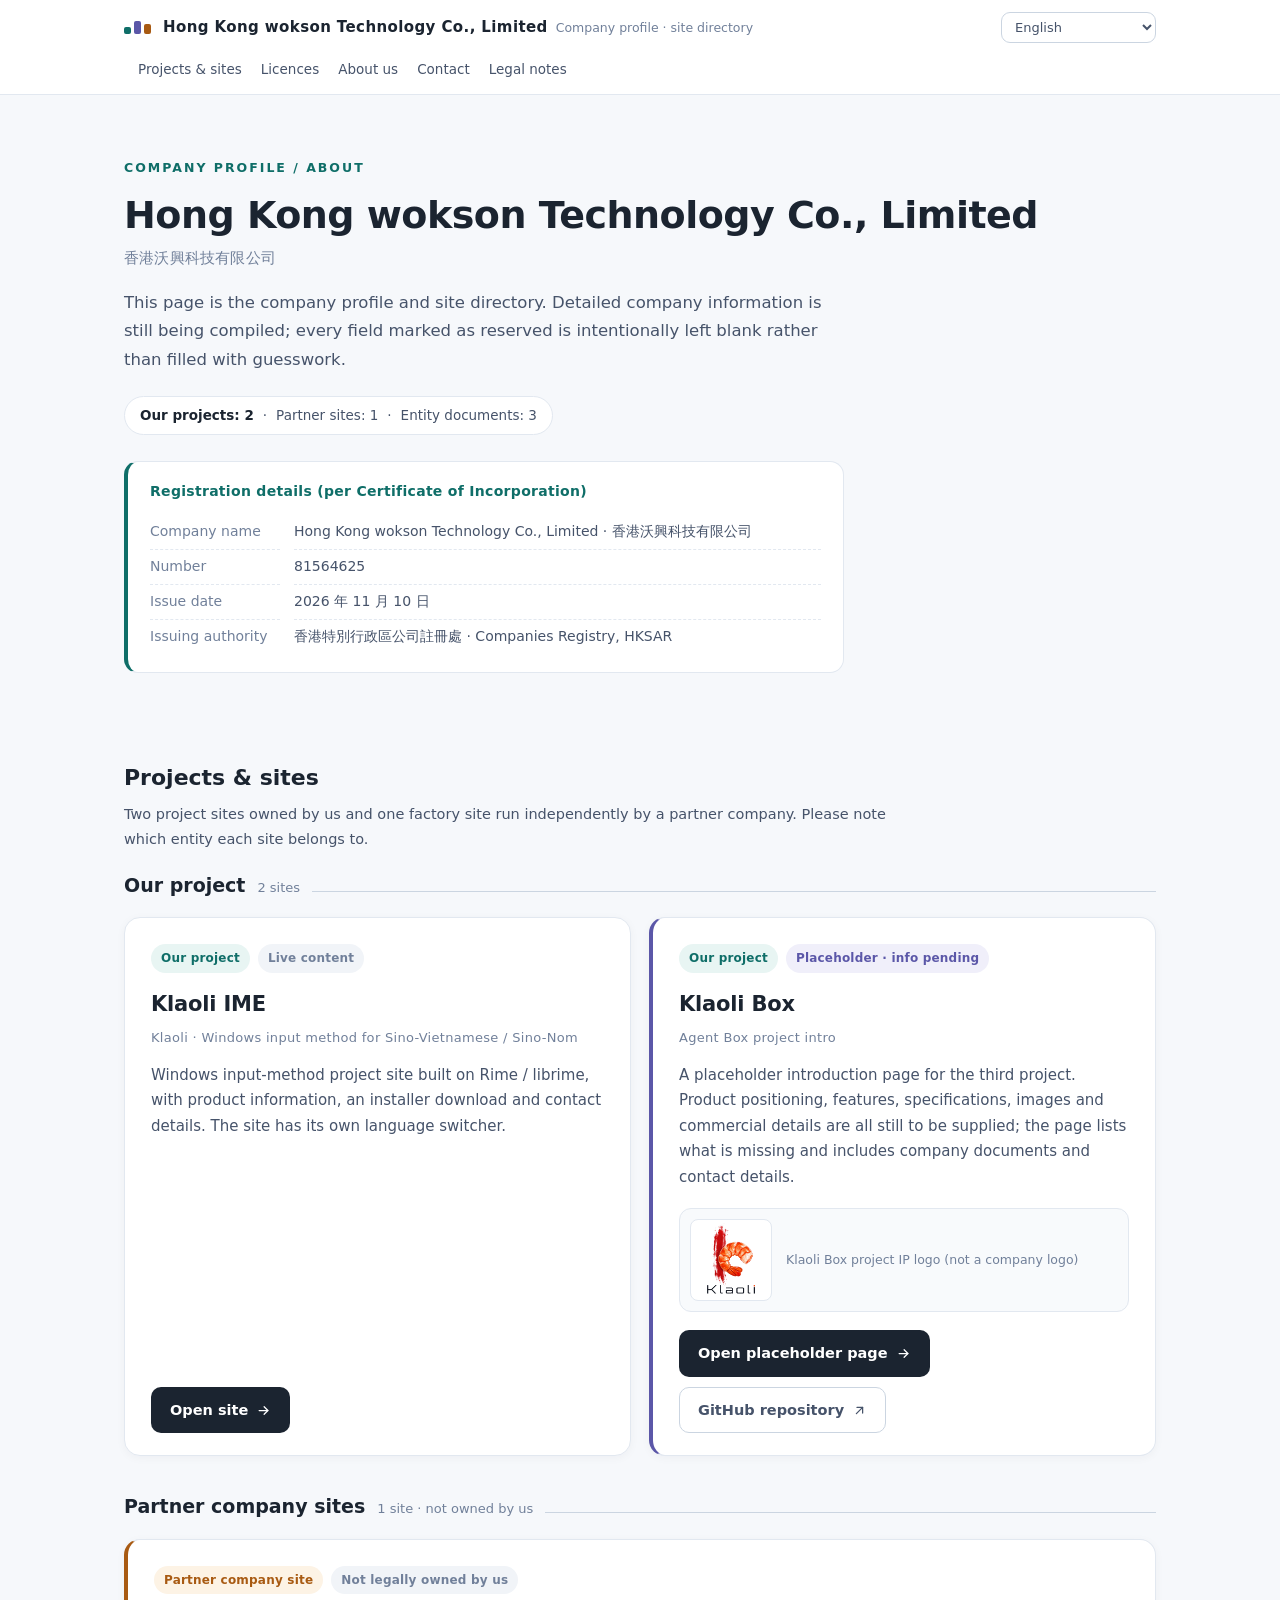
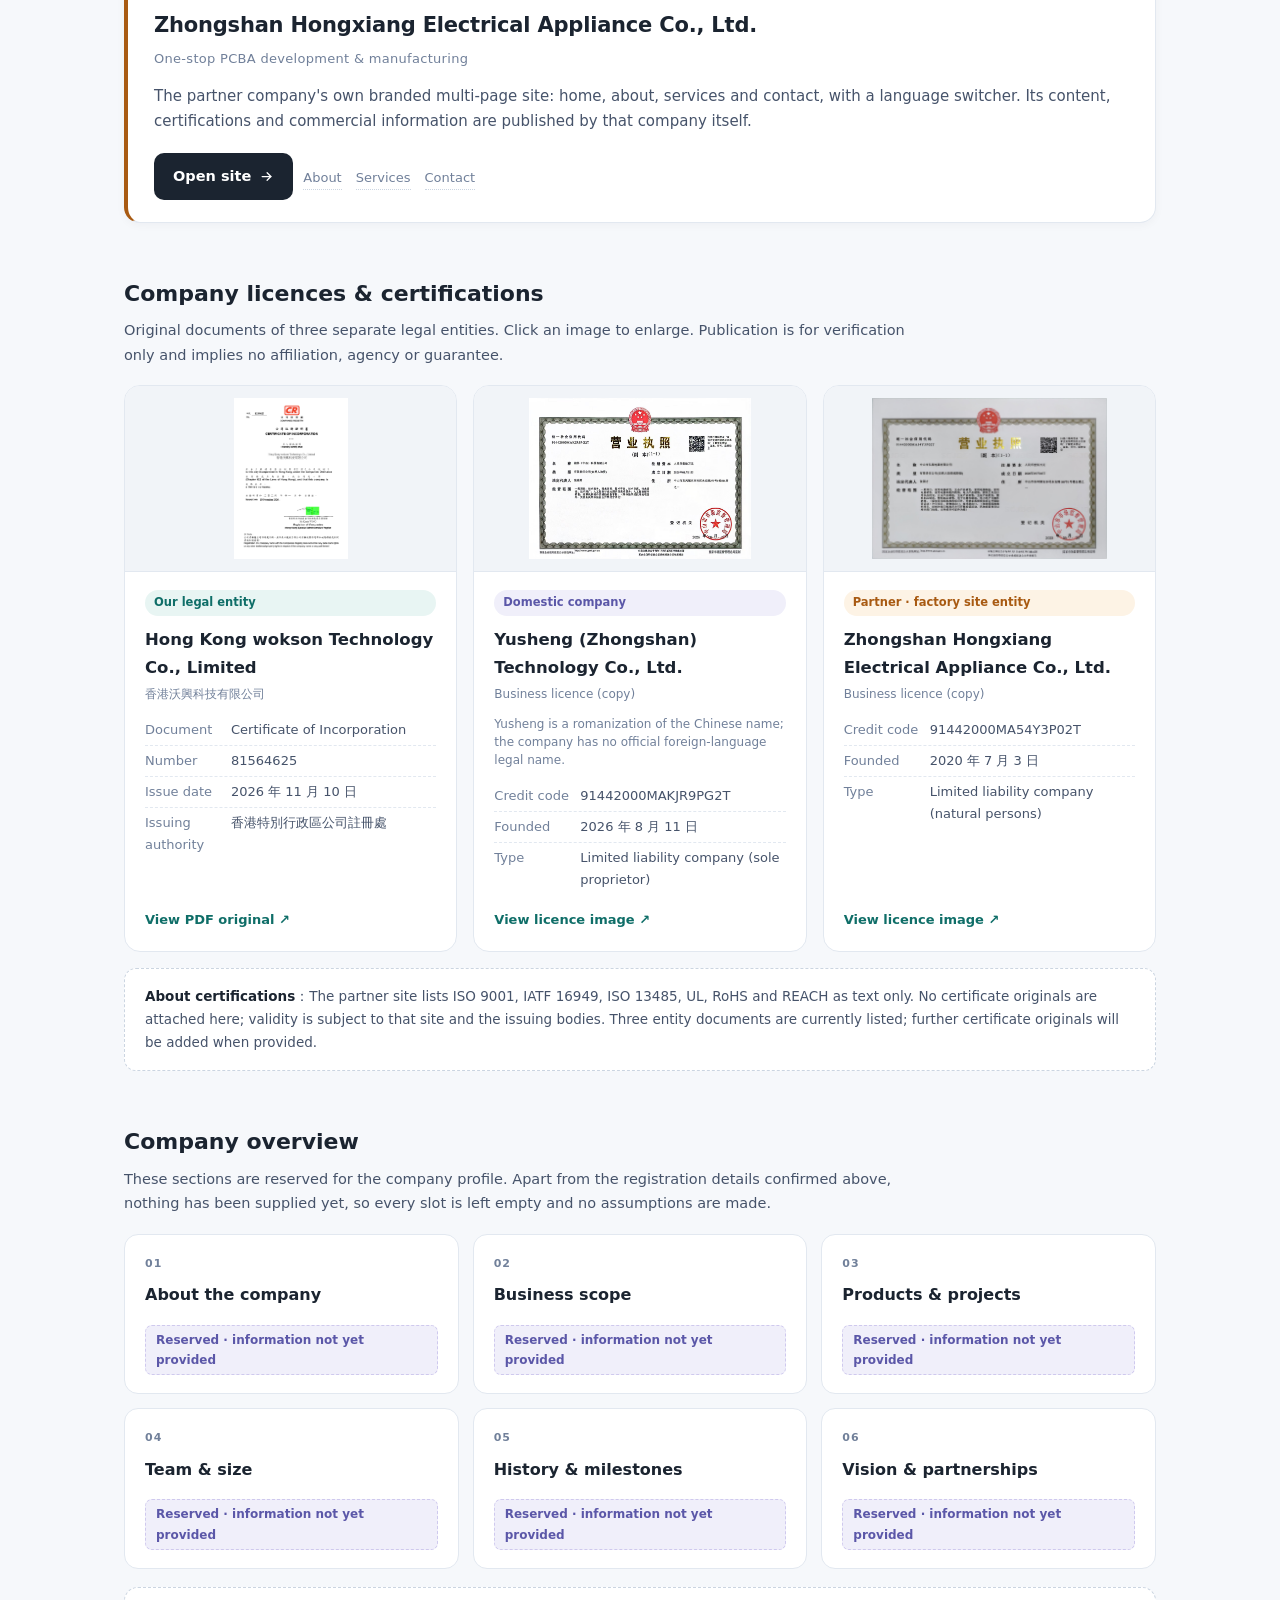
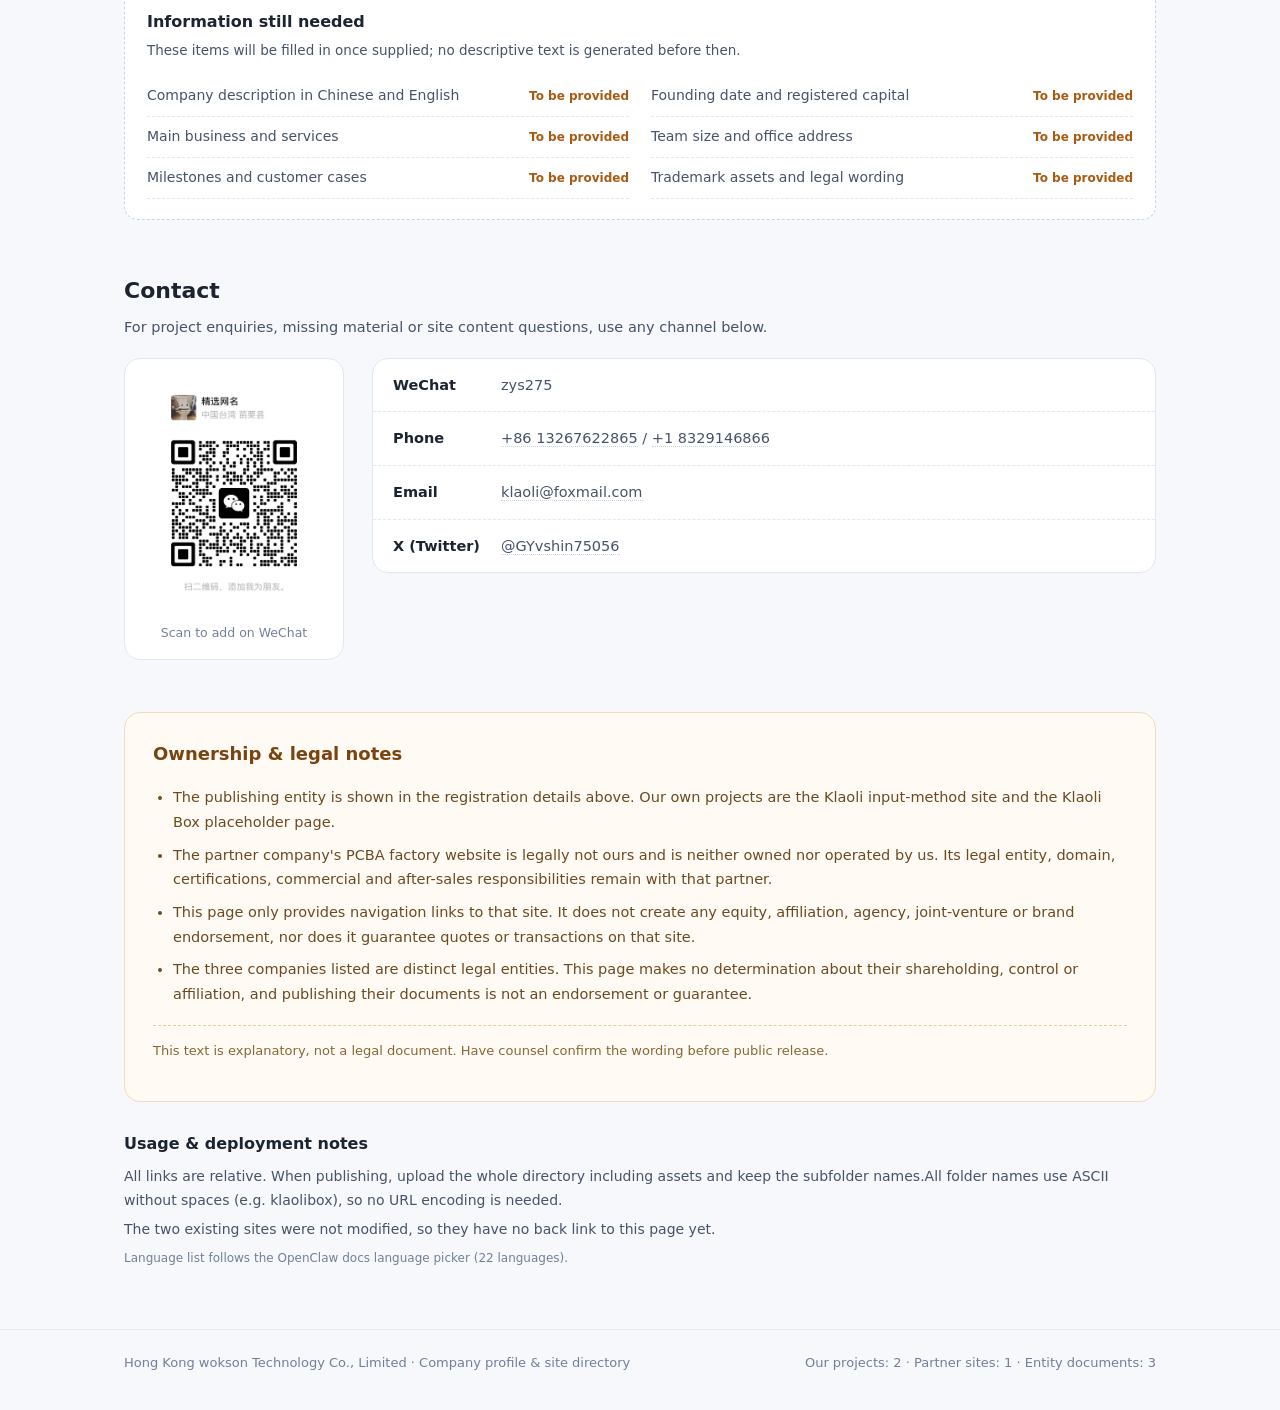
<file: html/index.html>
<!DOCTYPE html>
<html lang="zh-CN" dir="ltr">
<head>
<meta charset="UTF-8">
<meta name="viewport" content="width=device-width, initial-scale=1">
<title>香港沃興科技有限公司 · 公司介绍与站点导航</title>
<meta name="description" content="香港沃興科技有限公司公司介绍与站点导航：公司概览、项目与站点、企业证照与联系方式。">
<style>
  :root {
    --ink: #1B2430; --ink-2: #46536A; --ink-3: #71809A;
    --line: #E2E8F0; --line-2: #CBD5E1;
    --paper: #F6F8FB; --card: #FFFFFF;
    --own: #0F6E68; --own-bg: #E8F5F3;
    --partner: #A85A12; --partner-bg: #FDF3E5;
    --draft: #5B57A8; --draft-bg: #F0EFFA;
    --radius: 16px;
  }
  * { box-sizing: border-box; }
  html { scroll-behavior: smooth; }
  body {
    margin: 0; background: var(--paper); color: var(--ink);
    font-family: "Segoe UI", "Microsoft YaHei", "PingFang SC", "Hiragino Sans GB", system-ui, sans-serif;
    line-height: 1.7; -webkit-font-smoothing: antialiased;
  }
  .wrap { max-width: 1080px; margin: 0 auto; padding: 0 24px; }
  a { color: inherit; }
  a:focus-visible, select:focus-visible { outline: 3px solid #3B82F6; outline-offset: 3px; border-radius: 6px; }

  /* ---------- header ---------- */
  .topbar { background: rgba(255,255,255,.92); border-bottom: 1px solid var(--line); backdrop-filter: blur(8px); }
  .topbar .wrap { display: flex; align-items: center; gap: 12px; padding-top: 12px; padding-bottom: 12px; flex-wrap: wrap; }
  .mark { display: flex; gap: 3px; align-items: flex-end; }
  .mark i { width: 7px; height: 7px; border-radius: 2px; background: var(--own); display: block; }
  .mark i:nth-child(2) { height: 13px; background: var(--draft); }
  .mark i:nth-child(3) { height: 10px; background: var(--partner); }
  .brand { font-size: 15px; font-weight: 800; letter-spacing: .4px; }
  .brand small { font-weight: 500; color: var(--ink-3); font-size: 12.5px; margin-left: 8px; letter-spacing: 0; }
  .topbar .spacer { flex: 1; }
  .topbar .top-link { font-size: 13.5px; color: var(--ink-2); text-decoration: none; margin-left: 14px; }
  .topbar .top-link:hover { color: var(--own); }
  .lang-select {
    font: inherit; font-size: 13px; color: var(--ink-2); background: #fff;
    border: 1px solid var(--line-2); border-radius: 9px; padding: 6px 9px; max-width: 190px;
  }

  /* ---------- hero ---------- */
  .hero { padding: 58px 0 34px; }
  .kicker { display: inline-block; font-size: 12.5px; font-weight: 800; letter-spacing: 2px; color: var(--own); text-transform: uppercase; margin-bottom: 14px; }
  h1 { font-size: 38px; line-height: 1.25; font-weight: 800; margin: 0 0 6px; letter-spacing: -.5px; }
  .hero .en-name { font-size: 15px; color: var(--ink-3); margin: 0 0 18px; letter-spacing: .2px; }
  .hero p.lead { font-size: 16.5px; color: var(--ink-2); max-width: 700px; margin: 0; }
  .hero-note { display: inline-flex; align-items: center; gap: 9px; margin-top: 22px; background: #fff; border: 1px solid var(--line); border-radius: 999px; padding: 7px 15px; font-size: 13.5px; color: var(--ink-2); flex-wrap: wrap; }
  .hero-note b { color: var(--ink); }
  .company { margin-top: 26px; background: #fff; border: 1px solid var(--line); border-left: 4px solid var(--own); border-radius: 14px; padding: 18px 22px; max-width: 720px; }
  .company h2 { font-size: 14px; font-weight: 800; margin: 0 0 12px; color: var(--own); letter-spacing: .3px; }
  .idlist { margin: 0; display: grid; grid-template-columns: 130px 1fr; gap: 0 14px; font-size: 14px; }
  .idlist dt { color: var(--ink-3); padding: 5px 0; border-bottom: 1px dashed var(--line); }
  .idlist dd { margin: 0; color: var(--ink-2); padding: 5px 0; border-bottom: 1px dashed var(--line); }
  .idlist div { display: contents; }
  .idlist div:last-child dt, .idlist div:last-child dd { border-bottom: none; }

  /* ---------- section heads ---------- */
  .block { margin-top: 52px; }
  .sec-head { margin-bottom: 18px; }
  .sec-head h2 { font-size: 22px; font-weight: 800; margin: 0 0 6px; }
  .sec-head p { font-size: 14.5px; color: var(--ink-2); margin: 0; max-width: 800px; }

  /* ---------- company overview ---------- */
  .ov-grid { display: grid; grid-template-columns: repeat(3, minmax(0, 1fr)); gap: 14px; }
  .ov-card { background: #fff; border: 1px solid var(--line); border-radius: 14px; padding: 20px 20px 18px; min-height: 132px; display: flex; flex-direction: column; }
  .ov-card .num { font-size: 11px; font-weight: 800; color: var(--ink-3); letter-spacing: 1px; }
  .ov-card h3 { font-size: 16px; font-weight: 800; margin: 8px 0 16px; }
  .empty-chip { margin-top: auto; align-self: flex-start; font-size: 12px; font-weight: 700; color: var(--draft); background: var(--draft-bg); border: 1px dashed #CFC9EE; border-radius: 7px; padding: 4px 10px; }
  .pending { margin-top: 18px; background: #fff; border: 1px dashed var(--line-2); border-radius: 14px; padding: 20px 22px; }
  .pending h3 { font-size: 16px; font-weight: 800; margin: 0 0 4px; }
  .pending p { font-size: 13.5px; color: var(--ink-2); margin: 0 0 14px; }
  .pending ul { list-style: none; margin: 0; padding: 0; display: grid; grid-template-columns: repeat(2, minmax(0,1fr)); gap: 0 22px; }
  .pending li { display: flex; gap: 10px; justify-content: space-between; align-items: baseline; padding: 8px 0; border-bottom: 1px dashed var(--line); font-size: 14px; color: var(--ink-2); }
  .pending li b { color: var(--partner); font-size: 12px; white-space: nowrap; font-weight: 700; }

  /* ---------- groups & cards ---------- */
  .group-head { display: flex; align-items: baseline; gap: 12px; flex-wrap: wrap; margin-bottom: 16px; }
  .group-head h2 { font-size: 19px; font-weight: 800; margin: 0; }
  .group-head .count { font-size: 13px; color: var(--ink-3); }
  .group-head .rule { flex: 1; height: 1px; background: var(--line-2); min-width: 30px; }
  .grid { display: grid; grid-template-columns: repeat(2, minmax(0, 1fr)); gap: 18px; }
  .grid-single { grid-template-columns: 1fr; }
  .card { background: var(--card); border: 1px solid var(--line); border-radius: var(--radius); padding: 26px 26px 22px; display: flex; flex-direction: column; box-shadow: 0 2px 10px rgba(27,36,48,.04); transition: border-color .18s ease, box-shadow .18s ease, transform .18s ease; }
  .card:hover { border-color: var(--line-2); box-shadow: 0 8px 24px rgba(27,36,48,.09); transform: translateY(-2px); }
  .card.partner { border-left: 4px solid var(--partner); }
  .card.draft { border-left: 4px solid var(--draft); }
  .badges { display: flex; gap: 8px; flex-wrap: wrap; margin-bottom: 14px; }
  .badge { font-size: 12px; font-weight: 700; padding: 4px 10px; border-radius: 999px; letter-spacing: .2px; white-space: nowrap; }
  .badge.own { color: var(--own); background: var(--own-bg); }
  .badge.partner { color: var(--partner); background: var(--partner-bg); }
  .badge.draft { color: var(--draft); background: var(--draft-bg); }
  .badge.muted { color: var(--ink-3); background: #F1F4F8; }
  .card h3 { font-size: 21px; font-weight: 800; margin: 0 0 4px; letter-spacing: -.2px; }
  .card .en { font-size: 13px; color: var(--ink-3); margin: 0 0 14px; letter-spacing: .3px; }
  .card .desc { font-size: 15px; color: var(--ink-2); margin: 0 0 18px; }
  .actions { margin-top: auto; display: flex; gap: 10px; flex-wrap: wrap; align-items: center; }
  .btn { display: inline-flex; align-items: center; gap: 8px; text-decoration: none; padding: 10px 18px; border-radius: 10px; font-size: 14.5px; font-weight: 700; border: 1px solid transparent; transition: all .15s ease; }
  .btn-solid { background: var(--ink); color: #fff; }
  .btn-solid:hover { background: #334155; }
  .btn-quiet { background: #fff; color: var(--ink-2); border-color: var(--line-2); }
  .btn-quiet:hover { border-color: var(--ink-3); color: var(--ink); }
  .btn svg { width: 15px; height: 15px; fill: none; stroke: currentColor; stroke-width: 2; stroke-linecap: round; stroke-linejoin: round; }
  .sublinks { display: flex; gap: 14px; flex-wrap: wrap; padding-top: 4px; }
  .sublinks a { font-size: 13px; color: var(--ink-3); text-decoration: none; border-bottom: 1px dotted var(--line-2); }
  .sublinks a:hover { color: var(--own); border-bottom-color: var(--own); }
  .logo-strip { display: flex; align-items: center; gap: 14px; margin: 0 0 18px; background: #F8FAFC; border: 1px solid var(--line); border-radius: 12px; padding: 10px; }
  .logo-strip img { width: 82px; height: 82px; object-fit: contain; display: block; background: #fff; border-radius: 8px; border: 1px solid var(--line); flex: none; }
  .logo-strip span { font-size: 12.5px; color: var(--ink-3); line-height: 1.5; }

  /* ---------- licences ---------- */
  .lic-grid { display: grid; grid-template-columns: repeat(3, minmax(0, 1fr)); gap: 16px; }
  .lic-card { background: #fff; border: 1px solid var(--line); border-radius: var(--radius); overflow: hidden; display: flex; flex-direction: column; }
  .lic-thumb { display: block; height: 186px; padding: 12px; background: #F1F4F8; border-bottom: 1px solid var(--line); }
  .lic-thumb img { width: 100%; height: 100%; object-fit: contain; display: block; }
  .lic-body { padding: 18px 20px 20px; display: flex; flex-direction: column; flex: 1; }
  .lic-body h3 { font-size: 16.5px; font-weight: 800; margin: 10px 0 3px; }
  .lic-body .en { font-size: 12px; color: var(--ink-3); margin: 0 0 12px; line-height: 1.5; }
  .lic-dl { margin: 0 0 14px; font-size: 13px; }
  .lic-dl div { display: flex; gap: 10px; padding: 4px 0; border-bottom: 1px dashed var(--line); }
  .lic-dl div:last-child { border-bottom: none; }
  .lic-dl dt { flex: none; width: 76px; color: var(--ink-3); }
  .lic-dl dd { margin: 0; color: var(--ink-2); }
  .lic-file { margin-top: auto; font-size: 13px; font-weight: 700; text-decoration: none; color: var(--own); }
  .lic-file:hover { text-decoration: underline; }
  .lic-tag { font-size: 11.5px; font-weight: 700; padding: 3px 9px; border-radius: 999px; }
  .lic-tag.own { color: #0F6E68; background: #E8F5F3; }
  .lic-tag.partner { color: #A85A12; background: #FDF3E5; }
  .lic-tag.neutral { color: #5B57A8; background: #F0EFFA; }
  .lic-note { margin-top: 16px; background: #fff; border: 1px dashed var(--line-2); border-radius: 12px; padding: 16px 20px; font-size: 13.5px; color: var(--ink-2); }
  .lic-note b { color: var(--ink); }

  /* ---------- contact ---------- */
  .contact-grid { display: grid; grid-template-columns: 220px 1fr; gap: 28px; align-items: start; }
  .qr-box { background: #fff; border: 1px solid var(--line); border-radius: var(--radius); padding: 16px; text-align: center; }
  .qr-box img { width: 100%; max-width: 190px; height: auto; display: block; margin: 0 auto; border-radius: 8px; }
  .qr-box p { font-size: 12.5px; color: var(--ink-3); margin: 10px 0 0; }
  .clist { list-style: none; margin: 0; padding: 0; background: #fff; border: 1px solid var(--line); border-radius: var(--radius); overflow: hidden; }
  .clist li { display: flex; gap: 16px; align-items: baseline; padding: 14px 20px; border-bottom: 1px dashed var(--line); font-size: 14.5px; }
  .clist li:last-child { border-bottom: none; }
  .clist b { flex: none; width: 92px; color: var(--ink); }
  .clist span, .clist a { color: var(--ink-2); }
  .clist a { text-decoration: none; border-bottom: 1px dotted var(--line-2); }
  .clist a:hover { color: var(--own); border-bottom-color: var(--own); }

  /* ---------- notice / notes ---------- */
  .notice { margin-top: 52px; background: #FFFBF4; border: 1px solid #F0DCB8; border-radius: var(--radius); padding: 26px 28px; }
  .notice h2 { font-size: 18px; margin: 0 0 12px; font-weight: 800; color: #7A4410; }
  .notice ul { margin: 0; padding-left: 20px; font-size: 14.5px; color: #6B4A21; }
  .notice li { padding: 4px 0; }
  .notice .fine { margin-top: 14px; padding-top: 14px; border-top: 1px dashed #E8CDA4; font-size: 13px; color: #8A6636; }
  .howto { margin-top: 28px; font-size: 14px; color: var(--ink-2); }
  .howto h2 { font-size: 16px; font-weight: 800; color: var(--ink); margin: 0 0 8px; }
  .howto p { margin: 0 0 6px; }
  .lang-note { font-size: 12px; color: var(--ink-3); margin-top: 14px; }
  code { background: #EAEFF5; padding: 1px 6px; border-radius: 5px; font-size: 13px; }

  footer { margin-top: 60px; border-top: 1px solid var(--line); padding: 22px 0 36px; font-size: 13px; color: var(--ink-3); }
  footer .wrap { display: flex; gap: 12px; flex-wrap: wrap; justify-content: space-between; }

  /* ---------- RTL ---------- */
  [dir="rtl"] .company { border-left: 0; border-right: 4px solid var(--own); }
  [dir="rtl"] .card.partner { border-left: 0; border-right: 4px solid var(--partner); }
  [dir="rtl"] .card.draft { border-left: 0; border-right: 4px solid var(--draft); }
  [dir="rtl"] .brand small { margin-left: 0; margin-right: 8px; }
  [dir="rtl"] .topbar .top-link { margin-left: 0; margin-right: 14px; }
  [dir="rtl"] .hero-note { flex-direction: row-reverse; }

  @media (max-width: 900px) {
    .lic-grid, .ov-grid { grid-template-columns: 1fr 1fr; }
    .contact-grid { grid-template-columns: 1fr; }
    .qr-box { max-width: 260px; }
  }
  @media (max-width: 760px) {
    .hero { padding: 42px 0 26px; }
    h1 { font-size: 29px; }
    .grid, .lic-grid, .ov-grid, .pending ul { grid-template-columns: 1fr; }
    .card { padding: 22px 20px 20px; }
    .clist li { flex-direction: column; gap: 2px; }
    .clist b { width: auto; }
    .idlist { grid-template-columns: 110px 1fr; }
    .topbar .spacer { display: none; }
  }
</style>
</head>
<body data-page="guide">

<div class="topbar">
  <div class="wrap">
    <span class="mark" aria-hidden="true"><i></i><i></i><i></i></span>
    <span class="brand"><span data-i18n="c_name_hk">香港沃興科技有限公司</span><small data-i18n="g_tagline">公司介绍 · 站点导航</small></span>
    <span class="spacer"></span>
    <select id="lang-select" class="lang-select" aria-label="界面语言">
      <option value="en">English</option>
      <option value="zh-CN" selected>简体中文</option>
      <option value="zh-TW">繁體中文</option>
      <option value="ja-JP">日本語</option>
      <option value="es">Español</option>
      <option value="pt-BR">Português (BR)</option>
      <option value="ko">한국어</option>
      <option value="de">Deutsch</option>
      <option value="fr">Français</option>
      <option value="hi">हिन्दी</option>
      <option value="ar">العربية</option>
      <option value="it">Italiano</option>
      <option value="vi">Tiếng Việt</option>
      <option value="nl">Nederlands</option>
      <option value="fa">فارسی</option>
      <option value="tr">Türkçe</option>
      <option value="uk">Українська</option>
      <option value="id">Bahasa Indonesia</option>
      <option value="pl">Polski</option>
      <option value="th">ไทย</option>
      <option value="ru">Русский</option>
      <option value="sv">Svenska</option>
    </select>
    <nav aria-label="页内导航">
      <a class="top-link" href="#sites" data-i18n="g_nav_sites">项目与站点</a>
      <a class="top-link" href="#licenses" data-i18n="c_nav_licenses">企业证照</a>
      <a class="top-link" href="#about" data-i18n="g_nav_about">公司概览</a>
      <a class="top-link" href="#contact" data-i18n="c_nav_contact">联系方式</a>
      <a class="top-link" href="#legal" data-i18n="g_nav_legal">权属说明</a>
    </nav>
  </div>
</div>

<main class="wrap">

  <!-- ===== 首屏：公司署名 ===== -->
  <section class="hero">
    <span class="kicker" data-i18n="g_hero_kicker">Company Profile / 公司简介</span>
    <h1 data-i18n="c_name_hk">香港沃興科技有限公司</h1>
    <p class="en-name" data-i18n="c_name_hk_alt">Hong Kong wokson Technology Co., Limited</p>
    <p class="lead" data-i18n="g_hero_lead">本页为本公司介绍与站点导航入口。公司详细资料尚在整理，标注「待补充」的栏目为预留位置，未作任何推测填充。</p>
    <div class="hero-note">
      <b data-i18n="g_stat1">本公司项目 2</b><span>·</span>
      <span data-i18n="g_stat2">合作公司站点 1</span><span>·</span>
      <span data-i18n="g_stat3">主体证照 3 份</span>
    </div>
    <div class="company">
      <h2 data-i18n="g_id_h">注册信息（据公司註冊證明書）</h2>
      <dl class="idlist">
        <div><dt data-i18n="g_id_name">公司名称</dt><dd data-i18n="c_name_hk_full">香港沃興科技有限公司 / Hong Kong wokson Technology Co., Limited</dd></div>
        <div><dt data-i18n="c_lbl_no">编号</dt><dd>81564625</dd></div>
        <div><dt data-i18n="c_lbl_date">发出日期</dt><dd>2026 年 11 月 10 日</dd></div>
        <div><dt data-i18n="c_lbl_authority">签发机关</dt><dd>香港特別行政區公司註冊處 · Companies Registry, HKSAR</dd></div>
      </dl>
    </div>
  </section>

  <!-- ===== 项目与站点 ===== -->
  <section class="block" id="sites" aria-labelledby="sites-h">
    <div class="sec-head">
      <h2 id="sites-h" data-i18n="g_sites_h">项目与站点</h2>
      <p data-i18n="g_sites_p">本公司自有的两个项目站点，以及合作公司独立运营的工厂站点。请按站点归属区分浏览。</p>
    </div>
    <div class="group-head">
      <h2 data-i18n="c_badge_own">本公司项目</h2><span class="count" data-i18n="g_count_own">2 个站点</span><span class="rule"></span>
    </div>
    <div class="grid">

      <article class="card">
        <div class="badges"><span class="badge own" data-i18n="c_badge_own">本公司项目</span><span class="badge muted" data-i18n="g_badge_live">已上线内容</span></div>
        <h3 data-i18n="g_klaoli_name">Klaoli 输入法</h3>
        <p class="en" data-i18n="g_klaoli_sub">Klaoli · Windows 汉越 / 汉喃输入法</p>
        <p class="desc" data-i18n="g_klaoli_desc">基于 Rime / librime 的 Windows 输入法项目站，含产品说明、安装包下载与联系方式，页面自带多语言切换。</p>
        <div class="actions">
          <a class="btn btn-solid" href="klaolivietime/index.html"><span data-i18n="c_btn_open">打开网站</span>
            <svg viewBox="0 0 24 24"><path d="M5 12h14"/><path d="M13 6l6 6-6 6"/></svg>
          </a>
        </div>
      </article>

      <article class="card draft">
        <div class="badges"><span class="badge own" data-i18n="c_badge_own">本公司项目</span><span class="badge draft" data-i18n="c_badge_draft">占位页 · 资料待补</span></div>
        <h3>Klaoli Box</h3>
        <p class="en" data-i18n="g_box_sub">Agent Box 项目介绍</p>
        <p class="desc" data-i18n="g_box_desc">第三个项目的介绍页目前为占位版本：产品定位、功能、规格、图片与商务信息均待提供，页面内列有待补资料清单，并附企业证照与联系方式。</p>
        <div class="logo-strip">
          <a href="_archive/assets/klaoli-box-logo.png" target="_blank" rel="noopener" data-i18n-title="c_zoom" title="点击查看大图">
            <img src="_archive/assets/klaoli-box-logo.png" alt="Klaoli Box 项目产权 Logo：红色笔触与虾形图案，下方为 Klaoli 字样" data-i18n-alt="c_logo_alt" loading="lazy">
          </a>
          <span data-i18n="c_logo_note">Klaoli Box 项目产权标识（非公司标识）</span>
        </div>
        <div class="actions">
          <a class="btn btn-solid" href="klaolibox/index.html"><span data-i18n="g_btn_draft">打开占位页</span>
            <svg viewBox="0 0 24 24"><path d="M5 12h14"/><path d="M13 6l6 6-6 6"/></svg>
          </a>
          <a class="btn btn-quiet" href="https://github.com/KlaoliBox/clawbox_run_build" target="_blank" rel="noopener noreferrer"><span data-i18n="g_btn_repo">GitHub 仓库</span>
            <svg viewBox="0 0 24 24"><path d="M7 17L17 7"/><path d="M8 7h9v9"/></svg>
          </a>
        </div>
      </article>
    </div>

    <div class="group-head" style="margin-top:34px">
      <h2 data-i18n="g_group_partner">合作公司站点</h2><span class="count" data-i18n="g_count_partner">1 个站点 · 非本公司所属</span><span class="rule"></span>
    </div>
    <div class="grid grid-single">
      <article class="card partner">
        <div class="badges"><span class="badge partner" data-i18n="c_badge_partner">合作公司独立站点</span><span class="badge muted" data-i18n="c_badge_not_ours">法律上不属于本公司</span></div>
        <h3 data-i18n="c_name_hx">中山弘翔电器</h3>
        <p class="en" data-i18n="g_hx_sub">PCBA 电路板开发方案与生产一站式服务</p>
        <p class="desc" data-i18n="g_hx_desc">合作公司自有品牌独立站，包含首页、关于弘翔、服务能力和联系页面，支持多语言切换。站点内容、资质与商务信息由该公司自行发布。</p>
        <div class="actions">
          <a class="btn btn-solid" href="hxdq/index.html"><span data-i18n="c_btn_open">打开网站</span>
            <svg viewBox="0 0 24 24"><path d="M5 12h14"/><path d="M13 6l6 6-6 6"/></svg>
          </a>
          <div class="sublinks">
            <a href="hxdq/about.html" data-i18n="g_link_about">关于弘翔</a>
            <a href="hxdq/services.html" data-i18n="g_link_services">服务能力</a>
            <a href="hxdq/contact.html" data-i18n="c_nav_contact">联系方式</a>
          </div>
        </div>
      </article>
    </div>
  </section>

  <!-- ===== 企业证照与资质 ===== -->
  <section class="block" id="licenses" aria-labelledby="lic-h">
    <div class="sec-head">
      <h2 id="lic-h" data-i18n="c_licenses_h">企业证照与资质</h2>
      <p data-i18n="c_licenses_p">以下为三家相关法律主体的证照原件，点击图片可查看大图；证照分属不同法律主体，公示仅为便于核验，不代表彼此隶属、代理或担保关系。</p>
    </div>
    <div class="lic-grid">

      <article class="lic-card">
        <a class="lic-thumb" href="_archive/assets/hk-wokson-ci.png" target="_blank" rel="noopener" data-i18n-title="c_zoom" title="点击查看大图">
          <img src="_archive/assets/hk-wokson-ci.png" alt="企业证照原件图片" data-i18n-alt="c_alt_doc" loading="lazy">
        </a>
        <div class="lic-body">
          <span class="lic-tag own" data-i18n="c_tag_own">本公司署名主体</span>
          <h3 data-i18n="c_name_hk">香港沃興科技有限公司</h3>
          <p class="en" data-i18n="c_name_hk_alt">Hong Kong wokson Technology Co., Limited</p>
          <dl class="lic-dl">
            <div><dt data-i18n="c_lbl_cert">证照</dt><dd data-i18n="c_license_cert">公司註冊證明書</dd></div>
            <div><dt data-i18n="c_lbl_no">编号</dt><dd>81564625</dd></div>
            <div><dt data-i18n="c_lbl_date">发出日期</dt><dd>2026 年 11 月 10 日</dd></div>
            <div><dt data-i18n="c_lbl_authority">签发机关</dt><dd>香港特別行政區公司註冊處</dd></div>
          </dl>
          <a class="lic-file" href="_archive/assets/hk-wokson-ci.pdf" target="_blank" rel="noopener" data-i18n="c_pdf">查看 PDF 原件 ↗</a>
        </div>
      </article>

      <article class="lic-card">
        <a class="lic-thumb" href="_archive/assets/license-yusheng.jpg" target="_blank" rel="noopener" data-i18n-title="c_zoom" title="点击查看大图">
          <img src="_archive/assets/license-yusheng.jpg" alt="企业证照原件图片" data-i18n-alt="c_alt_doc" loading="lazy">
        </a>
        <div class="lic-body">
          <span class="lic-tag neutral" data-i18n="c_tag_neutral">境内公司</span>
          <h3 data-i18n="c_name_ys">渝昇（中山）科技有限公司</h3>
          <p class="en" data-i18n="c_license_biz">营业执照（副本）</p>
          <p class="en" data-i18n="c_ys_note">「Yusheng」为中文名称的罗马字转写；该公司无官方外文法定名称。</p>
          <dl class="lic-dl">
            <div><dt data-i18n="c_lbl_code">信用代码</dt><dd>91442000MAKJR9PG2T</dd></div>
            <div><dt data-i18n="c_lbl_founded">成立日期</dt><dd>2026 年 8 月 11 日</dd></div>
            <div><dt data-i18n="c_lbl_type">类型</dt><dd data-i18n="c_type_a">有限责任公司（自然人独资）</dd></div>
          </dl>
          <a class="lic-file" href="_archive/assets/license-yusheng.jpg" target="_blank" rel="noopener" data-i18n="c_fullimg">查看营业执照原图 ↗</a>
        </div>
      </article>

      <article class="lic-card">
        <a class="lic-thumb" href="_archive/assets/license-hongxiang.jpg" target="_blank" rel="noopener" data-i18n-title="c_zoom" title="点击查看大图">
          <img src="_archive/assets/license-hongxiang.jpg" alt="企业证照原件图片" data-i18n-alt="c_alt_doc" loading="lazy">
        </a>
        <div class="lic-body">
          <span class="lic-tag partner" data-i18n="c_tag_partner">合作公司 · 工厂站点主体</span>
          <h3 data-i18n="c_name_hx">中山市弘翔电器有限公司</h3>
          <p class="en" data-i18n="c_license_biz">营业执照（副本）</p>
          <dl class="lic-dl">
            <div><dt data-i18n="c_lbl_code">信用代码</dt><dd>91442000MA54Y3P02T</dd></div>
            <div><dt data-i18n="c_lbl_founded">成立日期</dt><dd>2020 年 7 月 3 日</dd></div>
            <div><dt data-i18n="c_lbl_type">类型</dt><dd data-i18n="c_type_b">有限责任公司（自然人投资或控股）</dd></div>
          </dl>
          <a class="lic-file" href="_archive/assets/license-hongxiang.jpg" target="_blank" rel="noopener" data-i18n="c_fullimg">查看营业执照原图 ↗</a>
        </div>
      </article>

    </div>
    <div class="lic-note"><b data-i18n="c_note_h">关于资质</b>：<span data-i18n="c_note">合作公司站点以文字公示 ISO 9001、IATF 16949、ISO 13485、UL、RoHS、REACH 等认证信息；本页未附证书原件，实际有效状态以该站点及发证机构为准。目前收录上述 3 份主体证照，如另有资质证书原件，待提供后补入。</span></div>
  </section>

  <!-- ===== 公司概览（预留） ===== -->
  <section class="block" id="about" aria-labelledby="about-h">
    <div class="sec-head">
      <h2 id="about-h" data-i18n="g_about_h">公司概览</h2>
      <p data-i18n="g_about_p">以下栏目为公司介绍的结构预留。除已由注册证明书确认的信息外，其余内容尚未提供，一律留空，不作推断。</p>
    </div>
    <div class="ov-grid">
      <article class="ov-card"><span class="num">01</span><h3 data-i18n="g_ov1">公司简介</h3><span class="empty-chip" data-i18n="c_placeholder">待补充 · 资料尚未提供</span></article>
      <article class="ov-card"><span class="num">02</span><h3 data-i18n="g_ov2">业务范围</h3><span class="empty-chip" data-i18n="c_placeholder">待补充 · 资料尚未提供</span></article>
      <article class="ov-card"><span class="num">03</span><h3 data-i18n="g_ov3">产品与项目</h3><span class="empty-chip" data-i18n="c_placeholder">待补充 · 资料尚未提供</span></article>
      <article class="ov-card"><span class="num">04</span><h3 data-i18n="g_ov4">团队与规模</h3><span class="empty-chip" data-i18n="c_placeholder">待补充 · 资料尚未提供</span></article>
      <article class="ov-card"><span class="num">05</span><h3 data-i18n="g_ov5">发展沿革</h3><span class="empty-chip" data-i18n="c_placeholder">待补充 · 资料尚未提供</span></article>
      <article class="ov-card"><span class="num">06</span><h3 data-i18n="g_ov6">愿景与合作</h3><span class="empty-chip" data-i18n="c_placeholder">待补充 · 资料尚未提供</span></article>
    </div>
    <div class="pending">
      <h3 data-i18n="g_pending_h">待补资料清单</h3>
      <p data-i18n="g_pending_p">以下资料到位后逐项填入；未到位前不生成介绍文字。</p>
      <ul>
        <li><span data-i18n="g_p1">公司中英文简介</span><b data-i18n="c_pending">待提供</b></li>
        <li><span data-i18n="g_p2">成立时间与注册资本</span><b data-i18n="c_pending">待提供</b></li>
        <li><span data-i18n="g_p3">主营业务与服务范围</span><b data-i18n="c_pending">待提供</b></li>
        <li><span data-i18n="g_p4">团队规模与办公地址</span><b data-i18n="c_pending">待提供</b></li>
        <li><span data-i18n="g_p5">发展历程与客户案例</span><b data-i18n="c_pending">待提供</b></li>
        <li><span data-i18n="g_p6">品牌商标与法务确认文本</span><b data-i18n="c_pending">待提供</b></li>
      </ul>
    </div>
  </section>

  <!-- ===== 联系方式 ===== -->
  <section class="block" id="contact" aria-labelledby="contact-h">
    <div class="sec-head">
      <h2 id="contact-h" data-i18n="c_contact_h">联系方式</h2>
      <p data-i18n="c_contact_p">项目咨询、资料补充与站点内容相关问题，可通过以下任一渠道联系。</p>
    </div>
    <div class="contact-grid">
      <div class="qr-box">
        <img src="_archive/assets/wechat-qr.jpg" alt="微信个人二维码，扫码添加好友" data-i18n-alt="c_qr_alt" loading="lazy">
        <p data-i18n="c_qr_cap">微信扫码添加</p>
      </div>
      <ul class="clist">
        <li><b data-i18n="c_ct_wechat">微信</b><span>zys275</span></li>
        <li><b data-i18n="c_ct_phone">手机</b><span><a href="tel:+8613267622865">+86 13267622865</a> / <a href="tel:+18329146866">+1 8329146866</a></span></li>
        <li><b data-i18n="c_ct_email">邮箱</b><span><a href="mailto:klaoli@foxmail.com">klaoli@foxmail.com</a></span></li>
        <li><b data-i18n="c_ct_x">推特 / X</b><span><a href="https://x.com/GYvshin75056" target="_blank" rel="noopener noreferrer">@GYvshin75056</a></span></li>
      </ul>
    </div>
  </section>

  <!-- ===== 权属与法律说明 ===== -->
  <section class="notice" id="legal" aria-labelledby="legal-h">
    <h2 id="legal-h" data-i18n="g_legal_h">权属与法律说明</h2>
    <ul>
      <li data-i18n="g_legal1">本页署名主体见上方注册信息；本公司项目为 Klaoli 输入法站点与 Klaoli Box 占位介绍页。</li>
      <li data-i18n="g_legal2">合作公司的 PCBA 工厂网站在法律上不属于本公司，亦不由本公司拥有或运营；其独立法人主体、域名、资质、商务与售后责任均归该合作公司。</li>
      <li data-i18n="g_legal3">本页对该站点仅提供导航链接，不构成股权、隶属、代理、合资或品牌背书关系，亦不对其报价与交易结果作出担保或要约。</li>
      <li data-i18n="g_legal4">所列三家公司为不同法律主体；本页不对其相互股权、控制或隶属关系作认定，证照公示不构成对任何一方的背书或担保。</li>
    </ul>
    <p class="fine" data-i18n="c_legal_fine">以上为便于区分站点归属的说明性文字，非法律文件；正式对外发布前，建议由法务按实际合作关系确认措辞。</p>
  </section>

  <section class="howto">
    <h2 data-i18n="g_deploy_h">使用与部署提示</h2>
    <p data-i18n="g_deploy">本页使用相对路径链接；对外部署时请连同 assets 目录一并上传，保持子目录名称不变。目录 klaoli box 名称含空格，浏览器会自动编码为 %20。</p>
    <p data-i18n="g_foot3">两个现有站点未作改动，因此暂无返回总览的回链。</p>
    <p class="lang-note" data-i18n="c_lang_note">语言列表参考 OpenClaw 文档站语言选择器，共 22 种。</p>
  </section>

</main>

<footer>
  <div class="wrap">
    <span><span data-i18n="c_name_hk">香港沃興科技有限公司</span> · <span data-i18n="g_foot1">公司介绍与站点导航</span></span>
    <span data-i18n="g_foot2">本公司项目 2 · 合作公司站点 1 · 主体证照 3 份</span>
  </div>
</footer>

<script src="_archive/assets/i18n.js"></script>
<script>SITE_I18N.init();</script>
</body>
</html>
</file>
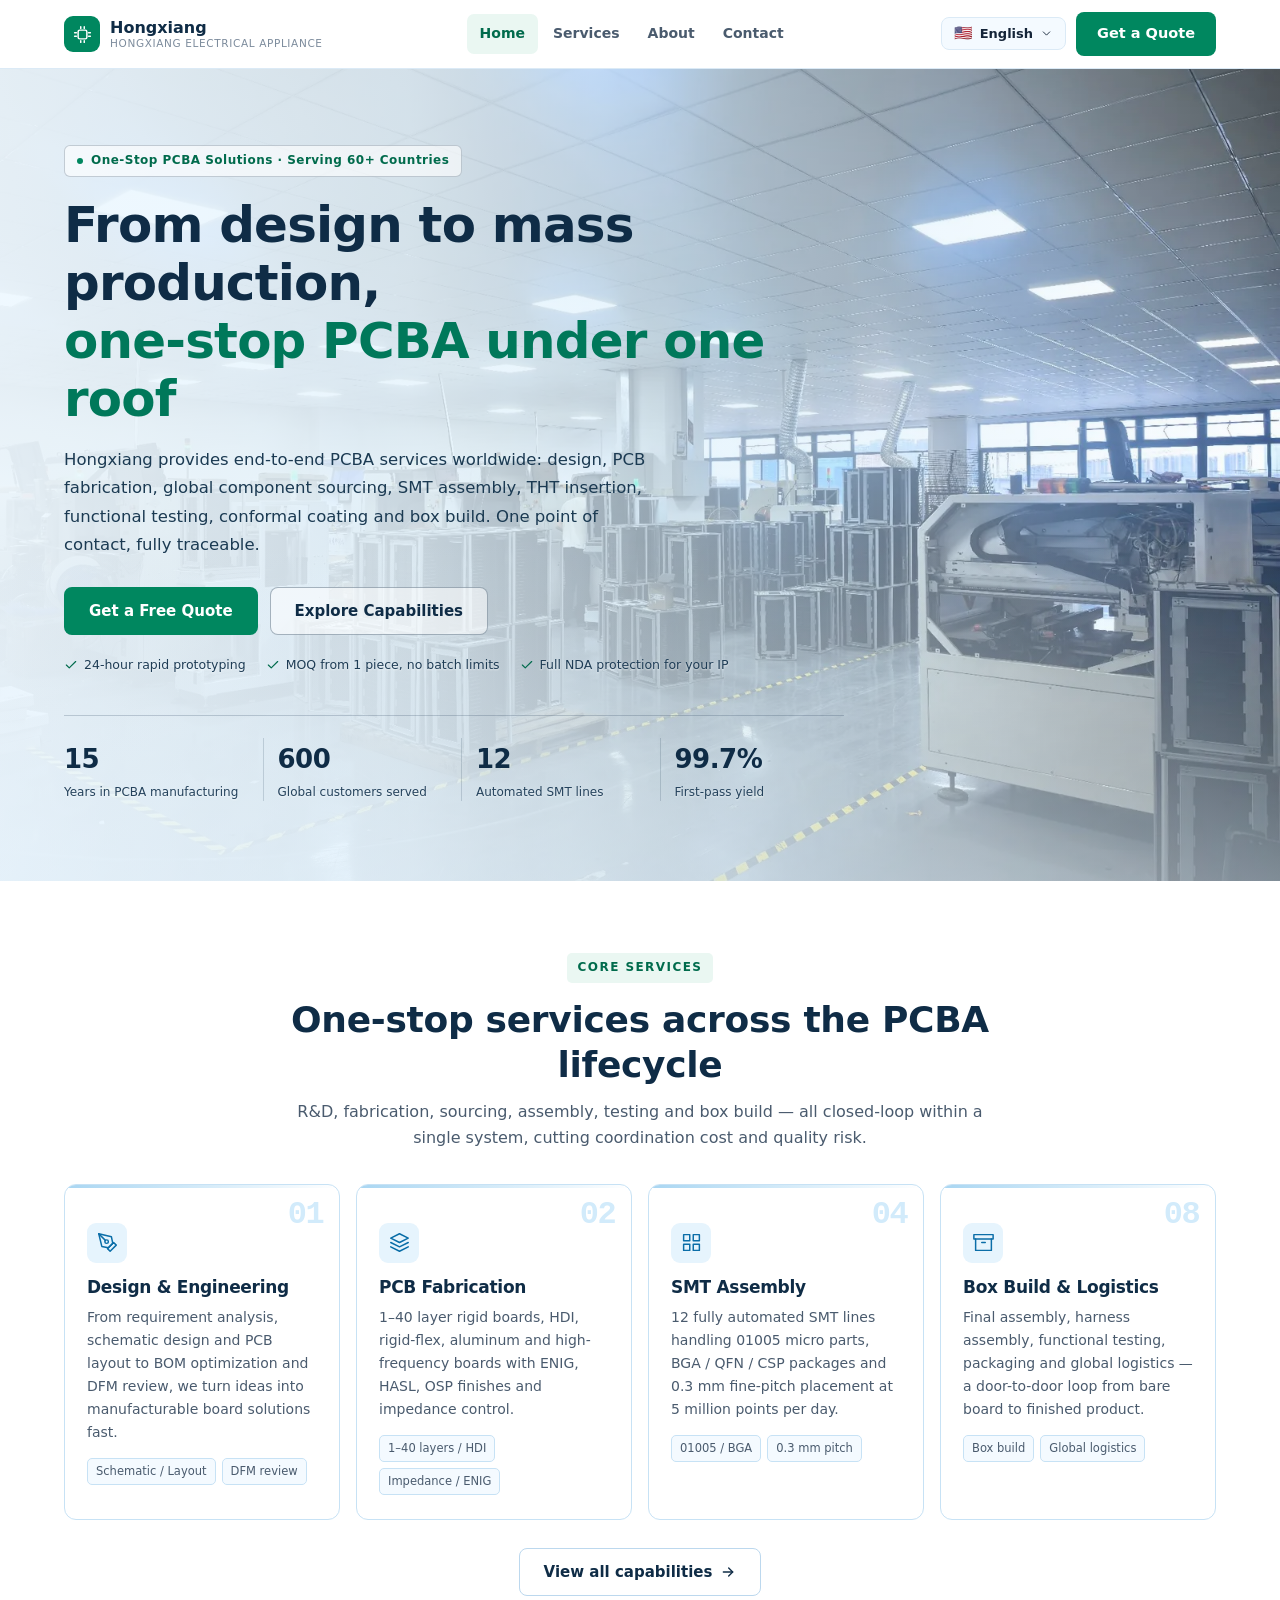
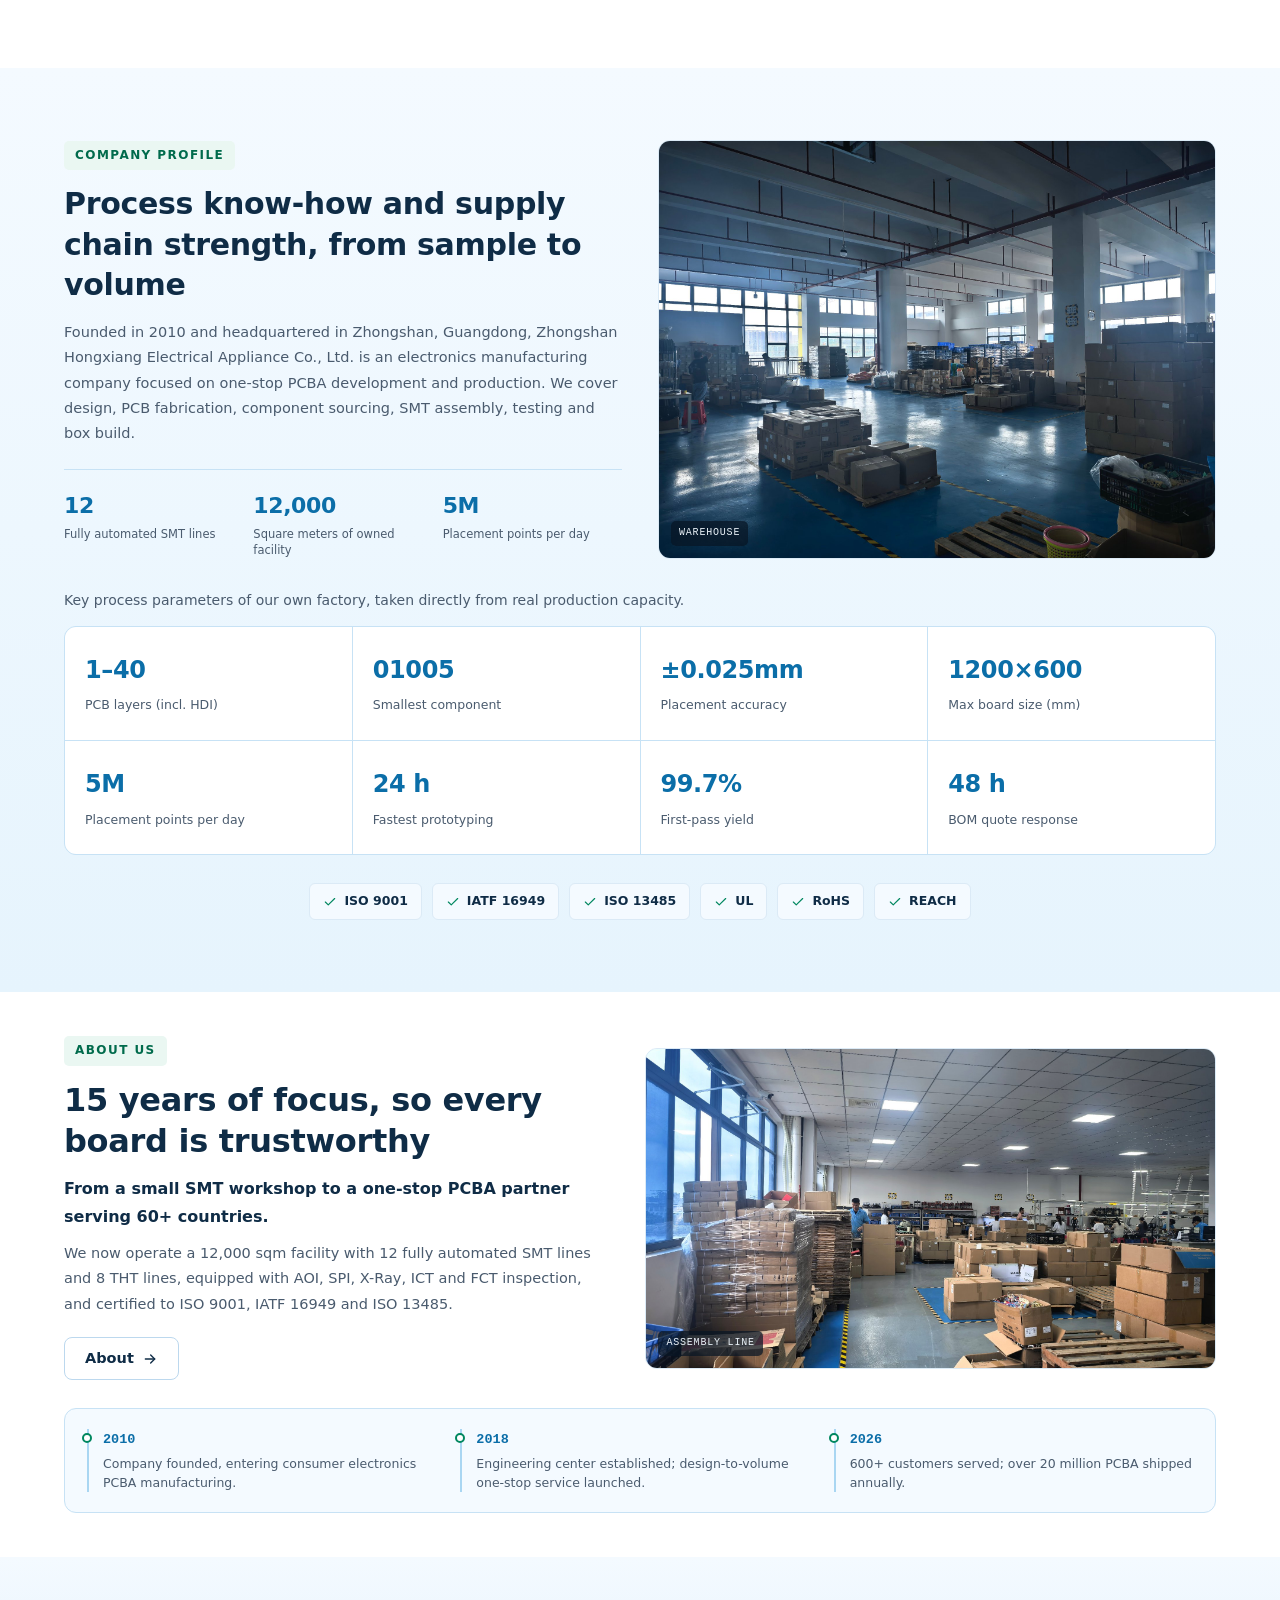
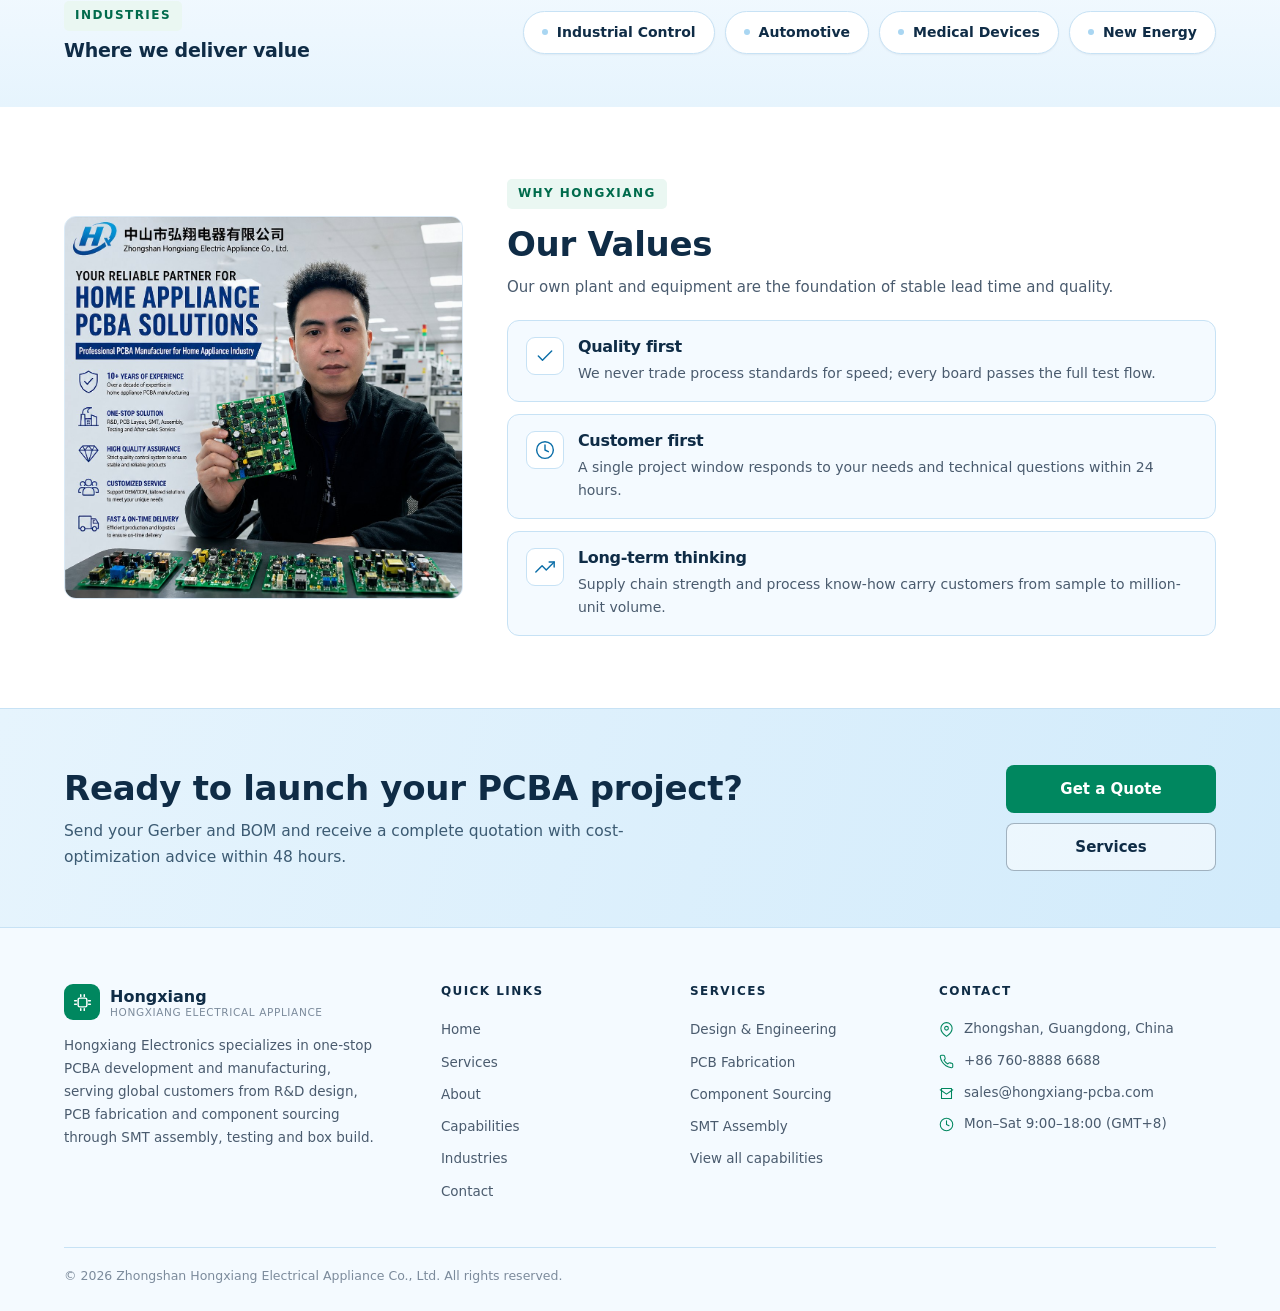
<file: html/hxdq/index.html>
<!DOCTYPE html>
<html lang="zh" dir="ltr">
<head>
<meta charset="UTF-8">
<meta name="viewport" content="width=device-width, initial-scale=1">
<title>中山弘翔电器 | PCBA 电路板开发方案与生产一站式服务</title>
<meta name="description" content="弘翔电器提供 PCBA 一站式服务：方案设计、PCB 制造、元器件采购、SMT 贴片、DIP 插件、测试验证与整机组装，服务全球 60 多个国家。">
<link rel="preload" as="image" href="assets/img/smt-3.webp" type="image/webp" fetchpriority="high">
<link rel="stylesheet" href="assets/css/style.css">
</head>
<body data-page="home">

<noscript><div class="noscript-note">本网站需启用 JavaScript 以显示多语言内容与导航。您可直接联系：<a href="tel:+8676088886688">+86 760-8888 6688</a> / <a href="mailto:sales@hongxiang-pcba.com">sales@hongxiang-pcba.com</a></div></noscript>
<div id="site-header"></div>

<main>

<!-- ============ HERO（整屏工厂照片主视觉 · 浅蓝透亮遮罩） ============ -->
<section class="hero">
  <!-- 主图为真实工厂照片。换图：把下面 webp / jpg 两处改成同一张照片的同名文件即可。 -->
  <div class="hero-media">
    <picture>
      <source srcset="assets/img/smt-3.webp" type="image/webp">
      <img src="assets/img/smt-3.jpg" alt="SMT production floor of Zhongshan Hongxiang Electrical Appliance Co., Ltd. / 中山市弘翔电器 SMT 贴片车间实景" width="1920" height="1440" fetchpriority="high" decoding="async">
    </picture>
  </div>
  <div class="container">
    <div class="hero-inner">
      <span class="hero-badge"><span class="pulse"></span><span data-i18n="hero.badge">PCBA 一站式解决方案 · 服务 60+ 国家</span></span>
      <h1><span data-i18n="hero.t1">从方案设计到量产交付，</span><span class="hl" data-i18n="hero.t2">一站式 PCBA 全流程服务</span></h1>
      <p class="hero-desc" data-i18n="hero.desc">弘翔电器为全球客户提供 PCBA 电路板开发方案与生产的一站式服务：方案设计、PCB 制造、元器件全球采购、SMT 贴片、DIP 插件、功能测试、三防灌封到整机组装。单一对接窗口，全程可追溯。</p>
      <div class="btn-row hero-cta">
        <a class="btn btn--primary btn--lg" href="contact.html"><span data-i18n="hero.c1">免费获取报价</span></a>
        <a class="btn btn--outline-dark btn--lg" href="index.html#cap"><span data-i18n="hero.c2">查看制造能力</span></a>
      </div>
      <div class="hero-note">
        <span><svg viewBox="0 0 24 24" fill="none" stroke="currentColor" stroke-width="2" stroke-linecap="round" stroke-linejoin="round"><path d="M20 6L9 17l-5-5"/></svg><span data-i18n="hero.n1">24 小时快速打样</span></span>
        <span><svg viewBox="0 0 24 24" fill="none" stroke="currentColor" stroke-width="2" stroke-linecap="round" stroke-linejoin="round"><path d="M20 6L9 17l-5-5"/></svg><span data-i18n="hero.n2">1 件起订，无最小批量限制</span></span>
        <span><svg viewBox="0 0 24 24" fill="none" stroke="currentColor" stroke-width="2" stroke-linecap="round" stroke-linejoin="round"><path d="M20 6L9 17l-5-5"/></svg><span data-i18n="hero.n3">NDA 保密协议全程护航</span></span>
      </div>
      <div class="hero-stats">
        <div><b data-i18n="hero.s1v">15</b><small data-i18n="hero.s1l">年 PCBA 行业经验</small></div>
        <div><b data-i18n="hero.s2v">600</b><small data-i18n="hero.s2l">家全球合作客户</small></div>
        <div><b data-i18n="hero.s3v">12</b><small data-i18n="hero.s3l">条全自动 SMT 产线</small></div>
        <div><b data-i18n="hero.s4v">99.7%</b><small data-i18n="hero.s4l">一次交验通过率</small></div>
      </div>
    </div>
  </div>
</section>

<!-- ============ SERVICES（首页只列 4 项，全部 8 项见 services.html） ============ -->
<section class="section" id="svc">
  <div class="container">
    <div class="sec-head center reveal">
      <span class="kicker" data-i18n="svc.k">核心服务</span>
      <h2 data-i18n="svc.t">覆盖 PCBA 全生命周期的一站式服务</h2>
      <p data-i18n="svc.d">研发、制造、采购、贴片、测试、组装——所有环节在同一体系内闭环，减少对接成本与质量风险。</p>
    </div>
    <div class="grid g-4">
      <article class="svc-card reveal">
        <span class="svc-num">01</span>
        <span class="svc-ic"><svg viewBox="0 0 24 24" fill="none" stroke="currentColor" stroke-width="1.7" stroke-linecap="round" stroke-linejoin="round"><path d="M12 19l7-7 3 3-7 7-3-3z"/><path d="M18 13l-1.5-7.5L2 2l3.5 14.5L13 18l5-5z"/><path d="M2 2l7.586 7.586"/><circle cx="11" cy="11" r="2"/></svg></span>
        <h3 data-i18n="svc.1.t">方案设计与研发</h3>
        <p data-i18n="svc.1.d"></p>
        <div class="svc-tags"><span data-i18n="svc.1.a"></span><span data-i18n="svc.1.b"></span></div>
      </article>
      <article class="svc-card reveal d1">
        <span class="svc-num">02</span>
        <span class="svc-ic"><svg viewBox="0 0 24 24" fill="none" stroke="currentColor" stroke-width="1.7" stroke-linecap="round" stroke-linejoin="round"><path d="M12 2L2 7l10 5 10-5-10-5z"/><path d="M2 17l10 5 10-5"/><path d="M2 12l10 5 10-5"/></svg></span>
        <h3 data-i18n="svc.2.t">PCB 制造</h3>
        <p data-i18n="svc.2.d"></p>
        <div class="svc-tags"><span data-i18n="svc.2.a"></span><span data-i18n="svc.2.b"></span></div>
      </article>
      <article class="svc-card reveal d2">
        <span class="svc-num">04</span>
        <span class="svc-ic"><svg viewBox="0 0 24 24" fill="none" stroke="currentColor" stroke-width="1.7" stroke-linecap="round" stroke-linejoin="round"><rect x="3" y="3" width="7" height="7"/><rect x="14" y="3" width="7" height="7"/><rect x="14" y="14" width="7" height="7"/><rect x="3" y="14" width="7" height="7"/></svg></span>
        <h3 data-i18n="svc.4.t">SMT 贴片</h3>
        <p data-i18n="svc.4.d"></p>
        <div class="svc-tags"><span data-i18n="svc.4.a"></span><span data-i18n="svc.4.b"></span></div>
      </article>
      <article class="svc-card reveal d3">
        <span class="svc-num">08</span>
        <span class="svc-ic"><svg viewBox="0 0 24 24" fill="none" stroke="currentColor" stroke-width="1.7" stroke-linecap="round" stroke-linejoin="round"><path d="M21 8v13H3V8"/><path d="M1 3h22v5H1z"/><path d="M10 12h4"/></svg></span>
        <h3 data-i18n="svc.8.t">整机组装与物流</h3>
        <p data-i18n="svc.8.d"></p>
        <div class="svc-tags"><span data-i18n="svc.8.a"></span><span data-i18n="svc.8.b"></span></div>
      </article>
    </div>
    <div style="text-align:center;margin-top:28px" class="reveal">
      <a class="btn btn--ghost btn--lg" href="services.html"><span data-i18n="svc.more">查看全部服务能力</span>
        <svg viewBox="0 0 24 24" fill="none" stroke="currentColor" stroke-width="2" stroke-linecap="round" stroke-linejoin="round"><path d="M5 12h14"/><path d="M13 6l6 6-6 6"/></svg>
      </a>
    </div>
  </div>
</section>

<!-- ============ 关于弘翔 · 制造实力（新图 1：仓库2） ============ -->
<section class="section section--sky" id="cap">
  <div class="container">
    <div class="cap-intro reveal">
      <div class="about-lead">
        <span class="kicker" data-i18n="ab.st.k">公司简介</span>
        <h2 data-i18n="ab.st.t">以工艺积累与供应链能力，陪伴客户从样品走到量产</h2>
        <p data-i18n="ab.p1"></p>
        <div class="mini-facts">
          <div><b data-i18n="eq.1.v"></b><small data-i18n="eq.1.l"></small></div>
          <div><b data-i18n="eq.6.v"></b><small data-i18n="eq.6.l"></small></div>
          <div><b data-i18n="eq.2.v"></b><small data-i18n="eq.2.l"></small></div>
        </div>
      </div>
      <div class="ph ph-4-3 ph--photo reveal d2">
        <img src="assets/img/warehouse-3.jpg" alt="Warehouse / 弘翔电器成品与物料仓储区实景" loading="lazy" decoding="async" width="1920" height="1440">
        <span class="ph__tag">Warehouse</span>
      </div>
    </div>

    <p class="cap-note" data-i18n="cap.d"></p>

    <div class="cap-grid reveal">
      <div class="cap-item"><b data-i18n="cap.1.v"></b><small data-i18n="cap.1.l"></small></div>
      <div class="cap-item"><b data-i18n="cap.2.v"></b><small data-i18n="cap.2.l"></small></div>
      <div class="cap-item"><b data-i18n="cap.3.v"></b><small data-i18n="cap.3.l"></small></div>
      <div class="cap-item"><b data-i18n="cap.4.v"></b><small data-i18n="cap.4.l"></small></div>
      <div class="cap-item"><b data-i18n="cap.5.v"></b><small data-i18n="cap.5.l"></small></div>
      <div class="cap-item"><b data-i18n="cap.6.v"></b><small data-i18n="cap.6.l"></small></div>
      <div class="cap-item"><b data-i18n="cap.7.v"></b><small data-i18n="cap.7.l"></small></div>
      <div class="cap-item"><b data-i18n="cap.8.v"></b><small data-i18n="cap.8.l"></small></div>
    </div>

    <div class="cert-row reveal">
      <span class="cert-chip"><svg viewBox="0 0 24 24" fill="none" stroke="currentColor" stroke-width="2" stroke-linecap="round" stroke-linejoin="round"><path d="M20 6L9 17l-5-5"/></svg>ISO 9001</span>
      <span class="cert-chip"><svg viewBox="0 0 24 24" fill="none" stroke="currentColor" stroke-width="2" stroke-linecap="round" stroke-linejoin="round"><path d="M20 6L9 17l-5-5"/></svg>IATF 16949</span>
      <span class="cert-chip"><svg viewBox="0 0 24 24" fill="none" stroke="currentColor" stroke-width="2" stroke-linecap="round" stroke-linejoin="round"><path d="M20 6L9 17l-5-5"/></svg>ISO 13485</span>
      <span class="cert-chip"><svg viewBox="0 0 24 24" fill="none" stroke="currentColor" stroke-width="2" stroke-linecap="round" stroke-linejoin="round"><path d="M20 6L9 17l-5-5"/></svg>UL</span>
      <span class="cert-chip"><svg viewBox="0 0 24 24" fill="none" stroke="currentColor" stroke-width="2" stroke-linecap="round" stroke-linejoin="round"><path d="M20 6L9 17l-5-5"/></svg>RoHS</span>
      <span class="cert-chip"><svg viewBox="0 0 24 24" fill="none" stroke="currentColor" stroke-width="2" stroke-linecap="round" stroke-linejoin="round"><path d="M20 6L9 17l-5-5"/></svg>REACH</span>
    </div>
  </div>
</section>

<!-- ============ 走进弘翔（新图 2：流水线工作中）· 置换原「六步流程」 ============ -->
<section class="section section--tight" id="story">
  <div class="container">
    <div class="story-split">
      <div class="story-copy reveal">
        <span class="kicker" data-i18n="ab.k">关于弘翔</span>
        <h2 data-i18n="ab.t">15 年专注，让每一块电路板都值得信赖</h2>
        <p class="story-lead" data-i18n="ab.d"></p>
        <p data-i18n="ab.p2"></p>
        <a class="btn btn--ghost" href="about.html"><span data-i18n="nav.about">关于弘翔</span>
          <svg viewBox="0 0 24 24" fill="none" stroke="currentColor" stroke-width="2" stroke-linecap="round" stroke-linejoin="round"><path d="M5 12h14"/><path d="M13 6l6 6-6 6"/></svg>
        </a>
      </div>
      <div class="ph ph-16-9 ph--photo reveal d2">
        <img src="assets/img/assembly-line.jpg" alt="Assembly and packing line in operation / 组装包装产线作业实景" loading="lazy" decoding="async" width="1920" height="1440">
        <span class="ph__tag">Assembly Line</span>
      </div>
    </div>
    <div class="milestones reveal">
      <div class="ml"><b data-i18n="ml.1.y"></b><p data-i18n="ml.1.t"></p></div>
      <div class="ml"><b data-i18n="ml.3.y"></b><p data-i18n="ml.3.t"></p></div>
      <div class="ml"><b data-i18n="ml.5.y"></b><p data-i18n="ml.5.t"></p></div>
    </div>
  </div>
</section>

<!-- ============ 应用行业（压成一行标签带） ============ -->
<section class="section section--sky section--tight" id="ind">
  <div class="container ind-bar">
    <div class="ind-bar__head">
      <span class="kicker" data-i18n="ind.k">应用行业</span>
      <h3 data-i18n="ind.t">我们服务的领域</h3>
    </div>
    <div class="ind-chips">
      <span data-i18n="ind.1.t">工业控制</span>
      <span data-i18n="ind.2.t">汽车电子</span>
      <span data-i18n="ind.3.t">医疗设备</span>
      <span data-i18n="ind.6.t">新能源</span>
    </div>
  </div>
</section>

<!-- ============ 品质与价值观（公司宣传海报）· 置换原「六个理由」 ============ -->
<section class="section" id="quality">
  <div class="container quality-split">
    <div class="ph ph-3-4 ph--photo ph--poster reveal">
      <img src="assets/img/company-profile-2.jpg" alt="Zhongshan Hongxiang company profile poster: engineer presenting a PCBA board / 中山市弘翔电器企业宣传海报：工程师展示 PCBA 电路板" loading="lazy" decoding="async" width="1083" height="1041">
    </div>
    <div class="quality-copy reveal d1">
      <span class="kicker" data-i18n="why.k">为什么选择弘翔</span>
      <h2 data-i18n="ab.val.t">我们的价值观</h2>
      <p class="quality-lead" data-i18n="ab.eq.d"></p>
      <div class="value-list">
        <div class="why"><span class="ic"><svg viewBox="0 0 24 24" fill="none" stroke="currentColor" stroke-width="1.7" stroke-linecap="round" stroke-linejoin="round"><path d="M20 6L9 17l-5-5"/></svg></span><div><h4 data-i18n="val.1.t"></h4><p data-i18n="val.1.d"></p></div></div>
        <div class="why"><span class="ic"><svg viewBox="0 0 24 24" fill="none" stroke="currentColor" stroke-width="1.7" stroke-linecap="round" stroke-linejoin="round"><circle cx="12" cy="12" r="10"/><path d="M12 6v6l4 2"/></svg></span><div><h4 data-i18n="val.2.t"></h4><p data-i18n="val.2.d"></p></div></div>
        <div class="why"><span class="ic"><svg viewBox="0 0 24 24" fill="none" stroke="currentColor" stroke-width="1.7" stroke-linecap="round" stroke-linejoin="round"><path d="M23 6l-9.5 9.5-5-5L1 18"/><path d="M17 6h6v6"/></svg></span><div><h4 data-i18n="val.3.t"></h4><p data-i18n="val.3.d"></p></div></div>
      </div>
    </div>
  </div>
</section>

<!-- ============ CTA（浅蓝） ============ -->
<section class="cta-band">
  <div class="container">
    <div class="reveal">
      <h2 data-i18n="cta.t">准备好启动您的 PCBA 项目了吗？</h2>
      <p data-i18n="cta.d"></p>
    </div>
    <div class="cta-actions reveal d1">
      <a class="btn btn--primary btn--lg" href="contact.html"><span data-i18n="btn.quote">获取报价</span></a>
      <a class="btn btn--outline-dark btn--lg" href="services.html"><span data-i18n="nav.svc">服务能力</span></a>
    </div>
  </div>
</section>

</main>

<footer class="footer" id="site-footer"></footer>

<button class="totop" id="totop" type="button" aria-label="Top" data-i18n-aria="ui.top">
  <svg viewBox="0 0 24 24" fill="none" stroke="currentColor" stroke-width="2.2" stroke-linecap="round" stroke-linejoin="round"><path d="M12 19V5"/><path d="M5 12l7-7 7 7"/></svg>
</button>

<script defer src="assets/js/langs/zh.js"></script>
<script defer src="assets/js/langs/en.js"></script>
<script defer src="assets/js/langs/ja.js"></script>
<script defer src="assets/js/langs/de.js"></script>
<script defer src="assets/js/langs/fr.js"></script>
<script defer src="assets/js/langs/es.js"></script>
<script defer src="assets/js/langs/pt.js"></script>
<script defer src="assets/js/langs/ru.js"></script>
<script defer src="assets/js/langs/ko.js"></script>
<script defer src="assets/js/langs/ar.js"></script>
<script defer src="assets/js/langs/vi.js"></script>
<script defer src="assets/js/langs/th.js"></script>
<script defer src="assets/js/langs/id.js"></script>
<script defer src="assets/js/langs/ms.js"></script>
<script defer src="assets/js/langs/tl.js"></script>
<script defer src="assets/js/langs/my.js"></script>
<script defer src="assets/js/langs/fa.js"></script>
<script defer src="assets/js/langs/el.js"></script>
<script defer src="assets/js/langs/tr.js"></script>
<script defer src="assets/js/app.js"></script>
</body>
</html>
</file>
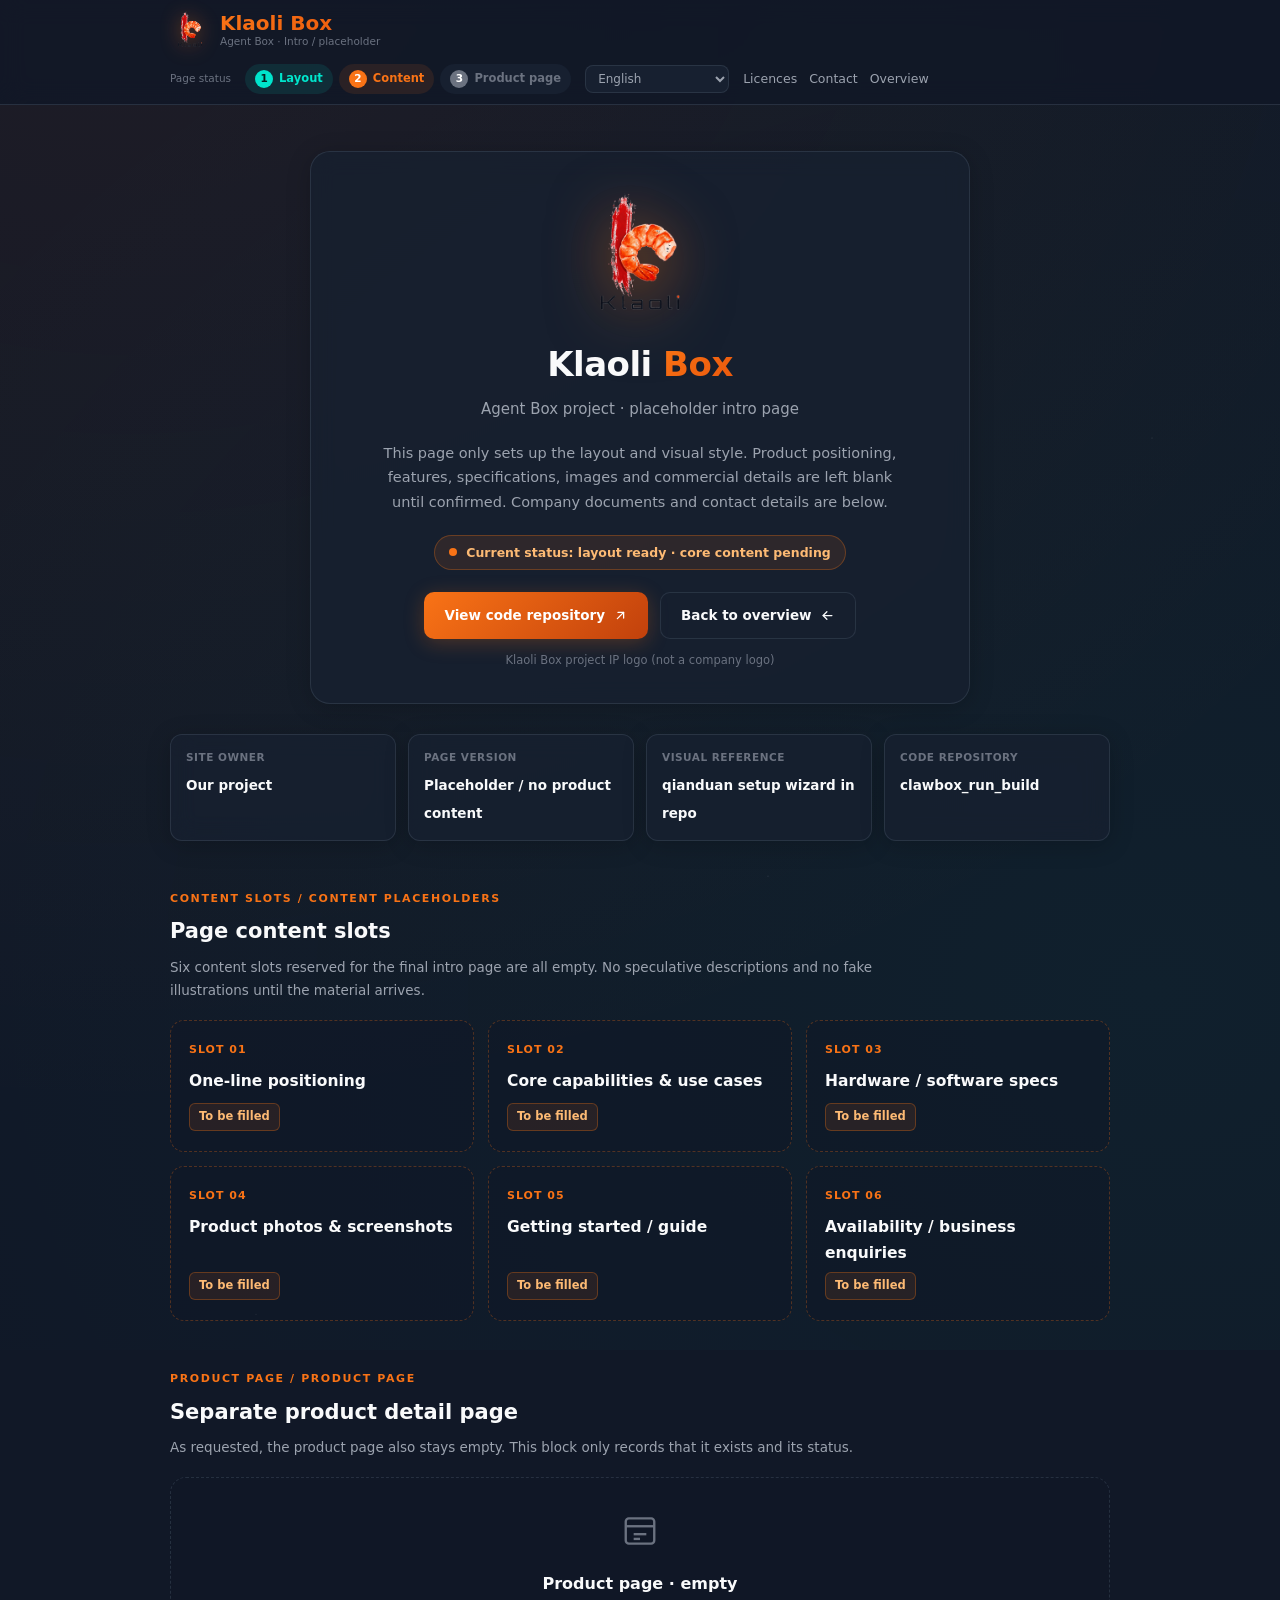
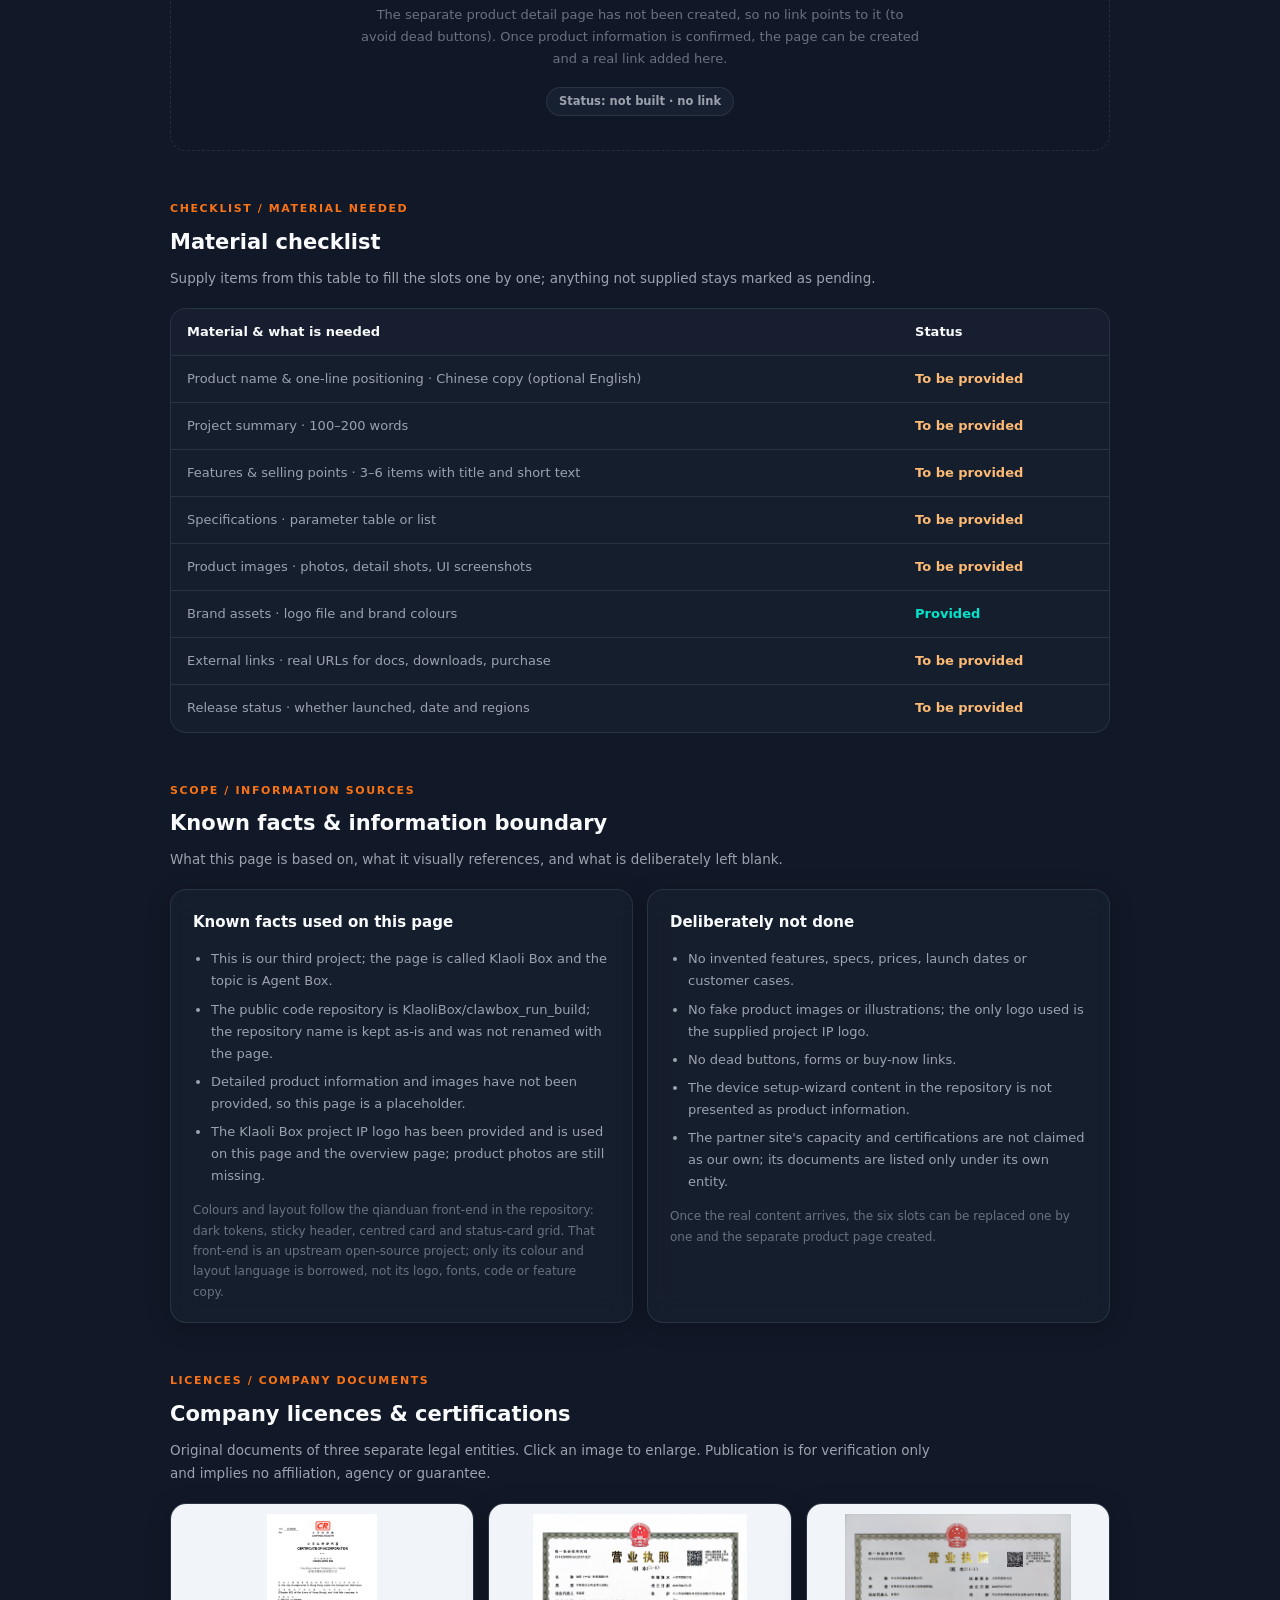
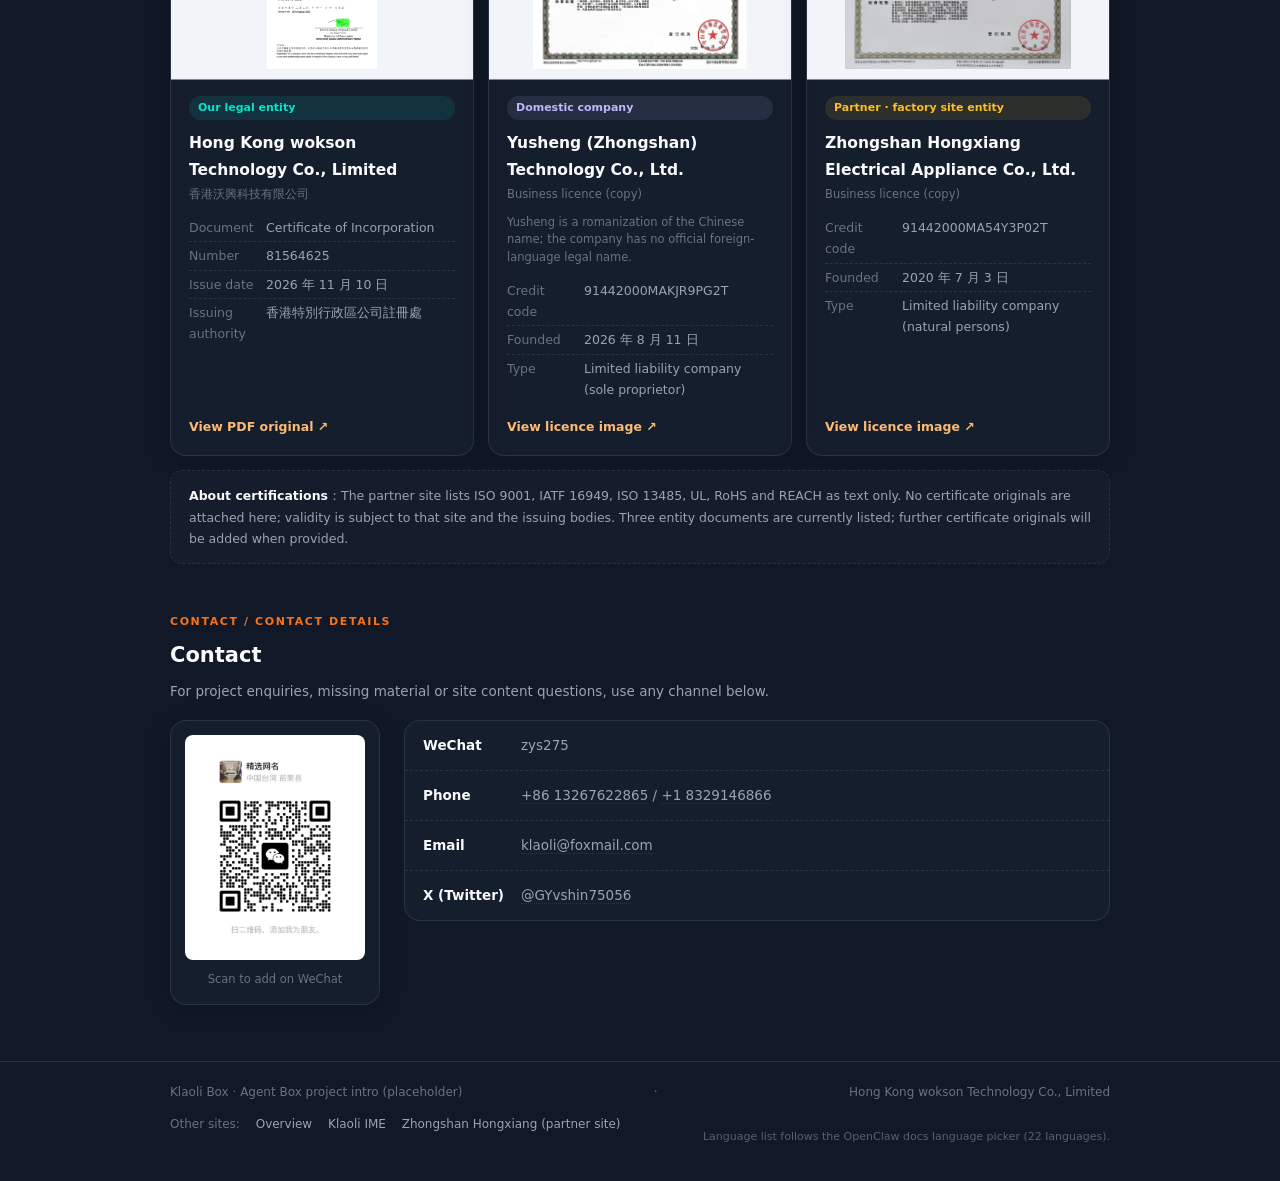
<file: html/klaoli box/index.html>
<!DOCTYPE html>
<html lang="zh-CN" dir="ltr">
<head>
<meta charset="UTF-8">
<meta name="viewport" content="width=device-width, initial-scale=1">
<title>Klaoli Box · Agent Box 项目介绍（占位版）</title>
<meta name="description" content="Klaoli Box 项目介绍页占位版本，产品核心内容与独立产品页面依然留空，附企业证照与联系方式。">
<style>
  /* Design tokens 参考仓库 qianduan/src/app/globals.css（深色向导 / 珊瑚橙 + 青色）。
     仅借用配色与排布语言，未引入仓库字体、图片、业务代码或文案。 */
  :root {
    --bg-deep: #111827;
    --bg-surface: #172030;
    --bg-elevated: #1e2939;
    --coral-bright: #f97316;
    --coral-mid: #ea580c;
    --coral-dark: #c2410c;
    --cyan-bright: #00e5cc;
    --cyan-mid: #14b8a6;
    --text-primary: #f9fafb;
    --text-secondary: #9ca3af;
    --text-muted: #6b7280;
    --border-subtle: rgba(54, 65, 83, 0.6);
    --border-accent: rgba(249, 115, 22, 0.3);
    --surface-card: rgba(23, 32, 48, 0.75);
    --surface-card-strong: rgba(23, 32, 48, 0.9);
    --font-display: "Segoe UI", "Microsoft YaHei", system-ui, sans-serif;
    --font-body: "Segoe UI", "Microsoft YaHei", "PingFang SC", system-ui, sans-serif;
    --radius: 16px;
  }
  * { box-sizing: border-box; }
  html { scroll-behavior: smooth; scrollbar-width: thin; scrollbar-color: #4b5563 var(--bg-deep); }
  ::-webkit-scrollbar { width: 8px; }
  ::-webkit-scrollbar-track { background: var(--bg-deep); }
  ::-webkit-scrollbar-thumb { background: #4b5563; border-radius: 4px; }
  ::-webkit-scrollbar-thumb:hover { background: #6b7280; }
  ::selection { background: rgba(249,115,22,.3); color: #fff; }
  body {
    margin: 0; background: var(--bg-deep); color: var(--text-primary);
    font-family: var(--font-body); line-height: 1.7;
    -webkit-font-smoothing: antialiased; overflow-x: hidden;
    min-height: 100vh;
  }
  h1, h2, h3, h4 { font-family: var(--font-display); }
  a { color: inherit; }
  a:focus-visible, select:focus-visible { outline: 2px solid var(--coral-bright); outline-offset: 3px; border-radius: 6px; }
  .wrap { max-width: 980px; margin: 0 auto; padding: 0 20px; }

  /* 星点 + 星云背景（照仓库 .bg-stars / .bg-nebula） */
  .bg-stars {
    background-image:
      radial-gradient(1px 1px at 20% 30%, rgba(255,255,255,.15) 0%, transparent 100%),
      radial-gradient(1px 1px at 40% 70%, rgba(255,255,255,.10) 0%, transparent 100%),
      radial-gradient(1px 1px at 60% 20%, rgba(255,255,255,.12) 0%, transparent 100%),
      radial-gradient(1px 1px at 80% 60%, rgba(255,255,255,.08) 0%, transparent 100%),
      radial-gradient(1px 1px at 10% 80%, rgba(255,255,255,.10) 0%, transparent 100%),
      radial-gradient(1px 1px at 70% 90%, rgba(255,255,255,.07) 0%, transparent 100%),
      radial-gradient(1px 1px at 90% 10%, rgba(255,255,255,.11) 0%, transparent 100%);
  }
  .bg-nebula::before {
    content: ""; position: fixed; top: -50%; left: -50%; width: 200%; height: 200%;
    background: radial-gradient(ellipse at 30% 20%, rgba(249,115,22,.06) 0%, transparent 60%),
                radial-gradient(ellipse at 70% 80%, rgba(0,229,204,.04) 0%, transparent 60%);
    pointer-events: none; z-index: 0;
  }
  .page { position: relative; z-index: 1; }

  .title-gradient {
    background: linear-gradient(135deg, #f97316 0%, #ea580c 100%);
    -webkit-background-clip: text; background-clip: text;
    -webkit-text-fill-color: transparent; color: transparent;
  }
  .card-surface {
    background: var(--surface-card); border: 1px solid var(--border-subtle);
    backdrop-filter: blur(12px); box-shadow: 0 4px 24px rgba(0,0,0,.2);
  }
  .btn-gradient {
    background: linear-gradient(135deg, var(--coral-bright) 0%, var(--coral-dark) 100%);
    box-shadow: 0 4px 20px rgba(249,115,22,.25); transition: opacity .2s, transform .2s, box-shadow .2s;
  }
  .btn-gradient:hover { opacity: .9; transform: scale(1.03); box-shadow: 0 8px 30px rgba(249,115,22,.35); }
  .btn-quiet { background: rgba(23,32,48,.7); border: 1px solid var(--border-subtle); transition: border-color .2s, color .2s; }
  .btn-quiet:hover { border-color: var(--border-accent); color: #fff; }

  /* ---------- header（仿 SetupWizard sticky header） ---------- */
  .topbar { position: sticky; top: 0; z-index: 50; background: rgba(17,24,39,.86); border-bottom: 1px solid var(--border-subtle); backdrop-filter: blur(12px); }
  .topbar .wrap { display: flex; align-items: center; justify-content: space-between; gap: 14px; padding-top: 10px; padding-bottom: 10px; flex-wrap: wrap; }
  .brand { display: flex; align-items: center; gap: 10px; text-decoration: none; }
  .brand-logo { width: 40px; height: 40px; display: block; flex: none; }
  .brand-logo img { width: 100%; height: 100%; object-fit: contain; display: block; filter: drop-shadow(0 2px 10px rgba(249,115,22,.45)); }
  .brand-txt { display: flex; flex-direction: column; line-height: 1.15; }
  .brand-txt b { font-family: var(--font-display); font-size: 20px; font-weight: 800; }
  .brand-txt small { font-size: 10.5px; color: var(--text-muted); }
  .head-right { display: flex; align-items: center; gap: 14px; flex-wrap: wrap; }
  .steps { display: flex; gap: 6px; flex-wrap: wrap; }
  .step { display: inline-flex; align-items: center; gap: 6px; padding: 5px 10px; border-radius: 999px; font-size: 11.5px; font-weight: 600; }
  .step i { display: inline-flex; align-items: center; justify-content: center; width: 18px; height: 18px; border-radius: 50%; font-size: 10.5px; font-weight: 800; color: #fff; font-style: normal; }
  .step.done { color: var(--cyan-bright); background: rgba(0,229,204,.1); }
  .step.done i { background: var(--cyan-bright); color: #04211f; }
  .step.active { color: var(--coral-bright); background: rgba(249,115,22,.1); }
  .step.active i { background: var(--coral-bright); }
  .step.idle { color: var(--text-muted); background: var(--bg-surface); }
  .step.idle i { background: var(--text-muted); }
  .steps-label { font-size: 10.5px; color: var(--text-muted); }
  .navlinks { display: flex; gap: 12px; flex-wrap: wrap; }
  .navlinks a { font-size: 12.5px; color: var(--text-secondary); text-decoration: none; }
  .navlinks a:hover { color: var(--coral-bright); }
  .lang-select {
    font: inherit; font-size: 12px; color: var(--text-secondary); background: var(--bg-surface);
    border: 1px solid var(--border-subtle); border-radius: 8px; padding: 5px 8px; max-width: 165px;
  }
  .lang-select option { background: var(--bg-surface); color: var(--text-primary); }

  /* ---------- hero（仿 WelcomeStep 居中卡片） ---------- */
  .hero { padding: 46px 0 8px; display: flex; justify-content: center; }
  .hero-card { width: 100%; max-width: 660px; border-radius: 20px; padding: 36px 34px 32px; text-align: center; }
  .hero-logo {
    width: 132px; height: 132px; margin: 0 auto;
    animation: float 3s ease-in-out infinite;
  }
  .hero-logo img { width: 100%; height: 100%; object-fit: contain; display: block; filter: drop-shadow(0 10px 30px rgba(249,115,22,.5)); }
  @keyframes float { 0%,100% { transform: translateY(0); } 50% { transform: translateY(-6px); } }
  .hero h1 { font-size: 34px; font-weight: 800; margin: 16px 0 4px; letter-spacing: -.5px; }
  .h1sub { font-size: 15px; color: var(--text-secondary); margin: 0 0 18px; }
  .hero p.lead { font-size: 14.5px; color: var(--text-secondary); max-width: 540px; margin: 0 auto 20px; }
  .state { display: inline-flex; align-items: center; gap: 9px; background: rgba(249,115,22,.1); border: 1px solid var(--border-accent); color: #fdba74; border-radius: 999px; padding: 6px 14px; font-size: 12.5px; font-weight: 700; margin-bottom: 22px; }
  .state .dot { width: 8px; height: 8px; border-radius: 50%; background: var(--coral-bright); }
  .actions { display: flex; gap: 12px; justify-content: center; flex-wrap: wrap; }
  .btn { display: inline-flex; align-items: center; gap: 8px; text-decoration: none; padding: 11px 20px; border-radius: 10px; font-size: 13.5px; font-weight: 700; }
  .btn svg { width: 15px; height: 15px; fill: none; stroke: currentColor; stroke-width: 2; stroke-linecap: round; stroke-linejoin: round; }
  .logo-caption { font-size: 11.5px; color: var(--text-muted); margin: 12px 0 0; }

  /* ---------- meta stat cards（仿 DoneStep 状态卡） ---------- */
  .meta-grid { display: grid; grid-template-columns: repeat(4, minmax(0,1fr)); gap: 12px; margin-top: 22px; }
  .meta-item { border-radius: 12px; padding: 14px 15px; }
  .meta-item small { display: block; font-size: 10.5px; font-weight: 700; letter-spacing: .5px; color: var(--text-muted); margin-bottom: 5px; text-transform: uppercase; }
  .meta-item b { font-size: 13.5px; font-weight: 700; color: var(--text-primary); word-break: break-all; }

  /* ---------- sections ---------- */
  section { margin-top: 42px; }
  .sec-head { margin-bottom: 18px; }
  .kicker { display: inline-block; font-size: 11px; font-weight: 800; letter-spacing: 1.6px; color: var(--coral-bright); text-transform: uppercase; margin-bottom: 6px; }
  .sec-head h2 { font-size: 21px; font-weight: 800; margin: 0 0 6px; }
  .sec-head p { font-size: 13.5px; color: var(--text-secondary); margin: 0; max-width: 760px; }

  /* ---------- slots（空内容卡片） ---------- */
  .slots { display: grid; grid-template-columns: repeat(3, minmax(0,1fr)); gap: 14px; }
  .slot { background: rgba(17,24,39,.45); border: 1.5px dashed rgba(249,115,22,.28); border-radius: 14px; padding: 20px 18px; min-height: 132px; display: flex; flex-direction: column; }
  .slot .num { font-size: 11px; font-weight: 800; color: var(--coral-bright); letter-spacing: 1px; }
  .slot h3 { font-size: 15.5px; font-weight: 800; margin: 8px 0 6px; color: var(--text-primary); }
  .slot .empty { margin-top: auto; align-self: flex-start; font-size: 11.5px; font-weight: 700; color: #fdba74; background: rgba(249,115,22,.1); border: 1px solid var(--border-accent); border-radius: 6px; padding: 3px 9px; }

  /* ---------- 产品页占位 ---------- */
  .product-void { border: 1.5px dashed var(--border-subtle); border-radius: 16px; background: rgba(17,24,39,.45); padding: 34px 24px; text-align: center; }
  .product-void svg { width: 38px; height: 38px; stroke: var(--text-muted); fill: none; stroke-width: 1.5; }
  .product-void h3 { font-size: 16px; font-weight: 800; margin: 12px 0 6px; }
  .product-void p { font-size: 13px; color: var(--text-muted); margin: 0 auto 16px; max-width: 560px; }
  .void-chip { display: inline-block; font-size: 11.5px; font-weight: 700; color: var(--text-secondary); background: var(--bg-surface); border: 1px solid var(--border-subtle); border-radius: 999px; padding: 4px 12px; }

  /* ---------- table ---------- */
  .tbl-wrap { border-radius: var(--radius); overflow-x: auto; border: 1px solid var(--border-subtle); background: var(--surface-card); }
  table { width: 100%; border-collapse: collapse; min-width: 520px; }
  th, td { padding: 12px 16px; text-align: left; font-size: 13px; border-bottom: 1px solid var(--border-subtle); vertical-align: top; }
  th { background: var(--surface-card-strong); font-weight: 800; color: var(--text-primary); white-space: nowrap; }
  tr:last-child td { border-bottom: none; }
  td { color: var(--text-secondary); }
  td.status { color: #fdba74; font-weight: 700; white-space: nowrap; }
  td.status.done { color: var(--cyan-bright); }

  /* ---------- panels ---------- */
  .two { display: grid; grid-template-columns: repeat(2, minmax(0,1fr)); gap: 14px; }
  .panel { border-radius: var(--radius); padding: 20px 22px; }
  .panel h3 { font-size: 15px; font-weight: 800; margin: 0 0 10px; }
  .panel ul { margin: 0; padding-left: 18px; font-size: 13px; color: var(--text-secondary); }
  .panel li { padding: 3px 0; }
  .panel .fine { font-size: 12px; color: var(--text-muted); margin: 10px 0 0; }
  .panel a { color: #fdba74; text-decoration: none; border-bottom: 1px dotted var(--border-accent); }
  .panel a:hover { color: var(--coral-bright); }
  code { background: rgba(249,115,22,.12); color: #fdba74; padding: 1px 5px; border-radius: 5px; font-size: 12px; }

  /* ---------- licenses ---------- */
  .lic-grid { display: grid; grid-template-columns: repeat(3, minmax(0,1fr)); gap: 14px; }
  .lic-card { border-radius: var(--radius); overflow: hidden; display: flex; flex-direction: column; }
  .lic-thumb { display: block; height: 176px; padding: 10px; background: #F1F4F8; border-bottom: 1px solid var(--border-subtle); }
  .lic-thumb img { width: 100%; height: 100%; object-fit: contain; display: block; }
  .lic-body { padding: 16px 18px 18px; display: flex; flex-direction: column; flex: 1; }
  .lic-body h3 { font-size: 15.5px; font-weight: 800; margin: 10px 0 3px; }
  .lic-body .en { font-size: 11.5px; color: var(--text-muted); margin: 0 0 11px; line-height: 1.5; }
  .lic-dl { margin: 0 0 13px; font-size: 12.5px; }
  .lic-dl div { display: flex; gap: 9px; padding: 3px 0; border-bottom: 1px dashed var(--border-subtle); }
  .lic-dl div:last-child { border-bottom: none; }
  .lic-dl dt { flex: none; width: 68px; color: var(--text-muted); }
  .lic-dl dd { margin: 0; color: var(--text-secondary); }
  .lic-file { margin-top: auto; font-size: 12.5px; font-weight: 700; text-decoration: none; color: #fdba74; }
  .lic-file:hover { text-decoration: underline; }
  .lic-tag { font-size: 11px; font-weight: 700; padding: 3px 9px; border-radius: 999px; }
  .lic-tag.own { color: var(--cyan-bright); background: rgba(0,229,204,.1); }
  .lic-tag.partner { color: #fbbf24; background: rgba(251,191,36,.1); }
  .lic-tag.neutral { color: #c4b5fd; background: rgba(196,181,253,.1); }
  .lic-note { margin-top: 14px; background: rgba(23,32,48,.7); border: 1px dashed var(--border-subtle); border-radius: 12px; padding: 14px 18px; font-size: 12.5px; color: var(--text-secondary); }
  .lic-note b { color: var(--text-primary); }

  /* ---------- contact ---------- */
  .contact-grid { display: grid; grid-template-columns: 210px 1fr; gap: 24px; align-items: start; }
  .qr-box { border-radius: var(--radius); padding: 14px; text-align: center; }
  .qr-box .qr-white { background: #fff; border-radius: 8px; padding: 8px; }
  .qr-box img { width: 100%; max-width: 176px; height: auto; display: block; margin: 0 auto; }
  .qr-box p { font-size: 11.5px; color: var(--text-muted); margin: 10px 0 0; }
  .clist { list-style: none; margin: 0; padding: 0; border-radius: var(--radius); overflow: hidden; border: 1px solid var(--border-subtle); background: var(--surface-card); }
  .clist li { display: flex; gap: 14px; align-items: baseline; padding: 13px 18px; border-bottom: 1px dashed var(--border-subtle); font-size: 13.5px; }
  .clist li:last-child { border-bottom: none; }
  .clist b { flex: none; width: 84px; color: var(--text-primary); }
  .clist span, .clist a { color: var(--text-secondary); }
  .clist a { text-decoration: none; border-bottom: 1px dotted var(--border-subtle); }
  .clist a:hover { color: var(--coral-bright); border-bottom-color: var(--coral-bright); }

  footer { margin-top: 56px; border-top: 1px solid var(--border-subtle); padding: 20px 0 34px; }
  footer .wrap { display: flex; gap: 12px; flex-wrap: wrap; justify-content: space-between; font-size: 12px; color: var(--text-muted); }
  footer a { color: var(--text-secondary); text-decoration: none; margin-left: 12px; }
  footer a:hover { color: var(--coral-bright); }
  .lang-note { font-size: 11px; color: var(--text-muted); margin-top: 14px; opacity: .8; }

  /* ---------- RTL ---------- */
  [dir="rtl"] th, [dir="rtl"] td { text-align: right; }
  [dir="rtl"] .panel ul { padding-left: 0; padding-right: 18px; }
  [dir="rtl"] footer a { margin-left: 0; margin-right: 12px; }

  @media (max-width: 900px) {
    .slots, .lic-grid { grid-template-columns: repeat(2, minmax(0,1fr)); }
    .meta-grid { grid-template-columns: repeat(2, minmax(0,1fr)); }
    .two { grid-template-columns: 1fr; }
  }
  @media (max-width: 620px) {
    .hero { padding: 28px 0 4px; }
    .hero-card { padding: 26px 20px 24px; }
    .hero h1 { font-size: 27px; }
    .slots, .lic-grid { grid-template-columns: 1fr; }
    .contact-grid { grid-template-columns: 1fr; }
    .qr-box { max-width: 240px; }
    .slot { min-height: 0; }
    .clist li { flex-direction: column; gap: 2px; }
    .clist b { width: auto; }
    .steps-label { display: none; }
  }
</style>
</head>
<body class="bg-stars bg-nebula" data-page="box">

<div class="page">

<header class="topbar">
  <div class="wrap">
    <a class="brand" href="#top" data-i18n-label="b_brand_aria" aria-label="Klaoli Box 介绍页顶部">
      <span class="brand-logo"><img src="../_archive/assets/klaoli-box-logo.png" alt="Klaoli Box 项目产权 Logo：红色笔触与虾形图案，下方为 Klaoli 字样" data-i18n-alt="c_logo_alt"></span>
      <span class="brand-txt">
        <b class="title-gradient">Klaoli Box</b>
        <small data-i18n="b_brand_sub">Agent Box · Intro / 占位版</small>
      </span>
    </a>
    <div class="head-right">
      <span class="steps-label" data-i18n="b_steps_label">页面状态</span>
      <div class="steps" data-i18n-label="b_steps_aria" aria-label="页面状态：结构已就位，核心内容待补，独立产品页待建">
        <span class="step done"><i>1</i><span data-i18n="b_step1">结构</span></span>
        <span class="step active"><i>2</i><span data-i18n="b_step2">内容</span></span>
        <span class="step idle"><i>3</i><span data-i18n="b_step3">产品页</span></span>
      </div>
      <select id="lang-select" class="lang-select" aria-label="界面语言">
        <option value="en">English</option>
        <option value="zh-CN" selected>简体中文</option>
        <option value="zh-TW">繁體中文</option>
        <option value="ja-JP">日本語</option>
        <option value="es">Español</option>
        <option value="pt-BR">Português (BR)</option>
        <option value="ko">한국어</option>
        <option value="de">Deutsch</option>
        <option value="fr">Français</option>
        <option value="hi">हिन्दी</option>
        <option value="ar">العربية</option>
        <option value="it">Italiano</option>
        <option value="vi">Tiếng Việt</option>
        <option value="nl">Nederlands</option>
        <option value="fa">فارسی</option>
        <option value="tr">Türkçe</option>
        <option value="uk">Українська</option>
        <option value="id">Bahasa Indonesia</option>
        <option value="pl">Polski</option>
        <option value="th">ไทย</option>
        <option value="ru">Русский</option>
        <option value="sv">Svenska</option>
      </select>
      <nav class="navlinks" aria-label="页内导航">
        <a href="#licenses" data-i18n="c_nav_licenses">企业证照</a>
        <a href="#contact" data-i18n="c_nav_contact">联系方式</a>
        <a href="../index.html" data-i18n="c_nav_overview">项目总览</a>
      </nav>
    </div>
  </div>
</header>

<main class="wrap" id="top">

  <!-- hero：仿 WelcomeStep 居中卡片，使用项目产权 Logo -->
  <section class="hero" style="margin-top:0">
    <div class="hero-card card-surface">
      <div class="hero-logo"><img src="../_archive/assets/klaoli-box-logo.png" alt="Klaoli Box 项目产权 Logo：红色笔触与虾形图案，下方为 Klaoli 字样" data-i18n-alt="c_logo_alt"></div>
      <h1>Klaoli <span class="title-gradient">Box</span></h1>
      <p class="h1sub" data-i18n="b_h1sub">Agent Box 项目 · 介绍页占位版本</p>
      <p class="lead" data-i18n="b_lead">本页只搭建页面骨架与视觉风格，产品定位、功能、规格、图片与商务信息一概留空，待资料确认后逐项填入。企业证照与联系方式见页面下方。</p>
      <div class="state"><span class="dot"></span><span data-i18n="b_state">当前状态：结构已就位 · 核心内容待补充</span></div>
      <div class="actions">
        <a class="btn btn-gradient" style="color:#fff" href="https://github.com/KlaoliBox/clawbox_run_build" target="_blank" rel="noopener noreferrer"><span data-i18n="b_btn_repo">查看代码仓库</span>
          <svg viewBox="0 0 24 24"><path d="M7 17L17 7"/><path d="M8 7h9v9"/></svg>
        </a>
        <a class="btn btn-quiet" href="../index.html"><span data-i18n="c_btn_back">返回项目总览</span>
          <svg viewBox="0 0 24 24"><path d="M19 12H5"/><path d="M11 6l-6 6 6 6"/></svg>
        </a>
      </div>
      <p class="logo-caption" data-i18n="c_logo_note">Klaoli Box 项目产权标识（非公司标识）</p>
    </div>
  </section>

  <div class="meta-grid">
    <div class="meta-item card-surface"><small data-i18n="b_meta1">站点归属</small><b data-i18n="c_badge_own">本公司项目</b></div>
    <div class="meta-item card-surface"><small data-i18n="b_meta2">页面版本</small><b data-i18n="b_meta_v2">占位版 / 无产品内容</b></div>
    <div class="meta-item card-surface"><small data-i18n="b_meta3">视觉参考</small><b data-i18n="b_meta_v3">仓库 qianduan 向导</b></div>
    <div class="meta-item card-surface"><small data-i18n="b_meta4">代码仓库</small><b>clawbox_run_build</b></div>
  </div>

  <!-- 内容槽位：核心介绍内容全部留空 -->
  <section aria-labelledby="slots-h">
    <div class="sec-head">
      <span class="kicker" data-i18n="b_slots_k">Content Slots / 内容槽位</span>
      <h2 id="slots-h" data-i18n="b_slots_h">页面内容槽位</h2>
      <p data-i18n="b_slots_p">正式介绍页预留的六个内容位，目前均为空。在资料到位前不会填入推测性描述，也不会用示意图顶替。</p>
    </div>
    <div class="slots">
      <div class="slot"><span class="num">SLOT 01</span><h3 data-i18n="b_s1">一句话产品定位</h3><span class="empty" data-i18n="c_empty">待补充</span></div>
      <div class="slot"><span class="num">SLOT 02</span><h3 data-i18n="b_s2">核心能力与使用场景</h3><span class="empty" data-i18n="c_empty">待补充</span></div>
      <div class="slot"><span class="num">SLOT 03</span><h3 data-i18n="b_s3">硬件 / 软件规格</h3><span class="empty" data-i18n="c_empty">待补充</span></div>
      <div class="slot"><span class="num">SLOT 04</span><h3 data-i18n="b_s4">产品照片与界面截图</h3><span class="empty" data-i18n="c_empty">待补充</span></div>
      <div class="slot"><span class="num">SLOT 05</span><h3 data-i18n="b_s5">上手流程 / 使用说明</h3><span class="empty" data-i18n="c_empty">待补充</span></div>
      <div class="slot"><span class="num">SLOT 06</span><h3 data-i18n="b_s6">获取方式 / 商务入口</h3><span class="empty" data-i18n="c_empty">待补充</span></div>
    </div>
  </section>

  <!-- 独立产品页面：明确留空，不造空链接 -->
  <section aria-labelledby="product-h">
    <div class="sec-head">
      <span class="kicker" data-i18n="b_prod_k">Product Page / 产品页面</span>
      <h2 id="product-h" data-i18n="b_prod_h">独立产品详情页</h2>
      <p data-i18n="b_prod_p">按你的要求，产品页面同样保持空置；此处仅登记它的存在与状态。</p>
    </div>
    <div class="product-void">
      <svg viewBox="0 0 24 24" aria-hidden="true"><rect x="3" y="4" width="18" height="16" rx="2"/><path d="M3 9h18"/><path d="M8 14h8"/><path d="M8 17h4"/></svg>
      <h3 data-i18n="b_void_h">产品页面 · 空</h3>
      <p data-i18n="b_void_p">独立产品详情页尚未创建，本页不设置指向它的跳转链接（避免出现点了没有反应的入口）。待产品资料确定后，可在此处新建页面并补上真实链接。</p>
      <span class="void-chip" data-i18n="b_void_chip">状态：待建 · 无跳转入口</span>
    </div>
  </section>

  <!-- 待补资料清单 -->
  <section aria-labelledby="list-h">
    <div class="sec-head">
      <span class="kicker" data-i18n="b_list_k">Checklist / 待补资料</span>
      <h2 id="list-h" data-i18n="b_list_h">待补资料清单</h2>
      <p data-i18n="b_list_p">后续按此表提供素材即可逐格填充；未提供的一律保持「待提供」。</p>
    </div>
    <div class="tbl-wrap">
      <table>
        <thead>
          <tr><th data-i18n="b_th1">素材与需要的内容</th><th data-i18n="b_th2">状态</th></tr>
        </thead>
        <tbody>
          <tr><td data-i18n="b_r1">产品名称与一句话定位 · 中文文案（可选英文版）</td><td class="status" data-i18n="c_pending">待提供</td></tr>
          <tr><td data-i18n="b_r2">项目简介 · 100–200 字说明</td><td class="status" data-i18n="c_pending">待提供</td></tr>
          <tr><td data-i18n="b_r3">功能与卖点 · 3–6 条，每条含标题与简述</td><td class="status" data-i18n="c_pending">待提供</td></tr>
          <tr><td data-i18n="b_r4">规格参数 · 参数表或清单</td><td class="status" data-i18n="c_pending">待提供</td></tr>
          <tr><td data-i18n="b_r5">产品图片 · 产品照、细节照、界面截图等图片文件</td><td class="status" data-i18n="c_pending">待提供</td></tr>
          <tr><td data-i18n="b_r6">品牌素材 · Logo 文件与品牌色值</td><td class="status done" data-i18n="c_provided">已提供</td></tr>
          <tr><td data-i18n="b_r7">外部链接 · 文档、下载、购买等真实 URL</td><td class="status" data-i18n="c_pending">待提供</td></tr>
          <tr><td data-i18n="b_r8">发布状态 · 是否已发布、时间与区域</td><td class="status" data-i18n="c_pending">待提供</td></tr>
        </tbody>
      </table>
    </div>
  </section>

  <!-- 已知事实 / 信息边界 -->
  <section aria-labelledby="boundary-h">
    <div class="sec-head">
      <span class="kicker" data-i18n="b_bound_k">Scope / 信息来源</span>
      <h2 id="boundary-h" data-i18n="b_bound_h">已知事实与信息边界</h2>
      <p data-i18n="b_bound_p">说明本页依据的信息来源、视觉参考对象，以及刻意留白的部分。</p>
    </div>
    <div class="two">
      <div class="panel card-surface">
        <h3 data-i18n="b_facts_h">本页依据的已知事实</h3>
        <ul>
          <li data-i18n="b_f1">这是本公司的第三个项目，页面名称为 Klaoli Box，主题为 Agent Box。</li>
          <li data-i18n="b_f2">项目对应公开代码仓库 KlaoliBox/clawbox_run_build；仓库名沿用原名称，未随页面名称更改。</li>
          <li data-i18n="b_f3">产品详细资料与图片尚未提供，本页为占位版本。</li>
          <li data-i18n="b_f4">Klaoli Box 项目产权 Logo 已提供，用于本页与总览页；产品照片仍待补。</li>
        </ul>
        <p class="fine" data-i18n="b_facts_fine">视觉与排布参考仓库内 qianduan 前端的深色配色、sticky 页头、居中卡片与状态卡网格。该前端为上游开源项目；本页仅借鉴配色与排布语言，未使用其 Logo 图片、字体、业务代码或功能文案。</p>
      </div>
      <div class="panel card-surface">
        <h3 data-i18n="b_no_h">刻意不做的事</h3>
        <ul>
          <li data-i18n="b_n1">不编造功能、参数、价格、发布时间或客户案例。</li>
          <li data-i18n="b_n2">不使用假的产品图或示意图；页面仅使用已提供的项目产权 Logo。</li>
          <li data-i18n="b_n3">不设置点了没有反应的按钮、表单或「立即购买」入口。</li>
          <li data-i18n="b_n4">不把仓库内设备端向导的业务内容写成产品介绍。</li>
          <li data-i18n="b_n5">不把合作公司站点的产能与认证作为本公司成果表述；其证照仅在下方按主体单独公示。</li>
        </ul>
        <p class="fine" data-i18n="b_no_fine">正式内容到位后，可逐项替换六个内容槽位，并新建独立产品详情页。</p>
      </div>
    </div>
  </section>

  <!-- 企业证照与资质 -->
  <section id="licenses" aria-labelledby="lic-h">
    <div class="sec-head">
      <span class="kicker" data-i18n="b_lic_k">Licenses / 企业证照</span>
      <h2 id="lic-h" data-i18n="c_licenses_h">企业证照与资质</h2>
      <p data-i18n="c_licenses_p">以下为三家相关法律主体的证照原件，点击图片可查看大图；证照分属不同法律主体，公示仅为便于核验，不代表彼此隶属、代理或担保关系。</p>
    </div>
    <div class="lic-grid">

      <article class="lic-card card-surface">
        <a class="lic-thumb" href="../_archive/assets/hk-wokson-ci.png" target="_blank" rel="noopener" data-i18n-title="c_zoom" title="点击查看大图">
          <img src="../_archive/assets/hk-wokson-ci.png" alt="企业证照原件图片" data-i18n-alt="c_alt_doc" loading="lazy">
        </a>
        <div class="lic-body">
          <span class="lic-tag own" data-i18n="c_tag_own">本公司署名主体</span>
          <h3 data-i18n="c_name_hk">香港沃興科技有限公司</h3>
          <p class="en" data-i18n="c_name_hk_alt">Hong Kong wokson Technology Co., Limited</p>
          <dl class="lic-dl">
            <div><dt data-i18n="c_lbl_cert">证照</dt><dd data-i18n="c_license_cert">公司註冊證明書</dd></div>
            <div><dt data-i18n="c_lbl_no">编号</dt><dd>81564625</dd></div>
            <div><dt data-i18n="c_lbl_date">发出日期</dt><dd>2026 年 11 月 10 日</dd></div>
            <div><dt data-i18n="c_lbl_authority">签发机关</dt><dd>香港特別行政區公司註冊處</dd></div>
          </dl>
          <a class="lic-file" href="../_archive/assets/hk-wokson-ci.pdf" target="_blank" rel="noopener" data-i18n="c_pdf">查看 PDF 原件 ↗</a>
        </div>
      </article>

      <article class="lic-card card-surface">
        <a class="lic-thumb" href="../_archive/assets/license-yusheng.jpg" target="_blank" rel="noopener" data-i18n-title="c_zoom" title="点击查看大图">
          <img src="../_archive/assets/license-yusheng.jpg" alt="企业证照原件图片" data-i18n-alt="c_alt_doc" loading="lazy">
        </a>
        <div class="lic-body">
          <span class="lic-tag neutral" data-i18n="c_tag_neutral">境内公司</span>
          <h3 data-i18n="c_name_ys">渝昇（中山）科技有限公司</h3>
          <p class="en" data-i18n="c_license_biz">营业执照（副本）</p>
          <p class="en" data-i18n="c_ys_note">「Yusheng」为中文名称的罗马字转写；该公司无官方外文法定名称。</p>
          <dl class="lic-dl">
            <div><dt data-i18n="c_lbl_code">信用代码</dt><dd>91442000MAKJR9PG2T</dd></div>
            <div><dt data-i18n="c_lbl_founded">成立日期</dt><dd>2026 年 8 月 11 日</dd></div>
            <div><dt data-i18n="c_lbl_type">类型</dt><dd data-i18n="c_type_a">有限责任公司（自然人独资）</dd></div>
          </dl>
          <a class="lic-file" href="../_archive/assets/license-yusheng.jpg" target="_blank" rel="noopener" data-i18n="c_fullimg">查看营业执照原图 ↗</a>
        </div>
      </article>

      <article class="lic-card card-surface">
        <a class="lic-thumb" href="../_archive/assets/license-hongxiang.jpg" target="_blank" rel="noopener" data-i18n-title="c_zoom" title="点击查看大图">
          <img src="../_archive/assets/license-hongxiang.jpg" alt="企业证照原件图片" data-i18n-alt="c_alt_doc" loading="lazy">
        </a>
        <div class="lic-body">
          <span class="lic-tag partner" data-i18n="c_tag_partner">合作公司 · 工厂站点主体</span>
          <h3 data-i18n="c_name_hx">中山市弘翔电器有限公司</h3>
          <p class="en" data-i18n="c_license_biz">营业执照（副本）</p>
          <dl class="lic-dl">
            <div><dt data-i18n="c_lbl_code">信用代码</dt><dd>91442000MA54Y3P02T</dd></div>
            <div><dt data-i18n="c_lbl_founded">成立日期</dt><dd>2020 年 7 月 3 日</dd></div>
            <div><dt data-i18n="c_lbl_type">类型</dt><dd data-i18n="c_type_b">有限责任公司（自然人投资或控股）</dd></div>
          </dl>
          <a class="lic-file" href="../_archive/assets/license-hongxiang.jpg" target="_blank" rel="noopener" data-i18n="c_fullimg">查看营业执照原图 ↗</a>
        </div>
      </article>

    </div>
    <div class="lic-note"><b data-i18n="c_note_h">关于资质</b>：<span data-i18n="c_note">合作公司站点以文字公示 ISO 9001、IATF 16949、ISO 13485、UL、RoHS、REACH 等认证信息；本页未附证书原件，实际有效状态以该站点及发证机构为准。目前收录上述 3 份主体证照，如另有资质证书原件，待提供后补入。</span></div>
  </section>

  <!-- 联系方式 -->
  <section id="contact" aria-labelledby="contact-h">
    <div class="sec-head">
      <span class="kicker" data-i18n="b_ct_k">Contact / 联系方式</span>
      <h2 id="contact-h" data-i18n="c_contact_h">联系方式</h2>
      <p data-i18n="c_contact_p">项目咨询、资料补充与站点内容相关问题，可通过以下任一渠道联系。</p>
    </div>
    <div class="contact-grid">
      <div class="qr-box card-surface">
        <div class="qr-white"><img src="../_archive/assets/wechat-qr.jpg" alt="微信个人二维码，扫码添加好友" data-i18n-alt="c_qr_alt" loading="lazy"></div>
        <p data-i18n="c_qr_cap">微信扫码添加</p>
      </div>
      <ul class="clist">
        <li><b data-i18n="c_ct_wechat">微信</b><span>zys275</span></li>
        <li><b data-i18n="c_ct_phone">手机</b><span><a href="tel:+8613267622865">+86 13267622865</a> / <a href="tel:+18329146866">+1 8329146866</a></span></li>
        <li><b data-i18n="c_ct_email">邮箱</b><span><a href="mailto:klaoli@foxmail.com">klaoli@foxmail.com</a></span></li>
        <li><b data-i18n="c_ct_x">推特 / X</b><span><a href="https://x.com/GYvshin75056" target="_blank" rel="noopener noreferrer">@GYvshin75056</a></span></li>
      </ul>
    </div>
  </section>

</main>

<footer>
  <div class="wrap">
    <span data-i18n="b_foot_main">Klaoli Box · Agent Box 项目介绍（占位版）</span> · <span data-i18n="c_name_hk">香港沃興科技有限公司</span>
    <span><span data-i18n="b_foot_sites">其他站点：</span>
      <a href="../index.html" data-i18n="c_nav_overview">项目总览</a>
      <a href="../klaolivietsrf/index.html" data-i18n="g_klaoli_name">Klaoli 输入法</a>
      <a href="../pcb工厂/index.html" data-i18n="b_foot_hx">中山弘翔电器（合作公司站点）</a>
    </span>
    <span class="lang-note" data-i18n="c_lang_note">语言列表参考 OpenClaw 文档站语言选择器，共 22 种。</span>
  </div>
</footer>

</div>

<script src="../_archive/assets/i18n.js"></script>
<script>SITE_I18N.init();</script>
</body>
</html>
</file>
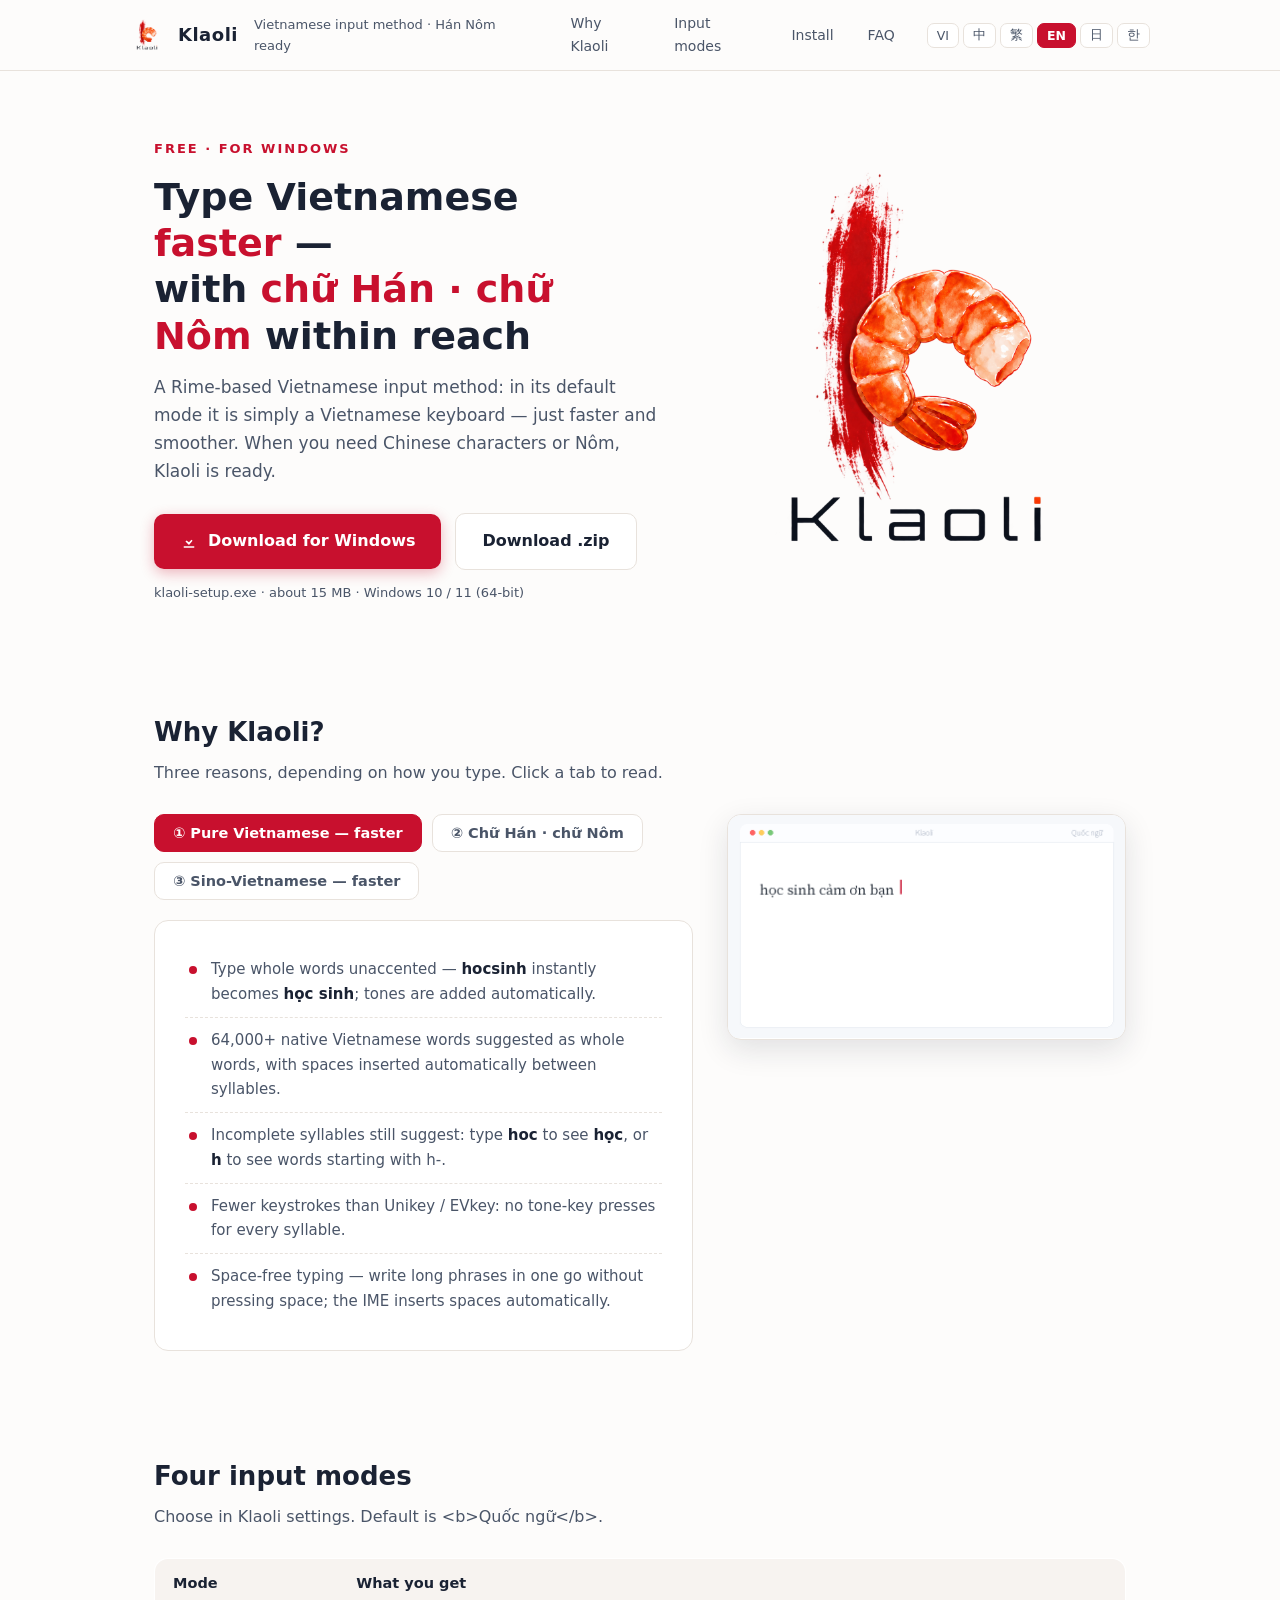
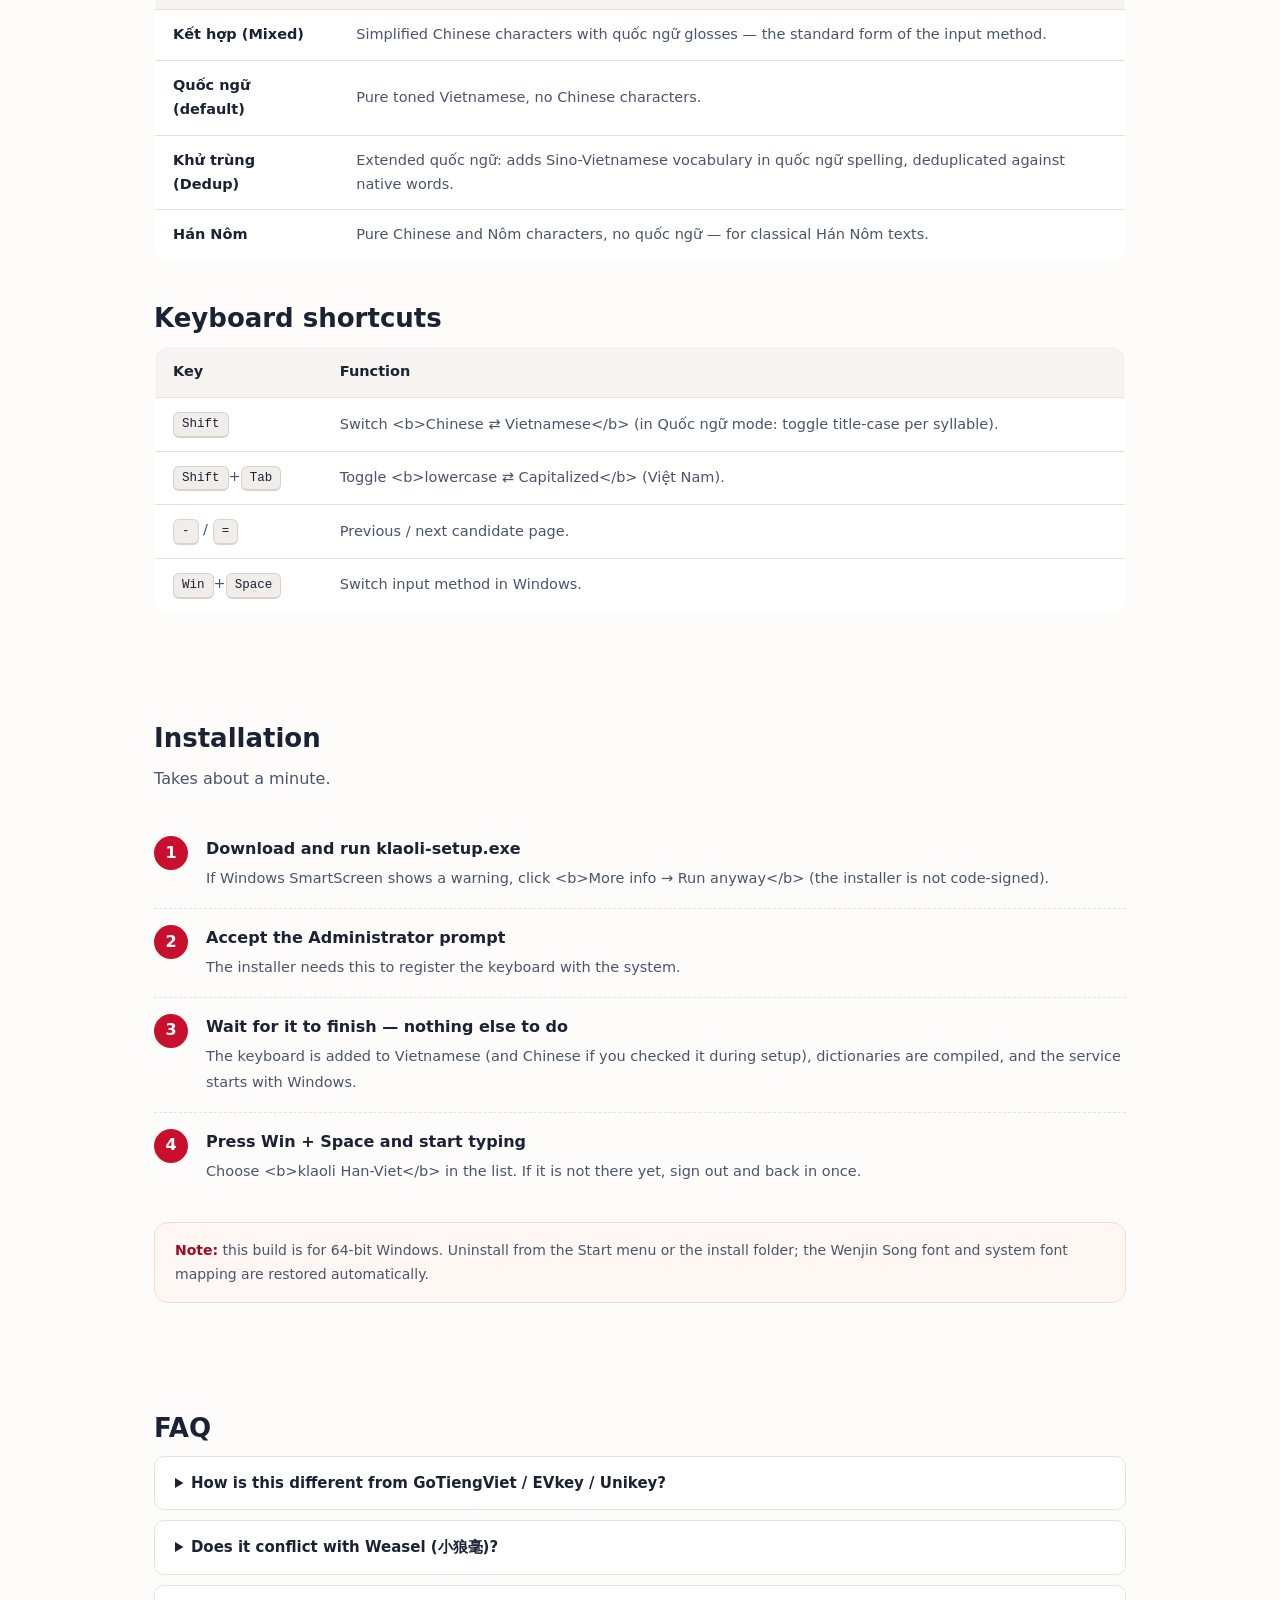
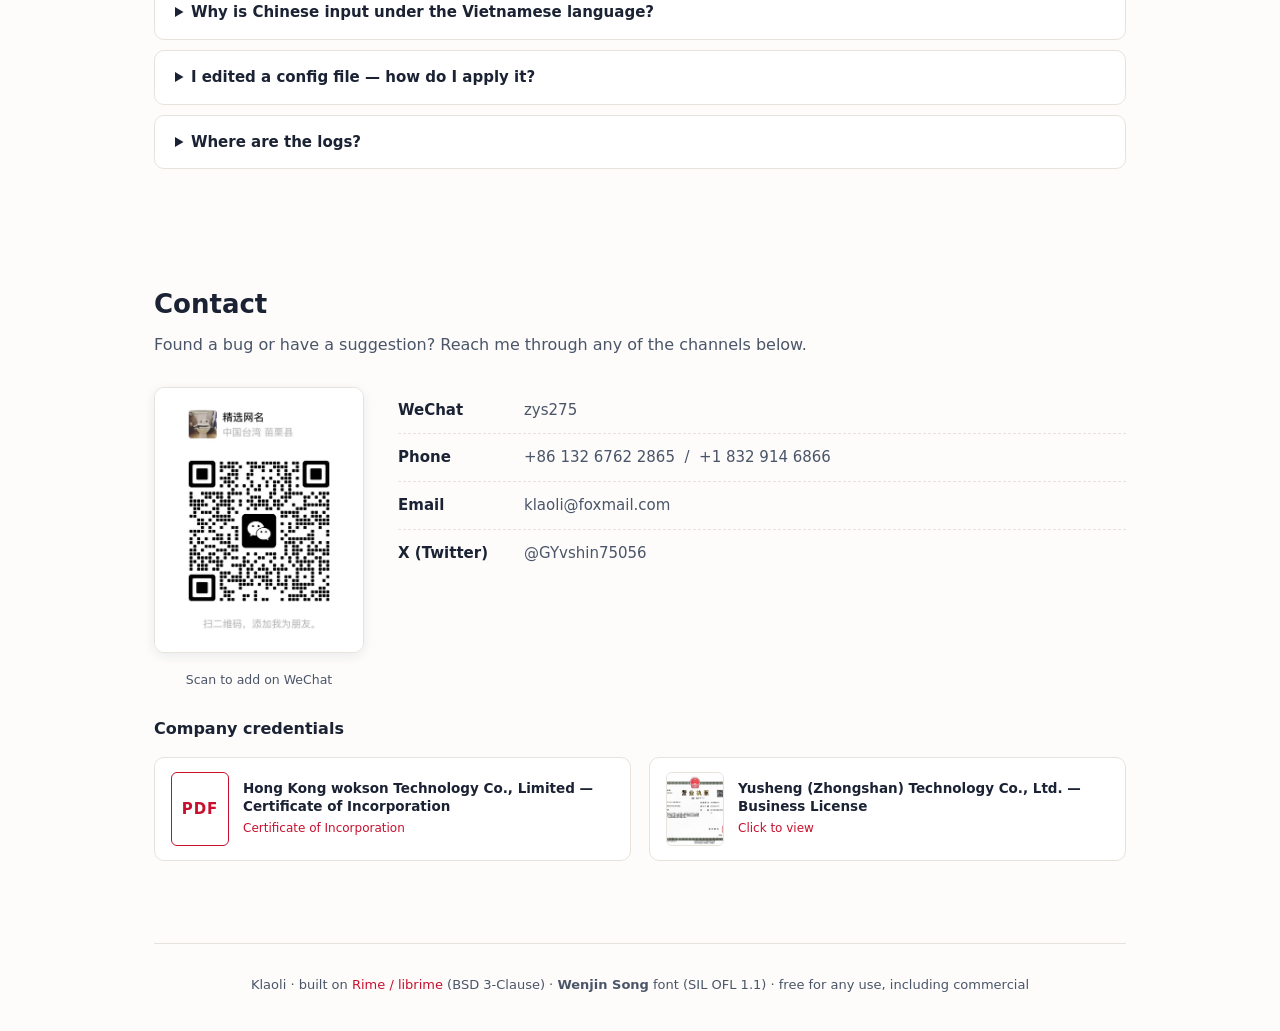
<file: html/klaoli_shuru/index.html>
<!DOCTYPE html>
<html lang="vi">
<head>
<meta charset="UTF-8">
<meta name="viewport" content="width=device-width, initial-scale=1.0">
<title>Klaoli — Bộ gõ Hán Việt &amp; Hán Nôm cho Windows</title>
  <link rel="icon" type="image/png" href="klaoli_logo_trans.png">
<style>
  :root {
    --red: #C8102E;
    --red-dark: #9C0B22;
    --ink: #1A2233;
    --ink-soft: #4A5568;
    --paper: #FDFCFB;
    --card: #FFFFFF;
    --line: #E8E2DC;
    --radius: 14px;
  }
  * { margin: 0; padding: 0; box-sizing: border-box; }
  html { scroll-behavior: smooth; }
  body {
    font-family: "Segoe UI", "Be Vietnam Pro", "Microsoft YaHei", "Meiryo", "Malgun Gothic", system-ui, sans-serif;
    background: var(--paper);
    color: var(--ink);
    line-height: 1.65;
  }
  .wrap { max-width: 1020px; margin: 0 auto; padding: 0 24px; }

  /* ===== header ===== */
  header {
    border-bottom: 1px solid var(--line);
    background: rgba(253,252,251,.92);
    backdrop-filter: blur(8px);
    position: sticky; top: 0; z-index: 10;
  }
  .nav { display: flex; align-items: center; gap: 14px; padding: 12px 0; }
  .nav img { height: 34px; }
  .nav .name { font-weight: 700; font-size: 18px; letter-spacing: .5px; }
  .nav .tag { color: var(--ink-soft); font-size: 13px; margin-left: 2px; }
  .nav .spacer { flex: 1; }
  .nav a { color: var(--ink-soft); text-decoration: none; font-size: 14px; margin-left: 20px; }
  .nav a:hover { color: var(--red); }
  .langs { display: flex; gap: 4px; margin-left: 18px; }
  .lang-btn {
    border: 1px solid var(--line); background: #fff; color: var(--ink-soft);
    border-radius: 7px; padding: 3px 9px; font-size: 12.5px; cursor: pointer;
    font-family: inherit;
  }
  .lang-btn:hover { border-color: var(--red); color: var(--red); }
  .lang-btn.active { background: var(--red); border-color: var(--red); color: #fff; font-weight: 700; }

  /* ===== hero ===== */
  .hero { display: flex; align-items: center; gap: 48px; padding: 64px 0 56px; }
  .hero-left { flex: 1.2; }
  .hero-right { flex: 1; text-align: center; }
  .hero-right img { max-width: 100%; height: auto; }
  .why-grid { display: flex; gap: 34px; align-items: flex-start; }
  .why-left { flex: 1.35; min-width: 0; }
  .why-right { flex: 1; min-width: 250px; }
  .hero-right video, .why-right video {
    display: block; width: 100%; height: auto;
    border-radius: 14px; border: 1px solid var(--line);
    box-shadow: 0 10px 30px rgba(27,36,48,.12);
    background: #fff;
  }
  .kicker {
    display: inline-block; color: var(--red); font-weight: 700;
    font-size: 13px; letter-spacing: 2px; text-transform: uppercase;
    margin-bottom: 14px;
  }
  h1 { font-size: 38px; line-height: 1.22; font-weight: 800; margin-bottom: 14px; }
  h1 .accent { color: var(--red); }
  .sub { color: var(--ink-soft); font-size: 17px; margin-bottom: 28px; max-width: 540px; }
  .btn-row { display: flex; gap: 14px; flex-wrap: wrap; align-items: center; }
  .btn {
    display: inline-flex; align-items: center; gap: 10px;
    padding: 14px 26px; border-radius: 10px;
    font-size: 16px; font-weight: 700; text-decoration: none;
    transition: all .15s ease;
  }
  .btn-primary { background: var(--red); color: #fff; box-shadow: 0 4px 14px rgba(200,16,46,.30); }
  .btn-primary:hover { background: var(--red-dark); transform: translateY(-1px); }
  .btn-ghost { background: #fff; color: var(--ink); border: 1.5px solid var(--line); }
  .btn-ghost:hover { border-color: var(--red); color: var(--red); }
  .btn svg { width: 18px; height: 18px; fill: currentColor; }
  .meta { color: var(--ink-soft); font-size: 13px; margin-top: 12px; }

  /* ===== sections ===== */
  section { padding: 52px 0; }
  h2 { font-size: 26px; font-weight: 800; margin-bottom: 6px; }
  h2 + .h2sub { color: var(--ink-soft); margin-bottom: 28px; }

  /* ===== why tabs ===== */
  .tabs { display: flex; gap: 10px; flex-wrap: wrap; margin-bottom: 20px; }
  .tab-btn {
    border: 1.5px solid var(--line); background: #fff; border-radius: 10px;
    padding: 10px 18px; font-size: 14.5px; font-weight: 700; color: var(--ink-soft);
    cursor: pointer; font-family: inherit; transition: all .15s ease;
  }
  .tab-btn:hover { border-color: var(--red); color: var(--red); }
  .tab-btn.active { background: var(--red); border-color: var(--red); color: #fff; }
  .tab-panel {
    display: none; background: var(--card); border: 1px solid var(--line);
    border-radius: var(--radius); padding: 26px 30px;
  }
  .tab-panel.active { display: block; }
  .tab-panel ul { list-style: none; }
  .tab-panel li {
    padding: 10px 0 10px 26px; position: relative;
    color: var(--ink-soft); font-size: 15px; border-bottom: 1px dashed var(--line);
  }
  .tab-panel li:last-child { border-bottom: none; }
  .tab-panel li::before {
    content: ""; position: absolute; left: 4px; top: 19px;
    width: 8px; height: 8px; border-radius: 50%; background: var(--red);
  }
  .tab-panel b { color: var(--ink); }
  .media-row { display: flex; gap: 30px; align-items: flex-start; flex-wrap: wrap; }
  .media-row .txt { flex: 1.3; min-width: 260px; }
  .media-row .pic { flex: 1; min-width: 240px; text-align: center; }
  .media-row .pic img {
    max-width: 100%; max-height: 520px;
    border: 1px solid var(--line); border-radius: 10px;
    box-shadow: 0 3px 12px rgba(26,34,51,.08);
  }
  .media-row .cap { font-size: 12.5px; color: var(--ink-soft); margin-top: 8px; }

  /* ===== contact ===== */
  .contact-grid { display: flex; gap: 34px; align-items: flex-start; flex-wrap: wrap; }
  .contact-grid .qr { flex: none; text-align: center; }
  .contact-grid .qr img {
    width: 210px; border: 1px solid var(--line); border-radius: 10px;
    box-shadow: 0 3px 12px rgba(26,34,51,.08);
  }
  .contact-grid .cap { font-size: 12.5px; color: var(--ink-soft); margin-top: 8px; }
  .clist { list-style: none; flex: 1; min-width: 260px; }
  .clist li {
    display: flex; gap: 16px; align-items: baseline;
    padding: 11px 0; border-bottom: 1px dashed var(--line); font-size: 15px;
  }
  .clist li:last-child { border-bottom: none; }
  .clist b { flex: none; width: 110px; color: var(--ink); }
  .clist span, .clist a { color: var(--ink-soft); text-decoration: none; word-break: break-all; }
  .clist a:hover { color: var(--red); }

  /* ===== credentials ===== */
  .cred-h { font-size: 16px; font-weight: 800; margin: 26px 0 14px; }
  .creds { display: flex; gap: 18px; flex-wrap: wrap; }
  .cred {
    flex: 1; min-width: 250px; display: flex; gap: 14px; align-items: center;
    border: 1px solid var(--line); border-radius: 10px; padding: 14px 16px;
    background: #fff; text-decoration: none; color: var(--ink);
    transition: border-color .15s ease;
  }
  .cred:hover { border-color: var(--red); }
  .cred .pdf-ico {
    flex: none; width: 58px; height: 74px; border: 1.5px solid var(--red);
    border-radius: 6px; color: var(--red); font-weight: 800; font-size: 15px;
    display: flex; align-items: center; justify-content: center; letter-spacing: 1px;
  }
  .cred .thumb { flex: none; width: 58px; height: 74px; object-fit: cover;
                 border: 1px solid var(--line); border-radius: 6px; }
  .cred .t { font-weight: 700; font-size: 13.5px; line-height: 1.4; }
  .cred .s { font-size: 12px; color: var(--red); margin-top: 3px; }

  /* ===== tables ===== */
  table { width: 100%; border-collapse: collapse; background: var(--card);
          border: 1px solid var(--line); border-radius: var(--radius); overflow: hidden; }
  th, td { padding: 13px 18px; text-align: left; font-size: 14.5px; }
  th { background: #F7F3F0; font-weight: 700; border-bottom: 1px solid var(--line); }
  td { border-bottom: 1px solid var(--line); color: var(--ink-soft); }
  tr:last-child td { border-bottom: none; }
  td b { color: var(--ink); }
  kbd {
    display: inline-block; background: #F1EDEA; border: 1px solid #D9D2CB;
    border-bottom-width: 2px; border-radius: 6px;
    padding: 1px 8px; font-size: 12.5px; font-family: Consolas, monospace; color: var(--ink);
  }

  /* ===== steps ===== */
  .steps { counter-reset: step; }
  .step {
    display: flex; gap: 18px; align-items: flex-start;
    padding: 16px 0; border-bottom: 1px dashed var(--line);
  }
  .step:last-child { border-bottom: none; }
  .step::before {
    counter-increment: step; content: counter(step);
    flex: none; width: 34px; height: 34px; border-radius: 50%;
    background: var(--red); color: #fff; font-weight: 800; font-size: 16px;
    display: flex; align-items: center; justify-content: center;
  }
  .step .body { flex: 1; }
  .step .body b { display: block; margin-bottom: 3px; }
  .step .body span { color: var(--ink-soft); font-size: 14.5px; }

  .note {
    background: #FFF7F3; border: 1px solid #F3D9CE; border-radius: var(--radius);
    padding: 16px 20px; font-size: 14px; color: var(--ink-soft); margin-top: 22px;
  }
  .note b { color: var(--red-dark); }

  /* ===== faq ===== */
  details { background: var(--card); border: 1px solid var(--line); border-radius: 10px;
            padding: 14px 20px; margin-bottom: 10px; }
  summary { font-weight: 700; cursor: pointer; font-size: 15px; }
  details p { color: var(--ink-soft); font-size: 14.5px; margin-top: 10px; }

  footer { border-top: 1px solid var(--line); padding: 30px 0 40px; margin-top: 30px;
           color: var(--ink-soft); font-size: 13px; text-align: center; }
  footer a { color: var(--red); text-decoration: none; }

  @media (max-width: 800px) {
    .hero { flex-direction: column-reverse; gap: 28px; padding-top: 40px; }
    h1 { font-size: 28px; }
    .nav a { margin-left: 12px; }
    .nav .tag { display: none; }
    .tab-panel { padding: 20px 18px; }
    .why-grid { flex-direction: column; gap: 22px; }
    .why-right { min-width: 0; }
  }
</style>
</head>
<body>

<header>
  <div class="wrap nav">
    <img src="klaoli_logo_trans.png" alt="Klaoli">
    <span class="name">Klaoli</span>
    <span class="tag" data-i18n="nav_tag"></span>
    <div class="spacer"></div>
    <a href="#tinh-nang" data-i18n="nav_features"></a>
    <a href="#che-do" data-i18n="nav_modes"></a>
    <a href="#cai-dat" data-i18n="nav_install"></a>
    <a href="#faq" data-i18n="nav_faq"></a>
    <div class="langs">
      <button class="lang-btn" data-lang="vi" onclick="setLang('vi')">VI</button>
      <button class="lang-btn" data-lang="zh" onclick="setLang('zh')">中</button>
      <button class="lang-btn" data-lang="zt" onclick="setLang('zt')">繁</button>
      <button class="lang-btn" data-lang="en" onclick="setLang('en')">EN</button>
      <button class="lang-btn" data-lang="ja" onclick="setLang('ja')">日</button>
      <button class="lang-btn" data-lang="ko" onclick="setLang('ko')">한</button>
    </div>
  </div>
</header>

<div class="wrap">

  <!-- HERO -->
  <div class="hero">
    <div class="hero-left">
      <span class="kicker" data-i18n="kicker"></span>
      <h1 data-i18n-html="h1"></h1>
      <p class="sub" data-i18n="sub"></p>
      <div class="btn-row">
        <a class="btn btn-primary" href="klaoli-setup.exe" download>
          <svg viewBox="0 0 24 24"><path d="M12 3v10.6l3.3-3.3 1.4 1.4L12 17.4l-4.7-4.7 1.4-1.4L12 13.6V3h0zM5 19h14v2H5v-2z"/></svg>
          <span data-i18n="btn_dl"></span>
        </a>
        <a class="btn btn-ghost" href="klaoli-setup.zip" download data-i18n="btn_zip"></a>
      </div>
      <p class="meta" data-i18n="meta"></p>
    </div>
    <div class="hero-right">
      <img src="klaoli_logo_trans.png" alt="Klaoli logo">
    </div>
  </div>

  <!-- WHY (3 tabs) -->
  <section id="tinh-nang">
    <h2 data-i18n="why_t"></h2>
    <p class="h2sub" data-i18n="why_s"></p>

    <div class="why-grid">
    <div class="why-left">
    <div class="tabs">
      <button class="tab-btn active" id="bt1" onclick="showTab(1)" data-i18n="tab1t"></button>
      <button class="tab-btn" id="bt2" onclick="showTab(2)" data-i18n="tab2t"></button>
      <button class="tab-btn" id="bt3" onclick="showTab(3)" data-i18n="tab3t"></button>
    </div>

    <div class="tab-panel active" id="tp1">
      <ul>
        <li data-i18n-html="w1l1"></li>
        <li data-i18n-html="w1l2"></li>
        <li data-i18n-html="w1l3"></li>
        <li data-i18n-html="w1l4"></li>
        <li data-i18n-html="w1l5"></li>
      </ul>
    </div>

    <div class="tab-panel" id="tp2">
      <div class="media-row">
        <div class="txt">
          <p data-i18n-html="w2p" style="margin-bottom:18px;"></p>
          <ul>
            <li data-i18n-html="w2l1"></li>
            <li data-i18n-html="w2l2"></li>
            <li data-i18n-html="w2l3"></li>
          </ul>
        </div>
        <div class="pic">
          <img src="hc_manuscript.jpg" alt="Ho Chi Minh manuscript">
          <div class="cap" data-i18n="w2cap"></div>
        </div>
      </div>
    </div>

    <div class="tab-panel" id="tp3">
      <ul>
        <li data-i18n-html="w3l1"></li>
        <li data-i18n-html="w3l2"></li>
        <li data-i18n-html="w3l3"></li>
        <li data-i18n-html="w3l4"></li>
      </ul>
    </div>
    </div>
    <div class="why-right">
      <video id="demoVideo" src="klaoli-demo-mixed.mp4" poster="klaoli-demo-poster-mixed.png"
             autoplay loop muted playsinline></video>
    </div>
    </div>
  </section>

  <!-- MODES -->
  <section id="che-do">
    <h2 data-i18n="mode_t"></h2>
    <p class="h2sub" data-i18n="mode_s"></p>
    <table>
      <tr><th data-i18n="th_mode"></th><th data-i18n="th_result"></th></tr>
      <tr><td><b data-i18n="m1n"></b></td><td data-i18n="m1d"></td></tr>
      <tr><td><b data-i18n="m2n"></b></td><td data-i18n="m2d"></td></tr>
      <tr><td><b data-i18n="m3n"></b></td><td data-i18n="m3d"></td></tr>
      <tr><td><b data-i18n="m4n"></b></td><td data-i18n="m4d"></td></tr>
    </table>

    <h2 style="margin-top:36px;" data-i18n="sc_t"></h2>
    <table>
      <tr><th data-i18n="th_key"></th><th data-i18n="th_fn"></th></tr>
      <tr><td><kbd>Shift</kbd></td><td data-i18n="sc1d"></td></tr>
      <tr><td><kbd>Shift</kbd>+<kbd>Tab</kbd></td><td data-i18n="sc2d"></td></tr>
      <tr><td><kbd>-</kbd> / <kbd>=</kbd></td><td data-i18n="sc3d"></td></tr>
      <tr><td><kbd>Win</kbd>+<kbd>Space</kbd></td><td data-i18n="sc4d"></td></tr>
    </table>
  </section>

  <!-- INSTALL -->
  <section id="cai-dat">
    <h2 data-i18n="inst_t"></h2>
    <p class="h2sub" data-i18n="inst_s"></p>
    <div class="steps card">
      <div class="step"><div class="body"><b data-i18n="s1t"></b><span data-i18n="s1d"></span></div></div>
      <div class="step"><div class="body"><b data-i18n="s2t"></b><span data-i18n="s2d"></span></div></div>
      <div class="step"><div class="body"><b data-i18n="s3t"></b><span data-i18n="s3d"></span></div></div>
      <div class="step"><div class="body"><b data-i18n="s4t"></b><span data-i18n="s4d"></span></div></div>
    </div>
    <div class="note" data-i18n-html="note"></div>
  </section>

  <!-- FAQ -->
  <section id="faq">
    <h2 data-i18n="faq_t"></h2>
    <details><summary data-i18n="q1"></summary><p data-i18n="a1"></p></details>
    <details><summary data-i18n="q2"></summary><p data-i18n="a2"></p></details>
    <details><summary data-i18n="q3"></summary><p data-i18n="a3"></p></details>
    <details><summary data-i18n="q4"></summary><p data-i18n="a4"></p></details>
    <details><summary data-i18n="q5"></summary><p data-i18n="a5"></p></details>
  </section>

  <!-- CONTACT -->
  <section id="lien-he">
    <h2 data-i18n="cnt_t"></h2>
    <p class="h2sub" data-i18n="cnt_s"></p>
    <div class="card">
      <div class="contact-grid">
        <div class="qr">
          <img src="contact_qr.jpg" alt="WeChat QR">
          <div class="cap" data-i18n="cnt_qrcap"></div>
        </div>
        <ul class="clist">
          <li><b>WeChat</b><span>zys275</span></li>
          <li><b data-i18n="cnt_tel"></b><span>+86 132 6762 2865 &nbsp;/&nbsp; +1 832 914 6866</span></li>
          <li><b>Email</b><span><a href="mailto:klaoli@foxmail.com">klaoli@foxmail.com</a></span></li>
          <li><b>X (Twitter)</b><span><a href="https://x.com/GYvshin75056" target="_blank" rel="noopener">@GYvshin75056</a></span></li>
        </ul>
      </div>
      <h3 class="cred-h" data-i18n="cred_t"></h3>
      <div class="creds">
        <a class="cred" href="hk_wohing_ci.pdf" target="_blank" rel="noopener">
          <div class="pdf-ico">PDF</div>
          <div><div class="t" data-i18n="cred_hk"></div><div class="s">Certificate of Incorporation</div></div>
        </a>
        <a class="cred" href="license_mainland.jpg" target="_blank" rel="noopener">
          <img class="thumb" src="license_mainland.jpg" alt="">
          <div><div class="t" data-i18n="cred_cn"></div><div class="s" data-i18n="cred_view"></div></div>
        </a>
      </div>
    </div>
  </section>

  <footer data-i18n-html="footer"></footer>

</div>

<script>
var I18N = {

/* ================= VIET (mac dinh) ================= */
vi: {
  nav_tag: "Bộ gõ tiếng Việt · Hán Nôm",
  nav_features: "Vì sao Klaoli", nav_modes: "Chế độ gõ", nav_install: "Cài đặt", nav_faq: "Hỏi đáp",
  kicker: "Miễn phí · Dành cho Windows",
  h1: "Gõ tiếng Việt <span class='accent'>nhanh hơn</span>,<br>mở rộng tới <span class='accent'>chữ Hán · chữ Nôm</span>",
  sub: "Bộ gõ tiếng Việt dựa trên Rime: ở chế độ mặc định, đó là một bàn phím quốc ngữ đơn thuần — nhưng gõ nhanh và tiện hơn. Khi cần chữ Hán hay chữ Nôm, Klaoli cũng luôn sẵn sàng.",
  btn_dl: "Tải xuống cho Windows", btn_zip: "Tải bản .zip",
  meta: "klaoli-setup.exe · khoảng 15 MB · Windows 10 / 11 (64-bit)",
  why_t: "Vì sao chọn Klaoli?",
  why_s: "Ba lý do, tùy cách bạn dùng bộ gõ. Bấm để xem từng mục.",
  tab1t: "① Gõ thuần Việt — nhanh hơn",
  tab2t: "② Chữ Hán · chữ Nôm",
  tab3t: "③ Từ Hán Việt — nhanh hơn",
  w1l1: "Gõ nguyên từ viết liền, không cần gõ dấu — <b>hocsinh</b> ra ngay <b>học sinh</b>, dấu thanh do bộ gõ tự thêm.",
  w1l2: "Hơn 64.000 từ thuần Việt được gợi ý nguyên từ, tự động chèn khoảng trắng giữa các âm tiết.",
  w1l3: "Âm tiết chưa trọn vẫn có gợi ý: gõ <b>hoc</b> đã thấy <b>học</b>, gõ <b>h</b> đã thấy các từ bắt đầu bằng h-.",
  w1l4: "Ít thao tác hơn Unikey / EVkey: không phải bấm phím dấu cho từng âm tiết.",
  w1l5: "Gõ liền không cần khoảng trắng — cụm từ dài cũng viết một mạch, bộ gõ tự chèn khoảng trắng đúng chỗ.",
  w2p: "Klaoli đọc được hơn 4.800 chữ Nôm và trọn bộ từ vựng Hán Nôm cổ. Kiểu viết hỗn hợp chữ Hán pha quốc ngữ dưới đây <b>chưa bao giờ trở thành thể thức chính thức</b>, nhưng thời Hồ Chí Minh, nhiều nhà cách mạng và trí thức Việt Nam — kể cả chính Hồ Chí Minh — vẫn dùng nó.",
  w2l1: "Gõ mã Latinh không dấu ra chữ Hán kèm phiên âm: <b>hocsinh → 学生 học sinh</b>.",
  w2l2: "Chế độ Hán Nôm thuần dành cho văn bản cổ: chỉ chữ Hán và chữ Nôm, không lẫn quốc ngữ.",
  w2l3: "Font Văn Tân Tống thể (~99.000 chữ Hán) đi kèm, chữ Nôm và chữ hiếm hiện đúng ngay trong bảng gợi ý.",
  w2cap: "Bản thảo của Chủ tịch Hồ Chí Minh và bản chép lại theo kiểu văn hỗn viết.",
  w3l1: "Hơn 13.000 từ Hán Việt gõ một phát ra cả từ: <b>hocsinh</b> → <b>学生 học sinh</b>.",
  w3l2: "Hỗ trợ nhập tắt bằng chữ cái đầu từ — vài phím là tới đúng từ cần.",
  w3l3: "Phiên âm quốc ngữ hiện ngay trên từng ứng viên — không cần mở từ điển tra.",
  w3l4: "Không cần bộ gõ Trung văn hay phần mềm nào khác: mọi thứ nằm gọn trong bàn phím tiếng Việt.",
  mode_t: "Bốn chế độ gõ",
  mode_s: "Chọn trong bảng thiết lập của Klaoli. Mặc định là <b>Quốc ngữ</b>.",
  th_mode: "Chế độ", th_result: "Kết quả khi gõ",
  m1n: "Kết hợp", m1d: "Chữ Hán giản thể kèm phiên âm quốc ngữ — dạng chuẩn của bộ gõ Hán Việt.",
  m2n: "Quốc ngữ (mặc định)", m2d: "Tiếng Việt quốc ngữ có dấu hoàn toàn, không ra chữ Hán.",
  m3n: "Khử trùng", m3d: "Quốc ngữ mở rộng: bổ sung từ Hán Việt viết bằng quốc ngữ, đã loại bỏ phần trùng với từ thuần Việt.",
  m4n: "Hán Nôm", m4d: "Thuần chữ Hán và chữ Nôm, không lẫn quốc ngữ — dành cho văn bản Hán Nôm cổ.",
  sc_t: "Phím tắt", th_key: "Phím", th_fn: "Chức năng",
  sc1d: "Chuyển <b>chữ Hán ⇄ quốc ngữ</b> (ở chế độ Quốc ngữ: đổi thường/hoa từng âm tiết).",
  sc2d: "Đổi <b>chữ thường ⇄ viết hoa</b> (Việt Nam).",
  sc3d: "Trang trước / trang sau trong bảng gợi ý.",
  sc4d: "Chuyển bộ gõ trong Windows.",
  inst_t: "Cài đặt", inst_s: "Chỉ mất khoảng một phút.",
  s1t: "Tải về và chạy klaoli-setup.exe",
  s1d: "Nếu Windows SmartScreen hiện cảnh báo, bấm <b>More info → Run anyway</b> (bộ cài chưa ký số).",
  s2t: "Chấp nhận quyền Administrator",
  s2d: "Trình cài cần quyền này để đăng ký bàn phím vào hệ thống.",
  s3t: "Đợi cài xong — không cần làm gì thêm",
  s3d: "Bàn phím đã được thêm vào tiếng Việt (và tiếng Trung nếu bạn chọn lúc cài), từ điển đã biên dịch xong, dịch vụ tự chạy cùng Windows.",
  s4t: "Nhấn Win + Space để bắt đầu gõ",
  s4d: "Chọn <b>klaoli Han-Viet</b> trong danh sách. Nếu chưa thấy, đăng xuất rồi đăng nhập lại một lần.",
  note: "<b>Lưu ý:</b> đây là bản dành cho Windows 64-bit. Gỡ cài đặt bằng trình gỡ trong menu Start hoặc thư mục cài đặt; font Văn Tân Tống thể và ánh xạ hệ thống sẽ được khôi phục như cũ.",
  faq_t: "Hỏi đáp",
  q1: "Bộ gõ này khác gì GoTiengViet / EVkey / Unikey?",
  a1: "Unikey gõ tiếng Việt thông thường. Klaoli là một bộ gõ tiếng Việt đầy đủ — gõ quốc ngữ nhanh hơn nhờ gợi ý nguyên từ — và thêm khả năng chữ Hán, chữ Nôm khi bạn cần. Hai loại có thể dùng song song.",
  q2: "Có xung đột với 小狼毫 (Weasel) không?",
  a2: "Không. Klaoli có ID thành phần, tên dịch vụ, đường ống IPC và thư mục dữ liệu riêng, chạy đồng thời với Weasel thoải mái.",
  q3: "Tại sao gõ chữ Hán lại nằm dưới ngôn ngữ tiếng Việt?",
  a3: "Vì đây là bộ gõ tiếng Việt: mã gõ là tiếng Việt không dấu, đầu ra là chữ Hán hoặc tiếng Việt có dấu. Win+Space xoay vòng xuyên ngôn ngữ nên đặt dưới tiếng Việt hay tiếng Trung đều dùng được.",
  q4: "Sửa file cấu hình xong sao cho có hiệu lực?",
  a4: "Sửa file .yaml trong <b>%APPDATA%\\klaoli</b> rồi chạy <b>KlaoliDeployer.exe</b> trong thư mục cài đặt (hoặc menu Start → 「重新部署」). Nếu gõ không ra chữ, xóa các file .bin trong <b>%APPDATA%\\klaoli\\build</b> rồi deploy lại.",
  q5: "Gặp lỗi thì xem log ở đâu?",
  a5: "Log nằm ở <b>%TEMP%\\rime.klaoli</b>. Khi báo lỗi, gửi kèm các file .INFO trong đó.",
  cnt_t: "Liên hệ",
  cnt_s: "Gặp lỗi hoặc muốn góp ý? Hãy nhắn cho tôi qua bất kỳ kênh nào dưới đây.",
  cnt_tel: "Điện thoại",
  cnt_qrcap: "Quét mã để thêm WeChat",
  cred_t: "Hồ sơ công ty",
  cred_hk: "Hong Kong wokson Technology Co., Limited — Giấy chứng nhận thành lập",
  cred_cn: "Yusheng (Zhongshan) Technology Co., Ltd. — Giấy phép kinh doanh",
  cred_view: "Bấm để xem đầy đủ",
  footer: "Klaoli · xây dựng trên <a href='https://github.com/rime/librime' target='_blank'>Rime / librime</a> (BSD 3-Clause) · font <b>Văn Tân Tống thể</b> (SIL OFL 1.1) · miễn phí sử dụng, kể cả thương mại"
},

/* ================= 中文 ================= */
zh: {
  nav_tag: "越南语输入法 · 汉喃扩展",
  nav_features: "为何选择", nav_modes: "输入模式", nav_install: "安装", nav_faq: "常见问题",
  kicker: "免费 · 适用于 Windows",
  h1: "更快地输入越南语，<br>也能随手打开<span class='accent'>汉字 · 喃字</span>",
  sub: "基于 Rime 的越南语输入法：默认模式下它就是一个纯国语字键盘——只是更快、更顺手。需要汉字或喃字时，Klaoli 同样随时就绪。",
  btn_dl: "下载 Windows 版", btn_zip: "下载 .zip",
  meta: "klaoli-setup.exe · 约 15 MB · Windows 10 / 11（64 位）",
  why_t: "为什么选择 Klaoli？",
  why_s: "三个理由，按你的用法各取所需。点击分选框查看。",
  tab1t: "① 纯越南语——更快",
  tab2t: "② 汉字 · 喃字",
  tab3t: "③ 汉越词——更快",
  w1l1: "整词连写、不打声调——<b>hocsinh</b> 直接出 <b>học sinh</b>，声调由输入法自动补上。",
  w1l2: "64,000+ 越南语本土词条整词联想，音节之间自动加空格。",
  w1l3: "未完成音节照样提示：打 <b>hoc</b> 已见 <b>học</b>，打 <b>h</b> 即见 h- 开头的词。",
  w1l4: "比 Unikey / EVkey 少一步：不用逐音节按声调键。",
  w1l5: "免空格——整句词组连写输入，不用按空格分音节，空格由输入法自动补齐。",
  w2p: "Klaoli 支持超过 4,800 个喃字与整套汉喃古籍词汇。下面这种汉字夹国语字的混写风格<b>从未成为正式文体</b>，但在胡志明时代，许多越南革命者和知识分子——包括胡志明本人——都使用过它。",
  w2l1: "输入无调拉丁编码，得到带注音汉字：<b>hocsinh → 学生 học sinh</b>。",
  w2l2: "纯汉喃模式专为古籍准备：只出汉字与喃字，不夹国语字。",
  w2l3: "内置文津宋体（约 9.9 万汉字），喃字与生僻字在候选框中直接正确显示。",
  w2cap: "胡志明主席手稿及其混写体转录。",
  w3l1: "13,000+ 汉越词整词输出：<b>hocsinh</b> → <b>学生 học sinh</b>，一次到位。",
  w3l2: "支持首字母简拼——几个按键就能命中目标词。",
  w3l3: "每个候选右侧自带国语字注音——无需另开词典查询。",
  w3l4: "不需要中文输入法或任何其他软件，一切都在越南语键盘内完成。",
  mode_t: "四种输入模式",
  mode_s: "在 Klaoli 设置中选择。默认为<b>国语字</b>。",
  th_mode: "模式", th_result: "输入结果",
  m1n: "混合（Kết hợp）", m1d: "简体汉字 + 国语字注音——汉越输入法的标准形态。",
  m2n: "国语字（默认）", m2d: "纯带调越南语，不出汉字。",
  m3n: "去重（Khử trùng）", m3d: "扩展国语字：加入汉越词的国语字写法，并去除与本土词的重复。",
  m4n: "汉喃（Hán Nôm）", m4d: "纯汉字与喃字，不含国语字——用于汉喃古籍文本。",
  sc_t: "快捷键", th_key: "按键", th_fn: "功能",
  sc1d: "切换 <b>汉字 ⇄ 国语字</b>（国语字模式下：切换每音节大小写）。",
  sc2d: "切换 <b>小写 ⇄ 大写</b>（Việt Nam）。",
  sc3d: "候选上一页 / 下一页。",
  sc4d: "切换 Windows 输入法。",
  inst_t: "安装", inst_s: "只需大约一分钟。",
  s1t: "下载并运行 klaoli-setup.exe",
  s1d: "若 Windows SmartScreen 弹出警告，点<b>「更多信息 → 仍要运行」</b>（安装包未做数字签名）。",
  s2t: "允许管理员权限",
  s2d: "安装需要该权限把键盘注册进系统。",
  s3t: "等待安装完成，无需其他操作",
  s3d: "键盘已加入越南语（安装时勾选也会加入中文），词典已编译完成，服务开机自启。",
  s4t: "按 Win + Space 开始输入",
  s4d: "在列表中选择 <b>klaoli Han-Viet</b>。若列表中没有，注销后重新登录一次即可。",
  note: "<b>注意：</b>本版本为 Windows 64 位。卸载请用开始菜单或安装目录内的卸载程序；文津宋体与系统字体映射将自动还原。",
  faq_t: "常见问题",
  q1: "这和 GoTiengViet / EVkey / Unikey 有什么区别？",
  a1: "Unikey 用于日常越南语输入。Klaoli 是一个功能完整的越南语输入法——整词联想让国语字输入更快——并额外提供汉字与喃字能力。两者可并行使用。",
  q2: "会与小狼毫（Weasel）冲突吗？",
  a2: "不会。Klaoli 的组件 ID、服务名、IPC 管道与数据目录全部独立，可与 Weasel 同时运行。",
  q3: "为什么汉字输入挂在「越南语」语言下？",
  a3: "因为这是越南语输入法：编码是无调越南语，输出是汉字或带调国语字。Win+Space 跨语言循环，挂在哪种语言下都能用。",
  q4: "改了配置文件怎么生效？",
  a4: "修改 <b>%APPDATA%\\klaoli</b> 下的 .yaml 后，运行安装目录的 <b>KlaoliDeployer.exe</b>（或开始菜单「重新部署」）。若打不出字，删除 <b>%APPDATA%\\klaoli\\build</b> 下的 .bin 再重新部署。",
  q5: "出问题去哪看日志？",
  a5: "日志在 <b>%TEMP%\\rime.klaoli</b>。反馈问题时请附上其中的 .INFO 文件。",
  cnt_t: "联系方式",
  cnt_s: "遇到问题或想提建议？欢迎通过以下任一渠道联系。",
  cnt_tel: "电话",
  cnt_qrcap: "扫码加微信",
  cred_t: "公司资质",
  cred_hk: "香港沃興科技有限公司 — 公司注册证明书",
  cred_cn: "渝昇（中山）科技有限公司 — 营业执照",
  cred_view: "点击查看大图",
  footer: "Klaoli · 基于 <a href='https://github.com/rime/librime' target='_blank'>Rime / librime</a>（BSD 3-Clause）构建 · <b>文津宋体</b>字体（SIL OFL 1.1）· 可免费商用"
},
/* ================= 繁體中文 ================= */
zt: {
  nav_tag: "越南語輸入法 · 漢喃擴展",
  nav_features: "爲何選擇", nav_modes: "輸入模式", nav_install: "安裝", nav_faq: "常見問題",
  kicker: "免費 · 適用於 Windows",
  h1: "更快地輸入越南語，<br>也能隨手打開<span class='accent'>漢字 · 喃字</span>",
  sub: "基於 Rime 的越南語輸入法：默認模式下它就是一個純國語字鍵盤——只是更快、更順手。需要漢字或喃字時，Klaoli 同樣隨時就緒。",
  btn_dl: "下載 Windows 版", btn_zip: "下載 .zip",
  meta: "klaoli-setup.exe · 約 15 MB · Windows 10 / 11（64 位）",
  why_t: "爲什麼選擇 Klaoli？",
  why_s: "三個理由，按你的用法各取所需。點擊分選框查看。",
  tab1t: "① 純越南語——更快",
  tab2t: "② 漢字 · 喃字",
  tab3t: "③ 漢越詞——更快",
  w1l1: "整詞連寫、不打聲調——<b>hocsinh</b> 直接出 <b>học sinh</b>，聲調由輸入法自動補上。",
  w1l2: "64,000+ 越南語本土詞條整詞聯想，音節之間自動加空格。",
  w1l3: "未完成音節照樣提示：打 <b>hoc</b> 已見 <b>học</b>，打 <b>h</b> 即見 h- 開頭的詞。",
  w1l4: "比 Unikey / EVkey 少一步：不用逐音節按聲調鍵。",
  w1l5: "免空格——整句詞組連寫輸入，不用按空格分音節，空格由輸入法自動補齊。",
  w2p: "Klaoli 支持超過 4,800 個喃字與整套漢喃古籍詞彙。下面這種漢字夾國語字的混寫風格<b>從未成爲正式文體</b>，但在胡志明時代，許多越南革命者和知識分子——包括胡志明本人——都使用過它。",
  w2l1: "輸入無調拉丁編碼，得到帶注音漢字：<b>hocsinh → 學生 học sinh</b>。",
  w2l2: "純漢喃模式專爲古籍準備：只出漢字與喃字，不夾國語字。",
  w2l3: "內置文津宋體（約 9.9 萬漢字），喃字與生僻字在候選框中直接正確顯示。",
  w2cap: "胡志明主席手稿及其混寫體轉錄。",
  w3l1: "13,000+ 漢越詞整詞輸出：<b>hocsinh</b> → <b>學生 học sinh</b>，一次到位。",
  w3l2: "支持首字母簡拼——幾個按鍵就能命中目標詞。",
  w3l3: "每個候選右側自帶國語字注音——無需另開詞典查詢。",
  w3l4: "不需要中文輸入法或任何其他軟件，一切都在越南語鍵盤內完成。",
  mode_t: "四種輸入模式",
  mode_s: "在 Klaoli 設置中選擇。默認爲<b>國語字</b>。",
  th_mode: "模式", th_result: "輸入結果",
  m1n: "混合（Kết hợp）", m1d: "簡體漢字 + 國語字注音——漢越輸入法的標準形態。",
  m2n: "國語字（默認）", m2d: "純帶調越南語，不出漢字。",
  m3n: "去重（Khử trùng）", m3d: "擴展國語字：加入漢越詞的國語字寫法，並去除與本土詞的重複。",
  m4n: "漢喃（Hán Nôm）", m4d: "純漢字與喃字，不含國語字——用於漢喃古籍文本。",
  sc_t: "快捷鍵", th_key: "按鍵", th_fn: "功能",
  sc1d: "切換 <b>漢字 ⇄ 國語字</b>（國語字模式下：切換每音節大小寫）。",
  sc2d: "切換 <b>小寫 ⇄ 大寫</b>（Việt Nam）。",
  sc3d: "候選上一頁 / 下一頁。",
  sc4d: "切換 Windows 輸入法。",
  inst_t: "安裝", inst_s: "只需大約一分鐘。",
  s1t: "下載並運行 klaoli-setup.exe",
  s1d: "若 Windows SmartScreen 彈出警告，點<b>「更多信息 → 仍要運行」</b>（安裝包未做數字簽名）。",
  s2t: "允許管理員權限",
  s2d: "安裝需要該權限把鍵盤註冊進系統。",
  s3t: "等待安裝完成，無需其他操作",
  s3d: "鍵盤已加入越南語（安裝時勾選也會加入中文），詞典已編譯完成，服務開機自啓。",
  s4t: "按 Win + Space 開始輸入",
  s4d: "在列表中選擇 <b>klaoli Han-Viet</b>。若列表中沒有，註銷後重新登錄一次即可。",
  note: "<b>注意：</b>本版本爲 Windows 64 位。卸載請用開始菜單或安裝目錄內的卸載程序；文津宋體與系統字體映射將自動還原。",
  faq_t: "常見問題",
  q1: "這和 GoTiengViet / EVkey / Unikey 有什麼區別？",
  a1: "Unikey 用於日常越南語輸入。Klaoli 是一個功能完整的越南語輸入法——整詞聯想讓國語字輸入更快——並額外提供漢字與喃字能力。兩者可並行使用。",
  q2: "會與小狼毫（Weasel）衝突嗎？",
  a2: "不會。Klaoli 的組件 ID、服務名、IPC 管道與數據目錄全部獨立，可與 Weasel 同時運行。",
  q3: "爲什麼漢字輸入掛在「越南語」語言下？",
  a3: "因爲這是越南語輸入法：編碼是無調越南語，輸出是漢字或帶調國語字。Win+Space 跨語言循環，掛在哪種語言下都能用。",
  q4: "改了配置文件怎麼生效？",
  a4: "修改 <b>%APPDATA%\\klaoli</b> 下的 .yaml 後，運行安裝目錄的 <b>KlaoliDeployer.exe</b>（或開始菜單「重新部署」）。若打不出字，刪除 <b>%APPDATA%\\klaoli\\build</b> 下的 .bin 再重新部署。",
  q5: "出問題去哪看日誌？",
  a5: "日誌在 <b>%TEMP%\\rime.klaoli</b>。反饋問題時請附上其中的 .INFO 文件。",
  cnt_t: "聯絡方式",
  cnt_s: "遇到問題或想提建議？歡迎通過以下任一渠道聯繫。",
  cnt_tel: "電話",
  cnt_qrcap: "掃碼加微信",
  cred_t: "公司資質",
  cred_hk: "香港沃興科技有限公司 — 公司註冊證明書",
  cred_cn: "渝昇（中山）科技有限公司 — 營業執照",
  cred_view: "點擊查看大圖",
  footer: "Klaoli · 基於 <a href='https://github.com/rime/librime' target='_blank'>Rime / librime</a>（BSD 3-Clause）構建 · <b>文津宋體</b>字體（SIL OFL 1.1）· 可免費商用"
},

/* ================= ENGLISH ================= */
en: {
  nav_tag: "Vietnamese input method · Hán Nôm ready",
  nav_features: "Why Klaoli", nav_modes: "Input modes", nav_install: "Install", nav_faq: "FAQ",
  kicker: "Free · For Windows",
  h1: "Type Vietnamese <span class='accent'>faster</span> —<br>with <span class='accent'>chữ Hán · chữ Nôm</span> within reach",
  sub: "A Rime-based Vietnamese input method: in its default mode it is simply a Vietnamese keyboard — just faster and smoother. When you need Chinese characters or Nôm, Klaoli is ready.",
  btn_dl: "Download for Windows", btn_zip: "Download .zip",
  meta: "klaoli-setup.exe · about 15 MB · Windows 10 / 11 (64-bit)",
  why_t: "Why Klaoli?",
  why_s: "Three reasons, depending on how you type. Click a tab to read.",
  tab1t: "① Pure Vietnamese — faster",
  tab2t: "② Chữ Hán · chữ Nôm",
  tab3t: "③ Sino-Vietnamese — faster",
  w1l1: "Type whole words unaccented — <b>hocsinh</b> instantly becomes <b>học sinh</b>; tones are added automatically.",
  w1l2: "64,000+ native Vietnamese words suggested as whole words, with spaces inserted automatically between syllables.",
  w1l3: "Incomplete syllables still suggest: type <b>hoc</b> to see <b>học</b>, or <b>h</b> to see words starting with h-.",
  w1l4: "Fewer keystrokes than Unikey / EVkey: no tone-key presses for every syllable.",
  w1l5: "Space-free typing — write long phrases in one go without pressing space; the IME inserts spaces automatically.",
  w2p: "Klaoli reads more than 4,800 Nôm characters and the full classical Hán Nôm vocabulary. The mixed style below — Chinese characters interspersed with quốc ngữ — <b>never became an official writing form</b>, yet in the Hồ Chí Minh era many Vietnamese revolutionaries and intellectuals — including Hồ Chí Minh himself — used it.",
  w2l1: "Type unaccented Latin code, get glossed Chinese: <b>hocsinh → 学生 học sinh</b>.",
  w2l2: "A pure Hán Nôm mode for classical texts: only Chinese and Nôm characters, no quốc ngữ mixed in.",
  w2l3: "The Wenjin Song font (~99,000 Han characters) is bundled — Nôm and rare characters render correctly in the candidate window.",
  w2cap: "Manuscript by President Hồ Chí Minh, with its mixed-script transcription.",
  w3l1: "13,000+ Sino-Vietnamese words output whole: <b>hocsinh</b> → <b>学生 học sinh</b>, in one go.",
  w3l2: "First-letter abbreviations hit the target word with just a few keystrokes.",
  w3l3: "Quốc ngữ gloss shown right on each candidate — no need to open a dictionary.",
  w3l4: "No Chinese IME or extra software needed — everything happens on the Vietnamese keyboard.",
  mode_t: "Four input modes",
  mode_s: "Choose in Klaoli settings. Default is <b>Quốc ngữ</b>.",
  th_mode: "Mode", th_result: "What you get",
  m1n: "Kết hợp (Mixed)", m1d: "Simplified Chinese characters with quốc ngữ glosses — the standard form of the input method.",
  m2n: "Quốc ngữ (default)", m2d: "Pure toned Vietnamese, no Chinese characters.",
  m3n: "Khử trùng (Dedup)", m3d: "Extended quốc ngữ: adds Sino-Vietnamese vocabulary in quốc ngữ spelling, deduplicated against native words.",
  m4n: "Hán Nôm", m4d: "Pure Chinese and Nôm characters, no quốc ngữ — for classical Hán Nôm texts.",
  sc_t: "Keyboard shortcuts", th_key: "Key", th_fn: "Function",
  sc1d: "Switch <b>Chinese ⇄ Vietnamese</b> (in Quốc ngữ mode: toggle title-case per syllable).",
  sc2d: "Toggle <b>lowercase ⇄ Capitalized</b> (Việt Nam).",
  sc3d: "Previous / next candidate page.",
  sc4d: "Switch input method in Windows.",
  inst_t: "Installation", inst_s: "Takes about a minute.",
  s1t: "Download and run klaoli-setup.exe",
  s1d: "If Windows SmartScreen shows a warning, click <b>More info → Run anyway</b> (the installer is not code-signed).",
  s2t: "Accept the Administrator prompt",
  s2d: "The installer needs this to register the keyboard with the system.",
  s3t: "Wait for it to finish — nothing else to do",
  s3d: "The keyboard is added to Vietnamese (and Chinese if you checked it during setup), dictionaries are compiled, and the service starts with Windows.",
  s4t: "Press Win + Space and start typing",
  s4d: "Choose <b>klaoli Han-Viet</b> in the list. If it is not there yet, sign out and back in once.",
  note: "<b>Note:</b> this build is for 64-bit Windows. Uninstall from the Start menu or the install folder; the Wenjin Song font and system font mapping are restored automatically.",
  faq_t: "FAQ",
  q1: "How is this different from GoTiengViet / EVkey / Unikey?",
  a1: "Unikey is for everyday Vietnamese typing. Klaoli is a full Vietnamese input method — whole-word suggestions make quốc ngữ typing faster — and adds Chinese and Nôm capability on top. Both can be used side by side.",
  q2: "Does it conflict with Weasel (小狼毫)?",
  a2: "No. Klaoli has its own component IDs, service name, IPC pipes and data directory, and runs alongside Weasel just fine.",
  q3: "Why is Chinese input under the Vietnamese language?",
  a3: "Because this is a Vietnamese input method: the code is unaccented Vietnamese, the output is Chinese or toned Vietnamese. Win+Space cycles across languages, so it works under either language.",
  q4: "I edited a config file — how do I apply it?",
  a4: "Edit the .yaml files in <b>%APPDATA%\\klaoli</b>, then run <b>KlaoliDeployer.exe</b> in the install folder (or Start menu → 重新部署). If typing fails, delete the .bin files in <b>%APPDATA%\\klaoli\\build</b> and deploy again.",
  q5: "Where are the logs?",
  a5: "Logs are in <b>%TEMP%\\rime.klaoli</b>. When reporting a problem, attach the .INFO files there.",
  cnt_t: "Contact",
  cnt_s: "Found a bug or have a suggestion? Reach me through any of the channels below.",
  cnt_tel: "Phone",
  cnt_qrcap: "Scan to add on WeChat",
  cred_t: "Company credentials",
  cred_hk: "Hong Kong wokson Technology Co., Limited — Certificate of Incorporation",
  cred_cn: "Yusheng (Zhongshan) Technology Co., Ltd. — Business License",
  cred_view: "Click to view",
  footer: "Klaoli · built on <a href='https://github.com/rime/librime' target='_blank'>Rime / librime</a> (BSD 3-Clause) · <b>Wenjin Song</b> font (SIL OFL 1.1) · free for any use, including commercial"
},

/* ================= NIHONGO ================= */
ja: {
  nav_tag: "ベトナム語入力メソッド · 漢喃対応",
  nav_features: "Klaoliの強み", nav_modes: "入力モード", nav_install: "インストール", nav_faq: "よくある質問",
  kicker: "無料 · Windows対応",
  h1: "ベトナム語を<span class='accent'>もっと速く</span>、<br><span class='accent'>漢字・チュノム</span>もすぐそこに",
  sub: "Rime ベースのベトナム語入力メソッド：既定モードでは、純国語字キーボードとして動作します —— ただし速く、快適に。漢字やチュノムが必要なときも、Klaoli はいつでも対応します。",
  btn_dl: "Windows版をダウンロード", btn_zip: ".zip をダウンロード",
  meta: "klaoli-setup.exe · 約15 MB · Windows 10 / 11（64ビット）",
  why_t: "Klaoliを選ぶ理由",
  why_s: "使い方に応じて選べる3つの理由。タブをクリックしてご覧ください。",
  tab1t: "① 純ベトナム語 — より速く",
  tab2t: "② 漢字・チュノム",
  tab3t: "③ 漢越語 — より速く",
  w1l1: "単語全体を声調なしで一気に入力 — <b>hocsinh</b> がそのまま <b>học sinh</b> に。声調記号は自動で付きます。",
  w1l2: "64,000超の純ベトナム語を単語単位で候補表示し、音節間のスペースも自動挿入。",
  w1l3: "未完成の音節でも候補が出ます：<b>hoc</b> で <b>học</b>、<b>h</b> で h- で始まる語を表示。",
  w1l4: "Unikey / EVkey より操作が少ない：音節ごとの声調キー入力が不要。",
  w1l5: "スペース不要 — 長いフレーズも一気に入力。スペースは自動で挿入されます。",
  w2p: "Klaoli は 4,800 超のチュノムと漢喃古典語彙全体をサポートします。下の写真のような漢字に国語字を混ぜた書き方は<b>正式な文体になったことは一度もありません</b>が、ホー・チ・ミンの時代には、ホー・チ・ミン自身を含む多くのベトナムの革命家・知識人がこの文体を使っていました。",
  w2l1: "声調なしラテンコードで注釈付き漢字を出力：<b>hocsinh → 学生 học sinh</b>。",
  w2l2: "古典向けの純漢喃モード：漢字とチュノムのみで、国語字は混ざりません。",
  w2l3: "文津宋体フォント（約9.9万漢字）を同梱。チュノムや珍字も候補ウィンドウで正しく表示。",
  w2cap: "ホー・チ・ミン主席の直筆原稿と、その混文体の書き起こし。",
  w3l1: "13,000超の漢越語を一括出力：<b>hocsinh</b> → <b>学生 học sinh</b>。",
  w3l2: "頭文字略語入力に対応 — 少ないキー操作で目的の語に到達。",
  w3l3: "候補の右側に国語字の読みを即表示 — 辞書を開く必要はありません。",
  w3l4: "中国語 IME や追加ソフトは不要、ベトナム語キーボードだけで完結します。",
  mode_t: "4つの入力モード",
  mode_s: "Klaoli の設定で選べます。既定は<b>国語字</b>。",
  th_mode: "モード", th_result: "入力結果",
  m1n: "Kết hợp（混合）", m1d: "国語字注釈付きの簡体字漢字 —— 入力メソッドの標準形。",
  m2n: "Quốc ngữ（国語字・既定）", m2d: "声調付きの純ベトナム語。漢字は出ません。",
  m3n: "Khử trùng（重複除去）", m3d: "拡張国語字モード：漢越語の国語字表記を追加し、純ベトナム語との重複を除去。",
  m4n: "Hán Nôm（漢喃）", m4d: "漢字とチュノムのみ。漢喃の古典テキスト向け。",
  sc_t: "ショートカット", th_key: "キー", th_fn: "機能",
  sc1d: "<b>漢字 ⇄ 国語字</b>を切り替え（国語字モードでは音節ごとの大文字/小文字切替）。",
  sc2d: "<b>小文字 ⇄ 大文字</b>（Việt Nam）を切り替え。",
  sc3d: "候補の前 / 次ページ。",
  sc4d: "Windows の入力メソッドを切り替え。",
  inst_t: "インストール", inst_s: "所要約1分。",
  s1t: "klaoli-setup.exe をダウンロードして実行",
  s1d: "Windows SmartScreen の警告が出たら「<b>詳細情報 → 実行</b>」を押してください（インストーラーはコード署名なし）。",
  s2t: "管理者権限を許可",
  s2d: "キーボードをシステムに登録するために必要です。",
  s3t: "完了を待つだけ — 他にすることはありません",
  s3d: "キーボードはベトナム語（セットアップで選択すれば中国語にも）に追加され、辞書はコンパイル済み、サービスは Windows 起動時に自動開始。",
  s4t: "Win + Space で入力開始",
  s4d: "一覧から「<b>klaoli Han-Viet</b>」を選択。表示されない場合は一度サインアウトして再サインインしてください。",
  note: "<b>注意：</b>本ビルドは 64 ビット Windows 専用です。アンインストールはスタートメニューまたはインストールフォルダから。文津宋体フォントとシステムフォントのマッピングは自動で復元されます。",
  faq_t: "よくある質問",
  q1: "GoTiengViet / EVkey / Unikey との違いは？",
  a1: "Unikey は日常のベトナム語入力用です。Klaoli は機能的に完全なベトナム語入力メソッド —— 単語単位の候補で国語字入力がより速くなります —— に加え、漢字・チュノム能力も備えています。併用できます。",
  q2: "Weasel（小狼毫）と競合しますか？",
  a2: "しません。Klaoli はコンポーネント ID・サービス名・IPC パイプ・データディレクトリが独立しており、Weasel と同時に動かせます。",
  q3: "なぜ中国語入力がベトナム語の下にあるの？",
  a3: "これがベトナム語入力メソッドだからです：コードは声調なしベトナム語、出力は漢字または声調付き国語字。Win+Space は言語横断で回るので、どちらの下でも使えます。",
  q4: "設定ファイルを編集した後は？",
  a4: "<b>%APPDATA%\\klaoli</b> の .yaml を編集し、インストールフォルダの <b>KlaoliDeployer.exe</b> を実行（またはスタートメニューの「重新部署」）。入力できない場合は <b>%APPDATA%\\klaoli\\build</b> の .bin を削除して再配置してください。",
  q5: "ログはどこにありますか？",
  a5: "<b>%TEMP%\\rime.klaoli</b> にあります。不具合報告時は .INFO ファイルを添付してください。",
  cnt_t: "お問い合わせ",
  cnt_s: "不具合やご意見があれば、以下のいずれかの連絡先からご連絡ください。",
  cnt_tel: "電話",
  cnt_qrcap: "QRをスキャンしてWeChatを追加",
  cred_t: "会社資格",
  cred_hk: "香港沃興科技有限公司（Hong Kong wokson Technology Co., Limited） — 設立証明書",
  cred_cn: "渝昇（中山）科技有限公司（Yusheng） — 営業許可証",
  cred_view: "クリックで拡大表示",
  footer: "Klaoli · <a href='https://github.com/rime/librime' target='_blank'>Rime / librime</a>（BSD 3-Clause）ベース · <b>文津宋体</b>フォント（SIL OFL 1.1）· 商用利用も含め無料"
},

/* ================= HANGUK ================= */
ko: {
  nav_tag: "베트남어 입력기 · 한남(漢喃) 지원",
  nav_features: "Klaoli의 강점", nav_modes: "입력 모드", nav_install: "설치", nav_faq: "자주 묻는 질문",
  kicker: "무료 · Windows용",
  h1: "베트남어를 <span class='accent'>더 빠르게</span>,<br><span class='accent'>한자·쯔놈</span>도 바로 곁에",
  sub: "Rime 기반 베트남어 입력기입니다. 기본 모드에서는 순수 국어(쿡응) 키보드로 동작합니다 —— 다만 더 빠르고 매끄럽게. 한자나 쯔놈이 필요할 때도 Klaoli는 언제든 준비되어 있습니다.",
  btn_dl: "Windows용 다운로드", btn_zip: ".zip 다운로드",
  meta: "klaoli-setup.exe · 약 15 MB · Windows 10 / 11 (64비트)",
  why_t: "왜 Klaoli인가?",
  why_s: "사용 방식에 따라 고르는 세 가지 이유. 탭을 눌러 확인하세요.",
  tab1t: "① 순수 베트남어 — 더 빠르게",
  tab2t: "② 한자·쯔놈",
  tab3t: "③ 한월어 — 더 빠르게",
  w1l1: "단어 전체를 무성조로 입력 — <b>hocsinh</b>가 곧바로 <b>học sinh</b>로. 성조는 자동으로 붙습니다.",
  w1l2: "64,000+ 고유 베트남어 단어를 단어 단위로 추천하고, 음절 사이 공백도 자동 삽입.",
  w1l3: "미완성 음절도 추천됩니다: <b>hoc</b>로 <b>học</b> 확인, <b>h</b>로 h-로 시작하는 단어 표시.",
  w1l4: "Unikey / EVkey보다 조작이 적습니다: 음절마다 성조 키를 누를 필요가 없습니다.",
  w1l5: "공백 없이 입력 — 긴 구문도 한 번에. 공백은 자동으로 삽입됩니다.",
  w2p: "Klaoli는 4,800+ 쯔놈과 한남 고전 어휘 전체를 지원합니다. 아래 사진과 같이 한자에 국어를 섞어 쓰는 혼용 서체는 <b>공식 문체로 정착한 적이 없지만</b>, 호 치 민 시대에는 호 치 민 본인을 포함한 많은 베트남 혁명가·지식인이 이 문체를 사용했습니다.",
  w2l1: "무성조 라틴 코드로 주석 달린 한자 출력: <b>hocsinh → 学生 học sinh</b>.",
  w2l2: "고전용 순수 한남 모드: 한자와 쯔놈만 사용, 국어가 섞이지 않습니다.",
  w2l3: "문진송체 폰트(약 9.9만 한자) 동봉 — 쯔놈과 희귀 한자도 후보 창에서 올바르게 표시.",
  w2cap: "호 치 민 주석의 친필 원고와 그 혼용체 전사본.",
  w3l1: "13,000+ 한월어를 한 번에 출력: <b>hocsinh</b> → <b>学生 học sinh</b>.",
  w3l2: "두음 약자 입력 지원 — 몇 번의 키 입력으로 목표 단어 도달.",
  w3l3: "각 후보 오른쪽에 국어 독음이 바로 표시 — 사전을 열 필요 없음.",
  w3l4: "중국어 IME나 별도 소프트웨어 불필요, 베트남어 키보드만으로 완결됩니다.",
  mode_t: "네 가지 입력 모드",
  mode_s: "Klaoli 설정에서 선택. 기본값은 <b>Quốc ngữ(국어)</b>.",
  th_mode: "모드", th_result: "입력 결과",
  m1n: "Kết hợp(혼합)", m1d: "국어 주석이 붙은 간체 한자 — 입력기의 표준 형태.",
  m2n: "Quốc ngữ(기본)", m2d: "성조 있는 순수 베트남어, 한자 없음.",
  m3n: "Khử trùng(중복 제거)", m3d: "확장 국어 모드: 한월어의 국어 표기를 추가하고 고유어와의 중복을 제거.",
  m4n: "Hán Nôm(한남)", m4d: "한자와 쯔놈만 사용, 국어 없음 — 한남 고전 텍스트용.",
  sc_t: "단축키", th_key: "키", th_fn: "기능",
  sc1d: "<b>한자 ⇄ 국어</b> 전환(국어 모드에서는 음절별 대소문자 전환).",
  sc2d: "<b>소문자 ⇄ 대문자</b>(Việt Nam) 전환.",
  sc3d: "후보 이전 / 다음 페이지.",
  sc4d: "Windows 입력기 전환.",
  inst_t: "설치", inst_s: "약 1분 소요.",
  s1t: "klaoli-setup.exe 다운로드 후 실행",
  s1d: "Windows SmartScreen 경고가 뜨면 「<b>추가 정보 → 실행</b>」을 누르세요(설치 프로그램은 코드 서명 없음).",
  s2t: "관리자 권한 허용",
  s2d: "키보드를 시스템에 등록하는 데 필요합니다.",
  s3t: "완료될 때까지 대기 — 더 할 일 없음",
  s3d: "키보드가 베트남어(설치 시 선택하면 중국어에도)에 추가되고, 사전은 컴파일 완료, 서비스는 Windows 시작 시 자동 실행됩니다.",
  s4t: "Win + Space로 입력 시작",
  s4d: "목록에서 「<b>klaoli Han-Viet</b>」 선택. 목록에 없으면 한 번 로그아웃 후 다시 로그인하세요.",
  note: "<b>참고:</b> 이 빌드는 64비트 Windows용입니다. 제거는 시작 메뉴 또는 설치 폴더에서; 문진송체 폰트와 시스템 폰트 매핑은 자동 복원됩니다.",
  faq_t: "자주 묻는 질문",
  q1: "GoTiengViet / EVkey / Unikey와 뭐가 다른가요?",
  a1: "Unikey는 일상 베트남어 입력용입니다. Klaoli는 완전한 베트남어 입력기 —— 단어 단위 추천으로 국어 입력이 더 빠릅니다 —— 에 한자·쯔놈 기능까지 갖추고 있습니다. 함께 사용할 수 있습니다.",
  q2: "Weasel(小狼毫)과 충돌하나요?",
  a2: "아니요. Klaoli는 고유 구성 요소 ID·서비스 이름·IPC 파이프·데이터 디렉터리를 가지며 Weasel과 동시 실행됩니다.",
  q3: "한자 입력이 왜 베트남어 언어 아래에 있나요?",
  a3: "이것이 베트남어 입력기이기 때문입니다: 코드는 무성조 베트남어, 출력은 한자 또는 성조 있는 국어. Win+Space는 언어 전반을 순환하므로 어느 쪽 아래에서도 사용할 수 있습니다.",
  q4: "설정 파일 수정 후 적용은 어떻게?",
  a4: "<b>%APPDATA%\\klaoli</b>의 .yaml 수정 후 설치 폴더의 <b>KlaoliDeployer.exe</b> 실행(또는 시작 메뉴의 「重新部署」). 입력이 안 되면 <b>%APPDATA%\\klaoli\\build</b>의 .bin을 삭제하고 재배포하세요.",
  q5: "오류 시 로그 위치는?",
  a5: "<b>%TEMP%\\rime.klaoli</b>에 있습니다. 문제 보고 시 .INFO 파일을 첨부해 주세요.",
  cnt_t: "연락처",
  cnt_s: "문제가 있거나 의견이 있으시면 아래 채널 중 편한 곳으로 연락 주세요.",
  cnt_tel: "전화",
  cnt_qrcap: "QR 코드를 스캔해 위챗 추가",
  cred_t: "회사 자격",
  cred_hk: "홍콩 沃興科技有限公司 (Hong Kong wokson Technology Co., Limited) — 설립증명서",
  cred_cn: "渝昇(중산)科技有限公司 (Yusheng) — 영업허가증",
  cred_view: "클릭하여 크게 보기",
  footer: "Klaoli · <a href='https://github.com/rime/librime' target='_blank'>Rime / librime</a>(BSD 3-Clause) 기반 · <b>문진송체</b> 폰트(SIL OFL 1.1) · 상업적 이용 포함 무료"
}
};

var TITLES = {
  vi: "Klaoli — Bộ gõ Hán Việt & Hán Nôm cho Windows",
  zh: "Klaoli — 越南语输入法 · 汉喃扩展（Windows）",
  en: "Klaoli — Vietnamese Input Method with Hán Nôm for Windows",
  zt: "Klaoli — 越南語輸入法 · 漢喃擴展（Windows）",
  ja: "Klaoli — ベトナム語入力メソッド（漢喃対応・Windows）",
  ko: "Klaoli — 베트남어 입력기 (한남 지원, Windows)"
};

function setLang(l) {
  if (!I18N[l]) return;
  var d = I18N[l];
  document.querySelectorAll("[data-i18n]").forEach(function (el) {
    var v = d[el.getAttribute("data-i18n")];
    if (v != null) el.textContent = v;
  });
  document.querySelectorAll("[data-i18n-html]").forEach(function (el) {
    var v = d[el.getAttribute("data-i18n-html")];
    if (v != null) el.innerHTML = v;
  });
  document.documentElement.lang = l;
  document.title = TITLES[l];
  try { localStorage.setItem("klaoli-lang", l); } catch (e) {}
  document.querySelectorAll(".lang-btn").forEach(function (b) {
    b.classList.toggle("active", b.getAttribute("data-lang") === l);
  });
}

function showTab(n) {
  [1, 2, 3].forEach(function (i) {
    document.getElementById("tp" + i).classList.toggle("active", i === n);
    document.getElementById("bt" + i).classList.toggle("active", i === n);
  });
  var demoMap = {
    1: ["klaoli-demo-vn.mp4", "klaoli-demo-poster-vn.png"],
    2: ["klaoli-demo-mixed.mp4", "klaoli-demo-poster-mixed.png"],
    3: ["klaoli-demo-nom.mp4", "klaoli-demo-poster-nom.png"]
  };
  var v = document.getElementById("demoVideo");
  if (v && demoMap[n] && v.getAttribute("src") !== demoMap[n][0]) {
    v.setAttribute("src", demoMap[n][0]);
    v.setAttribute("poster", demoMap[n][1]);
    v.load();
    v.play();
  }
}

(function init() {
  var saved = null;
  try { saved = localStorage.getItem("klaoli-lang"); } catch (e) {}
  var lang = saved;
  if (!lang) {
    var nav = (navigator.language || "vi").toLowerCase();
    if (nav.indexOf("zh-tw") === 0 || nav.indexOf("zh-hk") === 0 || nav.indexOf("zh-mo") === 0 || nav.indexOf("zh-hant") === 0) lang = "zt";
    else if (nav.indexOf("zh") === 0) lang = "zh";
    else if (nav.indexOf("en") === 0) lang = "en";
    else if (nav.indexOf("ja") === 0) lang = "ja";
    else if (nav.indexOf("ko") === 0) lang = "ko";
    else lang = "vi";
  }
  setLang(lang);
  showTab(1);
})();
</script>
</body>
</html>
</file>
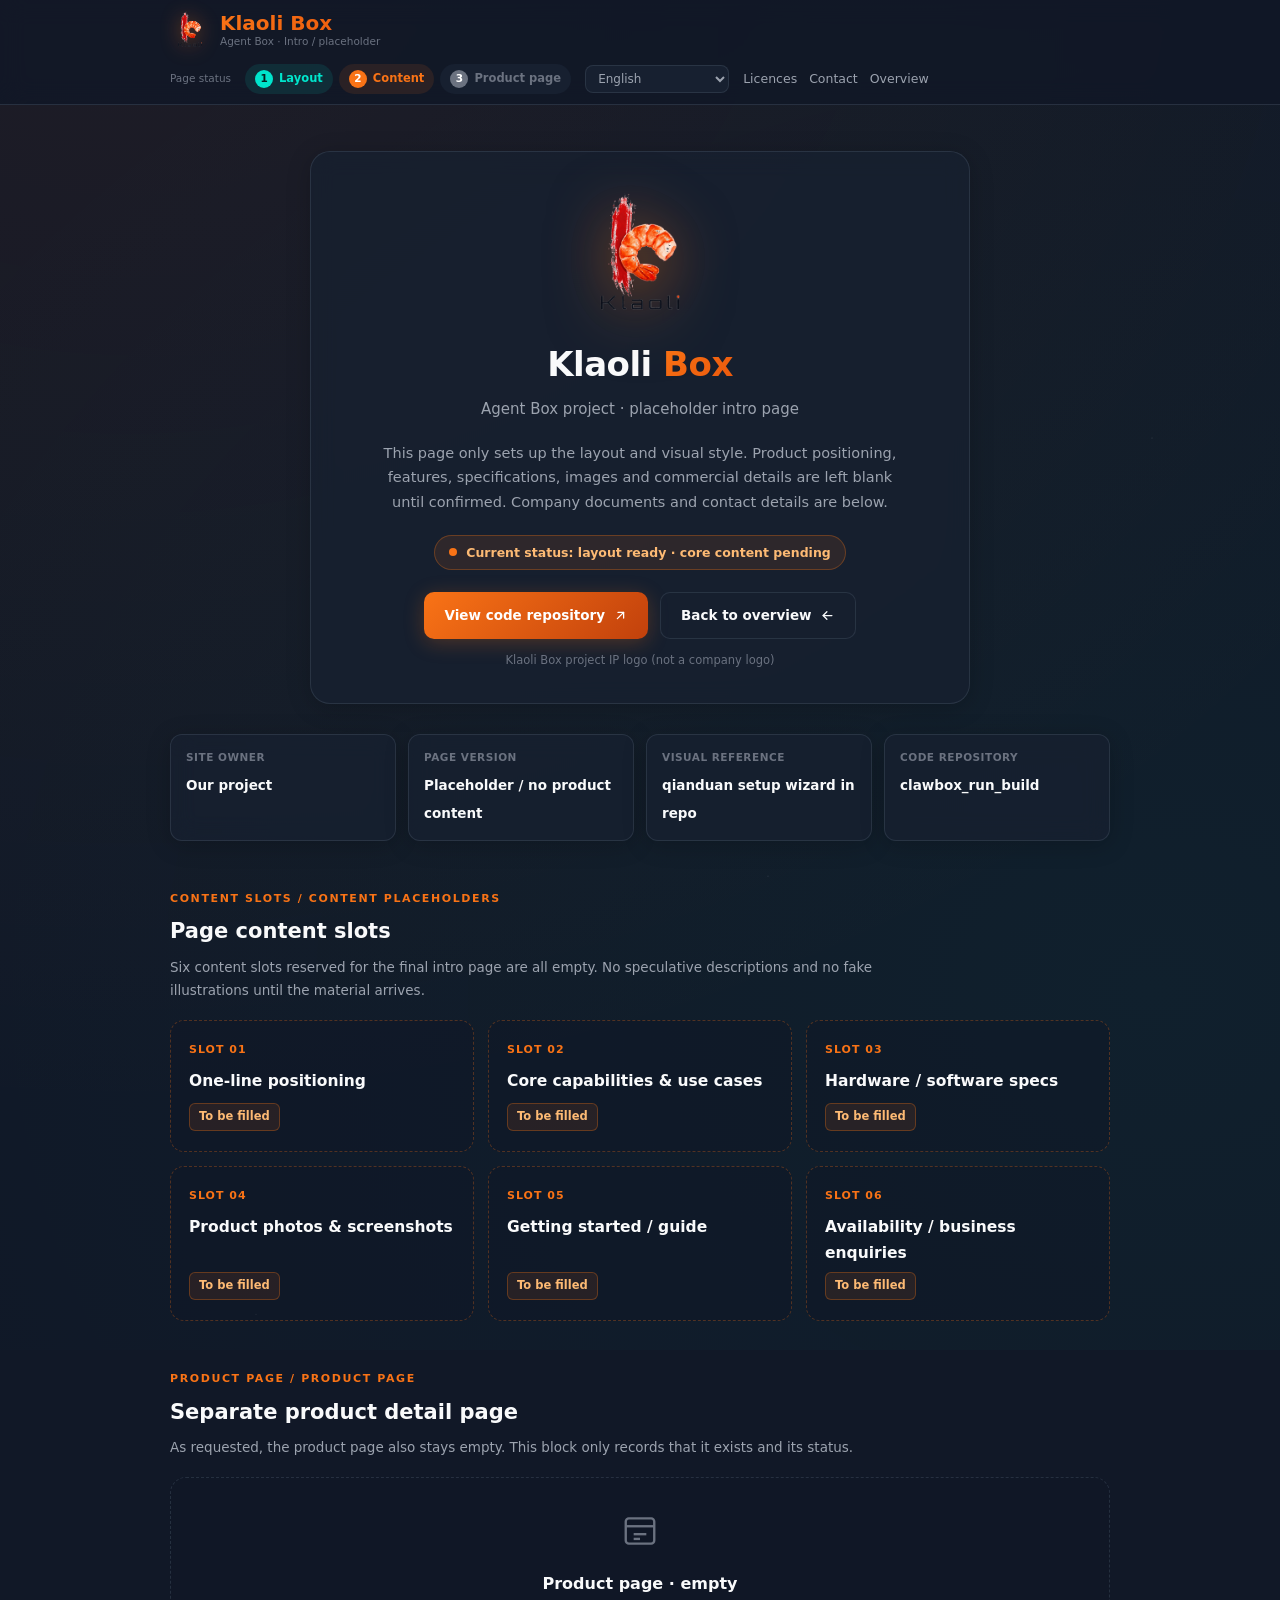
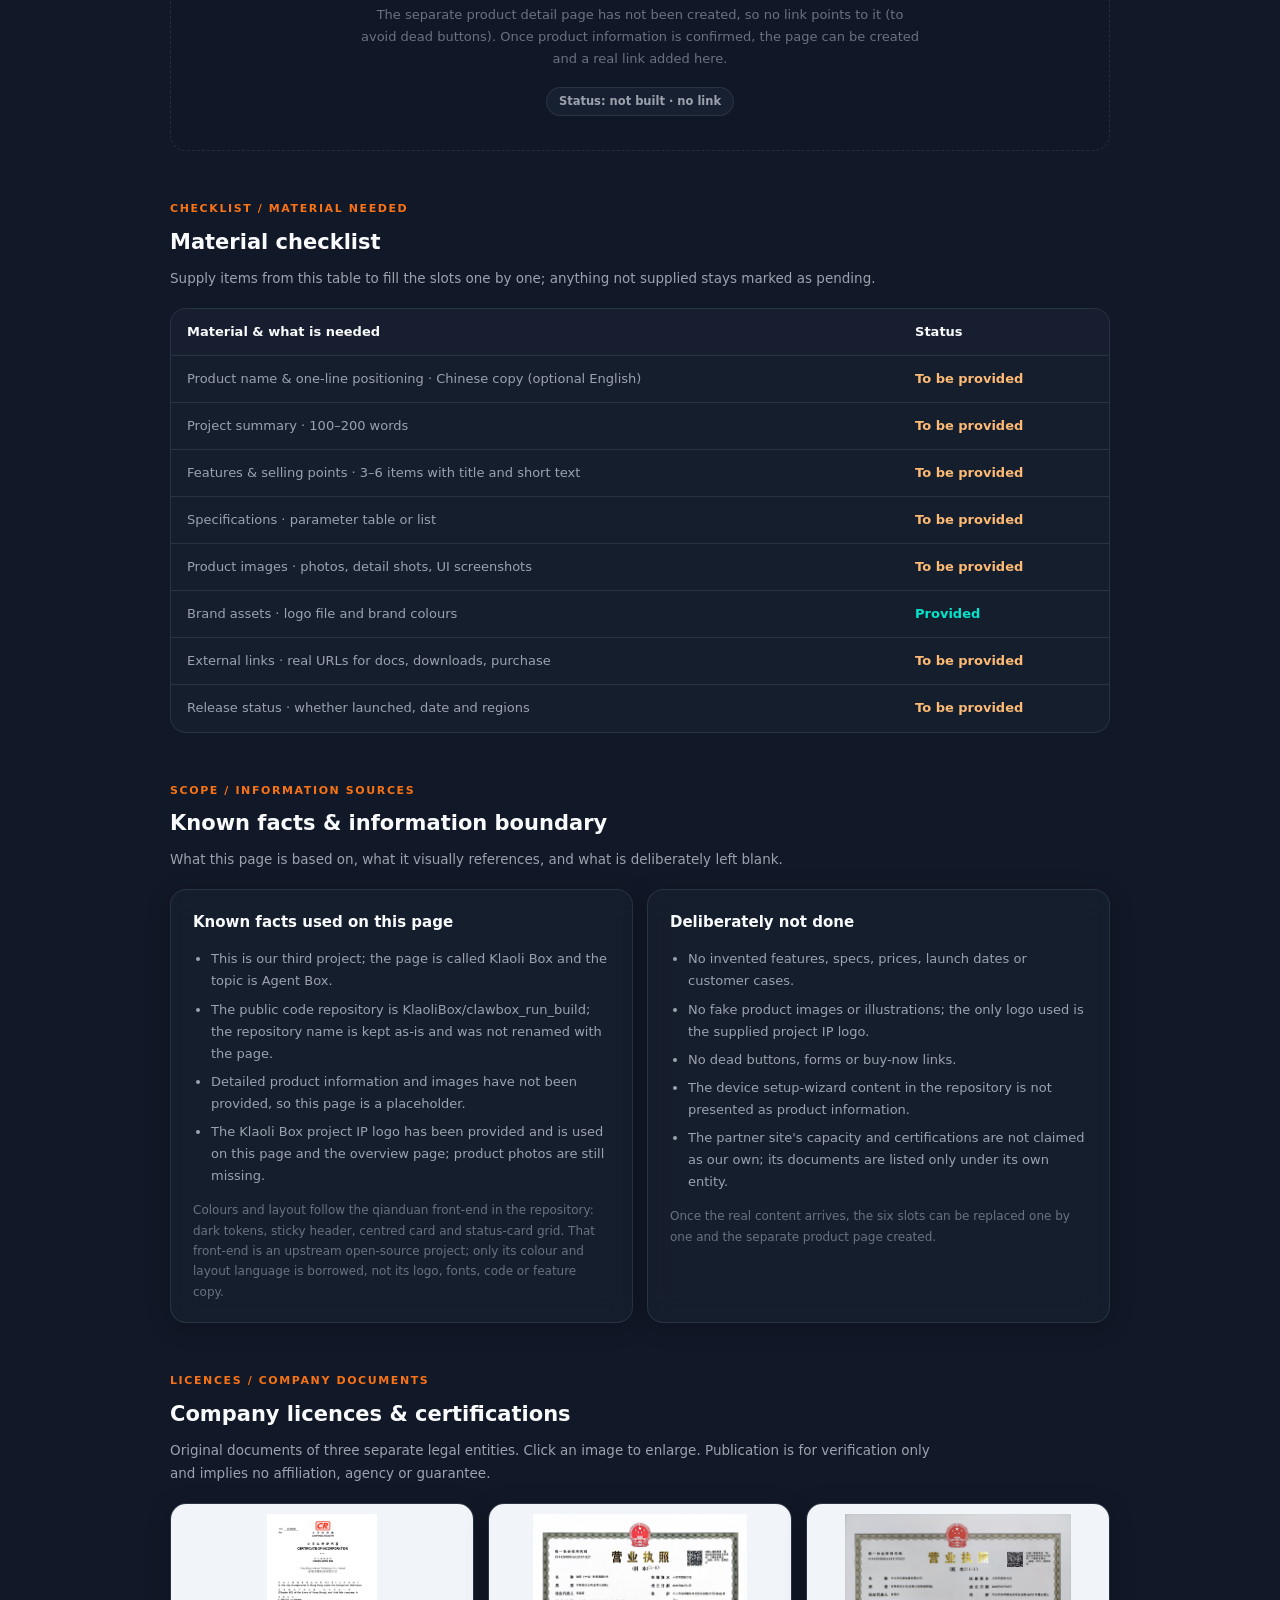
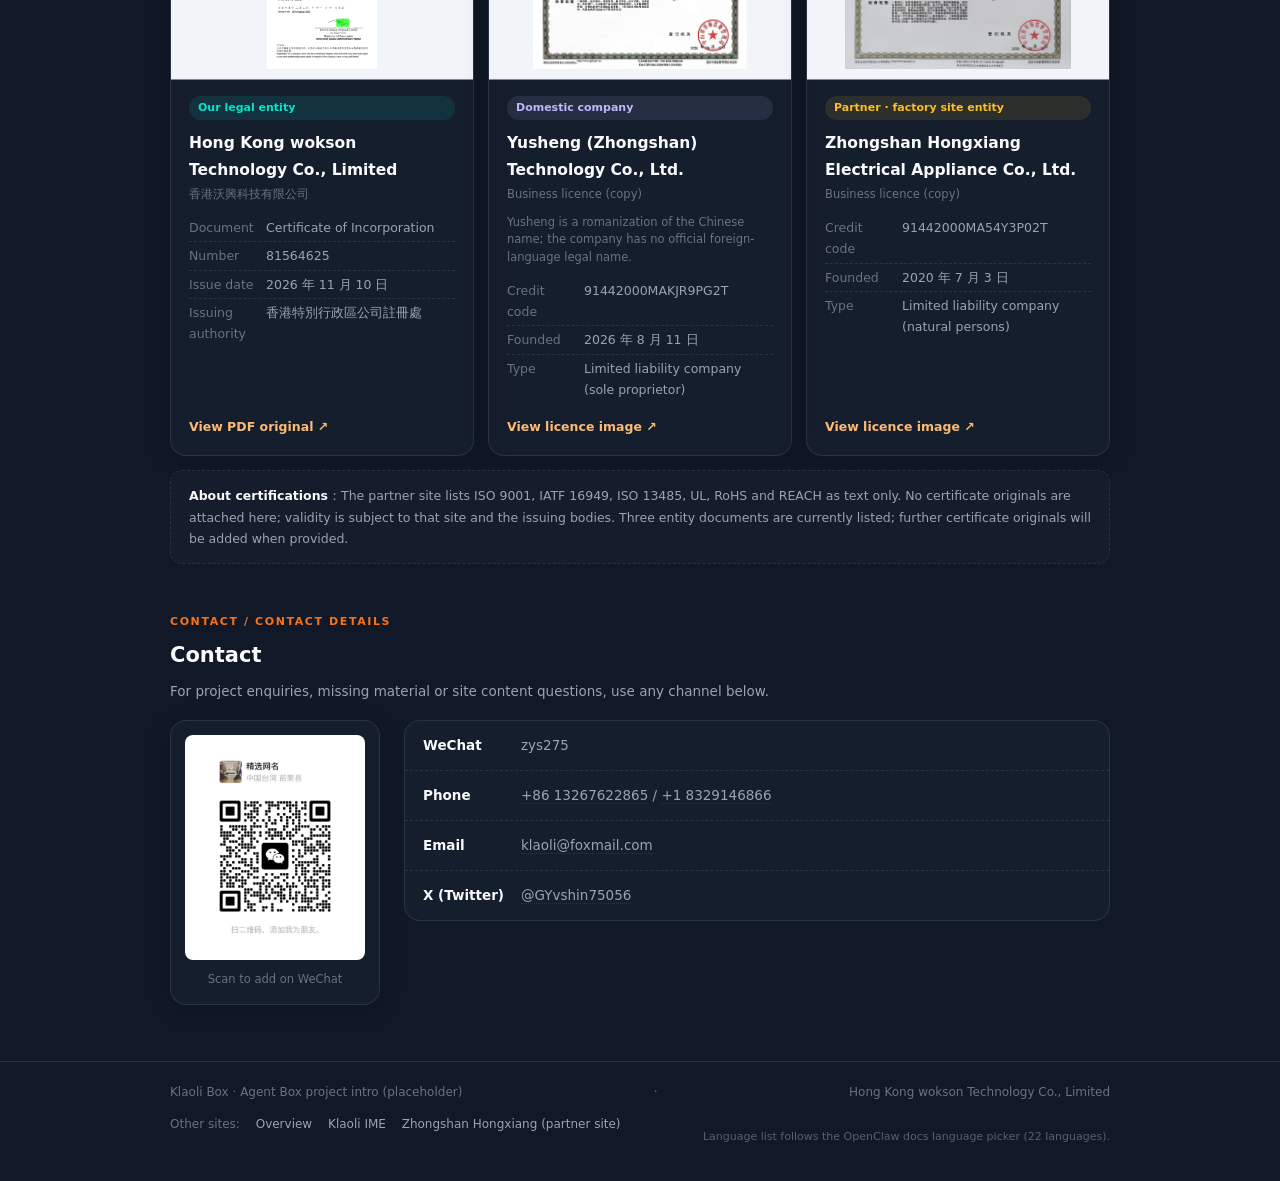
<file: html/klaolibox/index.html>
<!DOCTYPE html>
<html lang="zh-CN" dir="ltr">
<head>
<meta charset="UTF-8">
<meta name="viewport" content="width=device-width, initial-scale=1">
<title>Klaoli Box · Agent Box 项目介绍（占位版）</title>
<meta name="description" content="Klaoli Box 项目介绍页占位版本，产品核心内容与独立产品页面依然留空，附企业证照与联系方式。">
<style>
  /* Design tokens 参考仓库 qianduan/src/app/globals.css（深色向导 / 珊瑚橙 + 青色）。
     仅借用配色与排布语言，未引入仓库字体、图片、业务代码或文案。 */
  :root {
    --bg-deep: #111827;
    --bg-surface: #172030;
    --bg-elevated: #1e2939;
    --coral-bright: #f97316;
    --coral-mid: #ea580c;
    --coral-dark: #c2410c;
    --cyan-bright: #00e5cc;
    --cyan-mid: #14b8a6;
    --text-primary: #f9fafb;
    --text-secondary: #9ca3af;
    --text-muted: #6b7280;
    --border-subtle: rgba(54, 65, 83, 0.6);
    --border-accent: rgba(249, 115, 22, 0.3);
    --surface-card: rgba(23, 32, 48, 0.75);
    --surface-card-strong: rgba(23, 32, 48, 0.9);
    --font-display: "Segoe UI", "Microsoft YaHei", system-ui, sans-serif;
    --font-body: "Segoe UI", "Microsoft YaHei", "PingFang SC", system-ui, sans-serif;
    --radius: 16px;
  }
  * { box-sizing: border-box; }
  html { scroll-behavior: smooth; scrollbar-width: thin; scrollbar-color: #4b5563 var(--bg-deep); }
  ::-webkit-scrollbar { width: 8px; }
  ::-webkit-scrollbar-track { background: var(--bg-deep); }
  ::-webkit-scrollbar-thumb { background: #4b5563; border-radius: 4px; }
  ::-webkit-scrollbar-thumb:hover { background: #6b7280; }
  ::selection { background: rgba(249,115,22,.3); color: #fff; }
  body {
    margin: 0; background: var(--bg-deep); color: var(--text-primary);
    font-family: var(--font-body); line-height: 1.7;
    -webkit-font-smoothing: antialiased; overflow-x: hidden;
    min-height: 100vh;
  }
  h1, h2, h3, h4 { font-family: var(--font-display); }
  a { color: inherit; }
  a:focus-visible, select:focus-visible { outline: 2px solid var(--coral-bright); outline-offset: 3px; border-radius: 6px; }
  .wrap { max-width: 980px; margin: 0 auto; padding: 0 20px; }

  /* 星点 + 星云背景（照仓库 .bg-stars / .bg-nebula） */
  .bg-stars {
    background-image:
      radial-gradient(1px 1px at 20% 30%, rgba(255,255,255,.15) 0%, transparent 100%),
      radial-gradient(1px 1px at 40% 70%, rgba(255,255,255,.10) 0%, transparent 100%),
      radial-gradient(1px 1px at 60% 20%, rgba(255,255,255,.12) 0%, transparent 100%),
      radial-gradient(1px 1px at 80% 60%, rgba(255,255,255,.08) 0%, transparent 100%),
      radial-gradient(1px 1px at 10% 80%, rgba(255,255,255,.10) 0%, transparent 100%),
      radial-gradient(1px 1px at 70% 90%, rgba(255,255,255,.07) 0%, transparent 100%),
      radial-gradient(1px 1px at 90% 10%, rgba(255,255,255,.11) 0%, transparent 100%);
  }
  .bg-nebula::before {
    content: ""; position: fixed; top: -50%; left: -50%; width: 200%; height: 200%;
    background: radial-gradient(ellipse at 30% 20%, rgba(249,115,22,.06) 0%, transparent 60%),
                radial-gradient(ellipse at 70% 80%, rgba(0,229,204,.04) 0%, transparent 60%);
    pointer-events: none; z-index: 0;
  }
  .page { position: relative; z-index: 1; }

  .title-gradient {
    background: linear-gradient(135deg, #f97316 0%, #ea580c 100%);
    -webkit-background-clip: text; background-clip: text;
    -webkit-text-fill-color: transparent; color: transparent;
  }
  .card-surface {
    background: var(--surface-card); border: 1px solid var(--border-subtle);
    backdrop-filter: blur(12px); box-shadow: 0 4px 24px rgba(0,0,0,.2);
  }
  .btn-gradient {
    background: linear-gradient(135deg, var(--coral-bright) 0%, var(--coral-dark) 100%);
    box-shadow: 0 4px 20px rgba(249,115,22,.25); transition: opacity .2s, transform .2s, box-shadow .2s;
  }
  .btn-gradient:hover { opacity: .9; transform: scale(1.03); box-shadow: 0 8px 30px rgba(249,115,22,.35); }
  .btn-quiet { background: rgba(23,32,48,.7); border: 1px solid var(--border-subtle); transition: border-color .2s, color .2s; }
  .btn-quiet:hover { border-color: var(--border-accent); color: #fff; }

  /* ---------- header（仿 SetupWizard sticky header） ---------- */
  .topbar { position: sticky; top: 0; z-index: 50; background: rgba(17,24,39,.86); border-bottom: 1px solid var(--border-subtle); backdrop-filter: blur(12px); }
  .topbar .wrap { display: flex; align-items: center; justify-content: space-between; gap: 14px; padding-top: 10px; padding-bottom: 10px; flex-wrap: wrap; }
  .brand { display: flex; align-items: center; gap: 10px; text-decoration: none; }
  .brand-logo { width: 40px; height: 40px; display: block; flex: none; }
  .brand-logo img { width: 100%; height: 100%; object-fit: contain; display: block; filter: drop-shadow(0 2px 10px rgba(249,115,22,.45)); }
  .brand-txt { display: flex; flex-direction: column; line-height: 1.15; }
  .brand-txt b { font-family: var(--font-display); font-size: 20px; font-weight: 800; }
  .brand-txt small { font-size: 10.5px; color: var(--text-muted); }
  .head-right { display: flex; align-items: center; gap: 14px; flex-wrap: wrap; }
  .steps { display: flex; gap: 6px; flex-wrap: wrap; }
  .step { display: inline-flex; align-items: center; gap: 6px; padding: 5px 10px; border-radius: 999px; font-size: 11.5px; font-weight: 600; }
  .step i { display: inline-flex; align-items: center; justify-content: center; width: 18px; height: 18px; border-radius: 50%; font-size: 10.5px; font-weight: 800; color: #fff; font-style: normal; }
  .step.done { color: var(--cyan-bright); background: rgba(0,229,204,.1); }
  .step.done i { background: var(--cyan-bright); color: #04211f; }
  .step.active { color: var(--coral-bright); background: rgba(249,115,22,.1); }
  .step.active i { background: var(--coral-bright); }
  .step.idle { color: var(--text-muted); background: var(--bg-surface); }
  .step.idle i { background: var(--text-muted); }
  .steps-label { font-size: 10.5px; color: var(--text-muted); }
  .navlinks { display: flex; gap: 12px; flex-wrap: wrap; }
  .navlinks a { font-size: 12.5px; color: var(--text-secondary); text-decoration: none; }
  .navlinks a:hover { color: var(--coral-bright); }
  .lang-select {
    font: inherit; font-size: 12px; color: var(--text-secondary); background: var(--bg-surface);
    border: 1px solid var(--border-subtle); border-radius: 8px; padding: 5px 8px; max-width: 165px;
  }
  .lang-select option { background: var(--bg-surface); color: var(--text-primary); }

  /* ---------- hero（仿 WelcomeStep 居中卡片） ---------- */
  .hero { padding: 46px 0 8px; display: flex; justify-content: center; }
  .hero-card { width: 100%; max-width: 660px; border-radius: 20px; padding: 36px 34px 32px; text-align: center; }
  .hero-logo {
    width: 132px; height: 132px; margin: 0 auto;
    animation: float 3s ease-in-out infinite;
  }
  .hero-logo img { width: 100%; height: 100%; object-fit: contain; display: block; filter: drop-shadow(0 10px 30px rgba(249,115,22,.5)); }
  @keyframes float { 0%,100% { transform: translateY(0); } 50% { transform: translateY(-6px); } }
  .hero h1 { font-size: 34px; font-weight: 800; margin: 16px 0 4px; letter-spacing: -.5px; }
  .h1sub { font-size: 15px; color: var(--text-secondary); margin: 0 0 18px; }
  .hero p.lead { font-size: 14.5px; color: var(--text-secondary); max-width: 540px; margin: 0 auto 20px; }
  .state { display: inline-flex; align-items: center; gap: 9px; background: rgba(249,115,22,.1); border: 1px solid var(--border-accent); color: #fdba74; border-radius: 999px; padding: 6px 14px; font-size: 12.5px; font-weight: 700; margin-bottom: 22px; }
  .state .dot { width: 8px; height: 8px; border-radius: 50%; background: var(--coral-bright); }
  .actions { display: flex; gap: 12px; justify-content: center; flex-wrap: wrap; }
  .btn { display: inline-flex; align-items: center; gap: 8px; text-decoration: none; padding: 11px 20px; border-radius: 10px; font-size: 13.5px; font-weight: 700; }
  .btn svg { width: 15px; height: 15px; fill: none; stroke: currentColor; stroke-width: 2; stroke-linecap: round; stroke-linejoin: round; }
  .logo-caption { font-size: 11.5px; color: var(--text-muted); margin: 12px 0 0; }

  /* ---------- meta stat cards（仿 DoneStep 状态卡） ---------- */
  .meta-grid { display: grid; grid-template-columns: repeat(4, minmax(0,1fr)); gap: 12px; margin-top: 22px; }
  .meta-item { border-radius: 12px; padding: 14px 15px; }
  .meta-item small { display: block; font-size: 10.5px; font-weight: 700; letter-spacing: .5px; color: var(--text-muted); margin-bottom: 5px; text-transform: uppercase; }
  .meta-item b { font-size: 13.5px; font-weight: 700; color: var(--text-primary); word-break: break-all; }

  /* ---------- sections ---------- */
  section { margin-top: 42px; }
  .sec-head { margin-bottom: 18px; }
  .kicker { display: inline-block; font-size: 11px; font-weight: 800; letter-spacing: 1.6px; color: var(--coral-bright); text-transform: uppercase; margin-bottom: 6px; }
  .sec-head h2 { font-size: 21px; font-weight: 800; margin: 0 0 6px; }
  .sec-head p { font-size: 13.5px; color: var(--text-secondary); margin: 0; max-width: 760px; }

  /* ---------- slots（空内容卡片） ---------- */
  .slots { display: grid; grid-template-columns: repeat(3, minmax(0,1fr)); gap: 14px; }
  .slot { background: rgba(17,24,39,.45); border: 1.5px dashed rgba(249,115,22,.28); border-radius: 14px; padding: 20px 18px; min-height: 132px; display: flex; flex-direction: column; }
  .slot .num { font-size: 11px; font-weight: 800; color: var(--coral-bright); letter-spacing: 1px; }
  .slot h3 { font-size: 15.5px; font-weight: 800; margin: 8px 0 6px; color: var(--text-primary); }
  .slot .empty { margin-top: auto; align-self: flex-start; font-size: 11.5px; font-weight: 700; color: #fdba74; background: rgba(249,115,22,.1); border: 1px solid var(--border-accent); border-radius: 6px; padding: 3px 9px; }

  /* ---------- 产品页占位 ---------- */
  .product-void { border: 1.5px dashed var(--border-subtle); border-radius: 16px; background: rgba(17,24,39,.45); padding: 34px 24px; text-align: center; }
  .product-void svg { width: 38px; height: 38px; stroke: var(--text-muted); fill: none; stroke-width: 1.5; }
  .product-void h3 { font-size: 16px; font-weight: 800; margin: 12px 0 6px; }
  .product-void p { font-size: 13px; color: var(--text-muted); margin: 0 auto 16px; max-width: 560px; }
  .void-chip { display: inline-block; font-size: 11.5px; font-weight: 700; color: var(--text-secondary); background: var(--bg-surface); border: 1px solid var(--border-subtle); border-radius: 999px; padding: 4px 12px; }

  /* ---------- table ---------- */
  .tbl-wrap { border-radius: var(--radius); overflow-x: auto; border: 1px solid var(--border-subtle); background: var(--surface-card); }
  table { width: 100%; border-collapse: collapse; min-width: 520px; }
  th, td { padding: 12px 16px; text-align: left; font-size: 13px; border-bottom: 1px solid var(--border-subtle); vertical-align: top; }
  th { background: var(--surface-card-strong); font-weight: 800; color: var(--text-primary); white-space: nowrap; }
  tr:last-child td { border-bottom: none; }
  td { color: var(--text-secondary); }
  td.status { color: #fdba74; font-weight: 700; white-space: nowrap; }
  td.status.done { color: var(--cyan-bright); }

  /* ---------- panels ---------- */
  .two { display: grid; grid-template-columns: repeat(2, minmax(0,1fr)); gap: 14px; }
  .panel { border-radius: var(--radius); padding: 20px 22px; }
  .panel h3 { font-size: 15px; font-weight: 800; margin: 0 0 10px; }
  .panel ul { margin: 0; padding-left: 18px; font-size: 13px; color: var(--text-secondary); }
  .panel li { padding: 3px 0; }
  .panel .fine { font-size: 12px; color: var(--text-muted); margin: 10px 0 0; }
  .panel a { color: #fdba74; text-decoration: none; border-bottom: 1px dotted var(--border-accent); }
  .panel a:hover { color: var(--coral-bright); }
  code { background: rgba(249,115,22,.12); color: #fdba74; padding: 1px 5px; border-radius: 5px; font-size: 12px; }

  /* ---------- licenses ---------- */
  .lic-grid { display: grid; grid-template-columns: repeat(3, minmax(0,1fr)); gap: 14px; }
  .lic-card { border-radius: var(--radius); overflow: hidden; display: flex; flex-direction: column; }
  .lic-thumb { display: block; height: 176px; padding: 10px; background: #F1F4F8; border-bottom: 1px solid var(--border-subtle); }
  .lic-thumb img { width: 100%; height: 100%; object-fit: contain; display: block; }
  .lic-body { padding: 16px 18px 18px; display: flex; flex-direction: column; flex: 1; }
  .lic-body h3 { font-size: 15.5px; font-weight: 800; margin: 10px 0 3px; }
  .lic-body .en { font-size: 11.5px; color: var(--text-muted); margin: 0 0 11px; line-height: 1.5; }
  .lic-dl { margin: 0 0 13px; font-size: 12.5px; }
  .lic-dl div { display: flex; gap: 9px; padding: 3px 0; border-bottom: 1px dashed var(--border-subtle); }
  .lic-dl div:last-child { border-bottom: none; }
  .lic-dl dt { flex: none; width: 68px; color: var(--text-muted); }
  .lic-dl dd { margin: 0; color: var(--text-secondary); }
  .lic-file { margin-top: auto; font-size: 12.5px; font-weight: 700; text-decoration: none; color: #fdba74; }
  .lic-file:hover { text-decoration: underline; }
  .lic-tag { font-size: 11px; font-weight: 700; padding: 3px 9px; border-radius: 999px; }
  .lic-tag.own { color: var(--cyan-bright); background: rgba(0,229,204,.1); }
  .lic-tag.partner { color: #fbbf24; background: rgba(251,191,36,.1); }
  .lic-tag.neutral { color: #c4b5fd; background: rgba(196,181,253,.1); }
  .lic-note { margin-top: 14px; background: rgba(23,32,48,.7); border: 1px dashed var(--border-subtle); border-radius: 12px; padding: 14px 18px; font-size: 12.5px; color: var(--text-secondary); }
  .lic-note b { color: var(--text-primary); }

  /* ---------- contact ---------- */
  .contact-grid { display: grid; grid-template-columns: 210px 1fr; gap: 24px; align-items: start; }
  .qr-box { border-radius: var(--radius); padding: 14px; text-align: center; }
  .qr-box .qr-white { background: #fff; border-radius: 8px; padding: 8px; }
  .qr-box img { width: 100%; max-width: 176px; height: auto; display: block; margin: 0 auto; }
  .qr-box p { font-size: 11.5px; color: var(--text-muted); margin: 10px 0 0; }
  .clist { list-style: none; margin: 0; padding: 0; border-radius: var(--radius); overflow: hidden; border: 1px solid var(--border-subtle); background: var(--surface-card); }
  .clist li { display: flex; gap: 14px; align-items: baseline; padding: 13px 18px; border-bottom: 1px dashed var(--border-subtle); font-size: 13.5px; }
  .clist li:last-child { border-bottom: none; }
  .clist b { flex: none; width: 84px; color: var(--text-primary); }
  .clist span, .clist a { color: var(--text-secondary); }
  .clist a { text-decoration: none; border-bottom: 1px dotted var(--border-subtle); }
  .clist a:hover { color: var(--coral-bright); border-bottom-color: var(--coral-bright); }

  footer { margin-top: 56px; border-top: 1px solid var(--border-subtle); padding: 20px 0 34px; }
  footer .wrap { display: flex; gap: 12px; flex-wrap: wrap; justify-content: space-between; font-size: 12px; color: var(--text-muted); }
  footer a { color: var(--text-secondary); text-decoration: none; margin-left: 12px; }
  footer a:hover { color: var(--coral-bright); }
  .lang-note { font-size: 11px; color: var(--text-muted); margin-top: 14px; opacity: .8; }

  /* ---------- RTL ---------- */
  [dir="rtl"] th, [dir="rtl"] td { text-align: right; }
  [dir="rtl"] .panel ul { padding-left: 0; padding-right: 18px; }
  [dir="rtl"] footer a { margin-left: 0; margin-right: 12px; }

  @media (max-width: 900px) {
    .slots, .lic-grid { grid-template-columns: repeat(2, minmax(0,1fr)); }
    .meta-grid { grid-template-columns: repeat(2, minmax(0,1fr)); }
    .two { grid-template-columns: 1fr; }
  }
  @media (max-width: 620px) {
    .hero { padding: 28px 0 4px; }
    .hero-card { padding: 26px 20px 24px; }
    .hero h1 { font-size: 27px; }
    .slots, .lic-grid { grid-template-columns: 1fr; }
    .contact-grid { grid-template-columns: 1fr; }
    .qr-box { max-width: 240px; }
    .slot { min-height: 0; }
    .clist li { flex-direction: column; gap: 2px; }
    .clist b { width: auto; }
    .steps-label { display: none; }
  }
</style>
</head>
<body class="bg-stars bg-nebula" data-page="box">

<div class="page">

<header class="topbar">
  <div class="wrap">
    <a class="brand" href="#top" data-i18n-label="b_brand_aria" aria-label="Klaoli Box 介绍页顶部">
      <span class="brand-logo"><img src="../_archive/assets/klaoli-box-logo.png" alt="Klaoli Box 项目产权 Logo：红色笔触与虾形图案，下方为 Klaoli 字样" data-i18n-alt="c_logo_alt"></span>
      <span class="brand-txt">
        <b class="title-gradient">Klaoli Box</b>
        <small data-i18n="b_brand_sub">Agent Box · Intro / 占位版</small>
      </span>
    </a>
    <div class="head-right">
      <span class="steps-label" data-i18n="b_steps_label">页面状态</span>
      <div class="steps" data-i18n-label="b_steps_aria" aria-label="页面状态：结构已就位，核心内容待补，独立产品页待建">
        <span class="step done"><i>1</i><span data-i18n="b_step1">结构</span></span>
        <span class="step active"><i>2</i><span data-i18n="b_step2">内容</span></span>
        <span class="step idle"><i>3</i><span data-i18n="b_step3">产品页</span></span>
      </div>
      <select id="lang-select" class="lang-select" aria-label="界面语言">
        <option value="en">English</option>
        <option value="zh-CN" selected>简体中文</option>
        <option value="zh-TW">繁體中文</option>
        <option value="ja-JP">日本語</option>
        <option value="es">Español</option>
        <option value="pt-BR">Português (BR)</option>
        <option value="ko">한국어</option>
        <option value="de">Deutsch</option>
        <option value="fr">Français</option>
        <option value="hi">हिन्दी</option>
        <option value="ar">العربية</option>
        <option value="it">Italiano</option>
        <option value="vi">Tiếng Việt</option>
        <option value="nl">Nederlands</option>
        <option value="fa">فارسی</option>
        <option value="tr">Türkçe</option>
        <option value="uk">Українська</option>
        <option value="id">Bahasa Indonesia</option>
        <option value="pl">Polski</option>
        <option value="th">ไทย</option>
        <option value="ru">Русский</option>
        <option value="sv">Svenska</option>
      </select>
      <nav class="navlinks" aria-label="页内导航">
        <a href="#licenses" data-i18n="c_nav_licenses">企业证照</a>
        <a href="#contact" data-i18n="c_nav_contact">联系方式</a>
        <a href="../index.html" data-i18n="c_nav_overview">项目总览</a>
      </nav>
    </div>
  </div>
</header>

<main class="wrap" id="top">

  <!-- hero：仿 WelcomeStep 居中卡片，使用项目产权 Logo -->
  <section class="hero" style="margin-top:0">
    <div class="hero-card card-surface">
      <div class="hero-logo"><img src="../_archive/assets/klaoli-box-logo.png" alt="Klaoli Box 项目产权 Logo：红色笔触与虾形图案，下方为 Klaoli 字样" data-i18n-alt="c_logo_alt"></div>
      <h1>Klaoli <span class="title-gradient">Box</span></h1>
      <p class="h1sub" data-i18n="b_h1sub">Agent Box 项目 · 介绍页占位版本</p>
      <p class="lead" data-i18n="b_lead">本页只搭建页面骨架与视觉风格，产品定位、功能、规格、图片与商务信息一概留空，待资料确认后逐项填入。企业证照与联系方式见页面下方。</p>
      <div class="state"><span class="dot"></span><span data-i18n="b_state">当前状态：结构已就位 · 核心内容待补充</span></div>
      <div class="actions">
        <a class="btn btn-gradient" style="color:#fff" href="https://github.com/KlaoliBox/clawbox_run_build" target="_blank" rel="noopener noreferrer"><span data-i18n="b_btn_repo">查看代码仓库</span>
          <svg viewBox="0 0 24 24"><path d="M7 17L17 7"/><path d="M8 7h9v9"/></svg>
        </a>
        <a class="btn btn-quiet" href="../index.html"><span data-i18n="c_btn_back">返回项目总览</span>
          <svg viewBox="0 0 24 24"><path d="M19 12H5"/><path d="M11 6l-6 6 6 6"/></svg>
        </a>
      </div>
      <p class="logo-caption" data-i18n="c_logo_note">Klaoli Box 项目产权标识（非公司标识）</p>
    </div>
  </section>

  <div class="meta-grid">
    <div class="meta-item card-surface"><small data-i18n="b_meta1">站点归属</small><b data-i18n="c_badge_own">本公司项目</b></div>
    <div class="meta-item card-surface"><small data-i18n="b_meta2">页面版本</small><b data-i18n="b_meta_v2">占位版 / 无产品内容</b></div>
    <div class="meta-item card-surface"><small data-i18n="b_meta3">视觉参考</small><b data-i18n="b_meta_v3">仓库 qianduan 向导</b></div>
    <div class="meta-item card-surface"><small data-i18n="b_meta4">代码仓库</small><b>clawbox_run_build</b></div>
  </div>

  <!-- 内容槽位：核心介绍内容全部留空 -->
  <section aria-labelledby="slots-h">
    <div class="sec-head">
      <span class="kicker" data-i18n="b_slots_k">Content Slots / 内容槽位</span>
      <h2 id="slots-h" data-i18n="b_slots_h">页面内容槽位</h2>
      <p data-i18n="b_slots_p">正式介绍页预留的六个内容位，目前均为空。在资料到位前不会填入推测性描述，也不会用示意图顶替。</p>
    </div>
    <div class="slots">
      <div class="slot"><span class="num">SLOT 01</span><h3 data-i18n="b_s1">一句话产品定位</h3><span class="empty" data-i18n="c_empty">待补充</span></div>
      <div class="slot"><span class="num">SLOT 02</span><h3 data-i18n="b_s2">核心能力与使用场景</h3><span class="empty" data-i18n="c_empty">待补充</span></div>
      <div class="slot"><span class="num">SLOT 03</span><h3 data-i18n="b_s3">硬件 / 软件规格</h3><span class="empty" data-i18n="c_empty">待补充</span></div>
      <div class="slot"><span class="num">SLOT 04</span><h3 data-i18n="b_s4">产品照片与界面截图</h3><span class="empty" data-i18n="c_empty">待补充</span></div>
      <div class="slot"><span class="num">SLOT 05</span><h3 data-i18n="b_s5">上手流程 / 使用说明</h3><span class="empty" data-i18n="c_empty">待补充</span></div>
      <div class="slot"><span class="num">SLOT 06</span><h3 data-i18n="b_s6">获取方式 / 商务入口</h3><span class="empty" data-i18n="c_empty">待补充</span></div>
    </div>
  </section>

  <!-- 独立产品页面：明确留空，不造空链接 -->
  <section aria-labelledby="product-h">
    <div class="sec-head">
      <span class="kicker" data-i18n="b_prod_k">Product Page / 产品页面</span>
      <h2 id="product-h" data-i18n="b_prod_h">独立产品详情页</h2>
      <p data-i18n="b_prod_p">按你的要求，产品页面同样保持空置；此处仅登记它的存在与状态。</p>
    </div>
    <div class="product-void">
      <svg viewBox="0 0 24 24" aria-hidden="true"><rect x="3" y="4" width="18" height="16" rx="2"/><path d="M3 9h18"/><path d="M8 14h8"/><path d="M8 17h4"/></svg>
      <h3 data-i18n="b_void_h">产品页面 · 空</h3>
      <p data-i18n="b_void_p">独立产品详情页尚未创建，本页不设置指向它的跳转链接（避免出现点了没有反应的入口）。待产品资料确定后，可在此处新建页面并补上真实链接。</p>
      <span class="void-chip" data-i18n="b_void_chip">状态：待建 · 无跳转入口</span>
    </div>
  </section>

  <!-- 待补资料清单 -->
  <section aria-labelledby="list-h">
    <div class="sec-head">
      <span class="kicker" data-i18n="b_list_k">Checklist / 待补资料</span>
      <h2 id="list-h" data-i18n="b_list_h">待补资料清单</h2>
      <p data-i18n="b_list_p">后续按此表提供素材即可逐格填充；未提供的一律保持「待提供」。</p>
    </div>
    <div class="tbl-wrap">
      <table>
        <thead>
          <tr><th data-i18n="b_th1">素材与需要的内容</th><th data-i18n="b_th2">状态</th></tr>
        </thead>
        <tbody>
          <tr><td data-i18n="b_r1">产品名称与一句话定位 · 中文文案（可选英文版）</td><td class="status" data-i18n="c_pending">待提供</td></tr>
          <tr><td data-i18n="b_r2">项目简介 · 100–200 字说明</td><td class="status" data-i18n="c_pending">待提供</td></tr>
          <tr><td data-i18n="b_r3">功能与卖点 · 3–6 条，每条含标题与简述</td><td class="status" data-i18n="c_pending">待提供</td></tr>
          <tr><td data-i18n="b_r4">规格参数 · 参数表或清单</td><td class="status" data-i18n="c_pending">待提供</td></tr>
          <tr><td data-i18n="b_r5">产品图片 · 产品照、细节照、界面截图等图片文件</td><td class="status" data-i18n="c_pending">待提供</td></tr>
          <tr><td data-i18n="b_r6">品牌素材 · Logo 文件与品牌色值</td><td class="status done" data-i18n="c_provided">已提供</td></tr>
          <tr><td data-i18n="b_r7">外部链接 · 文档、下载、购买等真实 URL</td><td class="status" data-i18n="c_pending">待提供</td></tr>
          <tr><td data-i18n="b_r8">发布状态 · 是否已发布、时间与区域</td><td class="status" data-i18n="c_pending">待提供</td></tr>
        </tbody>
      </table>
    </div>
  </section>

  <!-- 已知事实 / 信息边界 -->
  <section aria-labelledby="boundary-h">
    <div class="sec-head">
      <span class="kicker" data-i18n="b_bound_k">Scope / 信息来源</span>
      <h2 id="boundary-h" data-i18n="b_bound_h">已知事实与信息边界</h2>
      <p data-i18n="b_bound_p">说明本页依据的信息来源、视觉参考对象，以及刻意留白的部分。</p>
    </div>
    <div class="two">
      <div class="panel card-surface">
        <h3 data-i18n="b_facts_h">本页依据的已知事实</h3>
        <ul>
          <li data-i18n="b_f1">这是本公司的第三个项目，页面名称为 Klaoli Box，主题为 Agent Box。</li>
          <li data-i18n="b_f2">项目对应公开代码仓库 KlaoliBox/clawbox_run_build；仓库名沿用原名称，未随页面名称更改。</li>
          <li data-i18n="b_f3">产品详细资料与图片尚未提供，本页为占位版本。</li>
          <li data-i18n="b_f4">Klaoli Box 项目产权 Logo 已提供，用于本页与总览页；产品照片仍待补。</li>
        </ul>
        <p class="fine" data-i18n="b_facts_fine">视觉与排布参考仓库内 qianduan 前端的深色配色、sticky 页头、居中卡片与状态卡网格。该前端为上游开源项目；本页仅借鉴配色与排布语言，未使用其 Logo 图片、字体、业务代码或功能文案。</p>
      </div>
      <div class="panel card-surface">
        <h3 data-i18n="b_no_h">刻意不做的事</h3>
        <ul>
          <li data-i18n="b_n1">不编造功能、参数、价格、发布时间或客户案例。</li>
          <li data-i18n="b_n2">不使用假的产品图或示意图；页面仅使用已提供的项目产权 Logo。</li>
          <li data-i18n="b_n3">不设置点了没有反应的按钮、表单或「立即购买」入口。</li>
          <li data-i18n="b_n4">不把仓库内设备端向导的业务内容写成产品介绍。</li>
          <li data-i18n="b_n5">不把合作公司站点的产能与认证作为本公司成果表述；其证照仅在下方按主体单独公示。</li>
        </ul>
        <p class="fine" data-i18n="b_no_fine">正式内容到位后，可逐项替换六个内容槽位，并新建独立产品详情页。</p>
      </div>
    </div>
  </section>

  <!-- 企业证照与资质 -->
  <section id="licenses" aria-labelledby="lic-h">
    <div class="sec-head">
      <span class="kicker" data-i18n="b_lic_k">Licenses / 企业证照</span>
      <h2 id="lic-h" data-i18n="c_licenses_h">企业证照与资质</h2>
      <p data-i18n="c_licenses_p">以下为三家相关法律主体的证照原件，点击图片可查看大图；证照分属不同法律主体，公示仅为便于核验，不代表彼此隶属、代理或担保关系。</p>
    </div>
    <div class="lic-grid">

      <article class="lic-card card-surface">
        <a class="lic-thumb" href="../_archive/assets/hk-wokson-ci.png" target="_blank" rel="noopener" data-i18n-title="c_zoom" title="点击查看大图">
          <img src="../_archive/assets/hk-wokson-ci.png" alt="企业证照原件图片" data-i18n-alt="c_alt_doc" loading="lazy">
        </a>
        <div class="lic-body">
          <span class="lic-tag own" data-i18n="c_tag_own">本公司署名主体</span>
          <h3 data-i18n="c_name_hk">香港沃興科技有限公司</h3>
          <p class="en" data-i18n="c_name_hk_alt">Hong Kong wokson Technology Co., Limited</p>
          <dl class="lic-dl">
            <div><dt data-i18n="c_lbl_cert">证照</dt><dd data-i18n="c_license_cert">公司註冊證明書</dd></div>
            <div><dt data-i18n="c_lbl_no">编号</dt><dd>81564625</dd></div>
            <div><dt data-i18n="c_lbl_date">发出日期</dt><dd>2026 年 11 月 10 日</dd></div>
            <div><dt data-i18n="c_lbl_authority">签发机关</dt><dd>香港特別行政區公司註冊處</dd></div>
          </dl>
          <a class="lic-file" href="../_archive/assets/hk-wokson-ci.pdf" target="_blank" rel="noopener" data-i18n="c_pdf">查看 PDF 原件 ↗</a>
        </div>
      </article>

      <article class="lic-card card-surface">
        <a class="lic-thumb" href="../_archive/assets/license-yusheng.jpg" target="_blank" rel="noopener" data-i18n-title="c_zoom" title="点击查看大图">
          <img src="../_archive/assets/license-yusheng.jpg" alt="企业证照原件图片" data-i18n-alt="c_alt_doc" loading="lazy">
        </a>
        <div class="lic-body">
          <span class="lic-tag neutral" data-i18n="c_tag_neutral">境内公司</span>
          <h3 data-i18n="c_name_ys">渝昇（中山）科技有限公司</h3>
          <p class="en" data-i18n="c_license_biz">营业执照（副本）</p>
          <p class="en" data-i18n="c_ys_note">「Yusheng」为中文名称的罗马字转写；该公司无官方外文法定名称。</p>
          <dl class="lic-dl">
            <div><dt data-i18n="c_lbl_code">信用代码</dt><dd>91442000MAKJR9PG2T</dd></div>
            <div><dt data-i18n="c_lbl_founded">成立日期</dt><dd>2026 年 8 月 11 日</dd></div>
            <div><dt data-i18n="c_lbl_type">类型</dt><dd data-i18n="c_type_a">有限责任公司（自然人独资）</dd></div>
          </dl>
          <a class="lic-file" href="../_archive/assets/license-yusheng.jpg" target="_blank" rel="noopener" data-i18n="c_fullimg">查看营业执照原图 ↗</a>
        </div>
      </article>

      <article class="lic-card card-surface">
        <a class="lic-thumb" href="../_archive/assets/license-hongxiang.jpg" target="_blank" rel="noopener" data-i18n-title="c_zoom" title="点击查看大图">
          <img src="../_archive/assets/license-hongxiang.jpg" alt="企业证照原件图片" data-i18n-alt="c_alt_doc" loading="lazy">
        </a>
        <div class="lic-body">
          <span class="lic-tag partner" data-i18n="c_tag_partner">合作公司 · 工厂站点主体</span>
          <h3 data-i18n="c_name_hx">中山市弘翔电器有限公司</h3>
          <p class="en" data-i18n="c_license_biz">营业执照（副本）</p>
          <dl class="lic-dl">
            <div><dt data-i18n="c_lbl_code">信用代码</dt><dd>91442000MA54Y3P02T</dd></div>
            <div><dt data-i18n="c_lbl_founded">成立日期</dt><dd>2020 年 7 月 3 日</dd></div>
            <div><dt data-i18n="c_lbl_type">类型</dt><dd data-i18n="c_type_b">有限责任公司（自然人投资或控股）</dd></div>
          </dl>
          <a class="lic-file" href="../_archive/assets/license-hongxiang.jpg" target="_blank" rel="noopener" data-i18n="c_fullimg">查看营业执照原图 ↗</a>
        </div>
      </article>

    </div>
    <div class="lic-note"><b data-i18n="c_note_h">关于资质</b>：<span data-i18n="c_note">合作公司站点以文字公示 ISO 9001、IATF 16949、ISO 13485、UL、RoHS、REACH 等认证信息；本页未附证书原件，实际有效状态以该站点及发证机构为准。目前收录上述 3 份主体证照，如另有资质证书原件，待提供后补入。</span></div>
  </section>

  <!-- 联系方式 -->
  <section id="contact" aria-labelledby="contact-h">
    <div class="sec-head">
      <span class="kicker" data-i18n="b_ct_k">Contact / 联系方式</span>
      <h2 id="contact-h" data-i18n="c_contact_h">联系方式</h2>
      <p data-i18n="c_contact_p">项目咨询、资料补充与站点内容相关问题，可通过以下任一渠道联系。</p>
    </div>
    <div class="contact-grid">
      <div class="qr-box card-surface">
        <div class="qr-white"><img src="../_archive/assets/wechat-qr.jpg" alt="微信个人二维码，扫码添加好友" data-i18n-alt="c_qr_alt" loading="lazy"></div>
        <p data-i18n="c_qr_cap">微信扫码添加</p>
      </div>
      <ul class="clist">
        <li><b data-i18n="c_ct_wechat">微信</b><span>zys275</span></li>
        <li><b data-i18n="c_ct_phone">手机</b><span><a href="tel:+8613267622865">+86 13267622865</a> / <a href="tel:+18329146866">+1 8329146866</a></span></li>
        <li><b data-i18n="c_ct_email">邮箱</b><span><a href="mailto:klaoli@foxmail.com">klaoli@foxmail.com</a></span></li>
        <li><b data-i18n="c_ct_x">推特 / X</b><span><a href="https://x.com/GYvshin75056" target="_blank" rel="noopener noreferrer">@GYvshin75056</a></span></li>
      </ul>
    </div>
  </section>

</main>

<footer>
  <div class="wrap">
    <span data-i18n="b_foot_main">Klaoli Box · Agent Box 项目介绍（占位版）</span> · <span data-i18n="c_name_hk">香港沃興科技有限公司</span>
    <span><span data-i18n="b_foot_sites">其他站点：</span>
      <a href="../index.html" data-i18n="c_nav_overview">项目总览</a>
      <a href="../klaolivietime/index.html" data-i18n="g_klaoli_name">Klaoli 输入法</a>
      <a href="../hxdq/index.html" data-i18n="b_foot_hx">中山弘翔电器（合作公司站点）</a>
    </span>
    <span class="lang-note" data-i18n="c_lang_note">语言列表参考 OpenClaw 文档站语言选择器，共 22 种。</span>
  </div>
</footer>

</div>

<script src="../_archive/assets/i18n.js"></script>
<script>SITE_I18N.init();</script>
</body>
</html>
</file>
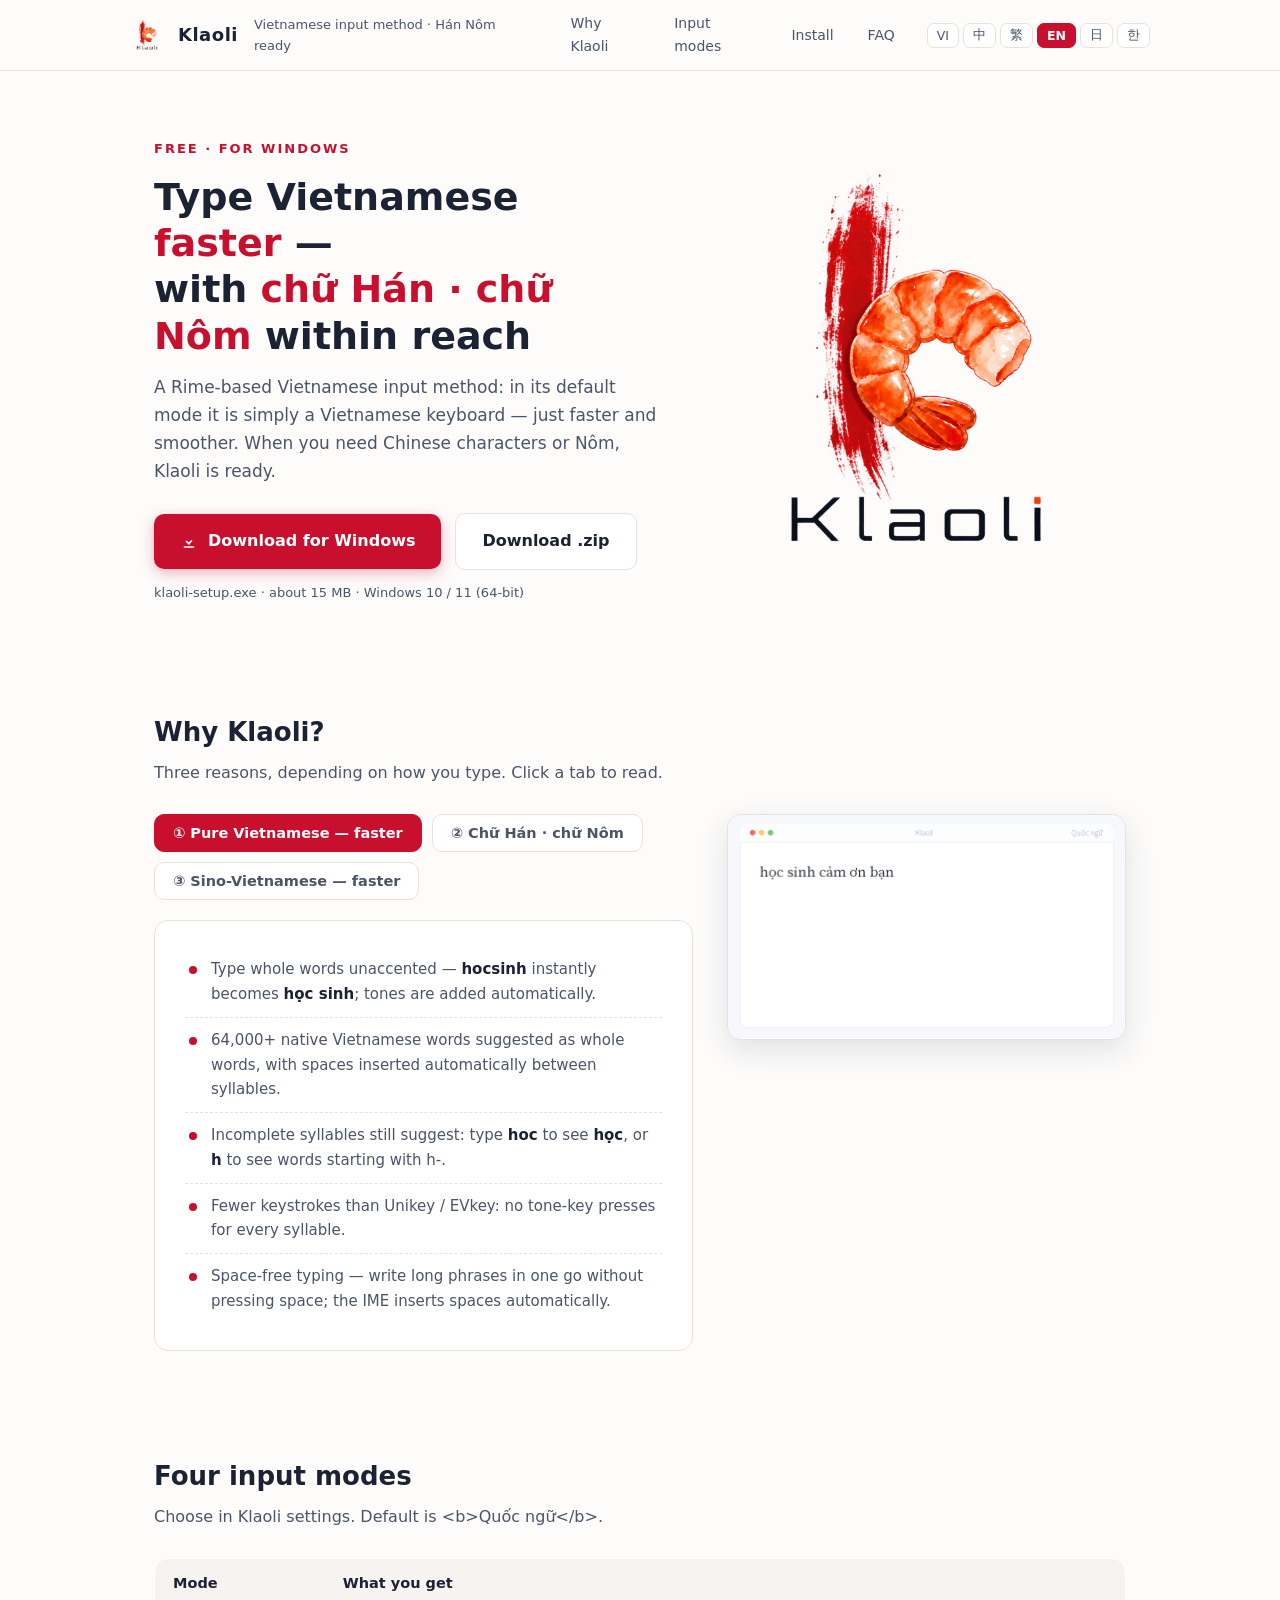
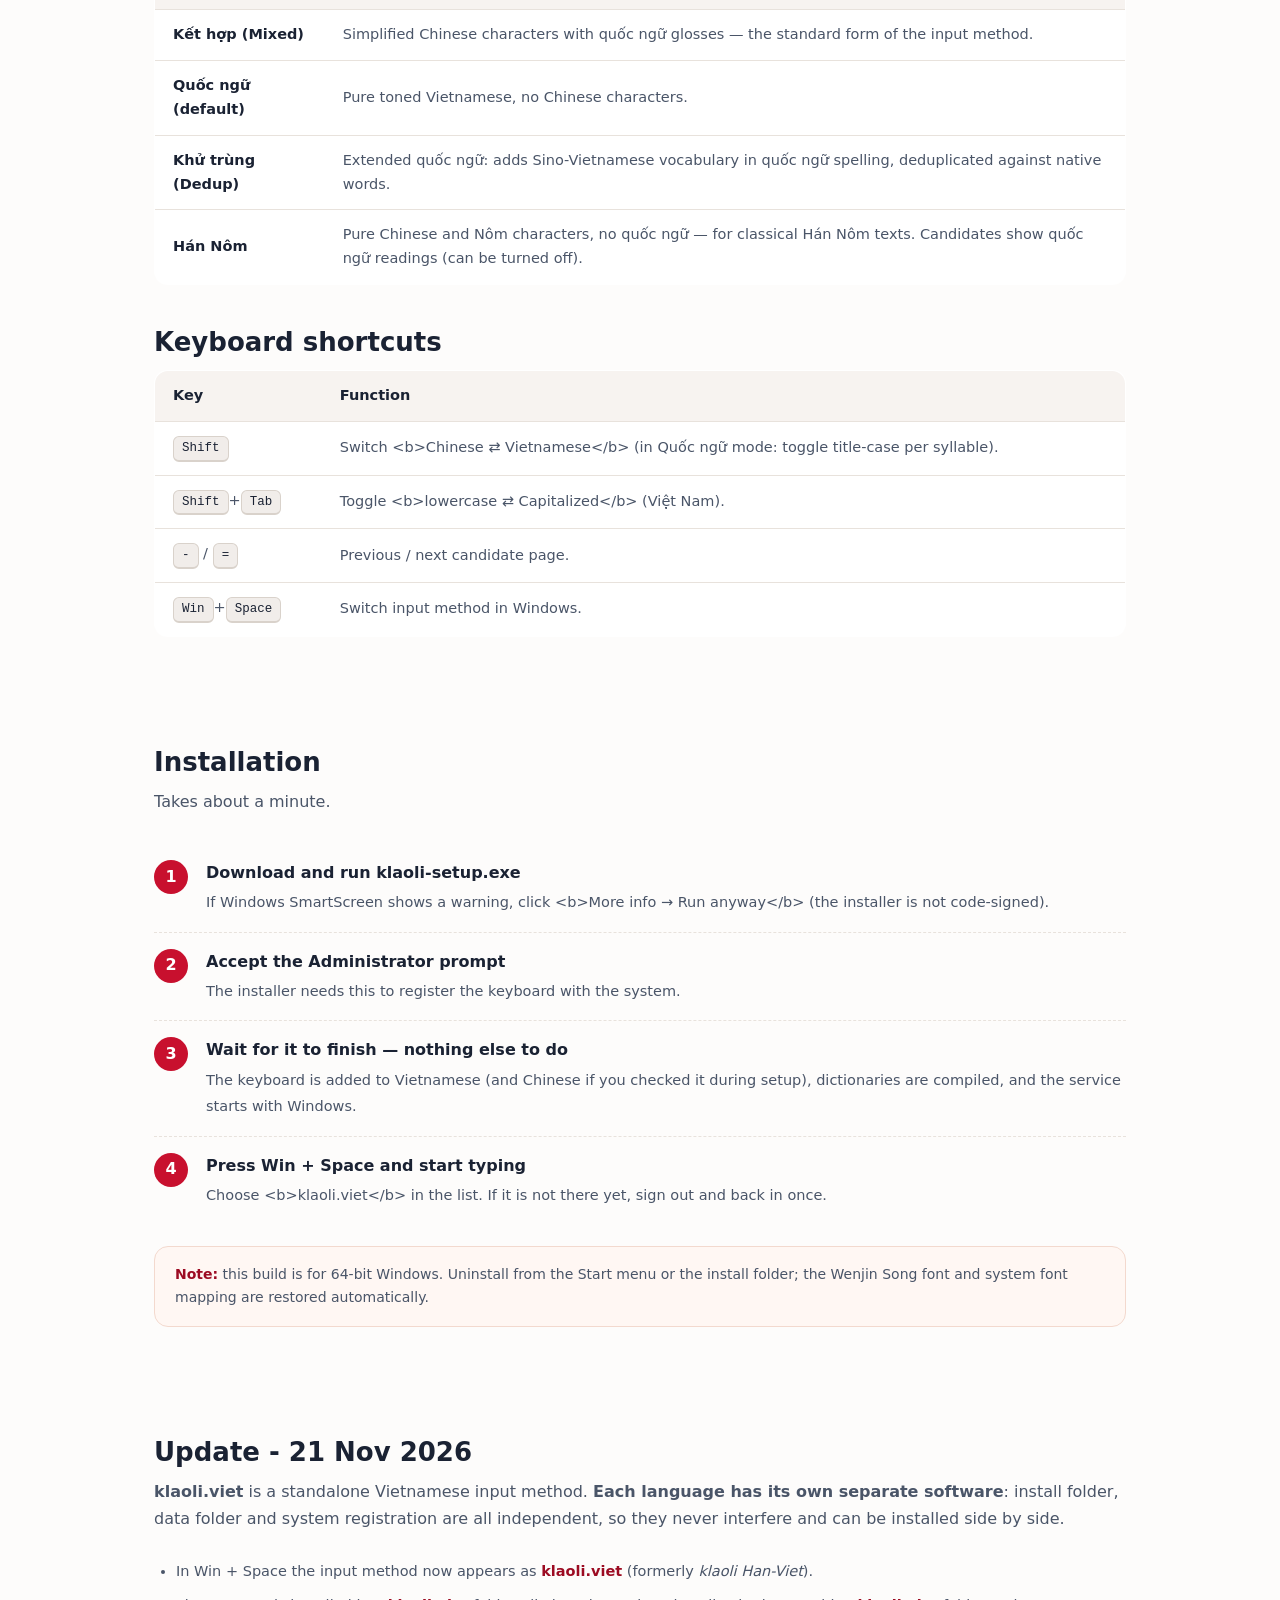
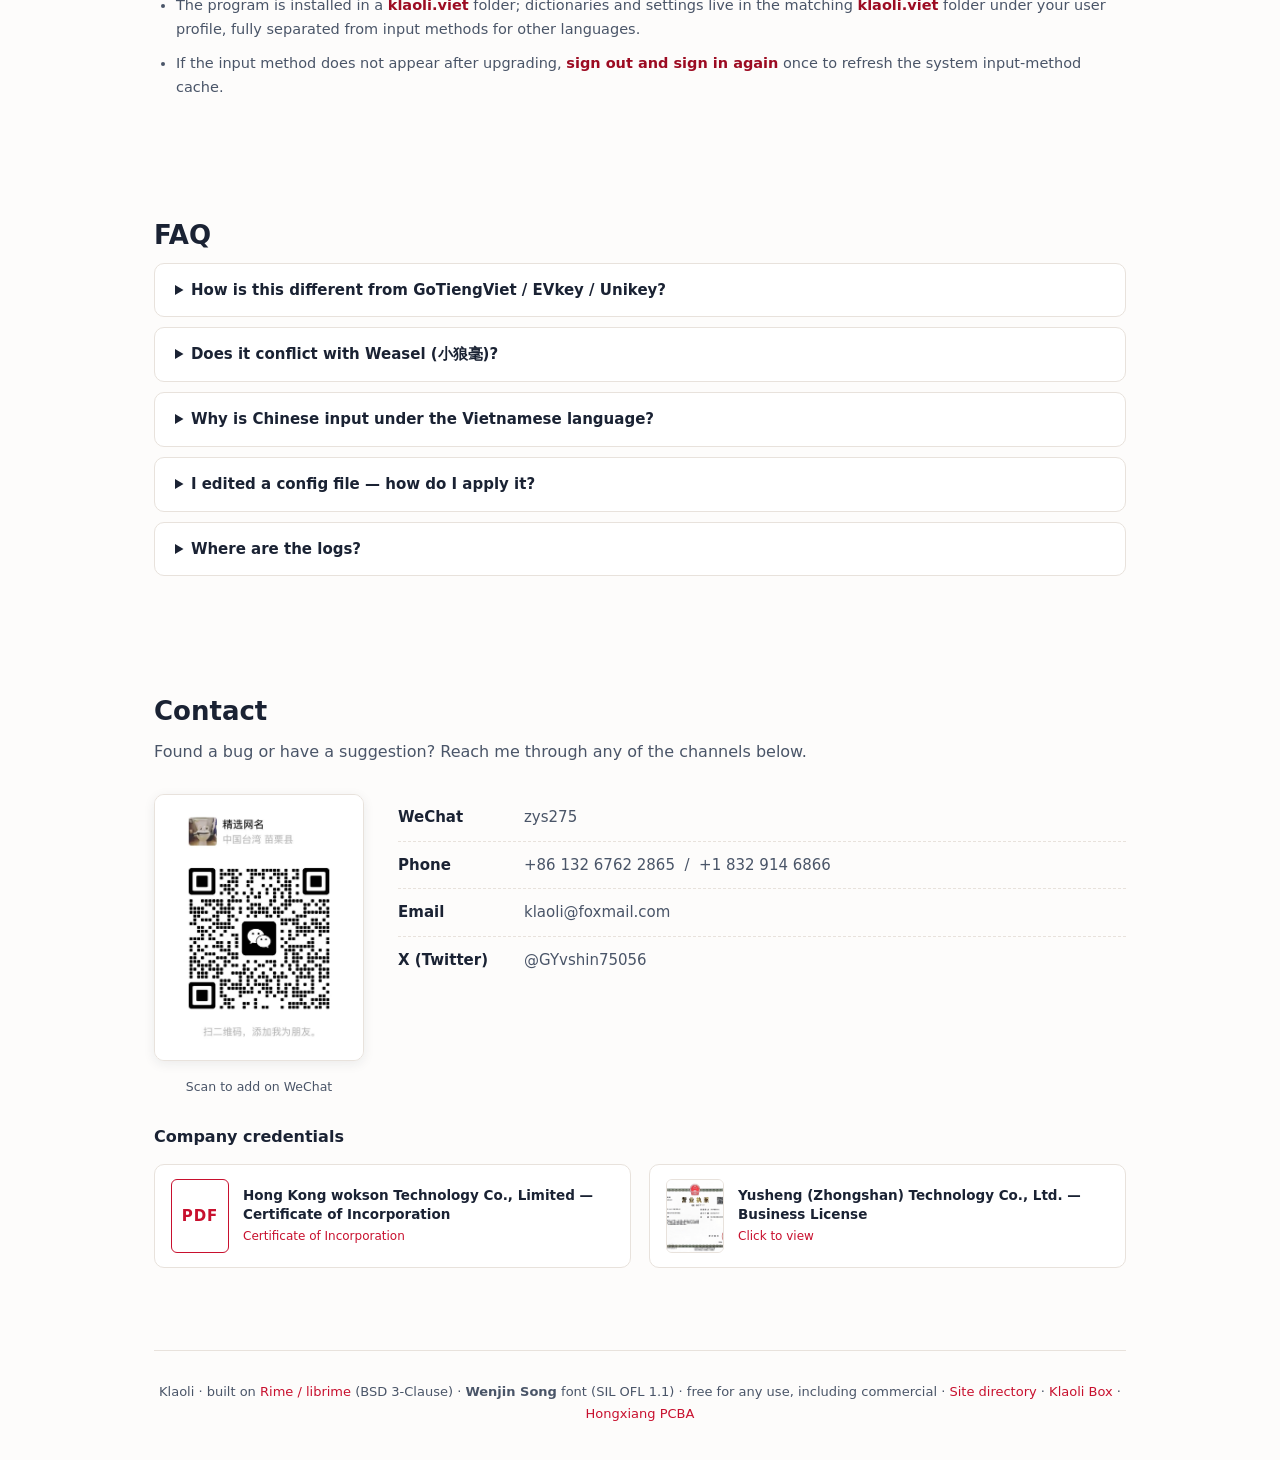
<file: html/klaolivietime/index.html>
<!DOCTYPE html>
<html lang="vi">
<head>
<meta charset="UTF-8">
<meta name="viewport" content="width=device-width, initial-scale=1.0">
<title>Klaoli — Bộ gõ Hán Việt &amp; Hán Nôm cho Windows</title>
  <link rel="icon" type="image/png" href="klaoli_logo_trans.png">
<style>
  :root {
    --red: #C8102E;
    --red-dark: #9C0B22;
    --ink: #1A2233;
    --ink-soft: #4A5568;
    --paper: #FDFCFB;
    --card: #FFFFFF;
    --line: #E8E2DC;
    --radius: 14px;
  }
  * { margin: 0; padding: 0; box-sizing: border-box; }
  html { scroll-behavior: smooth; }
  body {
    font-family: "Segoe UI", "Be Vietnam Pro", "Microsoft YaHei", "Meiryo", "Malgun Gothic", system-ui, sans-serif;
    background: var(--paper);
    color: var(--ink);
    line-height: 1.65;
  }
  .wrap { max-width: 1020px; margin: 0 auto; padding: 0 24px; }

  /* ===== header ===== */
  header {
    border-bottom: 1px solid var(--line);
    background: rgba(253,252,251,.92);
    backdrop-filter: blur(8px);
    position: sticky; top: 0; z-index: 10;
  }
  .nav { display: flex; align-items: center; gap: 14px; padding: 12px 0; }
  .nav img { height: 34px; }
  .nav .name { font-weight: 700; font-size: 18px; letter-spacing: .5px; }
  .nav .tag { color: var(--ink-soft); font-size: 13px; margin-left: 2px; }
  .nav .spacer { flex: 1; }
  .nav a { color: var(--ink-soft); text-decoration: none; font-size: 14px; margin-left: 20px; }
  .nav a:hover { color: var(--red); }
  .langs { display: flex; gap: 4px; margin-left: 18px; }
  .lang-btn {
    border: 1px solid var(--line); background: #fff; color: var(--ink-soft);
    border-radius: 7px; padding: 3px 9px; font-size: 12.5px; cursor: pointer;
    font-family: inherit;
  }
  .lang-btn:hover { border-color: var(--red); color: var(--red); }
  .lang-btn.active { background: var(--red); border-color: var(--red); color: #fff; font-weight: 700; }

  /* ===== hero ===== */
  .hero { display: flex; align-items: center; gap: 48px; padding: 64px 0 56px; }
  .hero-left { flex: 1.2; }
  .hero-right { flex: 1; text-align: center; }
  .hero-right img { max-width: 100%; height: auto; }
  .why-grid { display: flex; gap: 34px; align-items: flex-start; }
  .why-left { flex: 1.35; min-width: 0; }
  .why-right { flex: 1; min-width: 250px; }
  .hero-right video, .why-right video {
    display: block; width: 100%; height: auto;
    border-radius: 14px; border: 1px solid var(--line);
    box-shadow: 0 10px 30px rgba(27,36,48,.12);
    background: #fff;
  }
  .kicker {
    display: inline-block; color: var(--red); font-weight: 700;
    font-size: 13px; letter-spacing: 2px; text-transform: uppercase;
    margin-bottom: 14px;
  }
  h1 { font-size: 38px; line-height: 1.22; font-weight: 800; margin-bottom: 14px; }
  h1 .accent { color: var(--red); }
  .sub { color: var(--ink-soft); font-size: 17px; margin-bottom: 28px; max-width: 540px; }
  .btn-row { display: flex; gap: 14px; flex-wrap: wrap; align-items: center; }
  .btn {
    display: inline-flex; align-items: center; gap: 10px;
    padding: 14px 26px; border-radius: 10px;
    font-size: 16px; font-weight: 700; text-decoration: none;
    transition: all .15s ease;
  }
  .btn-primary { background: var(--red); color: #fff; box-shadow: 0 4px 14px rgba(200,16,46,.30); }
  .btn-primary:hover { background: var(--red-dark); transform: translateY(-1px); }
  .btn-ghost { background: #fff; color: var(--ink); border: 1.5px solid var(--line); }
  .btn-ghost:hover { border-color: var(--red); color: var(--red); }
  .btn svg { width: 18px; height: 18px; fill: currentColor; }
  .meta { color: var(--ink-soft); font-size: 13px; margin-top: 12px; }

  /* ===== sections ===== */
  section { padding: 52px 0; }
  h2 { font-size: 26px; font-weight: 800; margin-bottom: 6px; }
  h2 + .h2sub { color: var(--ink-soft); margin-bottom: 28px; }

  /* ===== why tabs ===== */
  .tabs { display: flex; gap: 10px; flex-wrap: wrap; margin-bottom: 20px; }
  .tab-btn {
    border: 1.5px solid var(--line); background: #fff; border-radius: 10px;
    padding: 10px 18px; font-size: 14.5px; font-weight: 700; color: var(--ink-soft);
    cursor: pointer; font-family: inherit; transition: all .15s ease;
  }
  .tab-btn:hover { border-color: var(--red); color: var(--red); }
  .tab-btn.active { background: var(--red); border-color: var(--red); color: #fff; }
  .tab-panel {
    display: none; background: var(--card); border: 1px solid var(--line);
    border-radius: var(--radius); padding: 26px 30px;
  }
  .tab-panel.active { display: block; }
  .tab-panel ul { list-style: none; }
  .tab-panel li {
    padding: 10px 0 10px 26px; position: relative;
    color: var(--ink-soft); font-size: 15px; border-bottom: 1px dashed var(--line);
  }
  .tab-panel li:last-child { border-bottom: none; }
  .tab-panel li::before {
    content: ""; position: absolute; left: 4px; top: 19px;
    width: 8px; height: 8px; border-radius: 50%; background: var(--red);
  }
  .tab-panel b { color: var(--ink); }
  .media-row { display: flex; gap: 30px; align-items: flex-start; flex-wrap: wrap; }
  .media-row .txt { flex: 1.3; min-width: 260px; }
  .media-row .pic { flex: 1; min-width: 240px; text-align: center; }
  .media-row .pic img {
    max-width: 100%; max-height: 520px;
    border: 1px solid var(--line); border-radius: 10px;
    box-shadow: 0 3px 12px rgba(26,34,51,.08);
  }
  .media-row .cap { font-size: 12.5px; color: var(--ink-soft); margin-top: 8px; }

  /* ===== contact ===== */
  .contact-grid { display: flex; gap: 34px; align-items: flex-start; flex-wrap: wrap; }
  .contact-grid .qr { flex: none; text-align: center; }
  .contact-grid .qr img {
    width: 210px; border: 1px solid var(--line); border-radius: 10px;
    box-shadow: 0 3px 12px rgba(26,34,51,.08);
  }
  .contact-grid .cap { font-size: 12.5px; color: var(--ink-soft); margin-top: 8px; }
  .clist { list-style: none; flex: 1; min-width: 260px; }
  .clist li {
    display: flex; gap: 16px; align-items: baseline;
    padding: 11px 0; border-bottom: 1px dashed var(--line); font-size: 15px;
  }
  .clist li:last-child { border-bottom: none; }
  .clist b { flex: none; width: 110px; color: var(--ink); }
  .clist span, .clist a { color: var(--ink-soft); text-decoration: none; word-break: break-all; }
  .clist a:hover { color: var(--red); }

  /* ===== credentials ===== */
  .cred-h { font-size: 16px; font-weight: 800; margin: 26px 0 14px; }
  .creds { display: flex; gap: 18px; flex-wrap: wrap; }
  .cred {
    flex: 1; min-width: 250px; display: flex; gap: 14px; align-items: center;
    border: 1px solid var(--line); border-radius: 10px; padding: 14px 16px;
    background: #fff; text-decoration: none; color: var(--ink);
    transition: border-color .15s ease;
  }
  .cred:hover { border-color: var(--red); }
  .cred .pdf-ico {
    flex: none; width: 58px; height: 74px; border: 1.5px solid var(--red);
    border-radius: 6px; color: var(--red); font-weight: 800; font-size: 15px;
    display: flex; align-items: center; justify-content: center; letter-spacing: 1px;
  }
  .cred .thumb { flex: none; width: 58px; height: 74px; object-fit: cover;
                 border: 1px solid var(--line); border-radius: 6px; }
  .cred .t { font-weight: 700; font-size: 13.5px; line-height: 1.4; }
  .cred .s { font-size: 12px; color: var(--red); margin-top: 3px; }

  /* ===== tables ===== */
  table { width: 100%; border-collapse: collapse; background: var(--card);
          border: 1px solid var(--line); border-radius: var(--radius); overflow: hidden; }
  th, td { padding: 13px 18px; text-align: left; font-size: 14.5px; }
  th { background: #F7F3F0; font-weight: 700; border-bottom: 1px solid var(--line); }
  td { border-bottom: 1px solid var(--line); color: var(--ink-soft); }
  tr:last-child td { border-bottom: none; }
  td b { color: var(--ink); }
  kbd {
    display: inline-block; background: #F1EDEA; border: 1px solid #D9D2CB;
    border-bottom-width: 2px; border-radius: 6px;
    padding: 1px 8px; font-size: 12.5px; font-family: Consolas, monospace; color: var(--ink);
  }

  /* ===== steps ===== */
  .steps { counter-reset: step; }
  .step {
    display: flex; gap: 18px; align-items: flex-start;
    padding: 16px 0; border-bottom: 1px dashed var(--line);
  }
  .step:last-child { border-bottom: none; }
  .step::before {
    counter-increment: step; content: counter(step);
    flex: none; width: 34px; height: 34px; border-radius: 50%;
    background: var(--red); color: #fff; font-weight: 800; font-size: 16px;
    display: flex; align-items: center; justify-content: center;
  }
  .step .body { flex: 1; }
  .step .body b { display: block; margin-bottom: 3px; }
  .step .body span { color: var(--ink-soft); font-size: 14.5px; }

  .note {
    background: #FFF7F3; border: 1px solid #F3D9CE; border-radius: var(--radius);
    padding: 16px 20px; font-size: 14px; color: var(--ink-soft); margin-top: 22px;
  }
  .note b { color: var(--red-dark); }

  /* ===== update notes ===== */
  .upd-list { margin: 0; padding-left: 22px; }
  .upd-list li { color: var(--ink-soft); font-size: 14.5px; margin: 10px 0; line-height: 1.65; }
  .upd-list b { color: var(--red-dark); }

  /* ===== faq ===== */
  details { background: var(--card); border: 1px solid var(--line); border-radius: 10px;
            padding: 14px 20px; margin-bottom: 10px; }
  summary { font-weight: 700; cursor: pointer; font-size: 15px; }
  details p { color: var(--ink-soft); font-size: 14.5px; margin-top: 10px; }

  footer { border-top: 1px solid var(--line); padding: 30px 0 40px; margin-top: 30px;
           color: var(--ink-soft); font-size: 13px; text-align: center; }
  footer a { color: var(--red); text-decoration: none; }

  @media (max-width: 800px) {
    .hero { flex-direction: column-reverse; gap: 28px; padding-top: 40px; }
    h1 { font-size: 28px; }
    .nav a { margin-left: 12px; }
    .nav .tag { display: none; }
    .tab-panel { padding: 20px 18px; }
    .why-grid { flex-direction: column; gap: 22px; }
    .why-right { min-width: 0; }
  }
</style>
</head>
<body>

<header>
  <div class="wrap nav">
    <img src="klaoli_logo_trans.png" alt="Klaoli">
    <span class="name">Klaoli</span>
    <span class="tag" data-i18n="nav_tag"></span>
    <div class="spacer"></div>
    <a href="#tinh-nang" data-i18n="nav_features"></a>
    <a href="#che-do" data-i18n="nav_modes"></a>
    <a href="#cai-dat" data-i18n="nav_install"></a>
    <a href="#faq" data-i18n="nav_faq"></a>
    <div class="langs">
      <button class="lang-btn" data-lang="vi" onclick="setLang('vi')">VI</button>
      <button class="lang-btn" data-lang="zh" onclick="setLang('zh')">中</button>
      <button class="lang-btn" data-lang="zt" onclick="setLang('zt')">繁</button>
      <button class="lang-btn" data-lang="en" onclick="setLang('en')">EN</button>
      <button class="lang-btn" data-lang="ja" onclick="setLang('ja')">日</button>
      <button class="lang-btn" data-lang="ko" onclick="setLang('ko')">한</button>
    </div>
  </div>
</header>

<div class="wrap">

  <!-- HERO -->
  <div class="hero">
    <div class="hero-left">
      <span class="kicker" data-i18n="kicker"></span>
      <h1 data-i18n-html="h1"></h1>
      <p class="sub" data-i18n="sub"></p>
      <div class="btn-row">
        <a class="btn btn-primary" href="klaoli-setup.exe" download>
          <svg viewBox="0 0 24 24"><path d="M12 3v10.6l3.3-3.3 1.4 1.4L12 17.4l-4.7-4.7 1.4-1.4L12 13.6V3h0zM5 19h14v2H5v-2z"/></svg>
          <span data-i18n="btn_dl"></span>
        </a>
        <a class="btn btn-ghost" href="klaoli-setup.zip" download data-i18n="btn_zip"></a>
      </div>
      <p class="meta" data-i18n="meta"></p>
    </div>
    <div class="hero-right">
      <img src="klaoli_logo_trans.png" alt="Klaoli logo">
    </div>
  </div>

  <!-- WHY (3 tabs) -->
  <section id="tinh-nang">
    <h2 data-i18n="why_t"></h2>
    <p class="h2sub" data-i18n="why_s"></p>

    <div class="why-grid">
    <div class="why-left">
    <div class="tabs">
      <button class="tab-btn active" id="bt1" onclick="showTab(1)" data-i18n="tab1t"></button>
      <button class="tab-btn" id="bt2" onclick="showTab(2)" data-i18n="tab2t"></button>
      <button class="tab-btn" id="bt3" onclick="showTab(3)" data-i18n="tab3t"></button>
    </div>

    <div class="tab-panel active" id="tp1">
      <ul>
        <li data-i18n-html="w1l1"></li>
        <li data-i18n-html="w1l2"></li>
        <li data-i18n-html="w1l3"></li>
        <li data-i18n-html="w1l4"></li>
        <li data-i18n-html="w1l5"></li>
      </ul>
    </div>

    <div class="tab-panel" id="tp2">
      <div class="media-row">
        <div class="txt">
          <p data-i18n-html="w2p" style="margin-bottom:18px;"></p>
          <ul>
            <li data-i18n-html="w2l1"></li>
            <li data-i18n-html="w2l2"></li>
            <li data-i18n-html="w2l3"></li>
          </ul>
        </div>
        <div class="pic">
          <img src="hc_manuscript.jpg" alt="Ho Chi Minh manuscript">
          <div class="cap" data-i18n="w2cap"></div>
        </div>
      </div>
    </div>

    <div class="tab-panel" id="tp3">
      <ul>
        <li data-i18n-html="w3l1"></li>
        <li data-i18n-html="w3l2"></li>
        <li data-i18n-html="w3l3"></li>
        <li data-i18n-html="w3l4"></li>
      </ul>
    </div>
    </div>
    <div class="why-right">
      <video id="demoVideo" src="klaoli-demo-mixed.mp4" poster="klaoli-demo-poster-mixed.png"
             autoplay loop muted playsinline></video>
    </div>
    </div>
  </section>

  <!-- MODES -->
  <section id="che-do">
    <h2 data-i18n="mode_t"></h2>
    <p class="h2sub" data-i18n="mode_s"></p>
    <table>
      <tr><th data-i18n="th_mode"></th><th data-i18n="th_result"></th></tr>
      <tr><td><b data-i18n="m1n"></b></td><td data-i18n="m1d"></td></tr>
      <tr><td><b data-i18n="m2n"></b></td><td data-i18n="m2d"></td></tr>
      <tr><td><b data-i18n="m3n"></b></td><td data-i18n="m3d"></td></tr>
      <tr><td><b data-i18n="m4n"></b></td><td data-i18n="m4d"></td></tr>
    </table>

    <h2 style="margin-top:36px;" data-i18n="sc_t"></h2>
    <table>
      <tr><th data-i18n="th_key"></th><th data-i18n="th_fn"></th></tr>
      <tr><td><kbd>Shift</kbd></td><td data-i18n="sc1d"></td></tr>
      <tr><td><kbd>Shift</kbd>+<kbd>Tab</kbd></td><td data-i18n="sc2d"></td></tr>
      <tr><td><kbd>-</kbd> / <kbd>=</kbd></td><td data-i18n="sc3d"></td></tr>
      <tr><td><kbd>Win</kbd>+<kbd>Space</kbd></td><td data-i18n="sc4d"></td></tr>
    </table>
  </section>

  <!-- INSTALL -->
  <section id="cai-dat">
    <h2 data-i18n="inst_t"></h2>
    <p class="h2sub" data-i18n="inst_s"></p>
    <div class="steps card">
      <div class="step"><div class="body"><b data-i18n="s1t"></b><span data-i18n="s1d"></span></div></div>
      <div class="step"><div class="body"><b data-i18n="s2t"></b><span data-i18n="s2d"></span></div></div>
      <div class="step"><div class="body"><b data-i18n="s3t"></b><span data-i18n="s3d"></span></div></div>
      <div class="step"><div class="body"><b data-i18n="s4t"></b><span data-i18n="s4d"></span></div></div>
    </div>
    <div class="note" data-i18n-html="note"></div>
  </section>

  <!-- UPDATE -->
  <section id="cap-nhat">
    <h2 data-i18n="upd_t"></h2>
    <p class="h2sub" data-i18n-html="upd_s"></p>
    <div class="card">
      <ul class="upd-list">
        <li data-i18n-html="upd1"></li>
        <li data-i18n-html="upd2"></li>
        <li data-i18n-html="upd3"></li>
      </ul>
    </div>
  </section>

  <!-- FAQ -->
  <section id="faq">
    <h2 data-i18n="faq_t"></h2>
    <details><summary data-i18n="q1"></summary><p data-i18n="a1"></p></details>
    <details><summary data-i18n="q2"></summary><p data-i18n="a2"></p></details>
    <details><summary data-i18n="q3"></summary><p data-i18n="a3"></p></details>
    <details><summary data-i18n="q4"></summary><p data-i18n="a4"></p></details>
    <details><summary data-i18n="q5"></summary><p data-i18n="a5"></p></details>
  </section>

  <!-- CONTACT -->
  <section id="lien-he">
    <h2 data-i18n="cnt_t"></h2>
    <p class="h2sub" data-i18n="cnt_s"></p>
    <div class="card">
      <div class="contact-grid">
        <div class="qr">
          <img src="contact_qr.jpg" alt="WeChat QR">
          <div class="cap" data-i18n="cnt_qrcap"></div>
        </div>
        <ul class="clist">
          <li><b>WeChat</b><span>zys275</span></li>
          <li><b data-i18n="cnt_tel"></b><span>+86 132 6762 2865 &nbsp;/&nbsp; +1 832 914 6866</span></li>
          <li><b>Email</b><span><a href="mailto:klaoli@foxmail.com">klaoli@foxmail.com</a></span></li>
          <li><b>X (Twitter)</b><span><a href="https://x.com/GYvshin75056" target="_blank" rel="noopener">@GYvshin75056</a></span></li>
        </ul>
      </div>
      <h3 class="cred-h" data-i18n="cred_t"></h3>
      <div class="creds">
        <a class="cred" href="hk_wohing_ci.pdf" target="_blank" rel="noopener">
          <div class="pdf-ico">PDF</div>
          <div><div class="t" data-i18n="cred_hk"></div><div class="s">Certificate of Incorporation</div></div>
        </a>
        <a class="cred" href="license_mainland.jpg" target="_blank" rel="noopener">
          <img class="thumb" src="license_mainland.jpg" alt="">
          <div><div class="t" data-i18n="cred_cn"></div><div class="s" data-i18n="cred_view"></div></div>
        </a>
      </div>
    </div>
  </section>

  <footer data-i18n-html="footer"></footer>

</div>

<script>
var I18N = {

/* ================= VIET (mac dinh) ================= */
vi: {
  nav_tag: "Bộ gõ tiếng Việt · Hán Nôm",
  nav_features: "Vì sao Klaoli", nav_modes: "Chế độ gõ", nav_install: "Cài đặt", nav_faq: "Hỏi đáp",
  kicker: "Miễn phí · Dành cho Windows",
  h1: "Gõ tiếng Việt <span class='accent'>nhanh hơn</span>,<br>mở rộng tới <span class='accent'>chữ Hán · chữ Nôm</span>",
  sub: "Bộ gõ tiếng Việt dựa trên Rime: ở chế độ mặc định, đó là một bàn phím quốc ngữ đơn thuần — nhưng gõ nhanh và tiện hơn. Khi cần chữ Hán hay chữ Nôm, Klaoli cũng luôn sẵn sàng.",
  btn_dl: "Tải xuống cho Windows", btn_zip: "Tải bản .zip",
  meta: "klaoli-setup.exe · khoảng 15 MB · Windows 10 / 11 (64-bit)",
  why_t: "Vì sao chọn Klaoli?",
  why_s: "Ba lý do, tùy cách bạn dùng bộ gõ. Bấm để xem từng mục.",
  tab1t: "① Gõ thuần Việt — nhanh hơn",
  tab2t: "② Chữ Hán · chữ Nôm",
  tab3t: "③ Từ Hán Việt — nhanh hơn",
  w1l1: "Gõ nguyên từ viết liền, không cần gõ dấu — <b>hocsinh</b> ra ngay <b>học sinh</b>, dấu thanh do bộ gõ tự thêm.",
  w1l2: "Hơn 64.000 từ thuần Việt được gợi ý nguyên từ, tự động chèn khoảng trắng giữa các âm tiết.",
  w1l3: "Âm tiết chưa trọn vẫn có gợi ý: gõ <b>hoc</b> đã thấy <b>học</b>, gõ <b>h</b> đã thấy các từ bắt đầu bằng h-.",
  w1l4: "Ít thao tác hơn Unikey / EVkey: không phải bấm phím dấu cho từng âm tiết.",
  w1l5: "Gõ liền không cần khoảng trắng — cụm từ dài cũng viết một mạch, bộ gõ tự chèn khoảng trắng đúng chỗ.",
  w2p: "Klaoli đọc được hơn 4.800 chữ Nôm và trọn bộ từ vựng Hán Nôm cổ. Kiểu viết hỗn hợp chữ Hán pha quốc ngữ dưới đây <b>chưa bao giờ trở thành thể thức chính thức</b>, nhưng thời Hồ Chí Minh, nhiều nhà cách mạng và trí thức Việt Nam — kể cả chính Hồ Chí Minh — vẫn dùng nó.",
  w2l1: "Gõ mã Latinh không dấu ra chữ Hán kèm phiên âm: <b>hocsinh → 学生 học sinh</b>.",
  w2l2: "Chế độ Hán Nôm thuần dành cho văn bản cổ: chỉ chữ Hán và chữ Nôm, không lẫn quốc ngữ.",
  w2l3: "Font Văn Tân Tống thể (~99.000 chữ Hán) đi kèm, chữ Nôm và chữ hiếm hiện đúng ngay trong bảng gợi ý.",
  w2cap: "Bản thảo của Chủ tịch Hồ Chí Minh và bản chép lại theo kiểu văn hỗn viết.",
  w3l1: "Hơn 13.000 từ Hán Việt gõ một phát ra cả từ: <b>hocsinh</b> → <b>学生 học sinh</b>.",
  w3l2: "Hỗ trợ nhập tắt bằng chữ cái đầu từ — vài phím là tới đúng từ cần.",
  w3l3: "Phiên âm quốc ngữ hiện ngay trên từng ứng viên — không cần mở từ điển tra.",
  w3l4: "Không cần bộ gõ Trung văn hay phần mềm nào khác: mọi thứ nằm gọn trong bàn phím tiếng Việt.",
  mode_t: "Bốn chế độ gõ",
  mode_s: "Chọn trong bảng thiết lập của Klaoli. Mặc định là <b>Quốc ngữ</b>.",
  th_mode: "Chế độ", th_result: "Kết quả khi gõ",
  m1n: "Kết hợp", m1d: "Chữ Hán giản thể kèm phiên âm quốc ngữ — dạng chuẩn của bộ gõ Hán Việt.",
  m2n: "Quốc ngữ (mặc định)", m2d: "Tiếng Việt quốc ngữ có dấu hoàn toàn, không ra chữ Hán.",
  m3n: "Khử trùng", m3d: "Quốc ngữ mở rộng: bổ sung từ Hán Việt viết bằng quốc ngữ, đã loại bỏ phần trùng với từ thuần Việt.",
  m4n: "Hán Nôm", m4d: "Thuần chữ Hán và chữ Nôm, không lẫn quốc ngữ — dành cho văn bản Hán Nôm cổ. Ứng viên có kèm chú âm quốc ngữ (có thể tắt).",
  sc_t: "Phím tắt", th_key: "Phím", th_fn: "Chức năng",
  sc1d: "Chuyển <b>chữ Hán ⇄ quốc ngữ</b> (ở chế độ Quốc ngữ: đổi thường/hoa từng âm tiết).",
  sc2d: "Đổi <b>chữ thường ⇄ viết hoa</b> (Việt Nam).",
  sc3d: "Trang trước / trang sau trong bảng gợi ý.",
  sc4d: "Chuyển bộ gõ trong Windows.",
  inst_t: "Cài đặt", inst_s: "Chỉ mất khoảng một phút.",
  s1t: "Tải về và chạy klaoli-setup.exe",
  s1d: "Nếu Windows SmartScreen hiện cảnh báo, bấm <b>More info → Run anyway</b> (bộ cài chưa ký số).",
  s2t: "Chấp nhận quyền Administrator",
  s2d: "Trình cài cần quyền này để đăng ký bàn phím vào hệ thống.",
  s3t: "Đợi cài xong — không cần làm gì thêm",
  s3d: "Bàn phím đã được thêm vào tiếng Việt (và tiếng Trung nếu bạn chọn lúc cài), từ điển đã biên dịch xong, dịch vụ tự chạy cùng Windows.",
  s4t: "Nhấn Win + Space để bắt đầu gõ",
  s4d: "Chọn <b>klaoli.viet</b> trong danh sách. Nếu chưa thấy, đăng xuất rồi đăng nhập lại một lần.",
  note: "<b>Lưu ý:</b> đây là bản dành cho Windows 64-bit. Gỡ cài đặt bằng trình gỡ trong menu Start hoặc thư mục cài đặt; font Văn Tân Tống thể và ánh xạ hệ thống sẽ được khôi phục như cũ.",
  faq_t: "Hỏi đáp",
  q1: "Bộ gõ này khác gì GoTiengViet / EVkey / Unikey?",
  a1: "Unikey gõ tiếng Việt thông thường. Klaoli là một bộ gõ tiếng Việt đầy đủ — gõ quốc ngữ nhanh hơn nhờ gợi ý nguyên từ — và thêm khả năng chữ Hán, chữ Nôm khi bạn cần. Hai loại có thể dùng song song.",
  q2: "Có xung đột với 小狼毫 (Weasel) không?",
  a2: "Không. Klaoli có ID thành phần, tên dịch vụ, đường ống IPC và thư mục dữ liệu riêng, chạy đồng thời với Weasel thoải mái.",
  q3: "Tại sao gõ chữ Hán lại nằm dưới ngôn ngữ tiếng Việt?",
  a3: "Vì đây là bộ gõ tiếng Việt: mã gõ là tiếng Việt không dấu, đầu ra là chữ Hán hoặc tiếng Việt có dấu. Win+Space xoay vòng xuyên ngôn ngữ nên đặt dưới tiếng Việt hay tiếng Trung đều dùng được.",
  q4: "Sửa file cấu hình xong sao cho có hiệu lực?",
  a4: "Sửa file .yaml trong <b>%APPDATA%\\klaoli.viet</b> rồi chạy <b>KlaoliDeployer.exe</b> trong thư mục cài đặt (hoặc menu Start → 「重新部署」). Nếu gõ không ra chữ, xóa các file .bin trong <b>%APPDATA%\\klaoli.viet\\build</b> rồi deploy lại.",
  q5: "Gặp lỗi thì xem log ở đâu?",
  a5: "Log nằm ở <b>%TEMP%\\rime.klaoli</b>. Khi báo lỗi, gửi kèm các file .INFO trong đó.",
  cnt_t: "Liên hệ",
  cnt_s: "Gặp lỗi hoặc muốn góp ý? Hãy nhắn cho tôi qua bất kỳ kênh nào dưới đây.",
  cnt_tel: "Điện thoại",
  cnt_qrcap: "Quét mã để thêm WeChat",
  cred_t: "Hồ sơ công ty",
  cred_hk: "Hong Kong wokson Technology Co., Limited — Giấy chứng nhận thành lập",
  cred_cn: "Yusheng (Zhongshan) Technology Co., Ltd. — Giấy phép kinh doanh",
  cred_view: "Bấm để xem đầy đủ",
  footer: "Klaoli · xây dựng trên <a href='https://github.com/rime/librime' target='_blank'>Rime / librime</a> (BSD 3-Clause) · font <b>Văn Tân Tống thể</b> (SIL OFL 1.1) · miễn phí sử dụng, kể cả thương mại · <a href='../index.html'>Trang tổng quan</a> · <a href='../klaolibox/index.html'>Klaoli Box</a> · <a href='../hxdq/index.html'>Hongxiang PCBA</a>",
  upd_t: "Cập nhật 21/11/2026",
  upd_s: "<b>klaoli.viet</b> là một phần mềm bộ gõ tiếng Việt độc lập. <b>Mỗi ngôn ngữ là một phần mềm riêng biệt</b>: thư mục cài đặt, dữ liệu và đăng ký hệ thống đều tách rời, không ảnh hưởng lẫn nhau và có thể cài cùng lúc.",
  upd1: "Trong Win + Space, bộ gõ hiển thị là <b>klaoli.viet</b> (trước đây là <i>klaoli Han-Viet</i>).",
  upd2: "Chương trình nằm trong thư mục <b>klaoli.viet</b>; từ điển và cấu hình nằm trong thư mục người dùng <b>klaoli.viet</b> tương ứng — hoàn toàn tách biệt với bộ gõ của các ngôn ngữ khác.",
  upd3: "Nếu sau khi nâng cấp bộ gõ không xuất hiện, hãy <b>đăng xuất rồi đăng nhập lại</b> một lần để làm mới bộ nhớ đệm của hệ thống."
},

/* ================= 中文 ================= */
zh: {
  nav_tag: "越南语输入法 · 汉喃扩展",
  nav_features: "为何选择", nav_modes: "输入模式", nav_install: "安装", nav_faq: "常见问题",
  kicker: "免费 · 适用于 Windows",
  h1: "更快地输入越南语，<br>也能随手打开<span class='accent'>汉字 · 喃字</span>",
  sub: "基于 Rime 的越南语输入法：默认模式下它就是一个纯国语字键盘——只是更快、更顺手。需要汉字或喃字时，Klaoli 同样随时就绪。",
  btn_dl: "下载 Windows 版", btn_zip: "下载 .zip",
  meta: "klaoli-setup.exe · 约 15 MB · Windows 10 / 11（64 位）",
  why_t: "为什么选择 Klaoli？",
  why_s: "三个理由，按你的用法各取所需。点击分选框查看。",
  tab1t: "① 纯越南语——更快",
  tab2t: "② 汉字 · 喃字",
  tab3t: "③ 汉越词——更快",
  w1l1: "整词连写、不打声调——<b>hocsinh</b> 直接出 <b>học sinh</b>，声调由输入法自动补上。",
  w1l2: "64,000+ 越南语本土词条整词联想，音节之间自动加空格。",
  w1l3: "未完成音节照样提示：打 <b>hoc</b> 已见 <b>học</b>，打 <b>h</b> 即见 h- 开头的词。",
  w1l4: "比 Unikey / EVkey 少一步：不用逐音节按声调键。",
  w1l5: "免空格——整句词组连写输入，不用按空格分音节，空格由输入法自动补齐。",
  w2p: "Klaoli 支持超过 4,800 个喃字与整套汉喃古籍词汇。下面这种汉字夹国语字的混写风格<b>从未成为正式文体</b>，但在胡志明时代，许多越南革命者和知识分子——包括胡志明本人——都使用过它。",
  w2l1: "输入无调拉丁编码，得到带注音汉字：<b>hocsinh → 学生 học sinh</b>。",
  w2l2: "纯汉喃模式专为古籍准备：只出汉字与喃字，不夹国语字。",
  w2l3: "内置文津宋体（约 9.9 万汉字），喃字与生僻字在候选框中直接正确显示。",
  w2cap: "胡志明主席手稿及其混写体转录。",
  w3l1: "13,000+ 汉越词整词输出：<b>hocsinh</b> → <b>学生 học sinh</b>，一次到位。",
  w3l2: "支持首字母简拼——几个按键就能命中目标词。",
  w3l3: "每个候选右侧自带国语字注音——无需另开词典查询。",
  w3l4: "不需要中文输入法或任何其他软件，一切都在越南语键盘内完成。",
  mode_t: "四种输入模式",
  mode_s: "在 Klaoli 设置中选择。默认为<b>国语字</b>。",
  th_mode: "模式", th_result: "输入结果",
  m1n: "混合（Kết hợp）", m1d: "简体汉字 + 国语字注音——汉越输入法的标准形态。",
  m2n: "国语字（默认）", m2d: "纯带调越南语，不出汉字。",
  m3n: "去重（Khử trùng）", m3d: "扩展国语字：加入汉越词的国语字写法，并去除与本土词的重复。",
  m4n: "汉喃（Hán Nôm）", m4d: "纯汉字与喃字，不含国语字——用于汉喃古籍文本。候选自带国语字注音（可关闭）。",
  sc_t: "快捷键", th_key: "按键", th_fn: "功能",
  sc1d: "切换 <b>汉字 ⇄ 国语字</b>（国语字模式下：切换每音节大小写）。",
  sc2d: "切换 <b>小写 ⇄ 大写</b>（Việt Nam）。",
  sc3d: "候选上一页 / 下一页。",
  sc4d: "切换 Windows 输入法。",
  inst_t: "安装", inst_s: "只需大约一分钟。",
  s1t: "下载并运行 klaoli-setup.exe",
  s1d: "若 Windows SmartScreen 弹出警告，点<b>「更多信息 → 仍要运行」</b>（安装包未做数字签名）。",
  s2t: "允许管理员权限",
  s2d: "安装需要该权限把键盘注册进系统。",
  s3t: "等待安装完成，无需其他操作",
  s3d: "键盘已加入越南语（安装时勾选也会加入中文），词典已编译完成，服务开机自启。",
  s4t: "按 Win + Space 开始输入",
  s4d: "在列表中选择 <b>klaoli.viet</b>。若列表中没有，注销后重新登录一次即可。",
  note: "<b>注意：</b>本版本为 Windows 64 位。卸载请用开始菜单或安装目录内的卸载程序；文津宋体与系统字体映射将自动还原。",
  faq_t: "常见问题",
  q1: "这和 GoTiengViet / EVkey / Unikey 有什么区别？",
  a1: "Unikey 用于日常越南语输入。Klaoli 是一个功能完整的越南语输入法——整词联想让国语字输入更快——并额外提供汉字与喃字能力。两者可并行使用。",
  q2: "会与小狼毫（Weasel）冲突吗？",
  a2: "不会。Klaoli 的组件 ID、服务名、IPC 管道与数据目录全部独立，可与 Weasel 同时运行。",
  q3: "为什么汉字输入挂在「越南语」语言下？",
  a3: "因为这是越南语输入法：编码是无调越南语，输出是汉字或带调国语字。Win+Space 跨语言循环，挂在哪种语言下都能用。",
  q4: "改了配置文件怎么生效？",
  a4: "修改 <b>%APPDATA%\\klaoli.viet</b> 下的 .yaml 后，运行安装目录的 <b>KlaoliDeployer.exe</b>（或开始菜单「重新部署」）。若打不出字，删除 <b>%APPDATA%\\klaoli.viet\\build</b> 下的 .bin 再重新部署。",
  q5: "出问题去哪看日志？",
  a5: "日志在 <b>%TEMP%\\rime.klaoli</b>。反馈问题时请附上其中的 .INFO 文件。",
  cnt_t: "联系方式",
  cnt_s: "遇到问题或想提建议？欢迎通过以下任一渠道联系。",
  cnt_tel: "电话",
  cnt_qrcap: "扫码加微信",
  cred_t: "公司资质",
  cred_hk: "香港沃興科技有限公司 — 公司注册证明书",
  cred_cn: "渝昇（中山）科技有限公司 — 营业执照",
  cred_view: "点击查看大图",
  footer: "Klaoli · 基于 <a href='https://github.com/rime/librime' target='_blank'>Rime / librime</a>（BSD 3-Clause）构建 · <b>文津宋体</b>字体（SIL OFL 1.1）· 可免费商用 · <a href='../index.html'>网站总览</a> · <a href='../klaolibox/index.html'>Klaoli Box</a> · <a href='../hxdq/index.html'>弘翔 PCBA</a>",
  upd_t: "2026-11-21 更新",
  upd_s: "<b>klaoli.viet</b> 是一款独立的越南语输入法软件。<b>每个语言的输入法都是各自独立的软件</b>：安装目录、数据目录与系统注册彼此分开，互不干扰，可同时安装。",
  upd1: "在 Win + Space 列表中，输入法显示为 <b>klaoli.viet</b>（原 <i>klaoli Han-Viet</i>）。",
  upd2: "程序安装在 <b>klaoli.viet</b> 目录；词典与配置位于用户目录下同名的 <b>klaoli.viet</b> 文件夹，与其他语言的输入法完全隔离。",
  upd3: "升级后若输入法未出现，请<b>注销并重新登录</b>一次，刷新系统输入法缓存。"
},
/* ================= 繁體中文 ================= */
zt: {
  nav_tag: "越南語輸入法 · 漢喃擴展",
  nav_features: "爲何選擇", nav_modes: "輸入模式", nav_install: "安裝", nav_faq: "常見問題",
  kicker: "免費 · 適用於 Windows",
  h1: "更快地輸入越南語，<br>也能隨手打開<span class='accent'>漢字 · 喃字</span>",
  sub: "基於 Rime 的越南語輸入法：默認模式下它就是一個純國語字鍵盤——只是更快、更順手。需要漢字或喃字時，Klaoli 同樣隨時就緒。",
  btn_dl: "下載 Windows 版", btn_zip: "下載 .zip",
  meta: "klaoli-setup.exe · 約 15 MB · Windows 10 / 11（64 位）",
  why_t: "爲什麼選擇 Klaoli？",
  why_s: "三個理由，按你的用法各取所需。點擊分選框查看。",
  tab1t: "① 純越南語——更快",
  tab2t: "② 漢字 · 喃字",
  tab3t: "③ 漢越詞——更快",
  w1l1: "整詞連寫、不打聲調——<b>hocsinh</b> 直接出 <b>học sinh</b>，聲調由輸入法自動補上。",
  w1l2: "64,000+ 越南語本土詞條整詞聯想，音節之間自動加空格。",
  w1l3: "未完成音節照樣提示：打 <b>hoc</b> 已見 <b>học</b>，打 <b>h</b> 即見 h- 開頭的詞。",
  w1l4: "比 Unikey / EVkey 少一步：不用逐音節按聲調鍵。",
  w1l5: "免空格——整句詞組連寫輸入，不用按空格分音節，空格由輸入法自動補齊。",
  w2p: "Klaoli 支持超過 4,800 個喃字與整套漢喃古籍詞彙。下面這種漢字夾國語字的混寫風格<b>從未成爲正式文體</b>，但在胡志明時代，許多越南革命者和知識分子——包括胡志明本人——都使用過它。",
  w2l1: "輸入無調拉丁編碼，得到帶注音漢字：<b>hocsinh → 學生 học sinh</b>。",
  w2l2: "純漢喃模式專爲古籍準備：只出漢字與喃字，不夾國語字。",
  w2l3: "內置文津宋體（約 9.9 萬漢字），喃字與生僻字在候選框中直接正確顯示。",
  w2cap: "胡志明主席手稿及其混寫體轉錄。",
  w3l1: "13,000+ 漢越詞整詞輸出：<b>hocsinh</b> → <b>學生 học sinh</b>，一次到位。",
  w3l2: "支持首字母簡拼——幾個按鍵就能命中目標詞。",
  w3l3: "每個候選右側自帶國語字注音——無需另開詞典查詢。",
  w3l4: "不需要中文輸入法或任何其他軟件，一切都在越南語鍵盤內完成。",
  mode_t: "四種輸入模式",
  mode_s: "在 Klaoli 設置中選擇。默認爲<b>國語字</b>。",
  th_mode: "模式", th_result: "輸入結果",
  m1n: "混合（Kết hợp）", m1d: "簡體漢字 + 國語字注音——漢越輸入法的標準形態。",
  m2n: "國語字（默認）", m2d: "純帶調越南語，不出漢字。",
  m3n: "去重（Khử trùng）", m3d: "擴展國語字：加入漢越詞的國語字寫法，並去除與本土詞的重複。",
  m4n: "漢喃（Hán Nôm）", m4d: "純漢字與喃字，不含國語字——用於漢喃古籍文本。候選自帶國語字注音（可關閉）。",
  sc_t: "快捷鍵", th_key: "按鍵", th_fn: "功能",
  sc1d: "切換 <b>漢字 ⇄ 國語字</b>（國語字模式下：切換每音節大小寫）。",
  sc2d: "切換 <b>小寫 ⇄ 大寫</b>（Việt Nam）。",
  sc3d: "候選上一頁 / 下一頁。",
  sc4d: "切換 Windows 輸入法。",
  inst_t: "安裝", inst_s: "只需大約一分鐘。",
  s1t: "下載並運行 klaoli-setup.exe",
  s1d: "若 Windows SmartScreen 彈出警告，點<b>「更多信息 → 仍要運行」</b>（安裝包未做數字簽名）。",
  s2t: "允許管理員權限",
  s2d: "安裝需要該權限把鍵盤註冊進系統。",
  s3t: "等待安裝完成，無需其他操作",
  s3d: "鍵盤已加入越南語（安裝時勾選也會加入中文），詞典已編譯完成，服務開機自啓。",
  s4t: "按 Win + Space 開始輸入",
  s4d: "在列表中選擇 <b>klaoli.viet</b>。若列表中沒有，註銷後重新登錄一次即可。",
  note: "<b>注意：</b>本版本爲 Windows 64 位。卸載請用開始菜單或安裝目錄內的卸載程序；文津宋體與系統字體映射將自動還原。",
  faq_t: "常見問題",
  q1: "這和 GoTiengViet / EVkey / Unikey 有什麼區別？",
  a1: "Unikey 用於日常越南語輸入。Klaoli 是一個功能完整的越南語輸入法——整詞聯想讓國語字輸入更快——並額外提供漢字與喃字能力。兩者可並行使用。",
  q2: "會與小狼毫（Weasel）衝突嗎？",
  a2: "不會。Klaoli 的組件 ID、服務名、IPC 管道與數據目錄全部獨立，可與 Weasel 同時運行。",
  q3: "爲什麼漢字輸入掛在「越南語」語言下？",
  a3: "因爲這是越南語輸入法：編碼是無調越南語，輸出是漢字或帶調國語字。Win+Space 跨語言循環，掛在哪種語言下都能用。",
  q4: "改了配置文件怎麼生效？",
  a4: "修改 <b>%APPDATA%\\klaoli.viet</b> 下的 .yaml 後，運行安裝目錄的 <b>KlaoliDeployer.exe</b>（或開始菜單「重新部署」）。若打不出字，刪除 <b>%APPDATA%\\klaoli.viet\\build</b> 下的 .bin 再重新部署。",
  q5: "出問題去哪看日誌？",
  a5: "日誌在 <b>%TEMP%\\rime.klaoli</b>。反饋問題時請附上其中的 .INFO 文件。",
  cnt_t: "聯絡方式",
  cnt_s: "遇到問題或想提建議？歡迎通過以下任一渠道聯繫。",
  cnt_tel: "電話",
  cnt_qrcap: "掃碼加微信",
  cred_t: "公司資質",
  cred_hk: "香港沃興科技有限公司 — 公司註冊證明書",
  cred_cn: "渝昇（中山）科技有限公司 — 營業執照",
  cred_view: "點擊查看大圖",
  footer: "Klaoli · 基於 <a href='https://github.com/rime/librime' target='_blank'>Rime / librime</a>（BSD 3-Clause）構建 · <b>文津宋體</b>字體（SIL OFL 1.1）· 可免費商用 · <a href='../index.html'>網站總覽</a> · <a href='../klaolibox/index.html'>Klaoli Box</a> · <a href='../hxdq/index.html'>弘翔 PCBA</a>",
  upd_t: "2026-11-21 更新",
  upd_s: "<b>klaoli.viet</b> 是一款獨立的越南語輸入法軟體。<b>每個語言的輸入法都是各自獨立的軟體</b>：安裝目錄、資料目錄與系統登錄彼此分開，互不干擾，可同時安裝。",
  upd1: "在 Win + Space 清單中，輸入法顯示為 <b>klaoli.viet</b>（原 <i>klaoli Han-Viet</i>）。",
  upd2: "程式安裝於 <b>klaoli.viet</b> 目錄；詞典與設定位於使用者目錄下同名的 <b>klaoli.viet</b> 資料夾，與其他語言的輸入法完全隔離。",
  upd3: "升級後若輸入法未出現，請<b>登出並重新登入</b>一次，刷新系統輸入法快取。"
},

/* ================= ENGLISH ================= */
en: {
  nav_tag: "Vietnamese input method · Hán Nôm ready",
  nav_features: "Why Klaoli", nav_modes: "Input modes", nav_install: "Install", nav_faq: "FAQ",
  kicker: "Free · For Windows",
  h1: "Type Vietnamese <span class='accent'>faster</span> —<br>with <span class='accent'>chữ Hán · chữ Nôm</span> within reach",
  sub: "A Rime-based Vietnamese input method: in its default mode it is simply a Vietnamese keyboard — just faster and smoother. When you need Chinese characters or Nôm, Klaoli is ready.",
  btn_dl: "Download for Windows", btn_zip: "Download .zip",
  meta: "klaoli-setup.exe · about 15 MB · Windows 10 / 11 (64-bit)",
  why_t: "Why Klaoli?",
  why_s: "Three reasons, depending on how you type. Click a tab to read.",
  tab1t: "① Pure Vietnamese — faster",
  tab2t: "② Chữ Hán · chữ Nôm",
  tab3t: "③ Sino-Vietnamese — faster",
  w1l1: "Type whole words unaccented — <b>hocsinh</b> instantly becomes <b>học sinh</b>; tones are added automatically.",
  w1l2: "64,000+ native Vietnamese words suggested as whole words, with spaces inserted automatically between syllables.",
  w1l3: "Incomplete syllables still suggest: type <b>hoc</b> to see <b>học</b>, or <b>h</b> to see words starting with h-.",
  w1l4: "Fewer keystrokes than Unikey / EVkey: no tone-key presses for every syllable.",
  w1l5: "Space-free typing — write long phrases in one go without pressing space; the IME inserts spaces automatically.",
  w2p: "Klaoli reads more than 4,800 Nôm characters and the full classical Hán Nôm vocabulary. The mixed style below — Chinese characters interspersed with quốc ngữ — <b>never became an official writing form</b>, yet in the Hồ Chí Minh era many Vietnamese revolutionaries and intellectuals — including Hồ Chí Minh himself — used it.",
  w2l1: "Type unaccented Latin code, get glossed Chinese: <b>hocsinh → 学生 học sinh</b>.",
  w2l2: "A pure Hán Nôm mode for classical texts: only Chinese and Nôm characters, no quốc ngữ mixed in.",
  w2l3: "The Wenjin Song font (~99,000 Han characters) is bundled — Nôm and rare characters render correctly in the candidate window.",
  w2cap: "Manuscript by President Hồ Chí Minh, with its mixed-script transcription.",
  w3l1: "13,000+ Sino-Vietnamese words output whole: <b>hocsinh</b> → <b>学生 học sinh</b>, in one go.",
  w3l2: "First-letter abbreviations hit the target word with just a few keystrokes.",
  w3l3: "Quốc ngữ gloss shown right on each candidate — no need to open a dictionary.",
  w3l4: "No Chinese IME or extra software needed — everything happens on the Vietnamese keyboard.",
  mode_t: "Four input modes",
  mode_s: "Choose in Klaoli settings. Default is <b>Quốc ngữ</b>.",
  th_mode: "Mode", th_result: "What you get",
  m1n: "Kết hợp (Mixed)", m1d: "Simplified Chinese characters with quốc ngữ glosses — the standard form of the input method.",
  m2n: "Quốc ngữ (default)", m2d: "Pure toned Vietnamese, no Chinese characters.",
  m3n: "Khử trùng (Dedup)", m3d: "Extended quốc ngữ: adds Sino-Vietnamese vocabulary in quốc ngữ spelling, deduplicated against native words.",
  m4n: "Hán Nôm", m4d: "Pure Chinese and Nôm characters, no quốc ngữ — for classical Hán Nôm texts. Candidates show quốc ngữ readings (can be turned off).",
  sc_t: "Keyboard shortcuts", th_key: "Key", th_fn: "Function",
  sc1d: "Switch <b>Chinese ⇄ Vietnamese</b> (in Quốc ngữ mode: toggle title-case per syllable).",
  sc2d: "Toggle <b>lowercase ⇄ Capitalized</b> (Việt Nam).",
  sc3d: "Previous / next candidate page.",
  sc4d: "Switch input method in Windows.",
  inst_t: "Installation", inst_s: "Takes about a minute.",
  s1t: "Download and run klaoli-setup.exe",
  s1d: "If Windows SmartScreen shows a warning, click <b>More info → Run anyway</b> (the installer is not code-signed).",
  s2t: "Accept the Administrator prompt",
  s2d: "The installer needs this to register the keyboard with the system.",
  s3t: "Wait for it to finish — nothing else to do",
  s3d: "The keyboard is added to Vietnamese (and Chinese if you checked it during setup), dictionaries are compiled, and the service starts with Windows.",
  s4t: "Press Win + Space and start typing",
  s4d: "Choose <b>klaoli.viet</b> in the list. If it is not there yet, sign out and back in once.",
  note: "<b>Note:</b> this build is for 64-bit Windows. Uninstall from the Start menu or the install folder; the Wenjin Song font and system font mapping are restored automatically.",
  faq_t: "FAQ",
  q1: "How is this different from GoTiengViet / EVkey / Unikey?",
  a1: "Unikey is for everyday Vietnamese typing. Klaoli is a full Vietnamese input method — whole-word suggestions make quốc ngữ typing faster — and adds Chinese and Nôm capability on top. Both can be used side by side.",
  q2: "Does it conflict with Weasel (小狼毫)?",
  a2: "No. Klaoli has its own component IDs, service name, IPC pipes and data directory, and runs alongside Weasel just fine.",
  q3: "Why is Chinese input under the Vietnamese language?",
  a3: "Because this is a Vietnamese input method: the code is unaccented Vietnamese, the output is Chinese or toned Vietnamese. Win+Space cycles across languages, so it works under either language.",
  q4: "I edited a config file — how do I apply it?",
  a4: "Edit the .yaml files in <b>%APPDATA%\\klaoli.viet</b>, then run <b>KlaoliDeployer.exe</b> in the install folder (or Start menu → 重新部署). If typing fails, delete the .bin files in <b>%APPDATA%\\klaoli.viet\\build</b> and deploy again.",
  q5: "Where are the logs?",
  a5: "Logs are in <b>%TEMP%\\rime.klaoli</b>. When reporting a problem, attach the .INFO files there.",
  cnt_t: "Contact",
  cnt_s: "Found a bug or have a suggestion? Reach me through any of the channels below.",
  cnt_tel: "Phone",
  cnt_qrcap: "Scan to add on WeChat",
  cred_t: "Company credentials",
  cred_hk: "Hong Kong wokson Technology Co., Limited — Certificate of Incorporation",
  cred_cn: "Yusheng (Zhongshan) Technology Co., Ltd. — Business License",
  cred_view: "Click to view",
  footer: "Klaoli · built on <a href='https://github.com/rime/librime' target='_blank'>Rime / librime</a> (BSD 3-Clause) · <b>Wenjin Song</b> font (SIL OFL 1.1) · free for any use, including commercial · <a href='../index.html'>Site directory</a> · <a href='../klaolibox/index.html'>Klaoli Box</a> · <a href='../hxdq/index.html'>Hongxiang PCBA</a>",
  upd_t: "Update - 21 Nov 2026",
  upd_s: "<b>klaoli.viet</b> is a standalone Vietnamese input method. <b>Each language has its own separate software</b>: install folder, data folder and system registration are all independent, so they never interfere and can be installed side by side.",
  upd1: "In Win + Space the input method now appears as <b>klaoli.viet</b> (formerly <i>klaoli Han-Viet</i>).",
  upd2: "The program is installed in a <b>klaoli.viet</b> folder; dictionaries and settings live in the matching <b>klaoli.viet</b> folder under your user profile, fully separated from input methods for other languages.",
  upd3: "If the input method does not appear after upgrading, <b>sign out and sign in again</b> once to refresh the system input-method cache."
},

/* ================= NIHONGO ================= */
ja: {
  nav_tag: "ベトナム語入力メソッド · 漢喃対応",
  nav_features: "Klaoliの強み", nav_modes: "入力モード", nav_install: "インストール", nav_faq: "よくある質問",
  kicker: "無料 · Windows対応",
  h1: "ベトナム語を<span class='accent'>もっと速く</span>、<br><span class='accent'>漢字・チュノム</span>もすぐそこに",
  sub: "Rime ベースのベトナム語入力メソッド：既定モードでは、純国語字キーボードとして動作します —— ただし速く、快適に。漢字やチュノムが必要なときも、Klaoli はいつでも対応します。",
  btn_dl: "Windows版をダウンロード", btn_zip: ".zip をダウンロード",
  meta: "klaoli-setup.exe · 約15 MB · Windows 10 / 11（64ビット）",
  why_t: "Klaoliを選ぶ理由",
  why_s: "使い方に応じて選べる3つの理由。タブをクリックしてご覧ください。",
  tab1t: "① 純ベトナム語 — より速く",
  tab2t: "② 漢字・チュノム",
  tab3t: "③ 漢越語 — より速く",
  w1l1: "単語全体を声調なしで一気に入力 — <b>hocsinh</b> がそのまま <b>học sinh</b> に。声調記号は自動で付きます。",
  w1l2: "64,000超の純ベトナム語を単語単位で候補表示し、音節間のスペースも自動挿入。",
  w1l3: "未完成の音節でも候補が出ます：<b>hoc</b> で <b>học</b>、<b>h</b> で h- で始まる語を表示。",
  w1l4: "Unikey / EVkey より操作が少ない：音節ごとの声調キー入力が不要。",
  w1l5: "スペース不要 — 長いフレーズも一気に入力。スペースは自動で挿入されます。",
  w2p: "Klaoli は 4,800 超のチュノムと漢喃古典語彙全体をサポートします。下の写真のような漢字に国語字を混ぜた書き方は<b>正式な文体になったことは一度もありません</b>が、ホー・チ・ミンの時代には、ホー・チ・ミン自身を含む多くのベトナムの革命家・知識人がこの文体を使っていました。",
  w2l1: "声調なしラテンコードで注釈付き漢字を出力：<b>hocsinh → 学生 học sinh</b>。",
  w2l2: "古典向けの純漢喃モード：漢字とチュノムのみで、国語字は混ざりません。",
  w2l3: "文津宋体フォント（約9.9万漢字）を同梱。チュノムや珍字も候補ウィンドウで正しく表示。",
  w2cap: "ホー・チ・ミン主席の直筆原稿と、その混文体の書き起こし。",
  w3l1: "13,000超の漢越語を一括出力：<b>hocsinh</b> → <b>学生 học sinh</b>。",
  w3l2: "頭文字略語入力に対応 — 少ないキー操作で目的の語に到達。",
  w3l3: "候補の右側に国語字の読みを即表示 — 辞書を開く必要はありません。",
  w3l4: "中国語 IME や追加ソフトは不要、ベトナム語キーボードだけで完結します。",
  mode_t: "4つの入力モード",
  mode_s: "Klaoli の設定で選べます。既定は<b>国語字</b>。",
  th_mode: "モード", th_result: "入力結果",
  m1n: "Kết hợp（混合）", m1d: "国語字注釈付きの簡体字漢字 —— 入力メソッドの標準形。",
  m2n: "Quốc ngữ（国語字・既定）", m2d: "声調付きの純ベトナム語。漢字は出ません。",
  m3n: "Khử trùng（重複除去）", m3d: "拡張国語字モード：漢越語の国語字表記を追加し、純ベトナム語との重複を除去。",
  m4n: "Hán Nôm（漢喃）", m4d: "漢字とチュノムのみ。漢喃の古典テキスト向け。候補にはクオックグーの読みを表示（オフ可）。",
  sc_t: "ショートカット", th_key: "キー", th_fn: "機能",
  sc1d: "<b>漢字 ⇄ 国語字</b>を切り替え（国語字モードでは音節ごとの大文字/小文字切替）。",
  sc2d: "<b>小文字 ⇄ 大文字</b>（Việt Nam）を切り替え。",
  sc3d: "候補の前 / 次ページ。",
  sc4d: "Windows の入力メソッドを切り替え。",
  inst_t: "インストール", inst_s: "所要約1分。",
  s1t: "klaoli-setup.exe をダウンロードして実行",
  s1d: "Windows SmartScreen の警告が出たら「<b>詳細情報 → 実行</b>」を押してください（インストーラーはコード署名なし）。",
  s2t: "管理者権限を許可",
  s2d: "キーボードをシステムに登録するために必要です。",
  s3t: "完了を待つだけ — 他にすることはありません",
  s3d: "キーボードはベトナム語（セットアップで選択すれば中国語にも）に追加され、辞書はコンパイル済み、サービスは Windows 起動時に自動開始。",
  s4t: "Win + Space で入力開始",
  s4d: "一覧から「<b>klaoli.viet</b>」を選択。表示されない場合は一度サインアウトして再サインインしてください。",
  note: "<b>注意：</b>本ビルドは 64 ビット Windows 専用です。アンインストールはスタートメニューまたはインストールフォルダから。文津宋体フォントとシステムフォントのマッピングは自動で復元されます。",
  faq_t: "よくある質問",
  q1: "GoTiengViet / EVkey / Unikey との違いは？",
  a1: "Unikey は日常のベトナム語入力用です。Klaoli は機能的に完全なベトナム語入力メソッド —— 単語単位の候補で国語字入力がより速くなります —— に加え、漢字・チュノム能力も備えています。併用できます。",
  q2: "Weasel（小狼毫）と競合しますか？",
  a2: "しません。Klaoli はコンポーネント ID・サービス名・IPC パイプ・データディレクトリが独立しており、Weasel と同時に動かせます。",
  q3: "なぜ中国語入力がベトナム語の下にあるの？",
  a3: "これがベトナム語入力メソッドだからです：コードは声調なしベトナム語、出力は漢字または声調付き国語字。Win+Space は言語横断で回るので、どちらの下でも使えます。",
  q4: "設定ファイルを編集した後は？",
  a4: "<b>%APPDATA%\\klaoli.viet</b> の .yaml を編集し、インストールフォルダの <b>KlaoliDeployer.exe</b> を実行（またはスタートメニューの「重新部署」）。入力できない場合は <b>%APPDATA%\\klaoli.viet\\build</b> の .bin を削除して再配置してください。",
  q5: "ログはどこにありますか？",
  a5: "<b>%TEMP%\\rime.klaoli</b> にあります。不具合報告時は .INFO ファイルを添付してください。",
  cnt_t: "お問い合わせ",
  cnt_s: "不具合やご意見があれば、以下のいずれかの連絡先からご連絡ください。",
  cnt_tel: "電話",
  cnt_qrcap: "QRをスキャンしてWeChatを追加",
  cred_t: "会社資格",
  cred_hk: "香港沃興科技有限公司（Hong Kong wokson Technology Co., Limited） — 設立証明書",
  cred_cn: "渝昇（中山）科技有限公司（Yusheng） — 営業許可証",
  cred_view: "クリックで拡大表示",
  footer: "Klaoli · <a href='https://github.com/rime/librime' target='_blank'>Rime / librime</a>（BSD 3-Clause）ベース · <b>文津宋体</b>フォント（SIL OFL 1.1）· 商用利用も含め無料 · <a href='../index.html'>サイト総覧</a> · <a href='../klaolibox/index.html'>Klaoli Box</a> · <a href='../hxdq/index.html'>弘翔 PCBA</a>",
  upd_t: "2026-11-21 アップデート",
  upd_s: "<b>klaoli.viet</b> は独立したベトナム語入力メソッドです。<b>言語ごとに別々のソフトウェア</b>で、インストール先・データフォルダー・システム登録はいずれも独立しており、相互に影響せず同時にインストールできます。",
  upd1: "Win + Space の一覧では <b>klaoli.viet</b>（旧 <i>klaoli Han-Viet</i>）と表示されます。",
  upd2: "プログラムは <b>klaoli.viet</b> フォルダーに、辞書と設定はユーザープロファイル内の同名 <b>klaoli.viet</b> フォルダーにあり、他言語の入力メソッドとは完全に分離されています。",
  upd3: "アップグレード後に入力方法が表示されない場合は、<b>サインアウトして再度サインイン</b>してください（システムの入力キャッシュが更新されます）。"
},

/* ================= HANGUK ================= */
ko: {
  nav_tag: "베트남어 입력기 · 한남(漢喃) 지원",
  nav_features: "Klaoli의 강점", nav_modes: "입력 모드", nav_install: "설치", nav_faq: "자주 묻는 질문",
  kicker: "무료 · Windows용",
  h1: "베트남어를 <span class='accent'>더 빠르게</span>,<br><span class='accent'>한자·쯔놈</span>도 바로 곁에",
  sub: "Rime 기반 베트남어 입력기입니다. 기본 모드에서는 순수 국어(쿡응) 키보드로 동작합니다 —— 다만 더 빠르고 매끄럽게. 한자나 쯔놈이 필요할 때도 Klaoli는 언제든 준비되어 있습니다.",
  btn_dl: "Windows용 다운로드", btn_zip: ".zip 다운로드",
  meta: "klaoli-setup.exe · 약 15 MB · Windows 10 / 11 (64비트)",
  why_t: "왜 Klaoli인가?",
  why_s: "사용 방식에 따라 고르는 세 가지 이유. 탭을 눌러 확인하세요.",
  tab1t: "① 순수 베트남어 — 더 빠르게",
  tab2t: "② 한자·쯔놈",
  tab3t: "③ 한월어 — 더 빠르게",
  w1l1: "단어 전체를 무성조로 입력 — <b>hocsinh</b>가 곧바로 <b>học sinh</b>로. 성조는 자동으로 붙습니다.",
  w1l2: "64,000+ 고유 베트남어 단어를 단어 단위로 추천하고, 음절 사이 공백도 자동 삽입.",
  w1l3: "미완성 음절도 추천됩니다: <b>hoc</b>로 <b>học</b> 확인, <b>h</b>로 h-로 시작하는 단어 표시.",
  w1l4: "Unikey / EVkey보다 조작이 적습니다: 음절마다 성조 키를 누를 필요가 없습니다.",
  w1l5: "공백 없이 입력 — 긴 구문도 한 번에. 공백은 자동으로 삽입됩니다.",
  w2p: "Klaoli는 4,800+ 쯔놈과 한남 고전 어휘 전체를 지원합니다. 아래 사진과 같이 한자에 국어를 섞어 쓰는 혼용 서체는 <b>공식 문체로 정착한 적이 없지만</b>, 호 치 민 시대에는 호 치 민 본인을 포함한 많은 베트남 혁명가·지식인이 이 문체를 사용했습니다.",
  w2l1: "무성조 라틴 코드로 주석 달린 한자 출력: <b>hocsinh → 学生 học sinh</b>.",
  w2l2: "고전용 순수 한남 모드: 한자와 쯔놈만 사용, 국어가 섞이지 않습니다.",
  w2l3: "문진송체 폰트(약 9.9만 한자) 동봉 — 쯔놈과 희귀 한자도 후보 창에서 올바르게 표시.",
  w2cap: "호 치 민 주석의 친필 원고와 그 혼용체 전사본.",
  w3l1: "13,000+ 한월어를 한 번에 출력: <b>hocsinh</b> → <b>学生 học sinh</b>.",
  w3l2: "두음 약자 입력 지원 — 몇 번의 키 입력으로 목표 단어 도달.",
  w3l3: "각 후보 오른쪽에 국어 독음이 바로 표시 — 사전을 열 필요 없음.",
  w3l4: "중국어 IME나 별도 소프트웨어 불필요, 베트남어 키보드만으로 완결됩니다.",
  mode_t: "네 가지 입력 모드",
  mode_s: "Klaoli 설정에서 선택. 기본값은 <b>Quốc ngữ(국어)</b>.",
  th_mode: "모드", th_result: "입력 결과",
  m1n: "Kết hợp(혼합)", m1d: "국어 주석이 붙은 간체 한자 — 입력기의 표준 형태.",
  m2n: "Quốc ngữ(기본)", m2d: "성조 있는 순수 베트남어, 한자 없음.",
  m3n: "Khử trùng(중복 제거)", m3d: "확장 국어 모드: 한월어의 국어 표기를 추가하고 고유어와의 중복을 제거.",
  m4n: "Hán Nôm(한남)", m4d: "한자와 쯔놈만 사용, 국어 없음 — 한남 고전 텍스트용. 후보에 꾸옥응으 표기(끄기 가능).",
  sc_t: "단축키", th_key: "키", th_fn: "기능",
  sc1d: "<b>한자 ⇄ 국어</b> 전환(국어 모드에서는 음절별 대소문자 전환).",
  sc2d: "<b>소문자 ⇄ 대문자</b>(Việt Nam) 전환.",
  sc3d: "후보 이전 / 다음 페이지.",
  sc4d: "Windows 입력기 전환.",
  inst_t: "설치", inst_s: "약 1분 소요.",
  s1t: "klaoli-setup.exe 다운로드 후 실행",
  s1d: "Windows SmartScreen 경고가 뜨면 「<b>추가 정보 → 실행</b>」을 누르세요(설치 프로그램은 코드 서명 없음).",
  s2t: "관리자 권한 허용",
  s2d: "키보드를 시스템에 등록하는 데 필요합니다.",
  s3t: "완료될 때까지 대기 — 더 할 일 없음",
  s3d: "키보드가 베트남어(설치 시 선택하면 중국어에도)에 추가되고, 사전은 컴파일 완료, 서비스는 Windows 시작 시 자동 실행됩니다.",
  s4t: "Win + Space로 입력 시작",
  s4d: "목록에서 「<b>klaoli.viet</b>」 선택. 목록에 없으면 한 번 로그아웃 후 다시 로그인하세요.",
  note: "<b>참고:</b> 이 빌드는 64비트 Windows용입니다. 제거는 시작 메뉴 또는 설치 폴더에서; 문진송체 폰트와 시스템 폰트 매핑은 자동 복원됩니다.",
  faq_t: "자주 묻는 질문",
  q1: "GoTiengViet / EVkey / Unikey와 뭐가 다른가요?",
  a1: "Unikey는 일상 베트남어 입력용입니다. Klaoli는 완전한 베트남어 입력기 —— 단어 단위 추천으로 국어 입력이 더 빠릅니다 —— 에 한자·쯔놈 기능까지 갖추고 있습니다. 함께 사용할 수 있습니다.",
  q2: "Weasel(小狼毫)과 충돌하나요?",
  a2: "아니요. Klaoli는 고유 구성 요소 ID·서비스 이름·IPC 파이프·데이터 디렉터리를 가지며 Weasel과 동시 실행됩니다.",
  q3: "한자 입력이 왜 베트남어 언어 아래에 있나요?",
  a3: "이것이 베트남어 입력기이기 때문입니다: 코드는 무성조 베트남어, 출력은 한자 또는 성조 있는 국어. Win+Space는 언어 전반을 순환하므로 어느 쪽 아래에서도 사용할 수 있습니다.",
  q4: "설정 파일 수정 후 적용은 어떻게?",
  a4: "<b>%APPDATA%\\klaoli.viet</b>의 .yaml 수정 후 설치 폴더의 <b>KlaoliDeployer.exe</b> 실행(또는 시작 메뉴의 「重新部署」). 입력이 안 되면 <b>%APPDATA%\\klaoli.viet\\build</b>의 .bin을 삭제하고 재배포하세요.",
  q5: "오류 시 로그 위치는?",
  a5: "<b>%TEMP%\\rime.klaoli</b>에 있습니다. 문제 보고 시 .INFO 파일을 첨부해 주세요.",
  cnt_t: "연락처",
  cnt_s: "문제가 있거나 의견이 있으시면 아래 채널 중 편한 곳으로 연락 주세요.",
  cnt_tel: "전화",
  cnt_qrcap: "QR 코드를 스캔해 위챗 추가",
  cred_t: "회사 자격",
  cred_hk: "홍콩 沃興科技有限公司 (Hong Kong wokson Technology Co., Limited) — 설립증명서",
  cred_cn: "渝昇(중산)科技有限公司 (Yusheng) — 영업허가증",
  cred_view: "클릭하여 크게 보기",
  footer: "Klaoli · <a href='https://github.com/rime/librime' target='_blank'>Rime / librime</a>(BSD 3-Clause) 기반 · <b>문진송체</b> 폰트(SIL OFL 1.1) · 상업적 이용 포함 무료 · <a href='../index.html'>사이트 개요</a> · <a href='../klaolibox/index.html'>Klaoli Box</a> · <a href='../hxdq/index.html'>홍샹 PCBA</a>",
  upd_t: "2026-11-21 업데이트",
  upd_s: "<b>klaoli.viet</b> 은 독립된 베트남어 입력기 소프트웨어입니다. <b>각 언어의 입력기는 서로 별개의 소프트웨어</b>로, 설치 폴더·데이터 폴더·시스템 등록이 모두 분리되어 서로 간섭하지 않으며 동시에 설치할 수 있습니다.",
  upd1: "Win + Space 목록에 <b>klaoli.viet</b>(구 <i>klaoli Han-Viet</i>)로 표시됩니다.",
  upd2: "프로그램은 <b>klaoli.viet</b> 폴더에, 사전과 설정은 사용자 프로필 안의 같은 이름 <b>klaoli.viet</b> 폴더에 있으며 다른 언어 입력기와 완전히 분리됩니다.",
  upd3: "업그레이드 후 입력기가 보이지 않으면 <b>로그아웃 후 다시 로그인</b>해 주세요(시스템 입력기 캐시가 갱신됩니다)."
}
};

var TITLES = {
  vi: "Klaoli — Bộ gõ Hán Việt & Hán Nôm cho Windows",
  zh: "Klaoli — 越南语输入法 · 汉喃扩展（Windows）",
  en: "Klaoli — Vietnamese Input Method with Hán Nôm for Windows",
  zt: "Klaoli — 越南語輸入法 · 漢喃擴展（Windows）",
  ja: "Klaoli — ベトナム語入力メソッド（漢喃対応・Windows）",
  ko: "Klaoli — 베트남어 입력기 (한남 지원, Windows)"
};

function setLang(l) {
  if (!I18N[l]) return;
  var d = I18N[l];
  document.querySelectorAll("[data-i18n]").forEach(function (el) {
    var v = d[el.getAttribute("data-i18n")];
    if (v != null) el.textContent = v;
  });
  document.querySelectorAll("[data-i18n-html]").forEach(function (el) {
    var v = d[el.getAttribute("data-i18n-html")];
    if (v != null) el.innerHTML = v;
  });
  document.documentElement.lang = l;
  document.title = TITLES[l];
  try { localStorage.setItem("klaoli-lang", l); } catch (e) {}
  document.querySelectorAll(".lang-btn").forEach(function (b) {
    b.classList.toggle("active", b.getAttribute("data-lang") === l);
  });
}

function showTab(n) {
  [1, 2, 3].forEach(function (i) {
    document.getElementById("tp" + i).classList.toggle("active", i === n);
    document.getElementById("bt" + i).classList.toggle("active", i === n);
  });
  var demoMap = {
    1: ["klaoli-demo-vn.mp4", "klaoli-demo-poster-vn.png"],
    2: ["klaoli-demo-mixed.mp4", "klaoli-demo-poster-mixed.png"],
    3: ["klaoli-demo-nom.mp4", "klaoli-demo-poster-nom.png"]
  };
  var v = document.getElementById("demoVideo");
  if (v && demoMap[n] && v.getAttribute("src") !== demoMap[n][0]) {
    v.setAttribute("src", demoMap[n][0]);
    v.setAttribute("poster", demoMap[n][1]);
    v.load();
    v.play();
  }
}

(function init() {
  var saved = null;
  try { saved = localStorage.getItem("klaoli-lang"); } catch (e) {}
  var lang = saved;
  if (!lang) {
    var nav = (navigator.language || "vi").toLowerCase();
    if (nav.indexOf("zh-tw") === 0 || nav.indexOf("zh-hk") === 0 || nav.indexOf("zh-mo") === 0 || nav.indexOf("zh-hant") === 0) lang = "zt";
    else if (nav.indexOf("zh") === 0) lang = "zh";
    else if (nav.indexOf("en") === 0) lang = "en";
    else if (nav.indexOf("ja") === 0) lang = "ja";
    else if (nav.indexOf("ko") === 0) lang = "ko";
    else lang = "vi";
  }
  setLang(lang);
  showTab(1);
})();
</script>
</body>
</html>
</file>
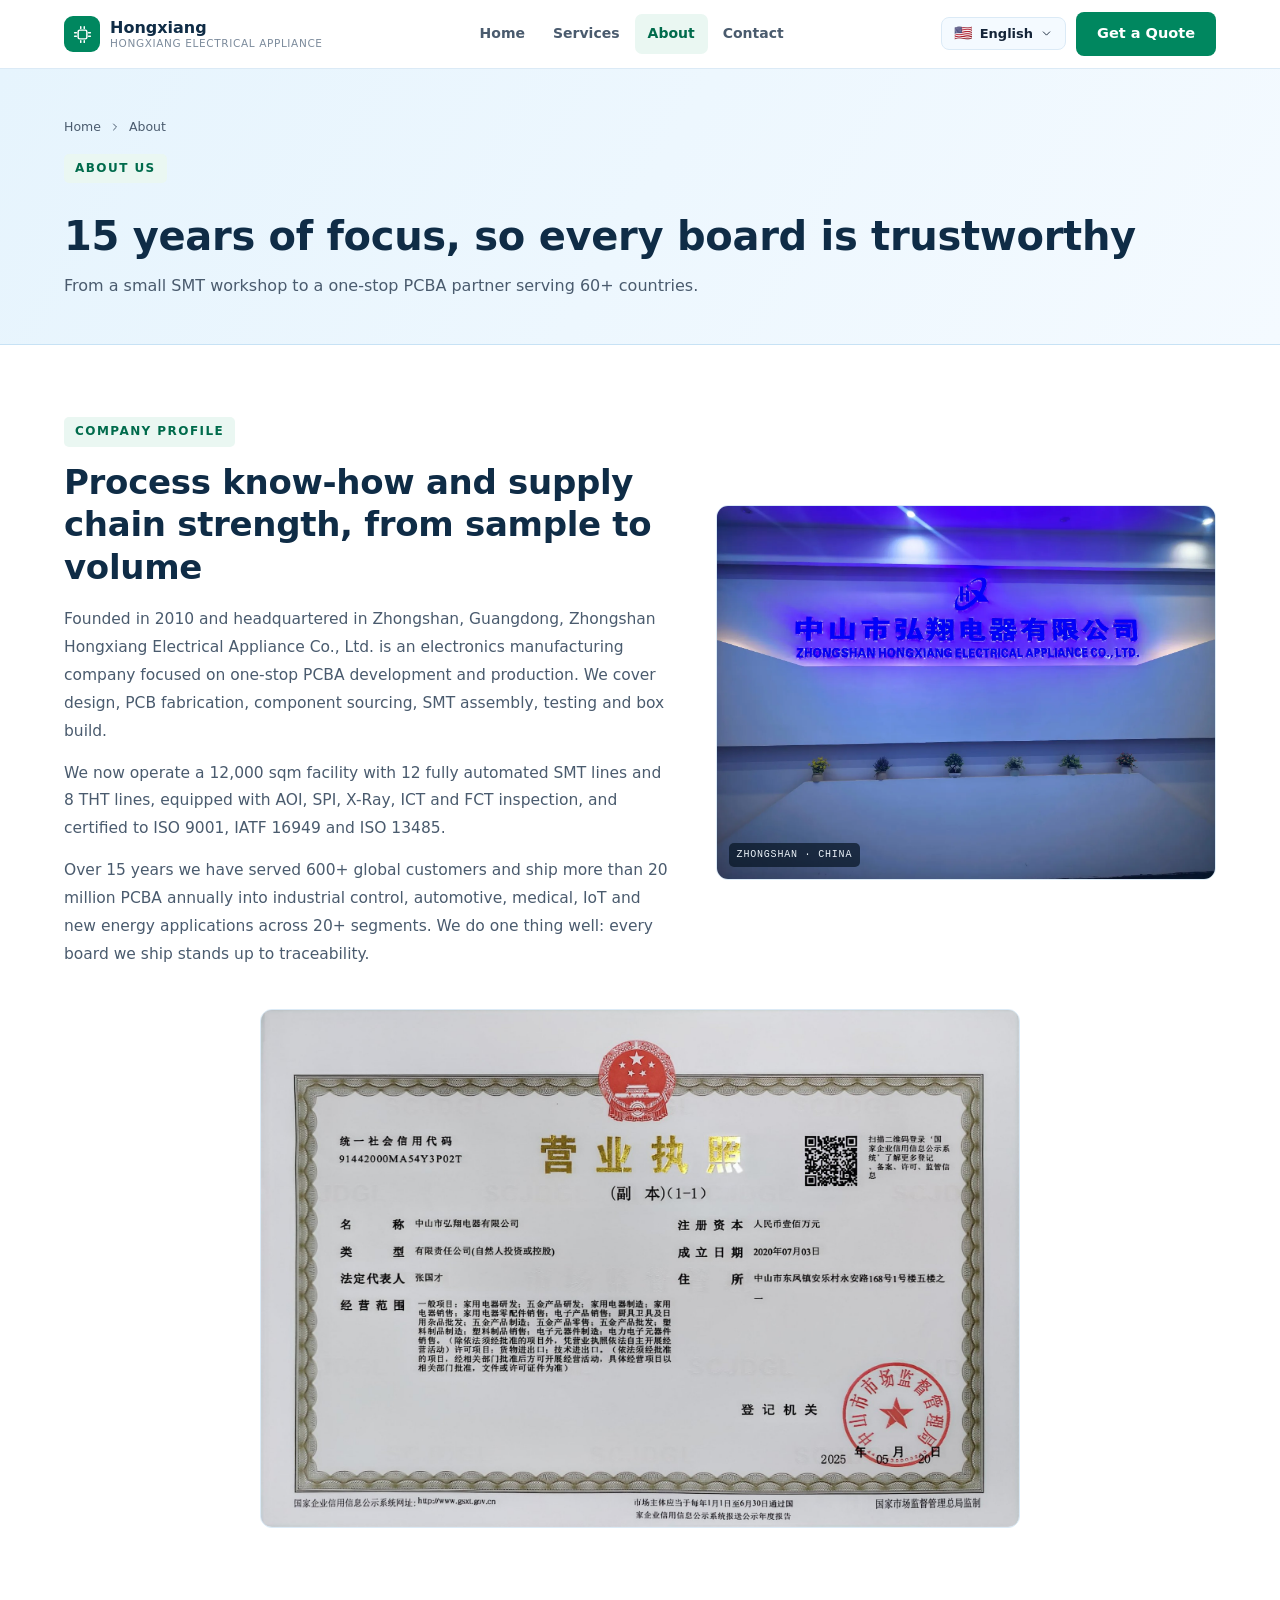
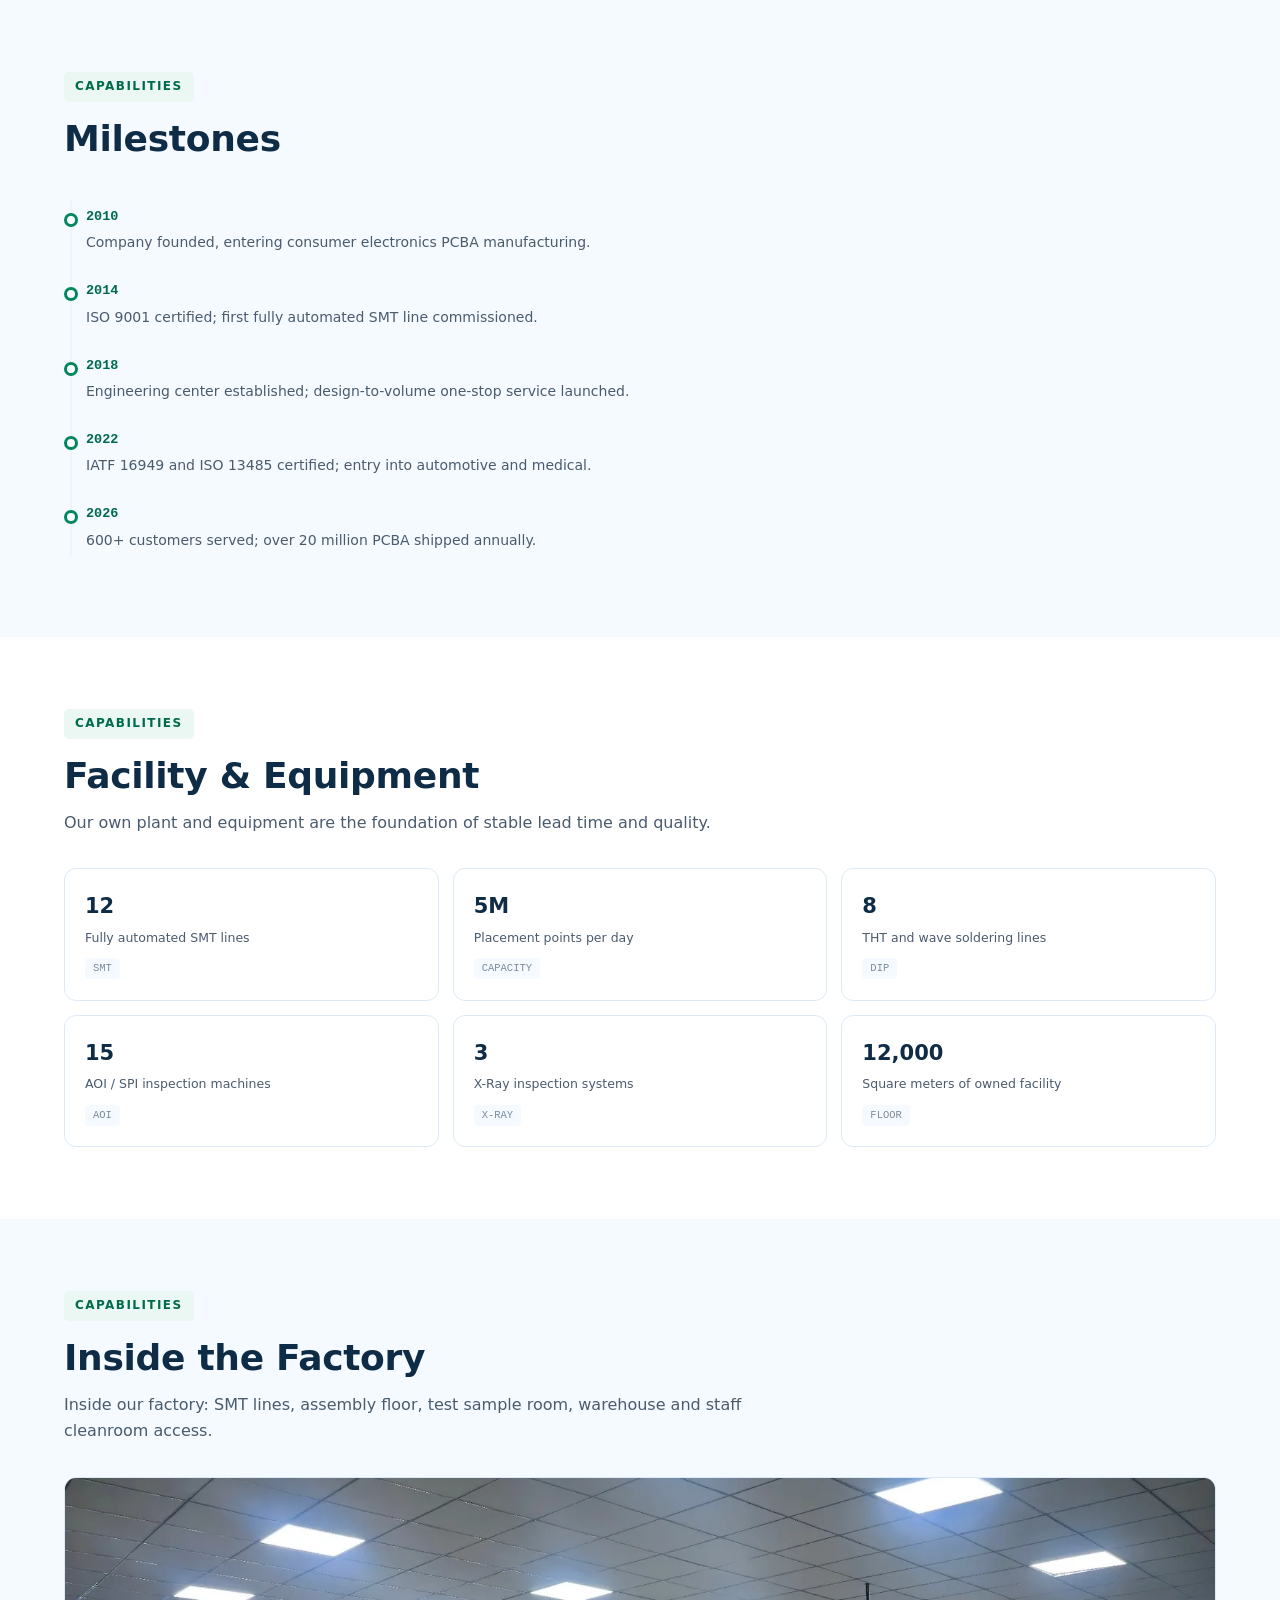
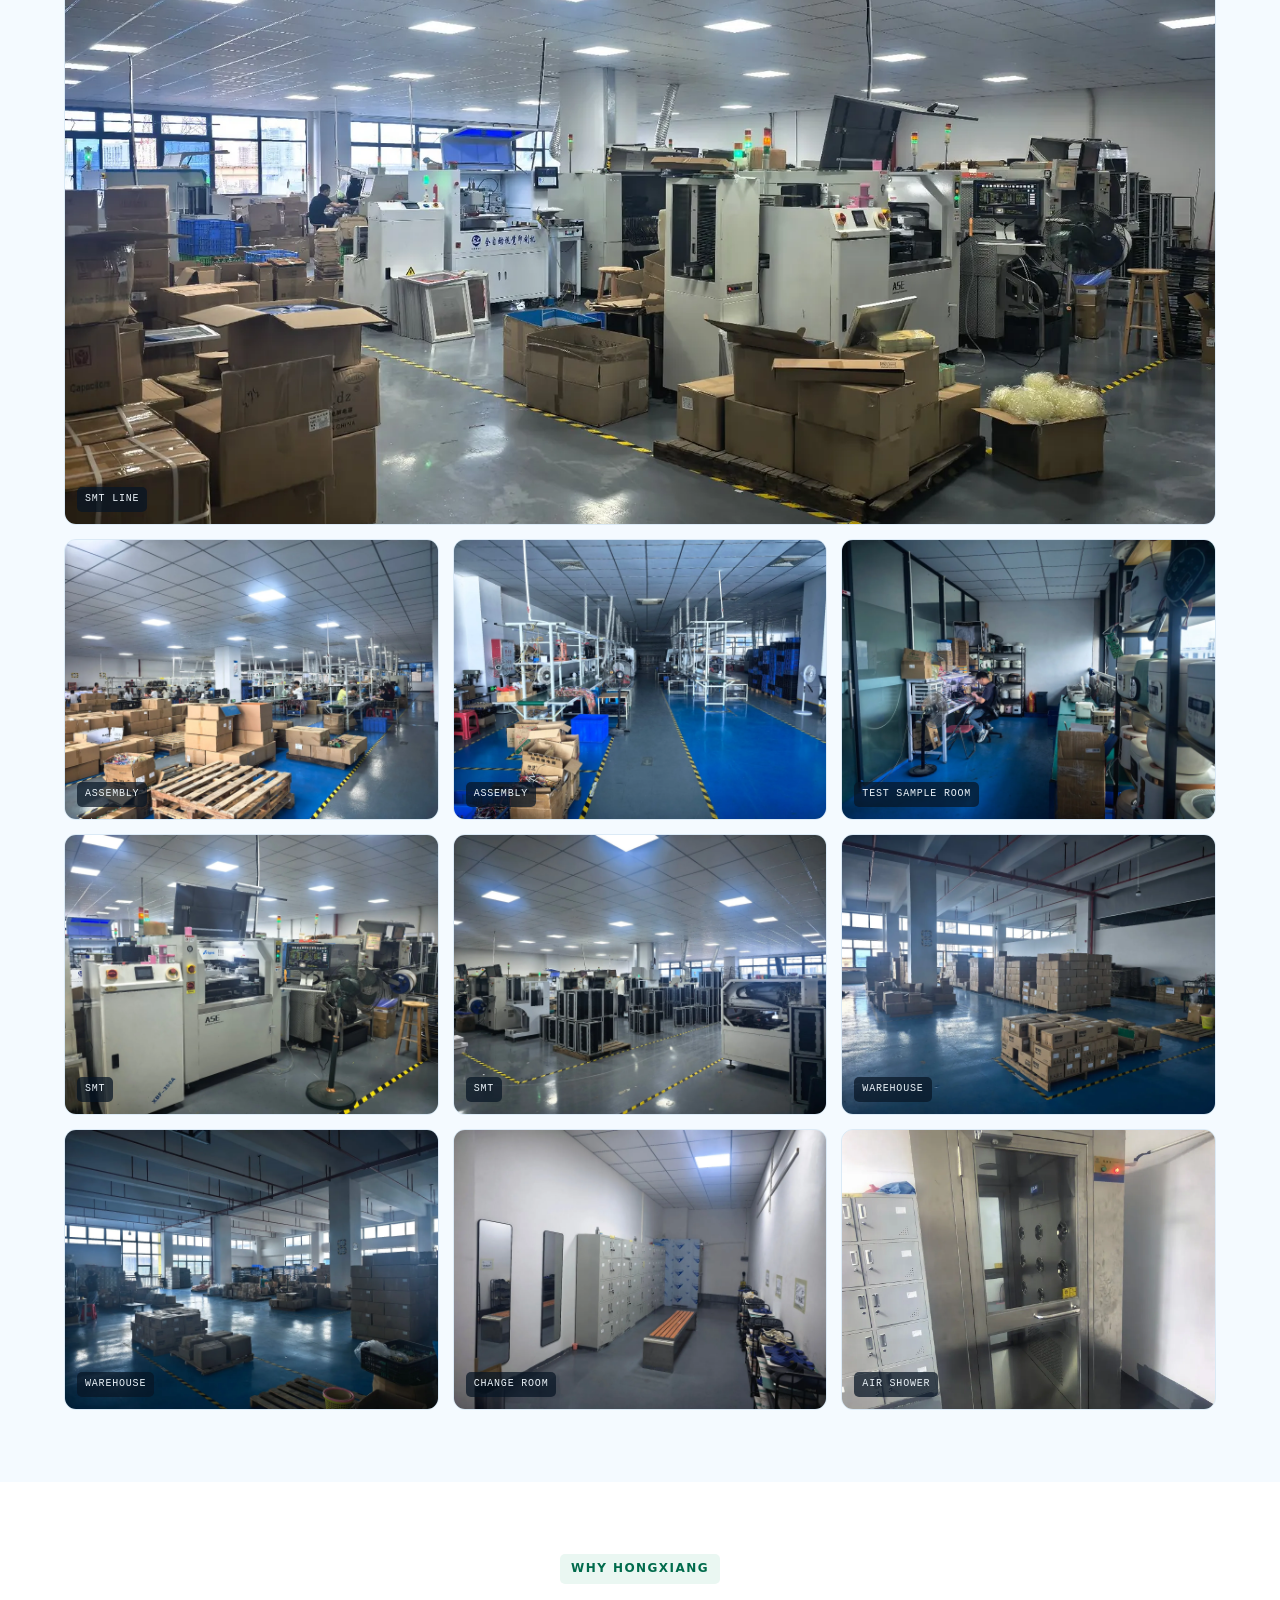
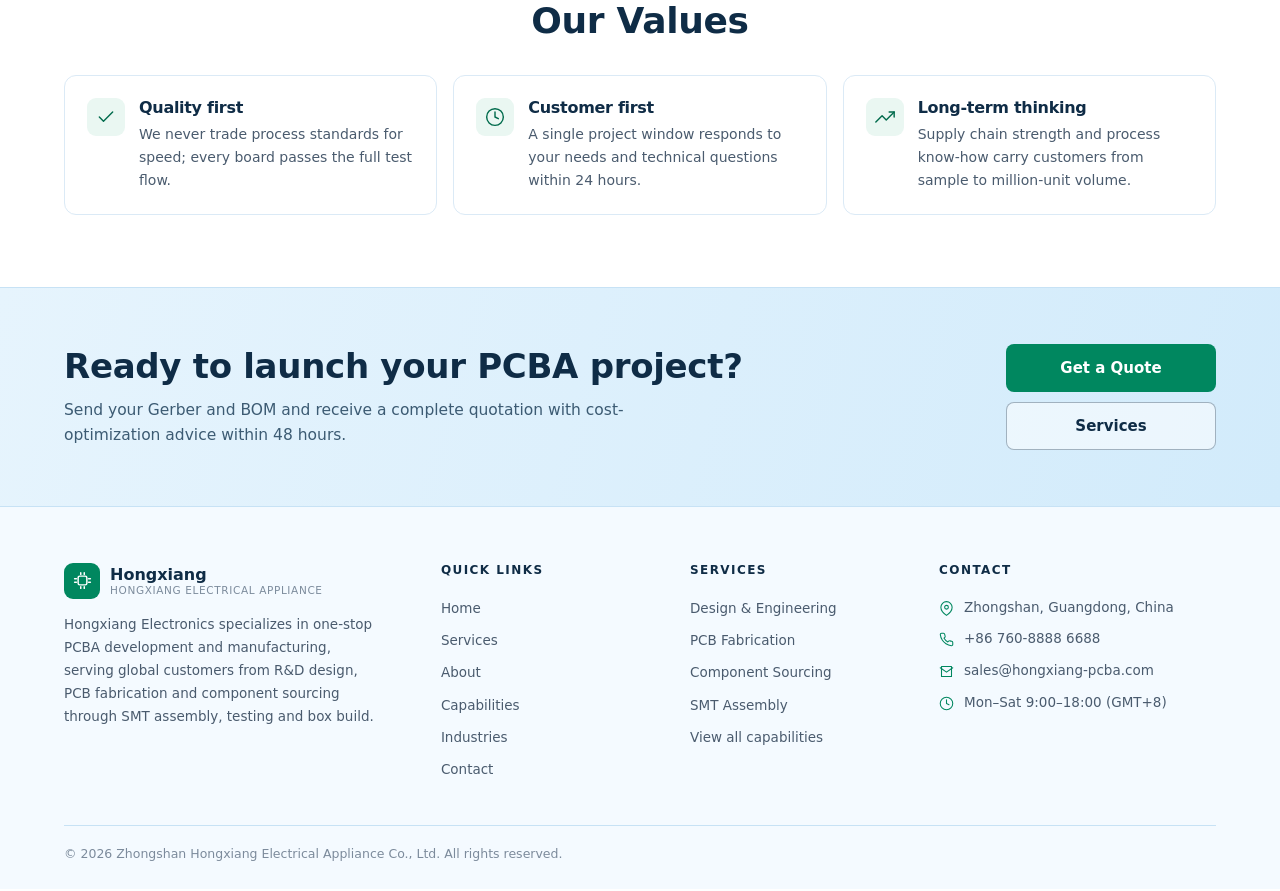
<file: html/hxdq/about.html>
<!DOCTYPE html>
<html lang="zh" dir="ltr">
<head>
<meta charset="UTF-8">
<meta name="viewport" content="width=device-width, initial-scale=1">
<title>关于弘翔 | PCBA 一站式制造伙伴</title>
<meta name="description" content="中山市弘翔电器有限公司成立于 2010 年，拥有 12000 平方米自有厂房与 12 条全自动 SMT 产线，累计服务 600 多家全球客户。">
<link rel="stylesheet" href="assets/css/style.css">
</head>
<body data-page="about">

<noscript><div class="noscript-note">本网站需启用 JavaScript 以显示多语言内容与导航。您可直接联系：<a href="tel:+8676088886688">+86 760-8888 6688</a> / <a href="mailto:sales@hongxiang-pcba.com">sales@hongxiang-pcba.com</a></div></noscript>
<div id="site-header"></div>

<main>
<section class="page-hero">
  <div class="container">
    <nav class="crumb"><a href="index.html" data-i18n="nav.home">首页</a>
      <svg viewBox="0 0 24 24" fill="none" stroke="currentColor" stroke-width="2" stroke-linecap="round"><path d="M9 6l6 6-6 6"/></svg>
      <span data-i18n="nav.about">关于弘翔</span>
    </nav>
    <span class="kicker kicker--dark" style="margin-top:16px" data-i18n="ab.k">关于弘翔</span>
    <h1 data-i18n="ab.t">15 年专注，让每一块电路板都值得信赖</h1>
    <p data-i18n="ab.d">从一间贴片车间，成长为服务 60 多个国家的一站式 PCBA 制造伙伴。</p>
  </div>
</section>

<!-- 公司简介 -->
<section class="section">
  <div class="container">
    <div class="story-grid">
      <div class="story-body reveal">
        <span class="kicker" data-i18n="ab.st.k"></span>
        <h2 style="font-size:clamp(24px,2.8vw,34px);color:var(--navy);margin-bottom:18px" data-i18n="ab.st.t"></h2>
        <p data-i18n="ab.p1"></p>
        <p data-i18n="ab.p2"></p>
        <p data-i18n="ab.p3"></p>
      </div>
      <div class="ph ph-4-3 ph--photo reveal d2">
        <img src="assets/img/facade.webp" alt="Zhongshan Hongxiang Electrical Appliance factory entrance / 中山市弘翔电器厂区门头" loading="lazy" decoding="async" width="1600" height="1200">
        <span class="ph__tag">Zhongshan · China</span>
      </div>
    </div>

    <!-- 企业资质：营业执照（点击查看原图） -->
    <div class="ph ph--photo reveal" style="aspect-ratio:1920/1312;max-width:760px;margin:40px auto 0">
      <img src="assets/img/business-license.jpg" alt="Business license (duplicate) of Zhongshan Hongxiang Electrical Appliance Co., Ltd. / 中山市弘翔电器有限公司营业执照（副本）" loading="lazy" decoding="async" width="1920" height="1312">
      <a href="assets/img/business-license.jpg" target="_blank" rel="noopener" title="点击查看营业执照原图 / View full-size license" aria-label="点击查看营业执照原图 / View full-size business license" style="position:absolute;inset:0;z-index:2;cursor:zoom-in"></a>
    </div>
  </div>
</section>

<!-- 发展历程 -->
<section class="section section--soft">
  <div class="container">
    <div class="sec-head reveal">
      <span class="kicker" data-i18n="cap.k"></span>
      <h2 data-i18n="ab.ml.t"></h2>
    </div>
    <div class="ml-list reveal" style="max-width:720px">
      <div class="ml"><b data-i18n="ml.1.y"></b><p data-i18n="ml.1.t"></p></div>
      <div class="ml"><b data-i18n="ml.2.y"></b><p data-i18n="ml.2.t"></p></div>
      <div class="ml"><b data-i18n="ml.3.y"></b><p data-i18n="ml.3.t"></p></div>
      <div class="ml"><b data-i18n="ml.4.y"></b><p data-i18n="ml.4.t"></p></div>
      <div class="ml"><b data-i18n="ml.5.y"></b><p data-i18n="ml.5.t"></p></div>
    </div>
  </div>
</section>

<!-- 工厂与设备 -->
<section class="section">
  <div class="container">
    <div class="sec-head reveal">
      <span class="kicker" data-i18n="cap.k"></span>
      <h2 data-i18n="ab.eq.t"></h2>
      <p data-i18n="ab.eq.d"></p>
    </div>
    <div class="eq-grid">
      <div class="eq reveal"><b data-i18n="eq.1.v"></b><small data-i18n="eq.1.l"></small><span class="tag">SMT</span></div>
      <div class="eq reveal d1"><b data-i18n="eq.2.v"></b><small data-i18n="eq.2.l"></small><span class="tag">CAPACITY</span></div>
      <div class="eq reveal d2"><b data-i18n="eq.3.v"></b><small data-i18n="eq.3.l"></small><span class="tag">DIP</span></div>
      <div class="eq reveal d3"><b data-i18n="eq.4.v"></b><small data-i18n="eq.4.l"></small><span class="tag">AOI</span></div>
      <div class="eq reveal"><b data-i18n="eq.5.v"></b><small data-i18n="eq.5.l"></small><span class="tag">X-RAY</span></div>
      <div class="eq reveal d1"><b data-i18n="eq.6.v"></b><small data-i18n="eq.6.l"></small><span class="tag">FLOOR</span></div>
    </div>
  </div>
</section>

<!-- 工厂实景（图片占位） -->
<section class="section section--soft">
  <div class="container">
    <div class="sec-head reveal">
      <span class="kicker" data-i18n="cap.k"></span>
      <h2 data-i18n="ab.gal.t"></h2>
      <p data-i18n="ab.gal.d"></p>
    </div>
    <div class="gallery gallery--lead">
      <div class="ph ph-16-9 ph--photo reveal">
        <img src="assets/img/smt-1.webp" alt="SMT line overview / SMT 贴片产线全景" loading="lazy" decoding="async" width="1600" height="1200">
        <span class="ph__tag">SMT Line</span>
      </div>
      <div class="ph ph-4-3 ph--photo reveal">
        <img src="assets/img/assembly-1.webp" alt="Assembly floor / 组装车间" loading="lazy" decoding="async" width="1600" height="1200">
        <span class="ph__tag">Assembly</span>
      </div>
      <div class="ph ph-4-3 ph--photo reveal d1">
        <img src="assets/img/assembly-2.webp" alt="Assembly and wiring line / 组装与线束工位" loading="lazy" decoding="async" width="1600" height="1200">
        <span class="ph__tag">Assembly</span>
      </div>
      <div class="ph ph-4-3 ph--photo reveal d2">
        <img src="assets/img/test-room.webp" alt="Test sample room / 测试样板间" loading="lazy" decoding="async" width="1600" height="1200">
        <span class="ph__tag">Test Sample Room</span>
      </div>
      <div class="ph ph-4-3 ph--photo reveal">
        <img src="assets/img/smt-2.webp" alt="SMT placement machine / SMT 贴片机" loading="lazy" decoding="async" width="1600" height="1200">
        <span class="ph__tag">SMT</span>
      </div>
      <div class="ph ph-4-3 ph--photo reveal d1">
        <img src="assets/img/smt-3.webp" alt="SMT line setup / SMT 产线换线准备" loading="lazy" decoding="async" width="1600" height="1200">
        <span class="ph__tag">SMT</span>
      </div>
      <div class="ph ph-4-3 ph--photo reveal d2">
        <img src="assets/img/warehouse-1.webp" alt="Warehouse / 成品仓库" loading="lazy" decoding="async" width="1600" height="1200">
        <span class="ph__tag">Warehouse</span>
      </div>
      <div class="ph ph-4-3 ph--photo reveal">
        <img src="assets/img/warehouse-2.webp" alt="Material warehouse / 物料仓库" loading="lazy" decoding="async" width="1600" height="1200">
        <span class="ph__tag">Warehouse</span>
      </div>
      <div class="ph ph-4-3 ph--photo reveal d1">
        <img src="assets/img/locker.webp" alt="Change room and shoe cabinet / 更衣换鞋室" loading="lazy" decoding="async" width="1600" height="1200">
        <span class="ph__tag">Change Room</span>
      </div>
      <div class="ph ph-4-3 ph--photo reveal d2">
        <img src="assets/img/air-shower.webp" alt="Air shower entrance / 风淋室入口" loading="lazy" decoding="async" width="1200" height="1600">
        <span class="ph__tag">Air Shower</span>
      </div>
    </div>
  </div>
</section>

<!-- 价值观 -->
<section class="section">
  <div class="container">
    <div class="sec-head center reveal">
      <span class="kicker" data-i18n="why.k"></span>
      <h2 data-i18n="ab.val.t"></h2>
    </div>
    <div class="grid g-3">
      <div class="why reveal"><span class="ic"><svg viewBox="0 0 24 24" fill="none" stroke="currentColor" stroke-width="1.7" stroke-linecap="round" stroke-linejoin="round"><path d="M20 6L9 17l-5-5"/></svg></span><div><h4 data-i18n="val.1.t"></h4><p data-i18n="val.1.d"></p></div></div>
      <div class="why reveal d1"><span class="ic"><svg viewBox="0 0 24 24" fill="none" stroke="currentColor" stroke-width="1.7" stroke-linecap="round" stroke-linejoin="round"><circle cx="12" cy="12" r="10"/><path d="M12 6v6l4 2"/></svg></span><div><h4 data-i18n="val.2.t"></h4><p data-i18n="val.2.d"></p></div></div>
      <div class="why reveal d2"><span class="ic"><svg viewBox="0 0 24 24" fill="none" stroke="currentColor" stroke-width="1.7" stroke-linecap="round" stroke-linejoin="round"><path d="M23 6l-9.5 9.5-5-5L1 18"/><path d="M17 6h6v6"/></svg></span><div><h4 data-i18n="val.3.t"></h4><p data-i18n="val.3.d"></p></div></div>
    </div>
  </div>
</section>

<!-- CTA -->
<section class="cta-band">
  <div class="container">
    <div class="reveal">
      <h2 data-i18n="cta.t"></h2>
      <p data-i18n="cta.d"></p>
    </div>
    <div class="cta-actions reveal d1">
      <a class="btn btn--primary btn--lg" href="contact.html"><span data-i18n="btn.quote">获取报价</span></a>
      <a class="btn btn--outline-light btn--lg" href="services.html"><span data-i18n="nav.svc">服务能力</span></a>
    </div>
  </div>
</section>
</main>

<footer class="footer" id="site-footer"></footer>

<button class="totop" id="totop" type="button" aria-label="Top">
  <svg viewBox="0 0 24 24" fill="none" stroke="currentColor" stroke-width="2.2" stroke-linecap="round" stroke-linejoin="round"><path d="M12 19V5"/><path d="M5 12l7-7 7 7"/></svg>
</button>

<script defer src="assets/js/langs/zh.js"></script>
<script defer src="assets/js/langs/en.js"></script>
<script defer src="assets/js/langs/ja.js"></script>
<script defer src="assets/js/langs/de.js"></script>
<script defer src="assets/js/langs/fr.js"></script>
<script defer src="assets/js/langs/es.js"></script>
<script defer src="assets/js/langs/pt.js"></script>
<script defer src="assets/js/langs/ru.js"></script>
<script defer src="assets/js/langs/ko.js"></script>
<script defer src="assets/js/langs/ar.js"></script>
<script defer src="assets/js/langs/vi.js"></script>
<script defer src="assets/js/langs/th.js"></script>
<script defer src="assets/js/langs/id.js"></script>
<script defer src="assets/js/langs/ms.js"></script>
<script defer src="assets/js/langs/tl.js"></script>
<script defer src="assets/js/langs/my.js"></script>
<script defer src="assets/js/langs/fa.js"></script>
<script defer src="assets/js/langs/el.js"></script>
<script defer src="assets/js/langs/tr.js"></script>
<script defer src="assets/js/app.js"></script>
</body>
</html>
</file>
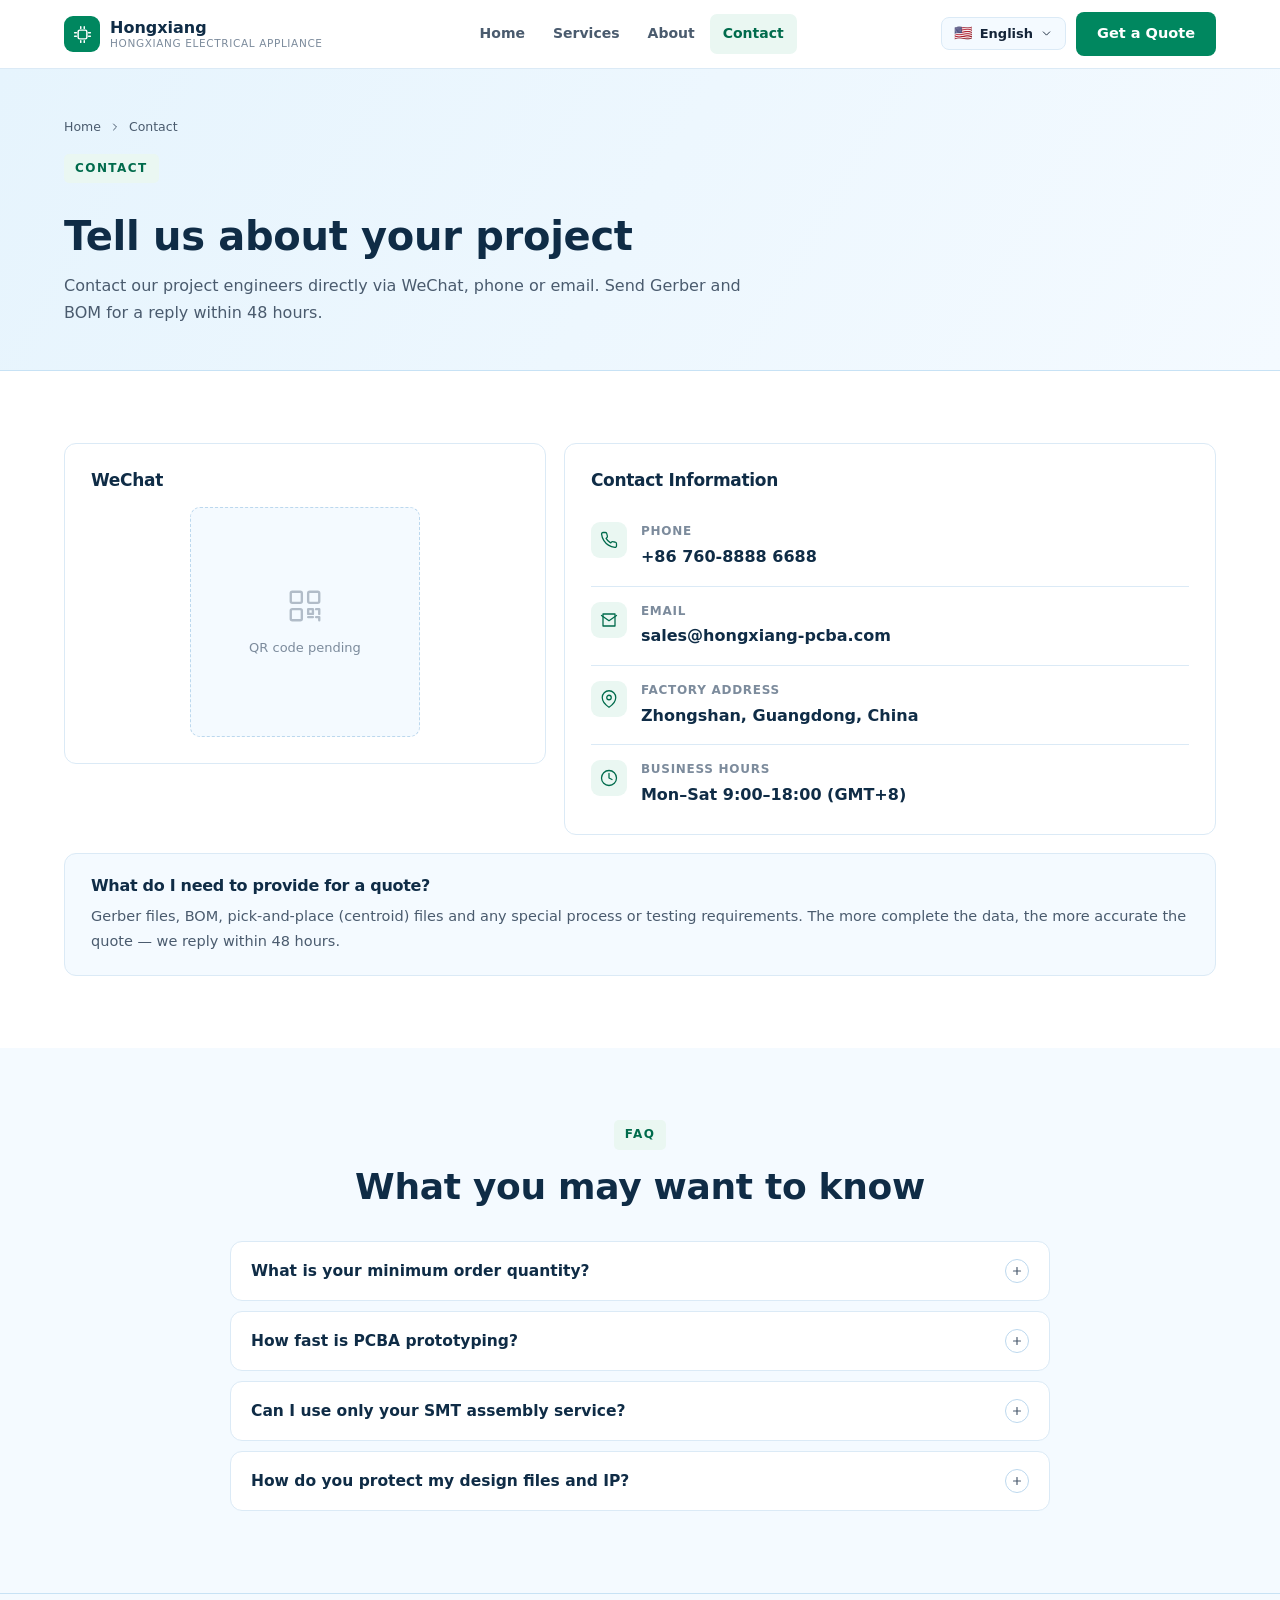
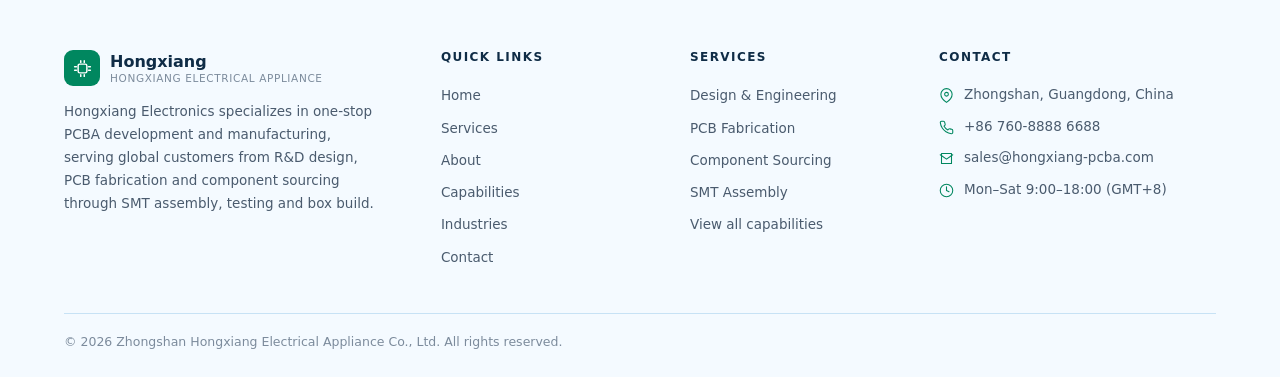
<file: html/hxdq/contact.html>
<!DOCTYPE html>
<html lang="zh" dir="ltr">
<head>
<meta charset="UTF-8">
<meta name="viewport" content="width=device-width, initial-scale=1">
<title>联系我们 | 获取 PCBA 项目报价</title>
<meta name="description" content="提交 Gerber 与 BOM 文件，48 小时内获取弘翔电器 PCBA 一站式项目报价与成本优化建议。">
<link rel="stylesheet" href="assets/css/style.css">
</head>
<body data-page="contact">

<noscript><div class="noscript-note">本网站需启用 JavaScript 以显示多语言内容与导航。您可直接联系：<a href="tel:+8676088886688">+86 760-8888 6688</a> / <a href="mailto:sales@hongxiang-pcba.com">sales@hongxiang-pcba.com</a></div></noscript>
<div id="site-header"></div>

<main>
<section class="page-hero">
  <div class="container">
    <nav class="crumb"><a href="index.html" data-i18n="nav.home">首页</a>
      <svg viewBox="0 0 24 24" fill="none" stroke="currentColor" stroke-width="2" stroke-linecap="round"><path d="M9 6l6 6-6 6"/></svg>
      <span data-i18n="nav.contact">联系我们</span>
    </nav>
    <span class="kicker kicker--dark" style="margin-top:16px" data-i18n="ct.k">联系我们</span>
    <h1 data-i18n="ct.t">告诉我们您的项目需求</h1>
    <p data-i18n="ct.d">通过微信、电话或邮件直接联系我们的项目工程师；发送 Gerber 与 BOM 后 48 小时内回复。</p>
  </div>
</section>

<!-- 联系方式展示：不提供任何「假提交」表单 -->
<section class="section">
  <div class="container">

    <div class="contact-grid">
      <article class="contact-card reveal">
        <h3 data-i18n="ct.qr">微信</h3>
        <!--
          待补资料：请把官方微信二维码图片保存为 assets/img/wechat-qr.png，
          然后把下面的 div.qr-box 整块替换为 img.qr-img 标签，
          其 src 指向上述 png 文件、alt 写「微信二维码」。
          当前刻意留空占位，不生成假二维码。
        -->
        <div class="qr-box" role="img" data-i18n-aria="ct.qr.hint">
          <svg viewBox="0 0 24 24" fill="none" stroke="currentColor" stroke-width="1.5" stroke-linecap="round" stroke-linejoin="round">
            <rect x="3" y="3" width="7" height="7" rx="1"/><rect x="14" y="3" width="7" height="7" rx="1"/><rect x="3" y="14" width="7" height="7" rx="1"/>
            <path d="M14 14h3v3h-3zM19 14h2M14 19h3M19 19h2v2M21 14v3"/>
          </svg>
          <span data-i18n="ct.qr.hint">二维码待上传</span>
        </div>
      </article>

      <article class="contact-card reveal d1">
        <h3 data-i18n="ct.i.t">联系方式</h3>
        <div class="contact-item">
          <span class="ic"><svg viewBox="0 0 24 24" fill="none" stroke="currentColor" stroke-width="1.7" stroke-linecap="round" stroke-linejoin="round"><path d="M22 16.9v3a2 2 0 0 1-2.2 2 19.8 19.8 0 0 1-8.6-3.1 19.5 19.5 0 0 1-6-6A19.8 19.8 0 0 1 2.1 4.2 2 2 0 0 1 4.1 2h3a2 2 0 0 1 2 1.7c.1 1 .4 1.9.7 2.8a2 2 0 0 1-.5 2.1L8.1 9.9a16 16 0 0 0 6 6l1.3-1.3a2 2 0 0 1 2.1-.4c.9.3 1.8.6 2.8.7a2 2 0 0 1 1.7 2z"/></svg></span>
          <div><b data-i18n="ct.tel">联系电话</b><a href="tel:+8676088886688" data-i18n="ft.tel">+86 760-8888 6688</a></div>
        </div>
        <div class="contact-item">
          <span class="ic"><svg viewBox="0 0 24 24" fill="none" stroke="currentColor" stroke-width="1.7" stroke-linecap="round" stroke-linejoin="round"><path d="M4 4h16v16H4z"/><path d="M22 6l-10 7L2 6"/></svg></span>
          <div><b data-i18n="ct.mail">电子邮箱</b><a href="mailto:sales@hongxiang-pcba.com" data-i18n="ft.mail">sales@hongxiang-pcba.com</a></div>
        </div>
        <div class="contact-item">
          <span class="ic"><svg viewBox="0 0 24 24" fill="none" stroke="currentColor" stroke-width="1.7" stroke-linecap="round" stroke-linejoin="round"><path d="M21 10c0 7-9 13-9 13s-9-6-9-13a9 9 0 0 1 18 0z"/><circle cx="12" cy="10" r="3"/></svg></span>
          <div><b data-i18n="ct.addr">工厂地址</b><span class="val" data-i18n="ft.addr">广东省中山市</span></div>
        </div>
        <div class="contact-item">
          <span class="ic"><svg viewBox="0 0 24 24" fill="none" stroke="currentColor" stroke-width="1.7" stroke-linecap="round" stroke-linejoin="round"><circle cx="12" cy="12" r="10"/><path d="M12 6v6l4 2"/></svg></span>
          <div><b data-i18n="ct.hour">工作时间</b><span class="val" data-i18n="ft.hour">周一至周六 9:00–18:00（GMT+8）</span></div>
        </div>
      </article>
    </div>

    <div class="contact-prep reveal">
      <h3 data-i18n="faq.5.q">获取报价需要准备哪些资料？</h3>
      <p data-i18n="faq.5.a">请提供 Gerber 文件、BOM 清单、坐标文件（Pick and Place）以及特殊工艺或测试要求。资料越完整，报价越精准，我们承诺 48 小时内回复。</p>
    </div>
  </div>
</section>

<!-- FAQ（与首页不重复，第 5 条已上移为「报价资料」提示） -->
<section class="section section--soft">
  <div class="container">
    <div class="sec-head center reveal">
      <span class="kicker" data-i18n="faq.k">常见问题</span>
      <h2 data-i18n="faq.t">关于合作，您可能想知道</h2>
    </div>
    <div class="faq">
      <div class="faq-item reveal">
        <button class="faq-q" type="button"><span data-i18n="faq.1.q">最小起订量是多少？</span><span class="tog"><svg viewBox="0 0 24 24" fill="none" stroke="currentColor" stroke-width="2.4" stroke-linecap="round"><path d="M12 5v14"/><path d="M5 12h14"/></svg></span></button>
        <div class="faq-a"><p data-i18n="faq.1.a"></p></div>
      </div>
      <div class="faq-item reveal d1">
        <button class="faq-q" type="button"><span data-i18n="faq.2.q">PCBA 打样需要多久？</span><span class="tog"><svg viewBox="0 0 24 24" fill="none" stroke="currentColor" stroke-width="2.4" stroke-linecap="round"><path d="M12 5v14"/><path d="M5 12h14"/></svg></span></button>
        <div class="faq-a"><p data-i18n="faq.2.a"></p></div>
      </div>
      <div class="faq-item reveal d2">
        <button class="faq-q" type="button"><span data-i18n="faq.3.q">可以只使用你们的 SMT 贴片服务吗？</span><span class="tog"><svg viewBox="0 0 24 24" fill="none" stroke="currentColor" stroke-width="2.4" stroke-linecap="round"><path d="M12 5v14"/><path d="M5 12h14"/></svg></span></button>
        <div class="faq-a"><p data-i18n="faq.3.a"></p></div>
      </div>
      <div class="faq-item reveal d3">
        <button class="faq-q" type="button"><span data-i18n="faq.4.q">如何保护我的设计资料与知识产权？</span><span class="tog"><svg viewBox="0 0 24 24" fill="none" stroke="currentColor" stroke-width="2.4" stroke-linecap="round"><path d="M12 5v14"/><path d="M5 12h14"/></svg></span></button>
        <div class="faq-a"><p data-i18n="faq.4.a"></p></div>
      </div>
    </div>
  </div>
</section>
</main>

<footer class="footer" id="site-footer"></footer>

<button class="totop" id="totop" type="button" aria-label="Top" data-i18n-aria="ui.top">
  <svg viewBox="0 0 24 24" fill="none" stroke="currentColor" stroke-width="2.2" stroke-linecap="round" stroke-linejoin="round"><path d="M12 19V5"/><path d="M5 12l7-7 7 7"/></svg>
</button>

<script defer src="assets/js/langs/zh.js"></script>
<script defer src="assets/js/langs/en.js"></script>
<script defer src="assets/js/langs/ja.js"></script>
<script defer src="assets/js/langs/de.js"></script>
<script defer src="assets/js/langs/fr.js"></script>
<script defer src="assets/js/langs/es.js"></script>
<script defer src="assets/js/langs/pt.js"></script>
<script defer src="assets/js/langs/ru.js"></script>
<script defer src="assets/js/langs/ko.js"></script>
<script defer src="assets/js/langs/ar.js"></script>
<script defer src="assets/js/langs/vi.js"></script>
<script defer src="assets/js/langs/th.js"></script>
<script defer src="assets/js/langs/id.js"></script>
<script defer src="assets/js/langs/ms.js"></script>
<script defer src="assets/js/langs/tl.js"></script>
<script defer src="assets/js/langs/my.js"></script>
<script defer src="assets/js/langs/fa.js"></script>
<script defer src="assets/js/langs/el.js"></script>
<script defer src="assets/js/langs/tr.js"></script>
<script defer src="assets/js/app.js"></script>
</body>
</html>
</file>
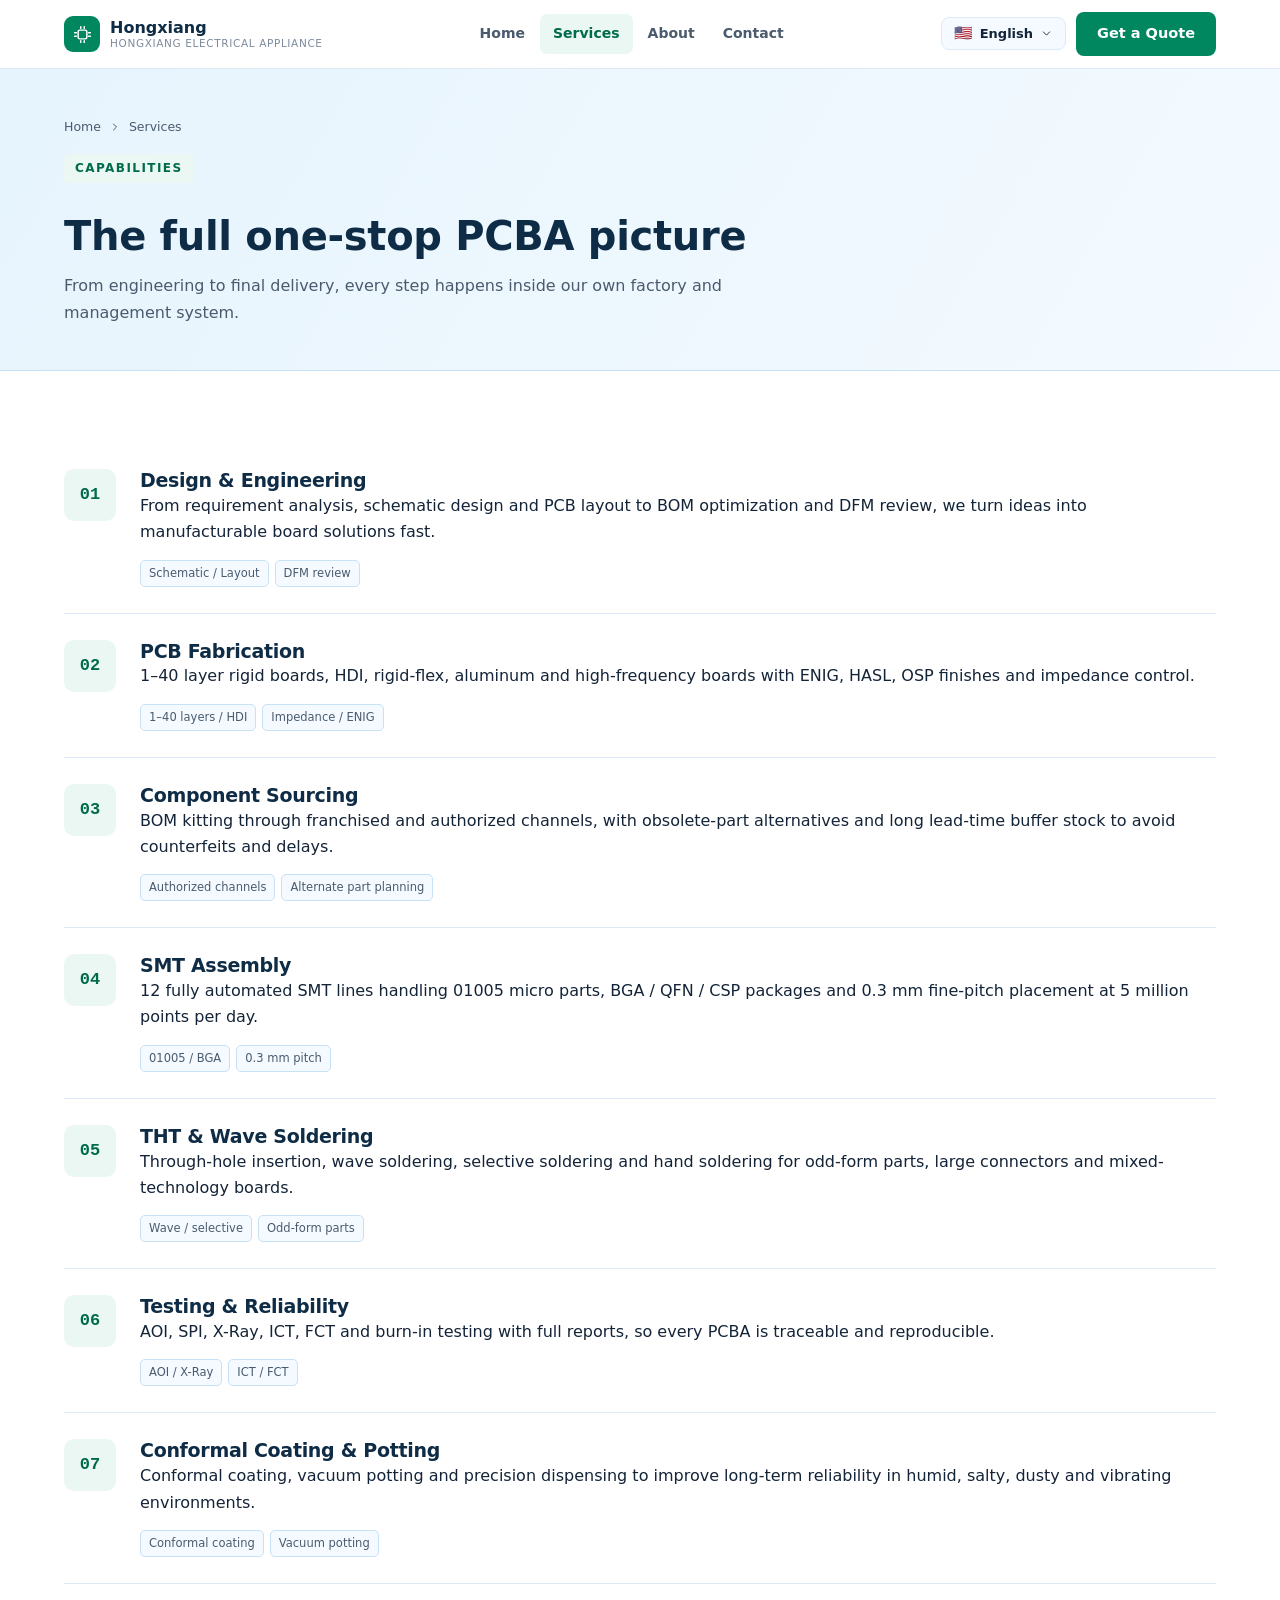
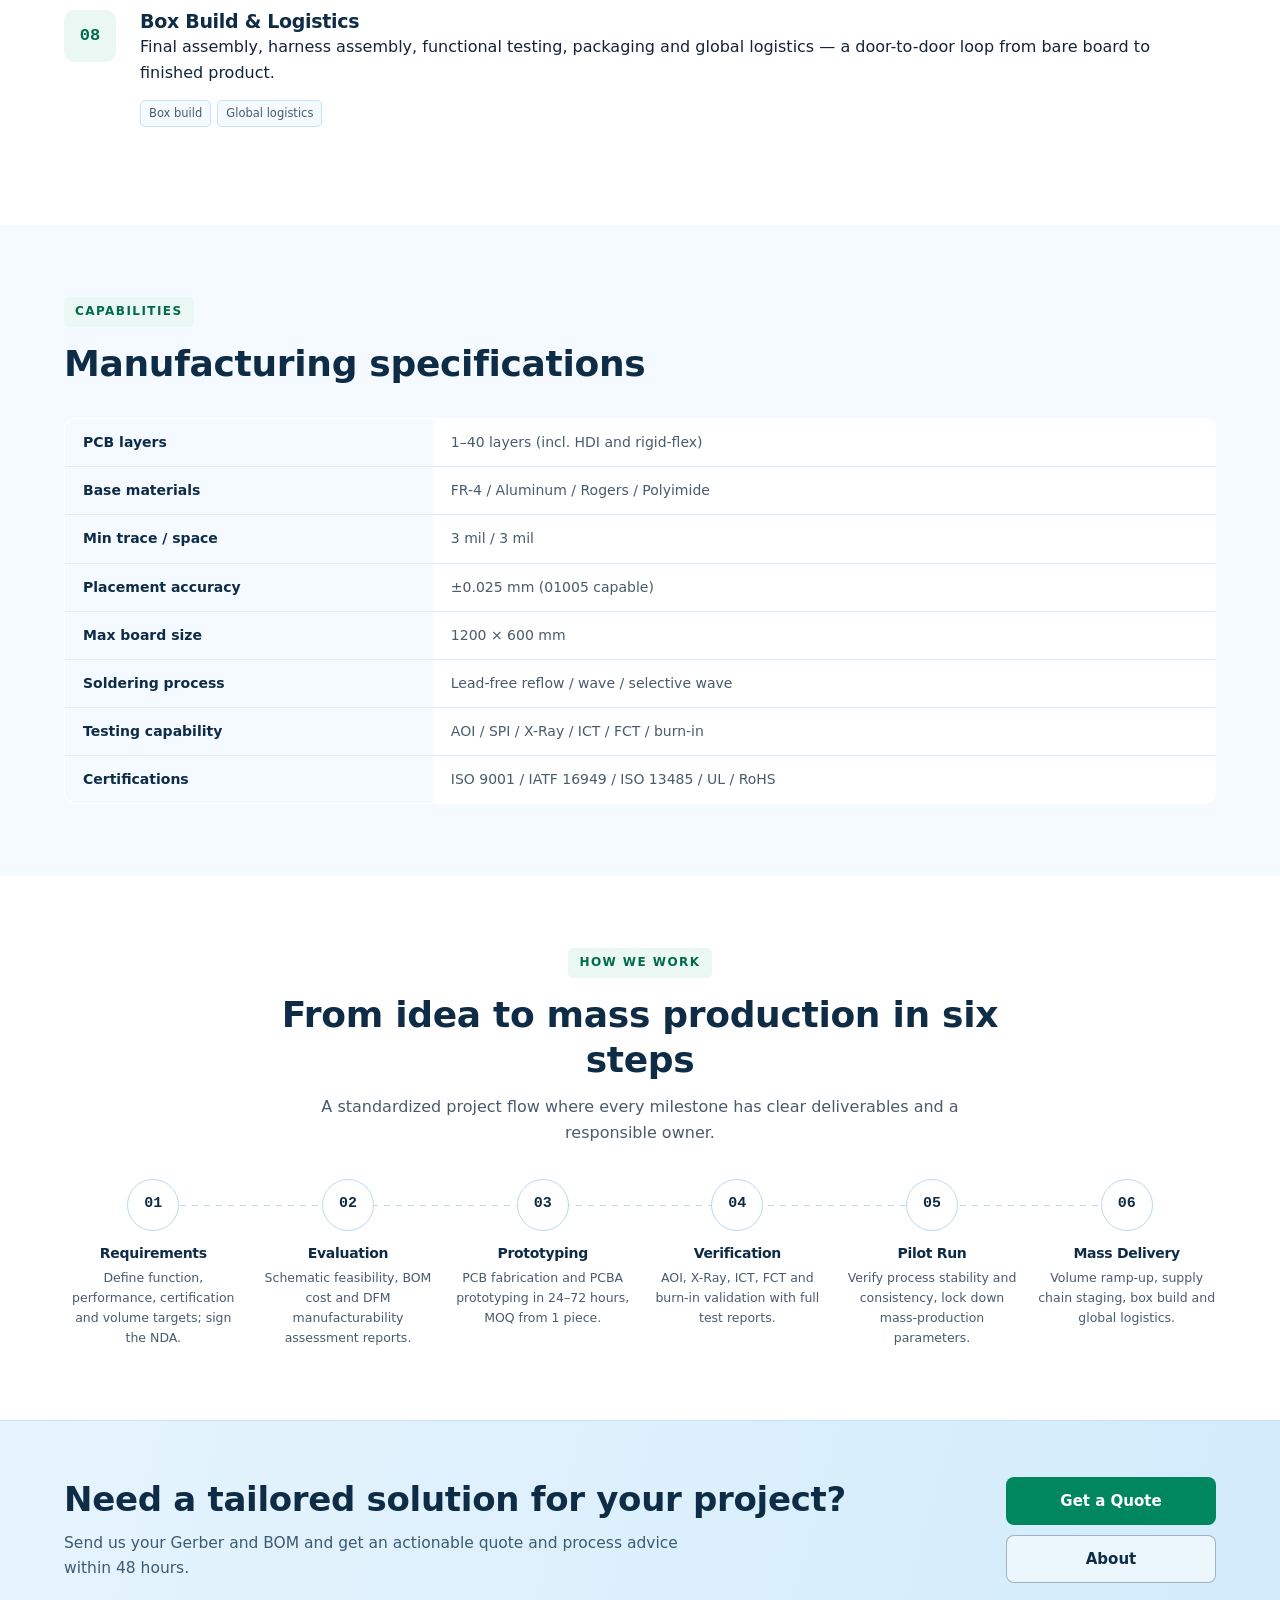
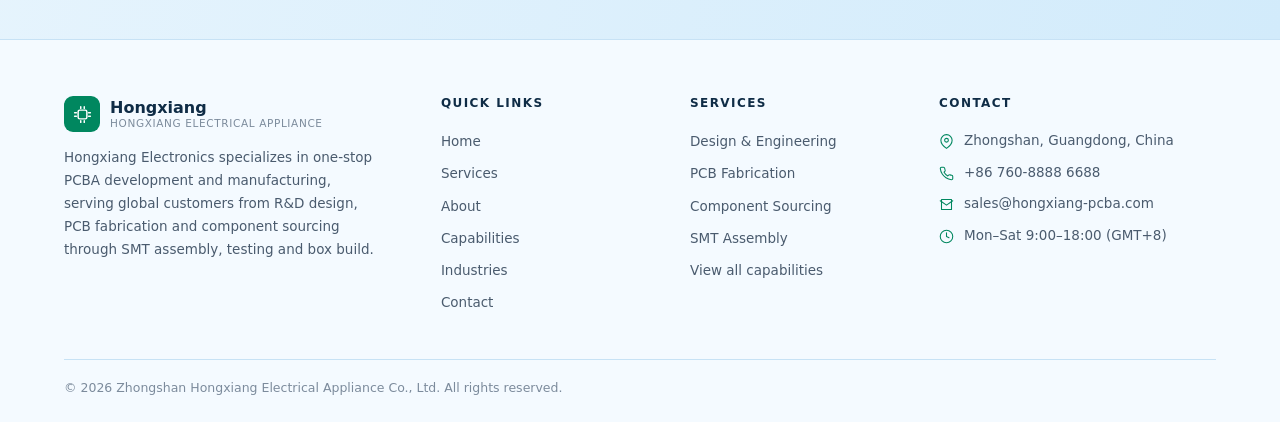
<file: html/hxdq/services.html>
<!DOCTYPE html>
<html lang="zh" dir="ltr">
<head>
<meta charset="UTF-8">
<meta name="viewport" content="width=device-width, initial-scale=1">
<title>服务能力 | 弘翔电器 PCBA 一站式解决方案</title>
<meta name="description" content="从方案设计、PCB 制造到 SMT 贴片与整机组装，弘翔电器提供覆盖 PCBA 全生命周期的一站式制造服务。">
<link rel="stylesheet" href="assets/css/style.css">
</head>
<body data-page="services">

<noscript><div class="noscript-note">本网站需启用 JavaScript 以显示多语言内容与导航。您可直接联系：<a href="tel:+8676088886688">+86 760-8888 6688</a> / <a href="mailto:sales@hongxiang-pcba.com">sales@hongxiang-pcba.com</a></div></noscript>
<div id="site-header"></div>

<main>
<section class="page-hero">
  <div class="container">
    <nav class="crumb"><a href="index.html" data-i18n="nav.home">首页</a>
      <svg viewBox="0 0 24 24" fill="none" stroke="currentColor" stroke-width="2" stroke-linecap="round"><path d="M9 6l6 6-6 6"/></svg>
      <span data-i18n="nav.svc">服务能力</span>
    </nav>
    <span class="kicker kicker--dark" style="margin-top:16px" data-i18n="svp.k">服务能力</span>
    <h1 data-i18n="svp.t">一站式 PCBA 服务全景</h1>
    <p data-i18n="svp.d">从设计研发到整机交付，每个环节都在弘翔自有工厂与管理体系内完成。</p>
  </div>
</section>

<!-- 服务清单 -->
<section class="section">
  <div class="container">
    <div class="reveal">
      <div class="svc-row" id="s1">
        <span class="idx">01</span>
        <div>
          <h3 data-i18n="svc.1.t"></h3>
          <p data-i18n="svc.1.d"></p>
          <div class="svc-tags" style="margin-top:14px"><span data-i18n="svc.1.a"></span><span data-i18n="svc.1.b"></span></div>
        </div>
      </div>
      <div class="svc-row" id="s2">
        <span class="idx">02</span>
        <div>
          <h3 data-i18n="svc.2.t"></h3>
          <p data-i18n="svc.2.d"></p>
          <div class="svc-tags" style="margin-top:14px"><span data-i18n="svc.2.a"></span><span data-i18n="svc.2.b"></span></div>
        </div>
      </div>
      <div class="svc-row" id="s3">
        <span class="idx">03</span>
        <div>
          <h3 data-i18n="svc.3.t"></h3>
          <p data-i18n="svc.3.d"></p>
          <div class="svc-tags" style="margin-top:14px"><span data-i18n="svc.3.a"></span><span data-i18n="svc.3.b"></span></div>
        </div>
      </div>
      <div class="svc-row" id="s4">
        <span class="idx">04</span>
        <div>
          <h3 data-i18n="svc.4.t"></h3>
          <p data-i18n="svc.4.d"></p>
          <div class="svc-tags" style="margin-top:14px"><span data-i18n="svc.4.a"></span><span data-i18n="svc.4.b"></span></div>
        </div>
      </div>
      <div class="svc-row" id="s5">
        <span class="idx">05</span>
        <div>
          <h3 data-i18n="svc.5.t"></h3>
          <p data-i18n="svc.5.d"></p>
          <div class="svc-tags" style="margin-top:14px"><span data-i18n="svc.5.a"></span><span data-i18n="svc.5.b"></span></div>
        </div>
      </div>
      <div class="svc-row" id="s6">
        <span class="idx">06</span>
        <div>
          <h3 data-i18n="svc.6.t"></h3>
          <p data-i18n="svc.6.d"></p>
          <div class="svc-tags" style="margin-top:14px"><span data-i18n="svc.6.a"></span><span data-i18n="svc.6.b"></span></div>
        </div>
      </div>
      <div class="svc-row" id="s7">
        <span class="idx">07</span>
        <div>
          <h3 data-i18n="svc.7.t"></h3>
          <p data-i18n="svc.7.d"></p>
          <div class="svc-tags" style="margin-top:14px"><span data-i18n="svc.7.a"></span><span data-i18n="svc.7.b"></span></div>
        </div>
      </div>
      <div class="svc-row" id="s8">
        <span class="idx">08</span>
        <div>
          <h3 data-i18n="svc.8.t"></h3>
          <p data-i18n="svc.8.d"></p>
          <div class="svc-tags" style="margin-top:14px"><span data-i18n="svc.8.a"></span><span data-i18n="svc.8.b"></span></div>
        </div>
      </div>
    </div>
  </div>
</section>

<!-- 能力参数 -->
<section class="section section--soft">
  <div class="container">
    <div class="sec-head reveal">
      <span class="kicker" data-i18n="cap.k"></span>
      <h2 data-i18n="spec.t"></h2>
    </div>
    <table class="spec-table reveal">
      <tbody>
        <tr><th data-i18n="spec.1.l"></th><td data-i18n="spec.1.v"></td></tr>
        <tr><th data-i18n="spec.2.l"></th><td data-i18n="spec.2.v"></td></tr>
        <tr><th data-i18n="spec.3.l"></th><td data-i18n="spec.3.v"></td></tr>
        <tr><th data-i18n="spec.4.l"></th><td data-i18n="spec.4.v"></td></tr>
        <tr><th data-i18n="spec.5.l"></th><td data-i18n="spec.5.v"></td></tr>
        <tr><th data-i18n="spec.6.l"></th><td data-i18n="spec.6.v"></td></tr>
        <tr><th data-i18n="spec.7.l"></th><td data-i18n="spec.7.v"></td></tr>
        <tr><th data-i18n="spec.8.l"></th><td data-i18n="spec.8.v"></td></tr>
      </tbody>
    </table>
  </div>
</section>

<!-- 流程 -->
<section class="section">
  <div class="container">
    <div class="sec-head center reveal">
      <span class="kicker" data-i18n="proc.k"></span>
      <h2 data-i18n="proc.t"></h2>
      <p data-i18n="proc.d"></p>
    </div>
    <div class="proc">
      <div class="proc-step reveal"><div class="proc-dot">01</div><h4 data-i18n="proc.1.t"></h4><p data-i18n="proc.1.d"></p></div>
      <div class="proc-step reveal d1"><div class="proc-dot">02</div><h4 data-i18n="proc.2.t"></h4><p data-i18n="proc.2.d"></p></div>
      <div class="proc-step reveal d2"><div class="proc-dot">03</div><h4 data-i18n="proc.3.t"></h4><p data-i18n="proc.3.d"></p></div>
      <div class="proc-step reveal d3"><div class="proc-dot">04</div><h4 data-i18n="proc.4.t"></h4><p data-i18n="proc.4.d"></p></div>
      <div class="proc-step reveal d4"><div class="proc-dot">05</div><h4 data-i18n="proc.5.t"></h4><p data-i18n="proc.5.d"></p></div>
      <div class="proc-step reveal d5"><div class="proc-dot">06</div><h4 data-i18n="proc.6.t"></h4><p data-i18n="proc.6.d"></p></div>
    </div>
  </div>
</section>

<!-- CTA -->
<section class="cta-band">
  <div class="container">
    <div class="reveal">
      <h2 data-i18n="svp.cta.t"></h2>
      <p data-i18n="svp.cta.d"></p>
    </div>
    <div class="cta-actions reveal d1">
      <a class="btn btn--primary btn--lg" href="contact.html"><span data-i18n="btn.quote">获取报价</span></a>
      <a class="btn btn--outline-light btn--lg" href="about.html"><span data-i18n="nav.about">关于弘翔</span></a>
    </div>
  </div>
</section>
</main>

<footer class="footer" id="site-footer"></footer>

<button class="totop" id="totop" type="button" aria-label="Top">
  <svg viewBox="0 0 24 24" fill="none" stroke="currentColor" stroke-width="2.2" stroke-linecap="round" stroke-linejoin="round"><path d="M12 19V5"/><path d="M5 12l7-7 7 7"/></svg>
</button>

<script defer src="assets/js/langs/zh.js"></script>
<script defer src="assets/js/langs/en.js"></script>
<script defer src="assets/js/langs/ja.js"></script>
<script defer src="assets/js/langs/de.js"></script>
<script defer src="assets/js/langs/fr.js"></script>
<script defer src="assets/js/langs/es.js"></script>
<script defer src="assets/js/langs/pt.js"></script>
<script defer src="assets/js/langs/ru.js"></script>
<script defer src="assets/js/langs/ko.js"></script>
<script defer src="assets/js/langs/ar.js"></script>
<script defer src="assets/js/langs/vi.js"></script>
<script defer src="assets/js/langs/th.js"></script>
<script defer src="assets/js/langs/id.js"></script>
<script defer src="assets/js/langs/ms.js"></script>
<script defer src="assets/js/langs/tl.js"></script>
<script defer src="assets/js/langs/my.js"></script>
<script defer src="assets/js/langs/fa.js"></script>
<script defer src="assets/js/langs/el.js"></script>
<script defer src="assets/js/langs/tr.js"></script>
<script defer src="assets/js/app.js"></script>
</body>
</html>
</file>
<file: html/hxdq/assets/css/style.css>
/* ============================================================
   弘翔电器 HONGXIANG ELECTRONICS — 精简版设计系统
   单色系（墨蓝 + 一种绿）、单层顶栏、无装饰动画
   ============================================================ */

:root{
  --navy:#0f2c46;
  --ink:#0f2c46;
  --sky-50:#f4faff;
  --sky-100:#e6f4fd;
  --sky-200:#d2ebfb;
  --sky-300:#a9d6f2;
  --sky-line:#c7e2f5;
  --bg:#ffffff;
  --bg-soft:#f4faff;
  --line:#dbeaf6;
  --line-2:#bcd8ee;
  --text:#142438;
  --text-2:#4a5b6e;
  --text-3:#7c8b9c;
  --brand:#00875f;
  --brand-d:#006b4c;
  --brand-l:#eaf7f2;
  --on-dark:#e7f0f6;
  --on-dark-2:#a9bccd;

  --radius:12px;
  --radius-sm:8px;
  --shadow-1:0 1px 2px rgba(11,28,44,.05);
  --shadow-2:0 12px 32px rgba(11,28,44,.13);
  --maxw:1200px;
  --header-h:68px;

  --font:"Inter","SF Pro Text",-apple-system,BlinkMacSystemFont,"Segoe UI","PingFang SC","Hiragino Sans GB","Microsoft YaHei",system-ui,sans-serif;
  --mono:"SFMono-Regular","JetBrains Mono","Consolas","Menlo",monospace;
}

*,*::before,*::after{box-sizing:border-box}
html{scroll-behavior:smooth;-webkit-text-size-adjust:100%}
body{margin:0;font-family:var(--font);color:var(--text);background:var(--bg);font-size:16px;line-height:1.65;-webkit-font-smoothing:antialiased;overflow-x:hidden}
img{max-width:100%;display:block}
a{color:inherit;text-decoration:none}
button{font-family:inherit;cursor:pointer}
ul{margin:0;padding:0;list-style:none}
h1,h2,h3,h4{margin:0;line-height:1.25;font-weight:700;letter-spacing:-.3px}
p{margin:0}
.container{width:100%;max-width:var(--maxw);margin:0 auto;padding:0 24px}
.sr-only{position:absolute;width:1px;height:1px;padding:0;margin:-1px;overflow:hidden;clip:rect(0 0 0 0);white-space:nowrap;border:0}
.noscript-note{padding:12px 24px;background:#fff6e5;border-bottom:1px solid #efd9a4;color:#5b461a;font-size:14px;text-align:center}
.noscript-note a{font-weight:700;text-decoration:underline}

/* ================= 通用文本 ================= */
.kicker{display:inline-block;font-size:12px;font-weight:700;letter-spacing:.12em;text-transform:uppercase;color:var(--brand-d);background:var(--brand-l);padding:5px 11px;border-radius:5px;margin-bottom:14px}
.kicker--dark{color:var(--brand-d);background:var(--brand-l)}
.section{padding:72px 0}
.section--soft{background:var(--bg-soft)}
.section--sky{background:linear-gradient(180deg,var(--sky-50),var(--sky-100))}
.section--tight{padding:44px 0}
.sec-head{max-width:720px;margin-bottom:32px}
.sec-head.center{margin-inline:auto;text-align:center}
.sec-head h2{font-size:clamp(26px,3vw,36px);color:var(--navy)}
.sec-head p{margin-top:12px;font-size:16px;color:var(--text-2)}
section[id]{scroll-margin-top:calc(var(--header-h) + 16px)}

/* ================= 按钮 ================= */
.btn{display:inline-flex;align-items:center;justify-content:center;gap:8px;padding:12px 20px;border-radius:var(--radius-sm);border:1px solid transparent;font-size:14.5px;font-weight:600;line-height:1.2;transition:background .18s ease,border-color .18s ease,color .18s ease;white-space:nowrap}
.btn svg{width:16px;height:16px;flex:none}
.btn--primary{background:var(--brand);color:#fff}
.btn--primary:hover{background:var(--brand-d)}
.btn--ghost{background:#fff;color:var(--navy);border-color:var(--line-2)}
.btn--ghost:hover{border-color:var(--brand);color:var(--brand-d)}
.btn--outline-light{background:transparent;color:#fff;border-color:rgba(255,255,255,.46)}
.btn--outline-light:hover{background:rgba(255,255,255,.1);border-color:#fff}
.btn--outline-dark{background:rgba(255,255,255,.55);color:var(--ink);border-color:rgba(15,44,70,.34)}
.btn--outline-dark:hover{background:#fff;border-color:var(--ink)}
.btn--lg{padding:14px 24px;font-size:15px}
.btn-row{display:flex;flex-wrap:wrap;gap:12px}

/* ================= Header（单层 sticky，68px） ================= */
.header{position:sticky;top:0;z-index:100;background:rgba(255,255,255,.96);backdrop-filter:blur(10px);border-bottom:1px solid var(--line)}
.header.stuck{box-shadow:var(--shadow-1)}
.header .container{display:flex;align-items:center;justify-content:space-between;height:var(--header-h);gap:20px}
.brand{display:flex;align-items:center;gap:10px;flex:none}
.brand-mark{width:36px;height:36px;border-radius:9px;flex:none;background:var(--brand);display:grid;place-items:center}
.brand-mark svg{width:21px;height:21px;color:#fff}
.brand-txt{display:flex;flex-direction:column;line-height:1.2;min-width:0}
.brand-txt b{font-size:16px;font-weight:800;color:var(--navy);white-space:nowrap}
.brand-txt small{font-size:10.5px;color:var(--text-3);letter-spacing:.06em;white-space:nowrap}

.nav{display:flex;align-items:center;gap:2px}
.nav a{position:relative;padding:8px 13px;border-radius:7px;font-size:14px;font-weight:600;color:var(--text-2);transition:.16s ease;white-space:nowrap}
.nav a:hover{color:var(--brand-d);background:var(--bg-soft)}
.nav a.active{color:var(--brand-d);background:var(--brand-l)}
.header-r{display:flex;align-items:center;gap:10px;flex:none}

/* 语言切换 */
.lang-wrap{position:relative}
.lang-btn{display:flex;align-items:center;gap:7px;padding:8px 12px;border-radius:8px;background:var(--bg-soft);border:1px solid var(--line);font-size:13px;font-weight:650;color:var(--text);transition:.16s ease}
.lang-btn:hover{border-color:var(--brand);color:var(--brand-d)}
.lang-btn .flag{font-size:15px;line-height:1}
.lang-btn .chev{width:13px;height:13px;transition:transform .2s}
.lang-wrap.open .chev{transform:rotate(180deg)}
.lang-menu{position:absolute;top:calc(100% + 8px);inset-inline-end:0;width:250px;z-index:60;background:#fff;border:1px solid var(--line);border-radius:var(--radius);box-shadow:var(--shadow-2);padding:6px;opacity:0;visibility:hidden;transform:translateY(-5px);transition:.16s ease;max-height:min(70vh,410px);overflow-y:auto}
.lang-wrap.open .lang-menu{opacity:1;visibility:visible;transform:none}
.lang-menu .lm-head{padding:8px 10px;font-size:11px;font-weight:700;color:var(--text-3);letter-spacing:.1em;text-transform:uppercase}
.lang-menu button{width:100%;display:flex;align-items:center;gap:10px;padding:8px 10px;border:0;border-radius:7px;background:none;font-size:13.5px;color:var(--text);text-align:start;transition:.14s ease}
.lang-menu button:hover{background:var(--bg-soft)}
.lang-menu button.on{background:var(--brand-l);color:var(--brand-d);font-weight:700}
.lang-menu button .flag{font-size:16px}
.lang-menu button .nm{flex:1}
.lang-menu button .en{font-size:11px;color:var(--text-3);font-family:var(--mono)}
.lang-menu button .ck{width:14px;height:14px;color:var(--brand);opacity:0}
.lang-menu button.on .ck{opacity:1}

.burger{display:none;width:40px;height:40px;border-radius:8px;border:1px solid var(--line);background:#fff;place-items:center}
.burger span{display:block;width:17px;height:2px;background:var(--navy);border-radius:2px;transition:.2s ease}
.burger span+span{margin-top:4px}
.burger.on span:nth-child(1){transform:translateY(6px) rotate(45deg)}
.burger.on span:nth-child(2){opacity:0}
.burger.on span:nth-child(3){transform:translateY(-6px) rotate(-45deg)}
.mnav{display:none;position:fixed;top:var(--header-h);inset-inline:0;z-index:99;background:#fff;border-bottom:1px solid var(--line);box-shadow:var(--shadow-2);padding:12px 24px 22px;max-height:calc(100vh - var(--header-h));overflow-y:auto}
.mnav.on{display:block}
.mnav a{display:block;padding:12px 4px;font-size:15.5px;font-weight:600;color:var(--navy);border-bottom:1px solid var(--line)}
.mnav .m-cta{margin-top:16px}
.mnav .m-cta .btn{width:100%}

/* ================= Hero（整屏工厂照片主视觉） ================= */
/* ================= Hero（整屏工厂照片 · 浅蓝透亮遮罩） ================= */
.hero{position:relative;background:var(--sky-100);color:var(--ink);overflow:hidden}
.hero-media{position:absolute;inset:0;z-index:0}
.hero-media picture{display:block;width:100%;height:100%}
.hero-media img{position:absolute;inset:0;width:100%;height:100%;max-width:none;object-fit:cover;object-position:center 48%;display:block}
/* 浅蓝遮罩：文字侧浓、右侧几乎透明，保证深墨蓝文字可读且工厂照片仍清晰 */
.hero-media::after{content:"";position:absolute;inset:0;z-index:1;background:linear-gradient(0deg,rgba(228,242,253,.50) 0%,rgba(228,242,253,0) 42%),linear-gradient(90deg,rgba(238,248,255,.94) 0%,rgba(230,244,253,.86) 32%,rgba(214,237,252,.52) 62%,rgba(210,235,251,.10) 100%)}
[dir="rtl"] .hero-media::after{background:linear-gradient(0deg,rgba(228,242,253,.50) 0%,rgba(228,242,253,0) 42%),linear-gradient(270deg,rgba(238,248,255,.94) 0%,rgba(230,244,253,.86) 32%,rgba(214,237,252,.52) 62%,rgba(210,235,251,.10) 100%)}
.hero .container{position:relative;z-index:2;padding:76px 24px 80px;min-height:620px;display:flex;align-items:center}
.hero-inner{width:100%;max-width:780px;margin-inline-end:auto}
.hero-badge{display:inline-flex;align-items:center;gap:8px;padding:5px 12px;border-radius:6px;border:1px solid rgba(15,44,70,.22);color:var(--brand-d);font-size:12px;font-weight:650;letter-spacing:.04em;background:rgba(255,255,255,.62)}
.hero-badge .pulse{width:6px;height:6px;border-radius:50%;background:var(--brand);flex:none}
.hero h1{font-size:clamp(30px,3.9vw,50px);line-height:1.16;margin:20px 0 0;letter-spacing:-.8px;color:var(--ink)}
.hero h1 .hl{display:block;color:#00785a}
.hero-desc{margin-top:18px;font-size:16.5px;color:#1b3a52;max-width:600px;line-height:1.7}
.hero-cta{margin-top:28px}
.hero-note{margin-top:20px;display:flex;flex-wrap:wrap;gap:8px 20px;font-size:12.5px;color:#1e3c55}
.hero-note span{display:inline-flex;align-items:center;gap:6px}
.hero-note svg{width:14px;height:14px;color:var(--brand-d)}
.hero-stats{margin-top:40px;display:grid;grid-template-columns:repeat(4,1fr);gap:14px;border-top:1px solid rgba(15,44,70,.20);padding-top:22px}
.hero-stats div{border-inline-start:1px solid rgba(15,44,70,.16);padding-inline-start:14px}
.hero-stats div:first-child{border:0;padding-inline-start:0}
.hero-stats b{display:block;font-size:26px;font-weight:800;color:var(--ink);letter-spacing:-.5px;font-variant-numeric:tabular-nums}
.hero-stats small{display:block;margin-top:3px;font-size:12px;color:#24425c;line-height:1.4}
.hero-note,.hero-stats small{text-shadow:0 1px 2px rgba(255,255,255,.65)}

/* ================= 服务卡片 ================= */
/* ================= 服务卡片（浅蓝风格化） ================= */
.grid{display:grid;gap:16px}
.g-3{grid-template-columns:repeat(3,1fr)}
.g-4{grid-template-columns:repeat(4,1fr)}
.svc-card{position:relative;padding:26px 22px 24px;border-radius:var(--radius);background:#fff;border:1px solid var(--sky-line);overflow:hidden;transition:border-color .18s ease}
.svc-card::before{content:"";position:absolute;top:0;inset-inline-start:0;inset-inline-end:0;height:3px;background:linear-gradient(90deg,var(--sky-300),rgba(169,214,242,0))}
.svc-card:hover{border-color:var(--sky-300)}
.svc-num{position:absolute;top:14px;inset-inline-end:16px;font-family:var(--mono);font-size:32px;font-weight:800;color:var(--sky-200);letter-spacing:-.05em;line-height:1}
.svc-ic{position:relative;width:40px;height:40px;border-radius:9px;display:grid;place-items:center;margin:12px 0 14px;background:var(--sky-100);color:#0b6ea8}
.svc-ic svg{width:21px;height:21px}
.svc-card h3{position:relative;font-size:17px;color:var(--ink);margin-bottom:8px}
.svc-card p{font-size:14px;color:var(--text-2);line-height:1.65}
.svc-tags{margin-top:14px;display:flex;flex-wrap:wrap;gap:6px}
.svc-tags span{font-size:11.5px;color:var(--text-2);background:var(--sky-50);border:1px solid var(--sky-line);padding:3px 8px;border-radius:5px}

/* ================= 能力参数 ================= */
.cap-intro{display:grid;grid-template-columns:repeat(auto-fit,minmax(280px,1fr));gap:36px;align-items:center}
.cap-grid{display:grid;grid-template-columns:repeat(4,1fr);gap:1px;background:var(--sky-line);border:1px solid var(--sky-line);border-radius:var(--radius);overflow:hidden}
.cap-item{background:#fff;padding:24px 20px}
.cap-item b{display:block;font-size:24px;font-weight:800;color:#0b6ea8;letter-spacing:-.4px;font-variant-numeric:tabular-nums}
.cap-item small{display:block;margin-top:5px;font-size:12.5px;color:var(--text-2)}

/* ================= 流程 ================= */
.proc{position:relative;display:grid;grid-template-columns:repeat(6,1fr);gap:16px}
.proc::before{content:"";position:absolute;top:26px;inset-inline:8%;height:1px;background:repeating-linear-gradient(90deg,var(--line-2) 0 6px,transparent 6px 12px);z-index:0}
.proc-step{position:relative;z-index:1;text-align:center}
.proc-dot{width:52px;height:52px;margin:0 auto 14px;border-radius:50%;display:grid;place-items:center;background:#fff;border:1px solid var(--line-2);color:var(--navy);font-family:var(--mono);font-size:15px;font-weight:800}
.proc-step h4{font-size:14px;color:var(--navy);margin-bottom:6px}
.proc-step p{font-size:12.5px;color:var(--text-2);line-height:1.6}

/* ================= 行业 ================= */
.ind-grid{display:grid;grid-template-columns:repeat(4,1fr);gap:16px}
.ind{border-radius:var(--radius);background:#fff;border:1px solid var(--line);padding:22px 20px}
.ind .ic{width:38px;height:38px;border-radius:9px;display:grid;place-items:center;background:var(--brand-l);color:var(--brand-d);margin-bottom:12px}
.ind .ic svg{width:20px;height:20px}
.ind h4{font-size:16px;color:var(--navy)}
.ind p{margin-top:6px;font-size:13px;color:var(--text-2);line-height:1.55}

/* ================= 优势 ================= */
.why-list{display:grid;grid-template-columns:repeat(2,1fr);gap:16px}
.why{display:flex;gap:14px;padding:22px;border-radius:var(--radius);background:#fff;border:1px solid var(--line)}
.why .ic{width:38px;height:38px;flex:none;border-radius:9px;display:grid;place-items:center;background:var(--brand-l);color:var(--brand-d)}
.why .ic svg{width:20px;height:20px}
.why h4{font-size:16px;color:var(--navy);margin-bottom:5px}
.why p{font-size:14px;color:var(--text-2);line-height:1.65}

/* ================= 认证 ================= */
.cert-row{display:flex;flex-wrap:wrap;align-items:center;justify-content:center;gap:10px;margin-top:28px}
.cert-chip{display:inline-flex;align-items:center;gap:7px;padding:7px 13px;border-radius:6px;background:var(--bg-soft);border:1px solid var(--line);font-size:12.5px;font-weight:650;color:var(--navy)}
.cert-chip svg{width:14px;height:14px;color:var(--brand)}

/* ================= FAQ ================= */
.faq{max-width:820px;margin-inline:auto}
.faq-item{border:1px solid var(--line);border-radius:var(--radius);background:#fff;margin-bottom:10px;overflow:hidden}
.faq-item.open{border-color:var(--brand)}
.faq-q{width:100%;display:flex;align-items:center;justify-content:space-between;gap:16px;padding:17px 20px;background:none;border:0;text-align:start;font-size:15.5px;font-weight:650;color:var(--navy)}
.faq-q .tog{width:24px;height:24px;flex:none;border-radius:50%;border:1px solid var(--line-2);display:grid;place-items:center;transition:.2s ease;color:var(--text-2)}
.faq-q .tog svg{width:12px;height:12px}
.faq-item.open .tog{background:var(--brand);border-color:var(--brand);color:#fff;transform:rotate(45deg)}
.faq-a{max-height:0;overflow:hidden;transition:max-height .3s ease}
.faq-a p{padding:0 20px 18px;font-size:14.5px;color:var(--text-2);line-height:1.7}

/* ================= CTA ================= */
/* ================= CTA（浅蓝） ================= */
.cta-band{background:linear-gradient(105deg,var(--sky-100),var(--sky-200));color:var(--ink);border-top:1px solid var(--sky-line)}
.cta-band .container{padding:56px 24px;display:grid;grid-template-columns:1.3fr auto;gap:32px;align-items:center}
.cta-band h2{font-size:clamp(24px,2.8vw,34px);color:var(--ink)}
.cta-band p{margin-top:10px;color:#3c5b73;font-size:15.5px;max-width:620px}
.cta-actions{display:flex;flex-direction:column;gap:10px;min-width:210px}
.cta-actions .btn{width:100%}
/* 内页 CTA 仍用旧的 outline-light：在浅蓝底上强制改成深字描边，避免白字不可读 */
.cta-band .btn--outline-light{background:rgba(255,255,255,.55);color:var(--ink);border-color:rgba(15,44,70,.34)}
.cta-band .btn--outline-light:hover{background:#fff;border-color:var(--ink)}

/* ================= 页脚（浅蓝） ================= */
.footer{background:var(--sky-50);color:var(--text-2);padding:56px 0 0;border-top:1px solid var(--sky-line)}
.foot-grid{display:grid;grid-template-columns:1.6fr 1fr 1fr 1.3fr;gap:36px;padding-bottom:40px}
.foot-brand .brand-txt b{color:var(--ink)}
.foot-brand p{margin-top:14px;font-size:13.5px;line-height:1.7;max-width:320px}
.foot-col h4{font-size:12px;letter-spacing:.12em;text-transform:uppercase;color:var(--ink);margin-bottom:14px}
.foot-col>a,.foot-contact li{display:block;padding:5px 0;font-size:13.5px}
.foot-col>a:hover,.foot-contact a:hover{color:var(--brand-d)}
.foot-contact li{display:flex;gap:10px;align-items:flex-start;line-height:1.6}
.foot-contact svg{width:15px;height:15px;flex:none;margin-top:4px;color:var(--brand)}
.foot-bottom{border-top:1px solid var(--sky-line);padding:18px 0 24px;font-size:12.5px;color:var(--text-3)}

/* ================= 内页头部 ================= */
/* ================= 内页头部（浅蓝） ================= */
.page-hero{background:linear-gradient(120deg,var(--sky-100),var(--sky-50));color:var(--ink);padding:48px 0 44px;border-bottom:1px solid var(--sky-line)}
.page-hero .container{position:relative}
.page-hero h1{font-size:clamp(28px,3.4vw,40px);margin-top:14px;color:var(--ink)}
.page-hero p{margin-top:12px;color:var(--text-2);font-size:16px;max-width:680px}
.crumb{display:flex;align-items:center;gap:8px;font-size:12.5px;color:var(--text-2)}
.crumb a:hover{color:var(--brand-d)}
.crumb svg{width:12px;height:12px}

/* ================= 工厂照片 ================= */
.ph{position:relative;border-radius:var(--radius);overflow:hidden;background:var(--sky-100);background-size:cover;background-position:center}
.ph-16-9{aspect-ratio:16/9}
.ph-4-3{aspect-ratio:4/3}
.ph--photo{border:1px solid var(--line)}
.ph--photo img{position:absolute;inset:0;width:100%;height:100%;object-fit:cover;display:block}
.ph__tag{position:absolute;z-index:2;inset-inline-start:12px;bottom:12px;font-family:var(--mono);font-size:10px;letter-spacing:.08em;text-transform:uppercase;color:#eaf2f8;background:rgba(8,22,36,.72);border-radius:5px;padding:4px 8px}

/* ================= 联系页（信息展示，无假表单） ================= */
.contact-grid{display:grid;grid-template-columns:.85fr 1.15fr;gap:18px;align-items:start}
.contact-card{background:#fff;border:1px solid var(--line);border-radius:var(--radius);padding:26px}
.contact-card h3{font-size:17px;color:var(--navy);margin-bottom:16px}
.qr-box{width:100%;max-width:230px;aspect-ratio:1/1;margin:0 auto;border:1px dashed var(--line-2);border-radius:10px;background:var(--bg-soft);display:flex;flex-direction:column;align-items:center;justify-content:center;gap:12px;color:var(--text-3);font-size:13px;text-align:center;padding:16px}
.qr-box svg{width:38px;height:38px;opacity:.55}
/* 上传官方二维码后，用 <img class="qr-img"> 替换 .qr-box 即可 */
.qr-img{width:100%;max-width:230px;aspect-ratio:1/1;object-fit:contain;display:block;margin:0 auto;border:1px solid var(--line);border-radius:10px;background:#fff}
.qr-note{margin-top:14px;font-size:12.5px;color:var(--text-3);text-align:center;line-height:1.6}
.contact-item{display:flex;gap:14px;padding:15px 0;border-bottom:1px solid var(--line)}
.contact-item:first-child{padding-top:0}
.contact-item:last-child{border-bottom:0;padding-bottom:0}
.contact-item .ic{width:36px;height:36px;flex:none;border-radius:9px;display:grid;place-items:center;background:var(--brand-l);color:var(--brand-d)}
.contact-item .ic svg{width:18px;height:18px}
.contact-item b{display:block;font-size:12px;letter-spacing:.06em;text-transform:uppercase;color:var(--text-3);font-weight:700;margin-bottom:2px}
.contact-item .val,.contact-item a{font-size:16px;font-weight:650;color:var(--navy);line-height:1.5}
.contact-item a:hover{color:var(--brand-d);text-decoration:underline}
.contact-prep{margin-top:18px;background:var(--bg-soft);border:1px solid var(--line);border-radius:var(--radius);padding:22px 26px}
.contact-prep h3{font-size:16px;color:var(--navy)}
.contact-prep p{margin-top:8px;font-size:14.5px;color:var(--text-2);line-height:1.7}

/* ================= 关于页 ================= */
.story-grid{display:grid;grid-template-columns:1.1fr .9fr;gap:40px;align-items:center}
.story-body p{font-size:15.5px;color:var(--text-2);line-height:1.8}
.story-body p+p{margin-top:14px}
.ml-list{display:flex;flex-direction:column;position:relative;padding-inline-start:22px}
.ml-list::before{content:"";position:absolute;top:8px;bottom:8px;inset-inline-start:6px;width:2px;background:var(--brand-l)}
.ml{position:relative;padding:13px 0}
.ml::before{content:"";position:absolute;top:20px;inset-inline-start:-22px;width:14px;height:14px;border-radius:50%;background:#fff;border:3px solid var(--brand)}
.ml b{display:block;font-family:var(--mono);font-size:13.5px;color:var(--brand-d);font-weight:800}
.ml p{margin-top:3px;font-size:14px;color:var(--text-2)}
.eq-grid{display:grid;grid-template-columns:repeat(3,1fr);gap:14px}
.eq{padding:20px;border-radius:var(--radius);background:#fff;border:1px solid var(--line)}
.eq b{display:block;font-size:21px;color:var(--navy);font-variant-numeric:tabular-nums}
.eq small{display:block;margin-top:4px;font-size:12.5px;color:var(--text-2)}
.eq .tag{margin-top:10px;display:inline-block;font-size:10.5px;font-family:var(--mono);color:var(--text-3);background:var(--bg-soft);padding:2px 8px;border-radius:4px}
.gallery{display:grid;grid-template-columns:repeat(3,1fr);gap:14px}
.gallery .ph:first-child{grid-column:span 3}

/* ================= 服务页 ================= */
.svc-row{display:grid;grid-template-columns:auto 1fr;gap:24px;padding:26px 0;border-bottom:1px solid var(--line);scroll-margin-top:calc(var(--header-h) + 16px)}
.svc-row:last-child{border-bottom:0}
.svc-row .idx{width:52px;height:52px;border-radius:10px;display:grid;place-items:center;flex:none;background:var(--brand-l);color:var(--brand-d);font-family:var(--mono);font-size:17px;font-weight:800}
.svc-row h3{font-size:19px;color:var(--navy)}
.svc-row>p{margin-top:8px;font-size:15px;color:var(--text-2);line-height:1.7;max-width:760px}
.spec-table{width:100%;border-collapse:collapse;background:#fff;border:1px solid var(--line);border-radius:var(--radius);overflow:hidden}
.spec-table th,.spec-table td{padding:12px 18px;text-align:start;font-size:14px;border-bottom:1px solid var(--line)}
.spec-table th{background:var(--bg-soft);font-weight:700;color:var(--navy);width:32%}
.spec-table tr:last-child td,.spec-table tr:last-child th{border-bottom:0}
.spec-table td{color:var(--text-2)}

/* ================= 首页：关于弘翔穿插 + 三图错落 ================= */
.about-lead h2{font-size:clamp(22px,2.4vw,30px);color:var(--ink);margin-bottom:14px;line-height:1.35}
.about-lead p{font-size:14.5px;color:var(--text-2);line-height:1.75}
.mini-facts{display:grid;grid-template-columns:repeat(3,1fr);gap:10px;margin-top:22px;padding-top:18px;border-top:1px solid var(--sky-line)}
.mini-facts b{display:block;font-size:22px;font-weight:800;color:#0b6ea8;font-variant-numeric:tabular-nums;letter-spacing:-.4px}
.mini-facts small{display:block;margin-top:2px;font-size:11.5px;color:var(--text-2);line-height:1.4}
.cap-note{margin:30px 0 14px;font-size:14px;color:var(--text-2)}

.story-split{display:grid;grid-template-columns:1fr 1.05fr;gap:38px;align-items:center}
.story-copy h2{font-size:clamp(23px,2.6vw,32px);color:var(--ink);margin:0 0 12px;line-height:1.3}
.story-copy p{font-size:14.5px;color:var(--text-2);line-height:1.75}
.story-copy p+p{margin-top:10px}
.story-copy .story-lead{font-size:16px;color:var(--ink);font-weight:600}
.story-copy .btn{margin-top:20px}
.milestones{display:grid;grid-template-columns:repeat(3,1fr);gap:14px;margin-top:28px;padding:20px 22px;border-radius:var(--radius);background:var(--sky-50);border:1px solid var(--sky-line)}
.milestones .ml{padding:0 0 0 14px;border-inline-start:2px solid var(--sky-300)}
.milestones .ml::before{top:4px;inset-inline-start:-7px;width:10px;height:10px;border-width:2px}
.milestones .ml b{color:#0b6ea8}
.milestones .ml p{font-size:12.5px;line-height:1.55;margin-top:2px}

.ind-bar{display:flex;align-items:center;justify-content:space-between;gap:28px;flex-wrap:wrap}
.ind-bar__head .kicker{margin-bottom:8px}
.ind-bar h3{font-size:19px;color:var(--ink)}
.ind-chips{display:flex;flex-wrap:wrap;gap:10px}
.ind-chips span{display:inline-flex;align-items:center;padding:9px 18px;border-radius:999px;background:#fff;border:1px solid var(--sky-line);color:var(--ink);font-size:14px;font-weight:650;box-shadow:var(--shadow-1)}
.ind-chips span::before{content:"";width:6px;height:6px;border-radius:50%;background:var(--sky-300);margin-inline-end:9px}

.quality-split{display:grid;grid-template-columns:.72fr 1.28fr;gap:44px;align-items:center}
.ph-3-4{aspect-ratio:3/4}
/* 价值观区海报近 1:1，容器跟随图片原比例，避免 cover 裁掉左侧 Logo 与标题 */
.quality-split .ph--poster{aspect-ratio:1083/1041}
.quality-split .ph--poster img{object-fit:contain}
.quality-copy h2{font-size:clamp(24px,2.8vw,34px);color:var(--ink);margin-bottom:10px}
.quality-copy .quality-lead{font-size:15px;color:var(--text-2);margin-bottom:20px}
.value-list{display:grid;gap:12px}
.value-list .why{background:var(--sky-50);border-color:var(--sky-line);padding:16px 18px}
.value-list .why h4{color:var(--ink)}
.value-list .why .ic{background:#fff;border:1px solid var(--sky-line);color:#0b6ea8}

/* ================= 内容可见性 =================
   .reveal / .d1–.d5 是旧版滚动淡入遗留的标记，不再隐藏内容。
   页面文字不依赖脚本加载完成后才可见。 */

/* ================= 回到顶部 ================= */
.totop{position:fixed;inset-inline-end:20px;bottom:20px;z-index:80;width:42px;height:42px;border-radius:50%;background:#fff;color:var(--ink);border:1px solid var(--sky-line);display:grid;place-items:center;box-shadow:0 6px 20px rgba(15,44,70,.16);opacity:0;visibility:hidden;transform:translateY(8px);transition:.2s ease}
.totop.on{opacity:1;visibility:visible;transform:none}
.totop:hover{background:var(--sky-100);color:var(--brand-d)}
.totop svg{width:17px;height:17px}

/* ================= 响应式 ================= */
@media (max-width:1080px){
  .hero .container{min-height:560px}
  .g-4,.cap-grid,.ind-grid,.eq-grid{grid-template-columns:repeat(2,1fr)}
  .proc{grid-template-columns:repeat(3,1fr);gap:24px}
  .proc::before{display:none}
  .foot-grid{grid-template-columns:1fr 1fr;gap:30px}
  .story-grid,.contact-grid{grid-template-columns:1fr}
  .qr-box{max-width:210px}
}
@media (max-width:860px){
  :root{--header-h:60px}
  .nav{display:none}
  .burger{display:grid}
  .section{padding:56px 0}
  .hero .container{padding:56px 24px 60px;min-height:0;display:block}
  .hero-media::after,[dir="rtl"] .hero-media::after{background:rgba(238,248,255,.78)}
  .hero-stats{grid-template-columns:repeat(2,1fr)}
  .g-3,.g-4,.why-list,.cap-grid{grid-template-columns:1fr}
  .ind-grid{grid-template-columns:1fr 1fr}
  .proc{grid-template-columns:repeat(2,1fr)}
  .cta-band .container{grid-template-columns:1fr;padding:44px 24px}
  .cta-actions{flex-direction:row}
  .cta-actions .btn{flex:1}
  .foot-grid{grid-template-columns:1fr}
  .gallery{grid-template-columns:1fr}
  .gallery .ph:first-child{grid-column:auto}
  .eq-grid{grid-template-columns:1fr 1fr}
  .story-split,.quality-split{grid-template-columns:1fr}
  .quality-split .ph-3-4{max-width:340px}
  .ind-bar{flex-direction:column;align-items:flex-start;gap:18px}
}
@media (max-width:560px){
  .container{padding:0 18px}
  .ind-grid,.eq-grid{grid-template-columns:1fr}
  .brand-txt small{display:none}
  .hero-desc{font-size:15.5px}
  .hero .container{padding:44px 18px 52px}
  .lang-menu{width:min(88vw,250px)}
  .cta-actions{flex-direction:column}
  .contact-card{padding:20px}
  /* 窄屏顶栏放不下四个控件：报价入口保留在展开菜单里 */
  .header .container{gap:10px}
  .header-r>.btn{display:none}
  .lang-btn #curName{display:none}
  .mini-facts,.milestones{grid-template-columns:1fr;gap:10px}
  .milestones{padding:16px}
  .ind-chips span{padding:8px 14px;font-size:13px}
  .section--tight{padding:36px 0}
}

/* ================= RTL ================= */
[dir="rtl"] body{font-family:"Inter","Noto Sans Arabic","Segoe UI","Tahoma",system-ui,sans-serif}
[dir="rtl"] .hero-desc,[dir="rtl"] .sec-head p{direction:rtl}
[dir="rtl"] .lang-menu{inset-inline-end:auto;inset-inline-start:0}
[dir="rtl"] .nav a{unicode-bidi:isolate}
[dir="rtl"] .proc-dot{margin-inline:auto}
[dir="rtl"] .cta-band{background:linear-gradient(255deg,var(--sky-100),var(--sky-200))}

@media (prefers-reduced-motion:reduce){
  *{animation-duration:.001ms!important;transition-duration:.001ms!important}
  html{scroll-behavior:auto}
}
</file>
